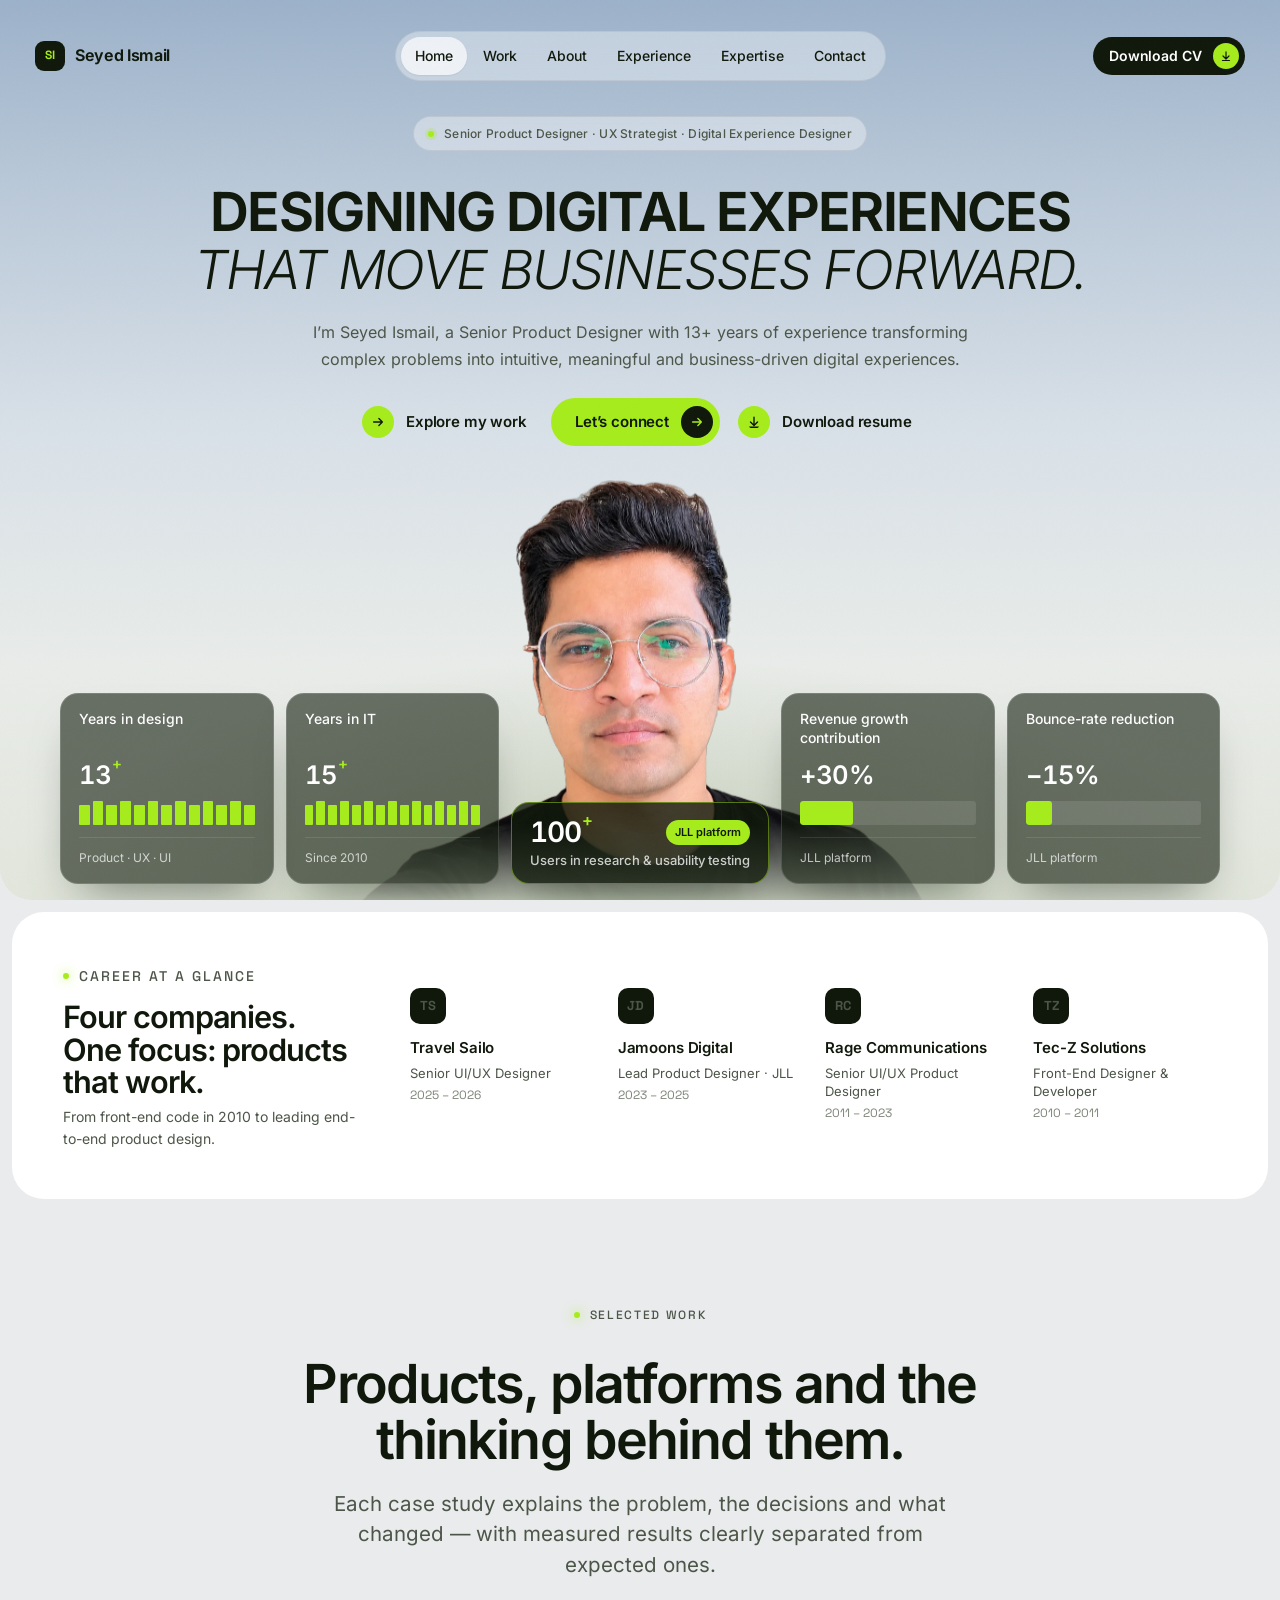
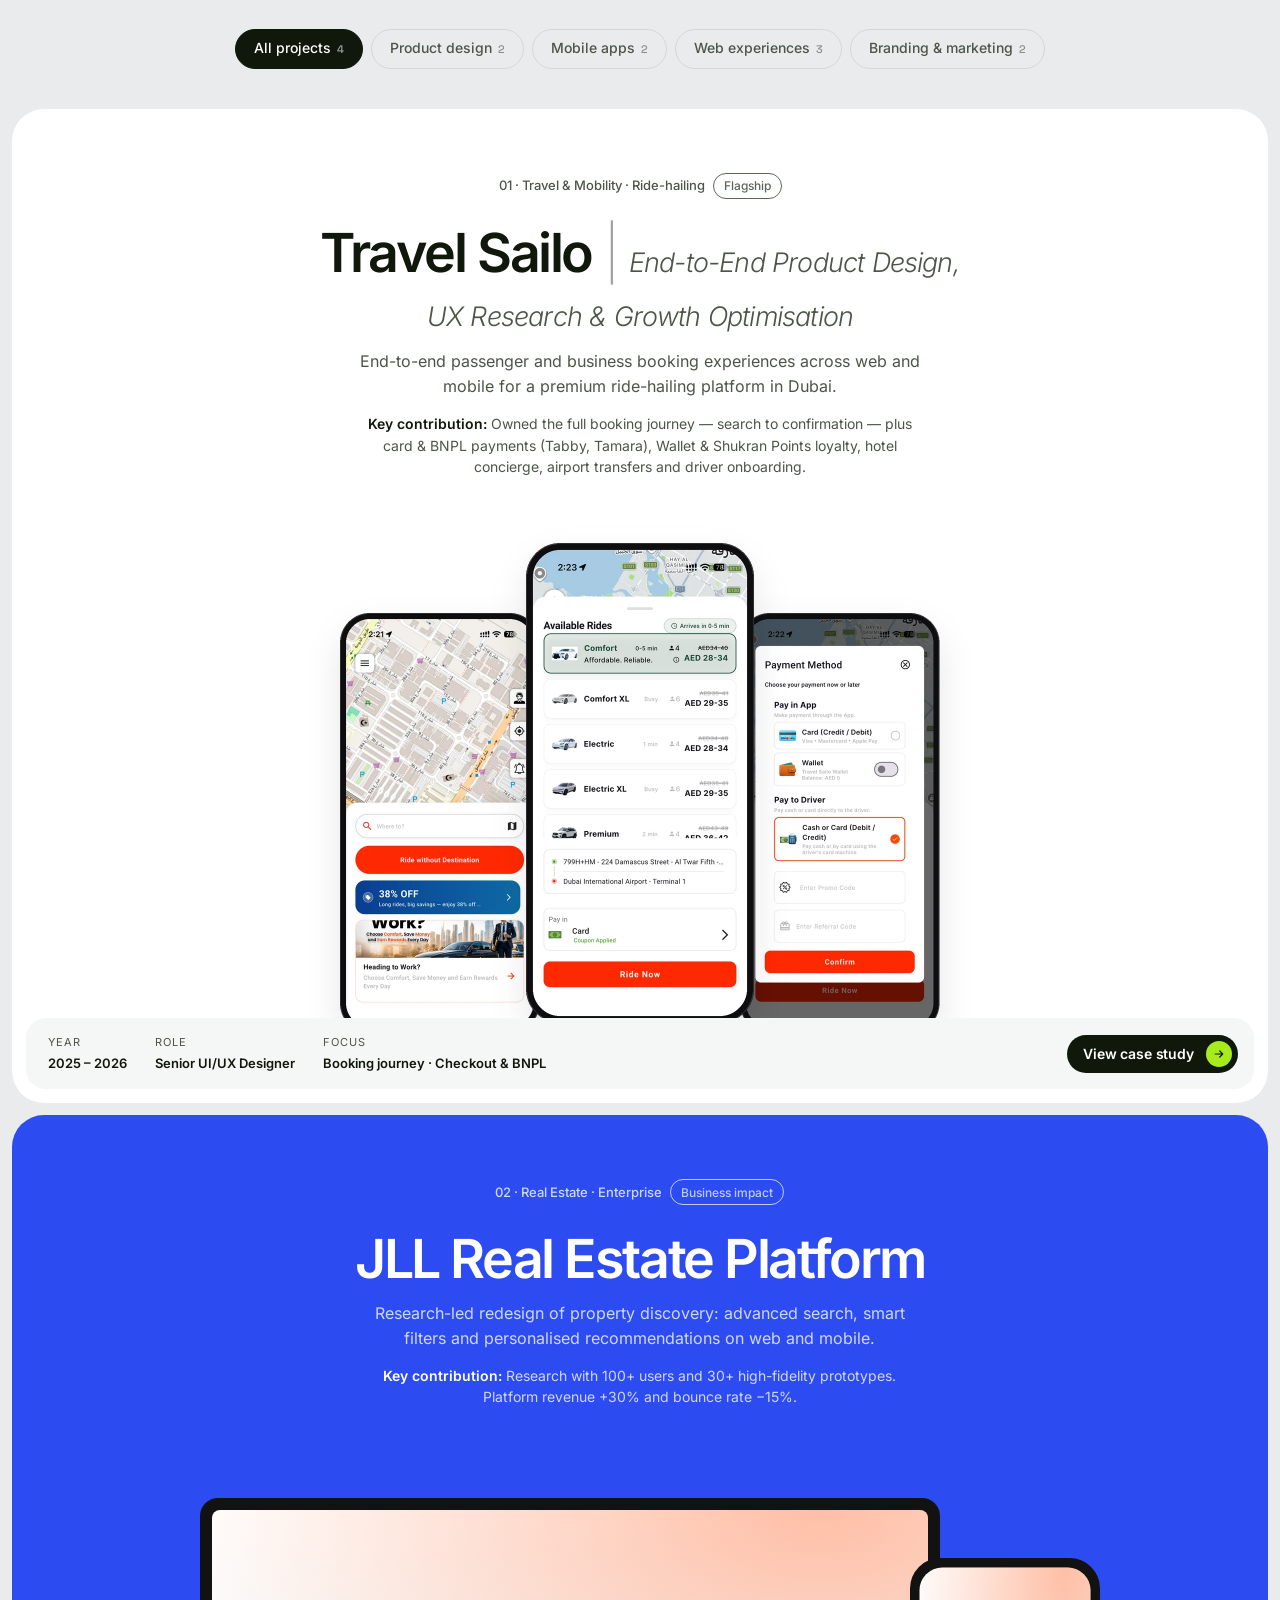
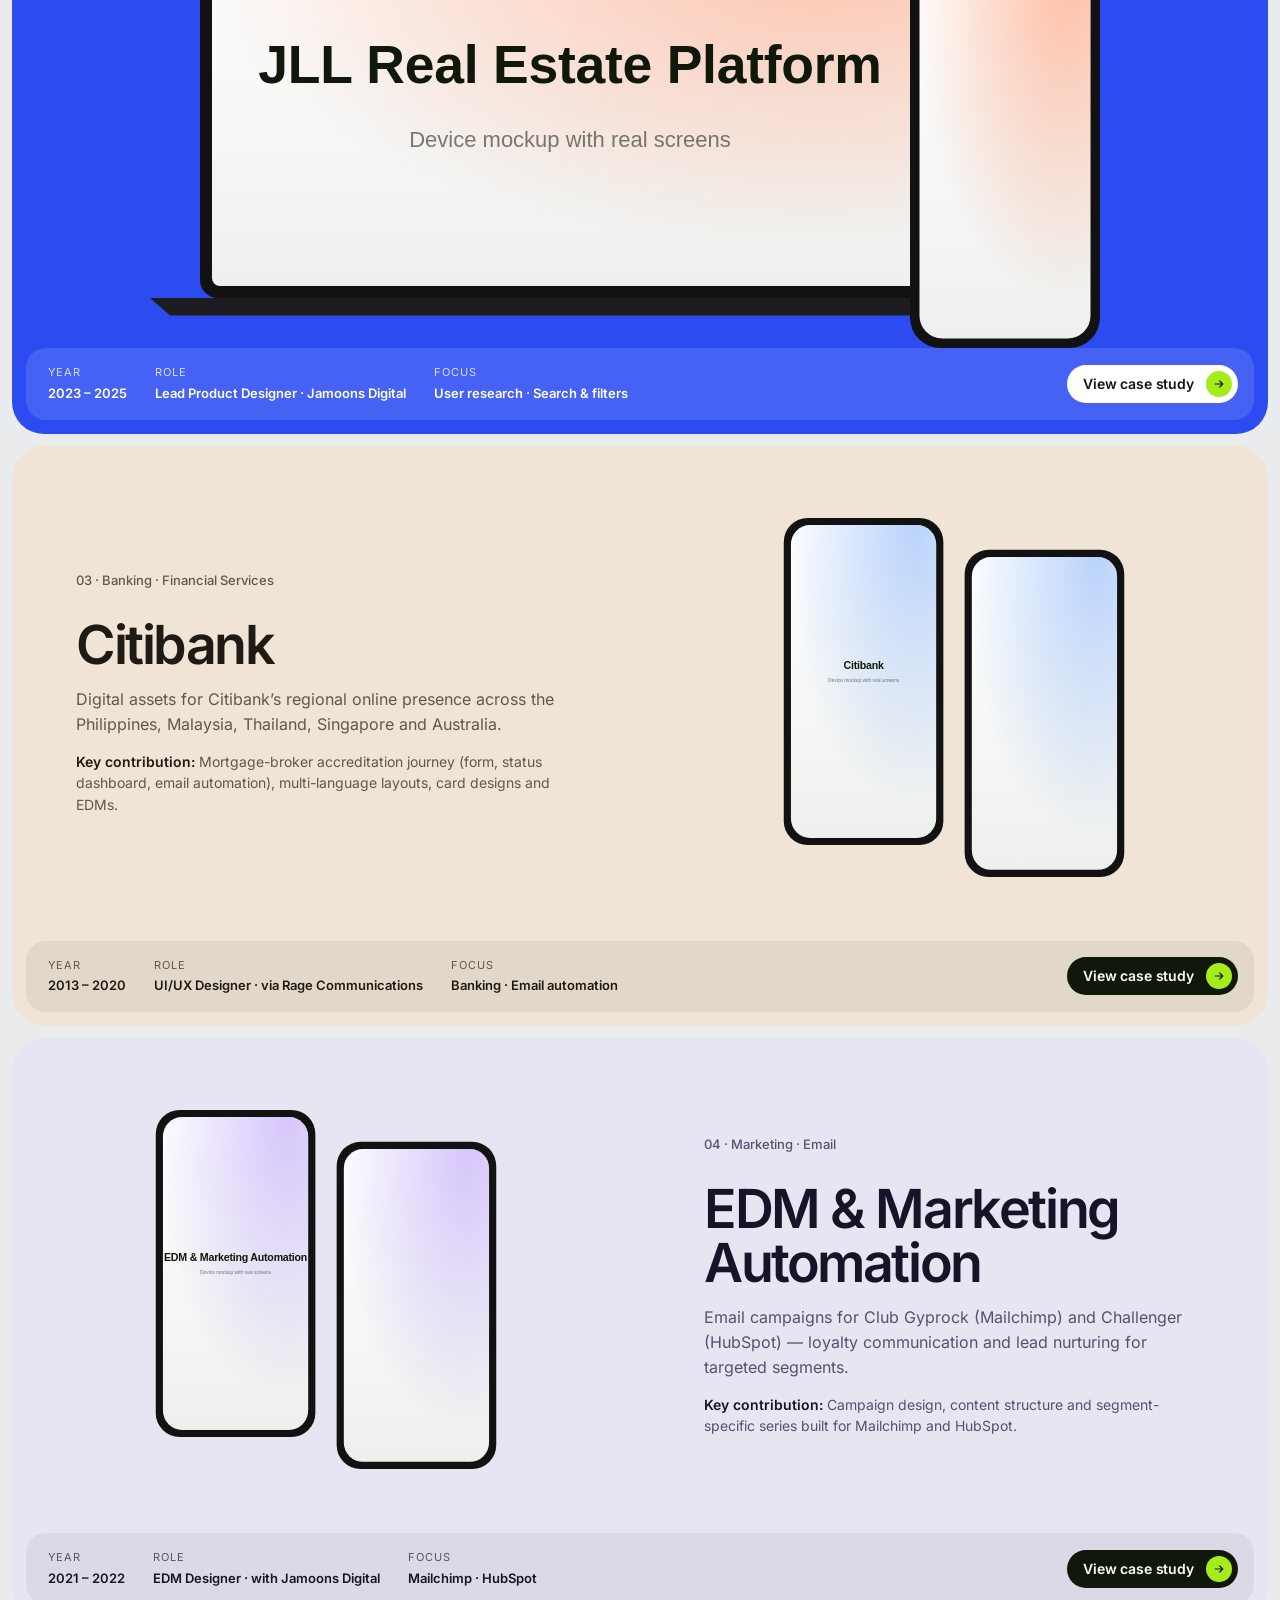
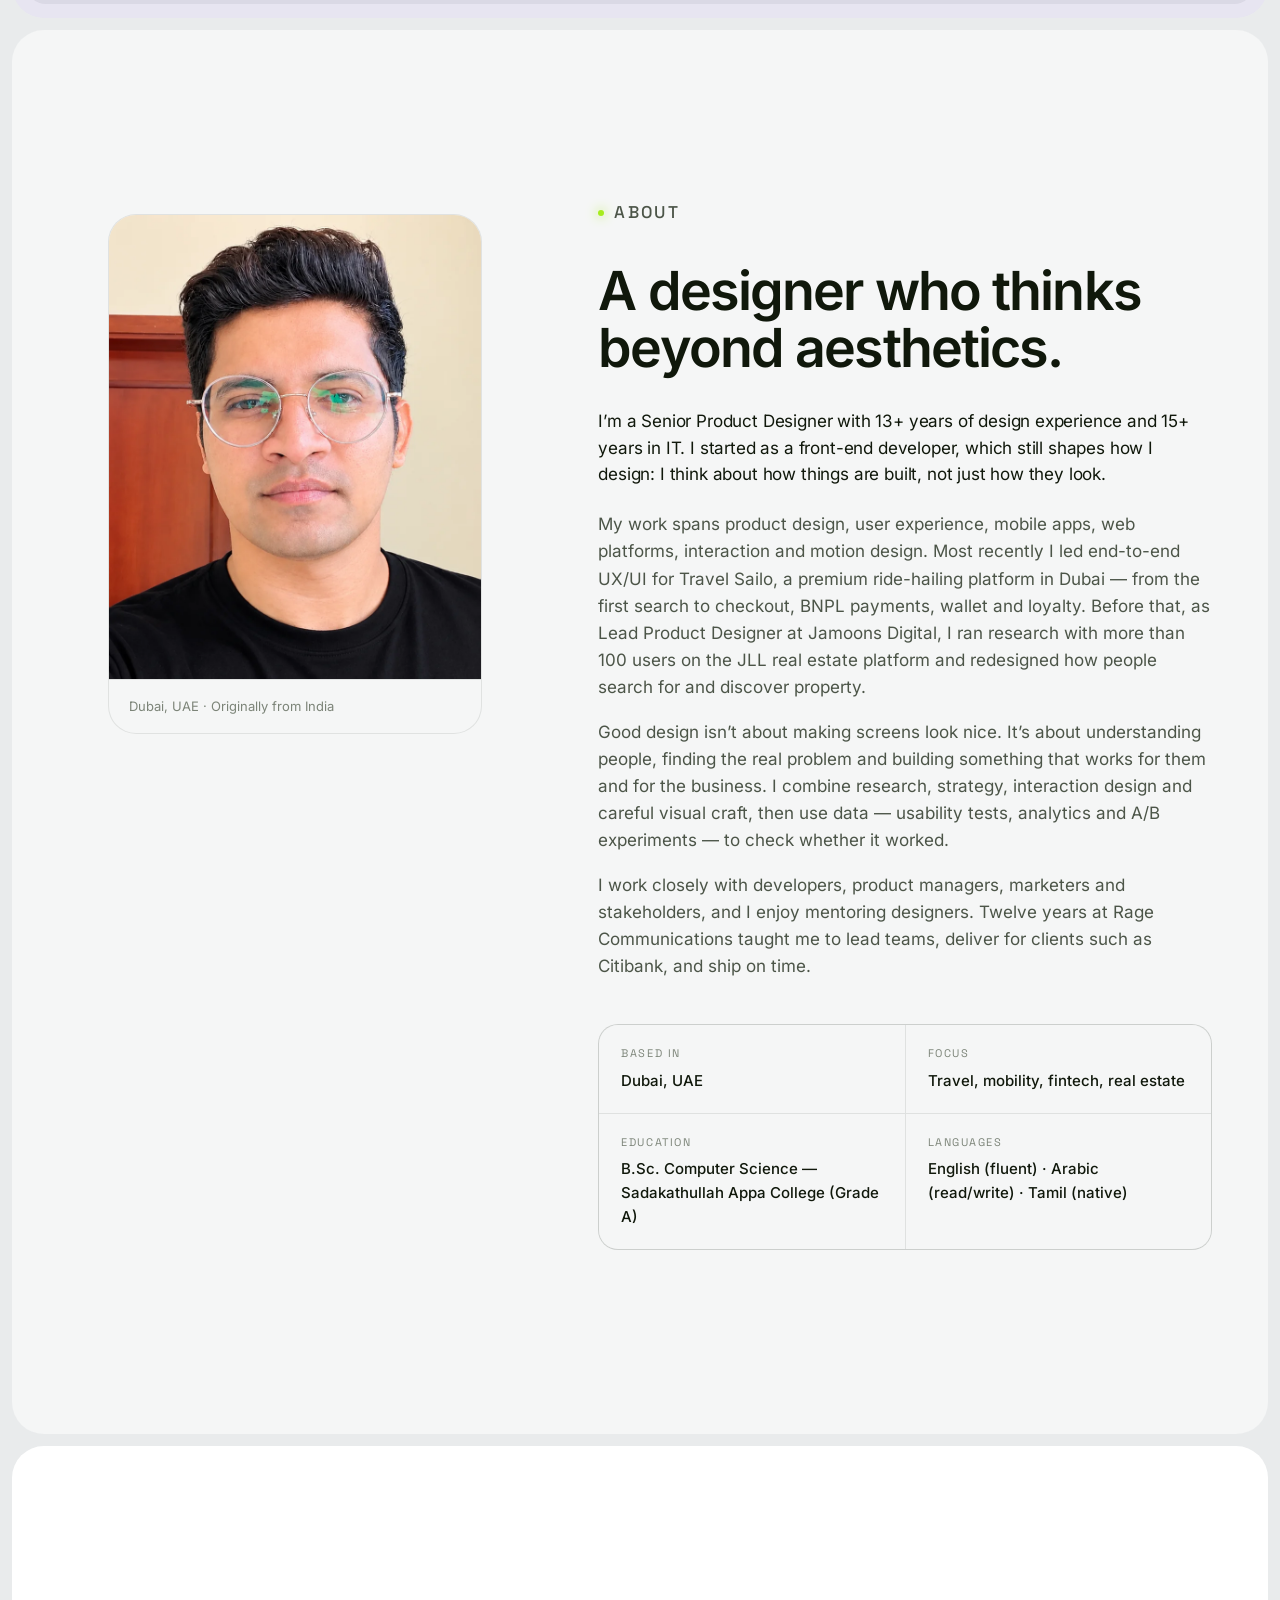
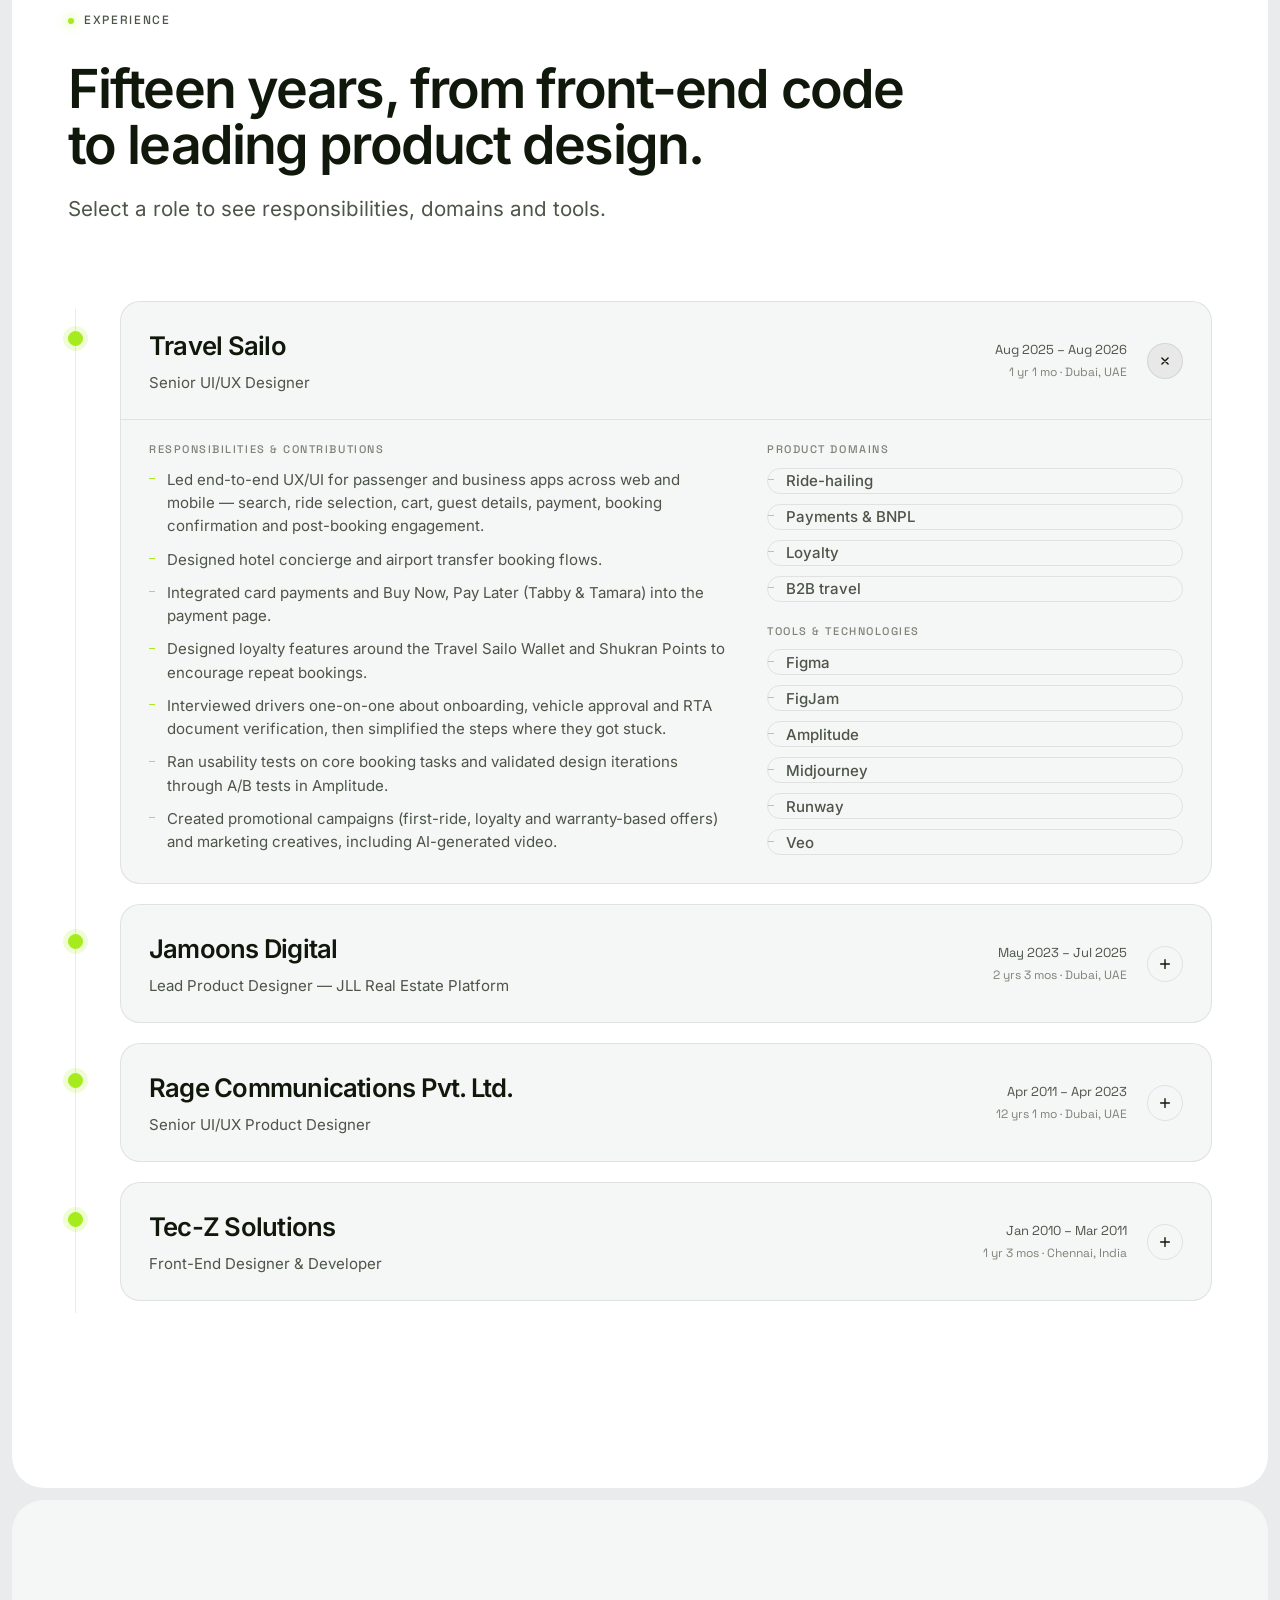
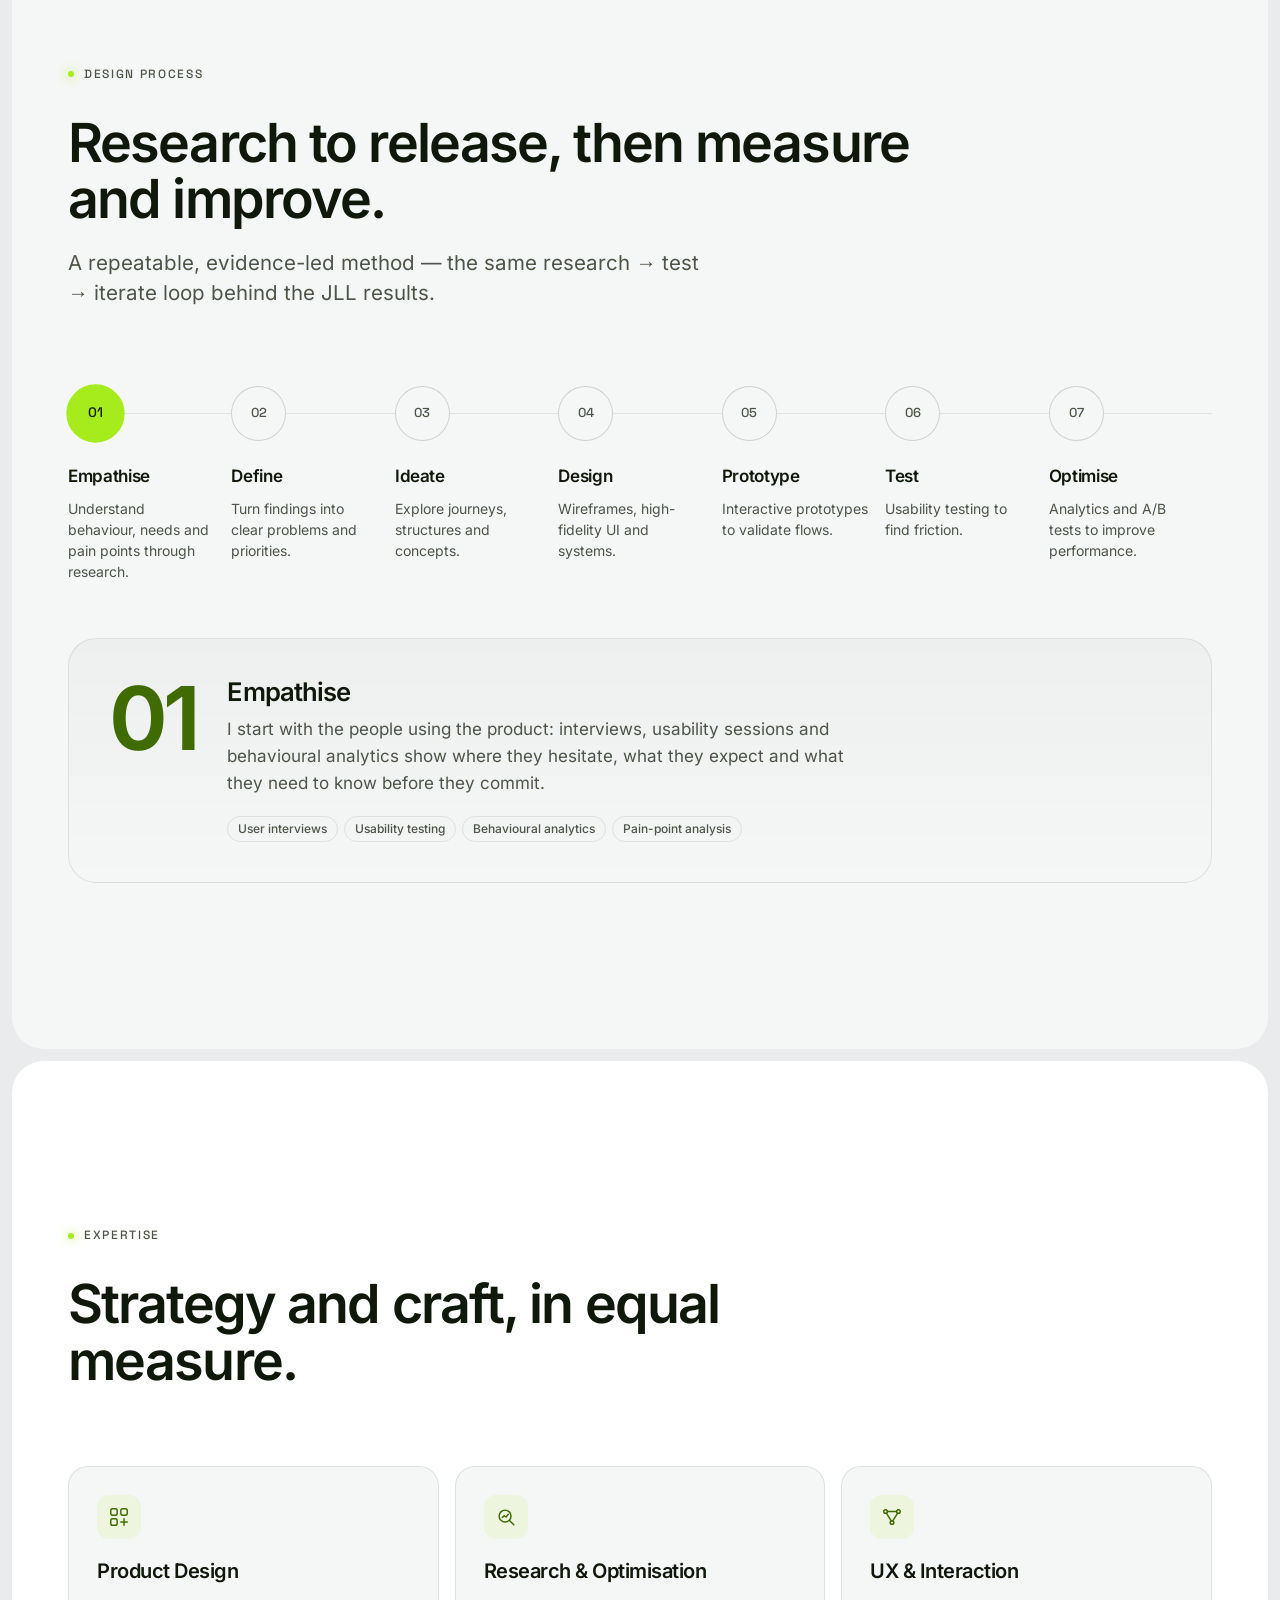
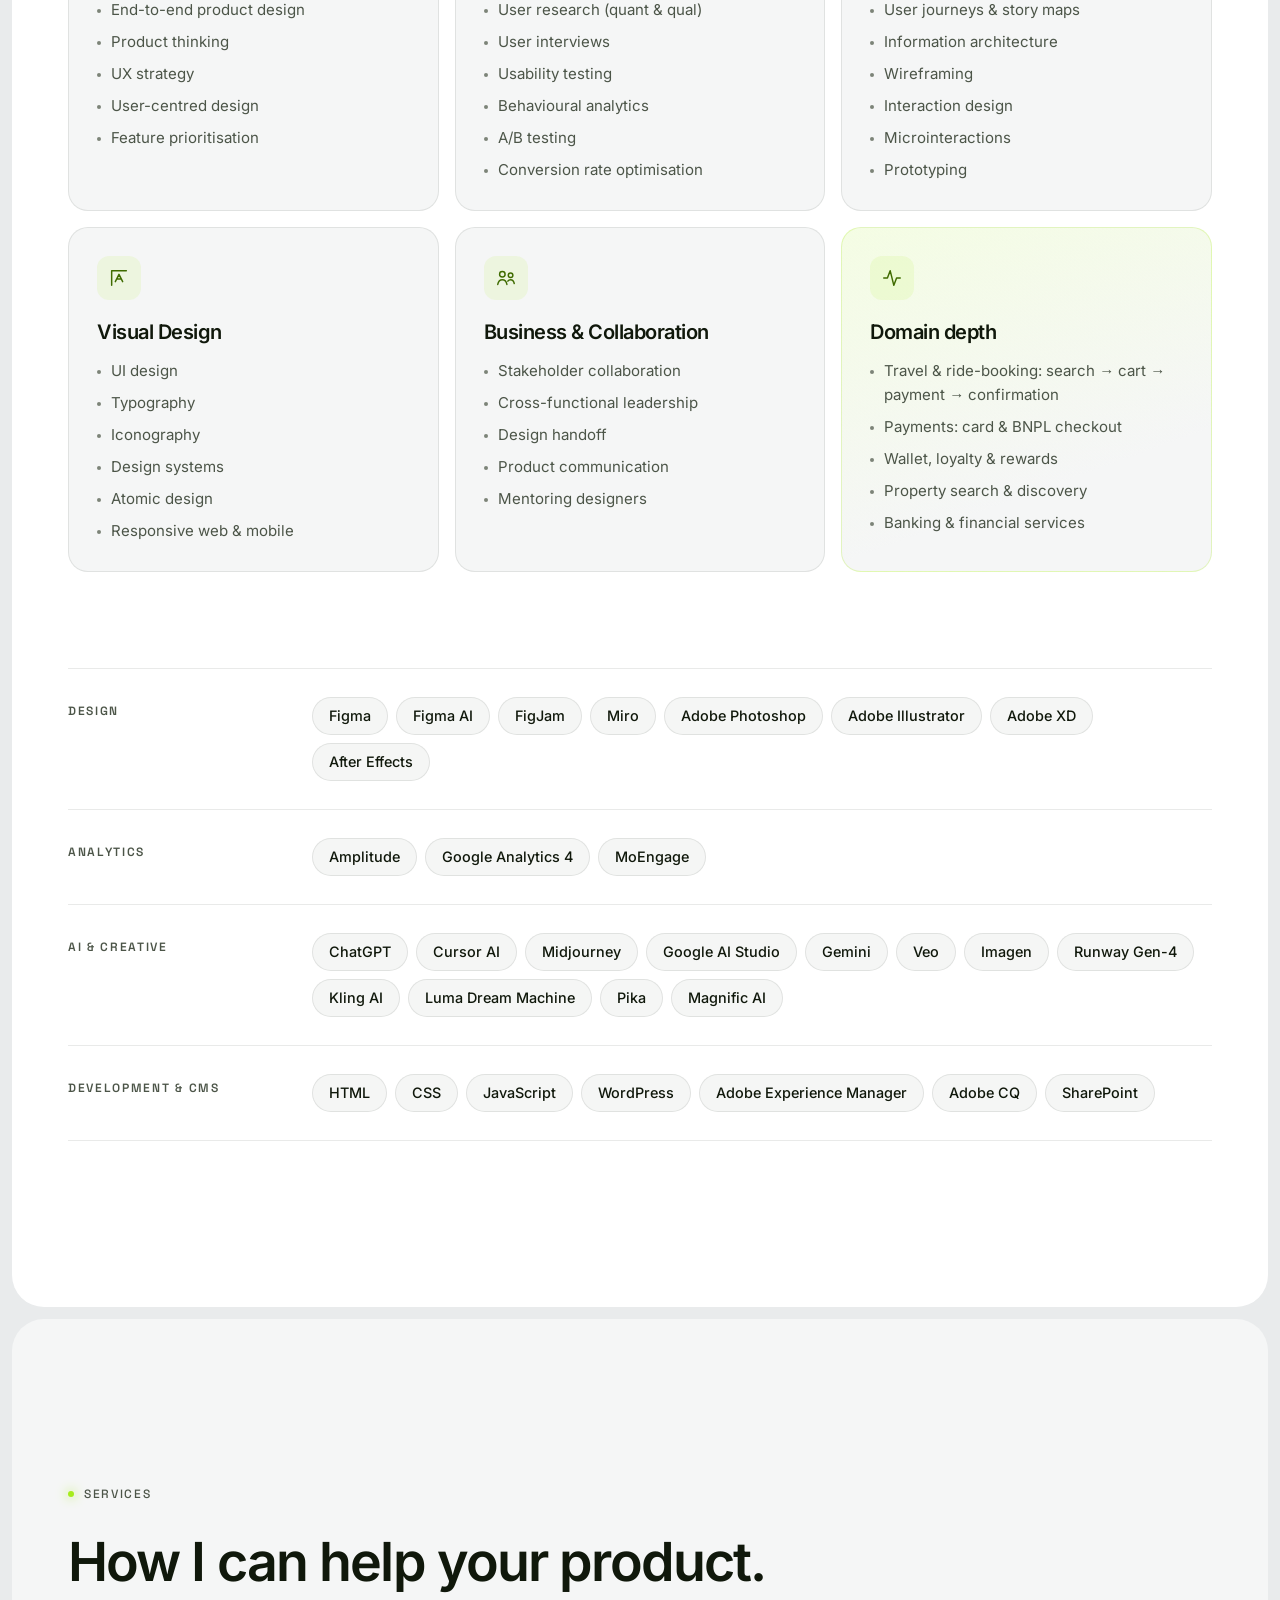
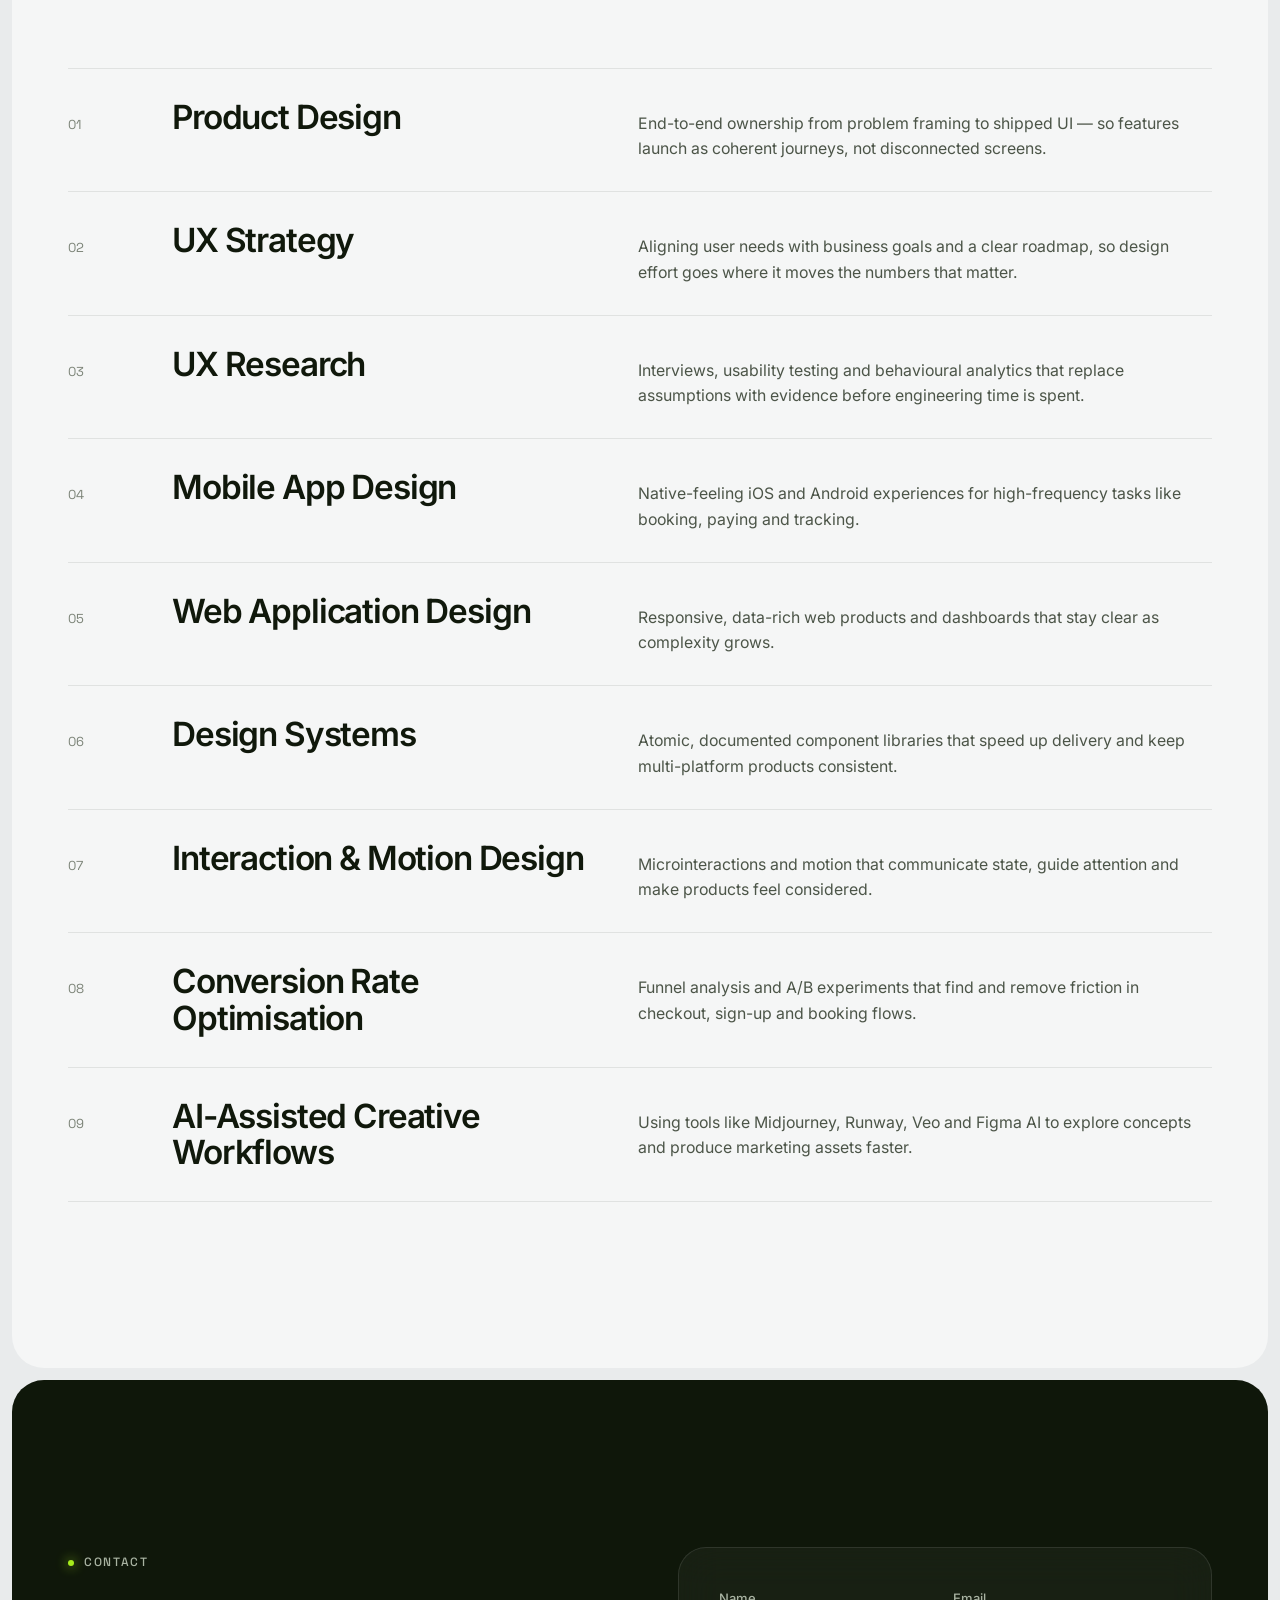
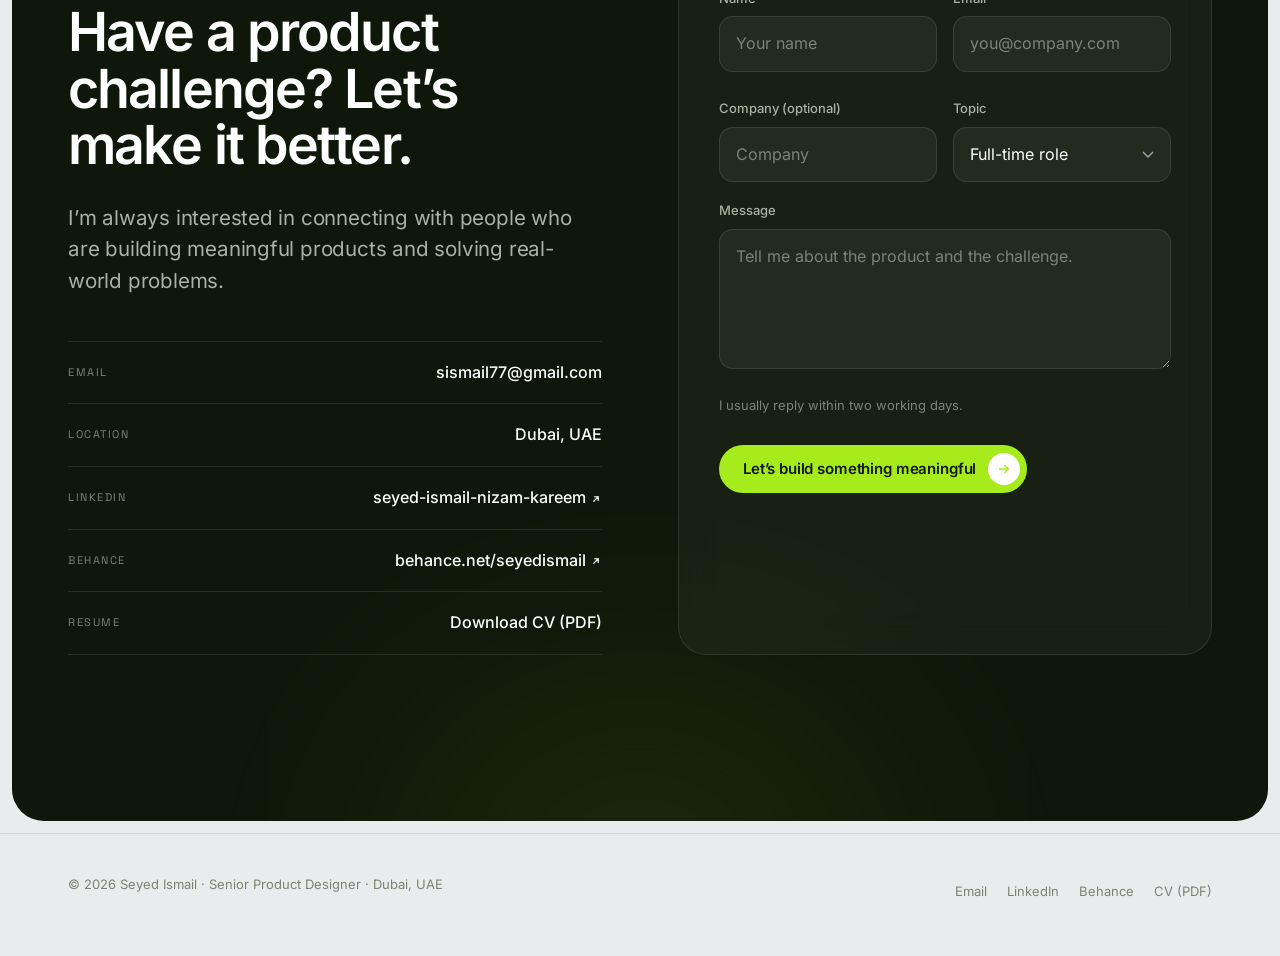
<file: index.html>
<!DOCTYPE html>
<html lang="en" class="no-js" data-theme="sky-light" data-review="on">
<head>
<meta charset="utf-8">
<meta name="viewport" content="width=device-width, initial-scale=1, viewport-fit=cover">
<title>Seyed Ismail — Senior Product Designer in Dubai | UX Strategist</title>
<meta name="description" content="Senior Product Designer and UX Strategist in Dubai with 13+ years of design experience. End-to-end product design for travel, mobility, real estate and fintech — research, UX strategy and high-quality UI.">
<meta name="author" content="Seyed Ismail">
<meta name="theme-color" content="#9cb2ca">
<meta name="color-scheme" content="dark">
<link rel="canonical" href="https://seyed-ismail-portfolio.vercel.app/">
<meta property="og:type" content="website">
<meta property="og:site_name" content="Seyed Ismail — Senior Product Designer">
<meta property="og:title" content="Seyed Ismail — Senior Product Designer in Dubai | UX Strategist">
<meta property="og:description" content="Senior Product Designer and UX Strategist in Dubai with 13+ years of design experience. End-to-end product design for travel, mobility, real estate and fintech — research, UX strategy and high-quality UI.">
<meta property="og:url" content="https://seyed-ismail-portfolio.vercel.app/">
<meta property="og:image" content="https://seyed-ismail-portfolio.vercel.app/assets/images/og-image.png">
<meta property="og:image:width" content="1200">
<meta property="og:image:height" content="630">
<meta name="twitter:card" content="summary_large_image">
<meta name="twitter:title" content="Seyed Ismail — Senior Product Designer in Dubai | UX Strategist">
<meta name="twitter:description" content="Senior Product Designer and UX Strategist in Dubai with 13+ years of design experience. End-to-end product design for travel, mobility, real estate and fintech — research, UX strategy and high-quality UI.">
<meta name="twitter:image" content="https://seyed-ismail-portfolio.vercel.app/assets/images/og-image.png">
<link rel="icon" href="assets/icons/favicon.svg" type="image/svg+xml">
<link rel="icon" href="assets/icons/favicon-32.png" sizes="32x32" type="image/png">
<link rel="apple-touch-icon" href="assets/icons/apple-touch-icon.png">
<link rel="manifest" href="site.webmanifest">
<link rel="preload" href="assets/fonts/inter-var.woff2" as="font" type="font/woff2" crossorigin>
<link rel="stylesheet" href="css/style.css">
<link rel="stylesheet" href="css/themes.css">
<link rel="stylesheet" href="css/animations.css">
<link rel="stylesheet" href="css/responsive.css">
<script type="application/ld+json">{"@context":"https://schema.org","@type":"Person","name":"Seyed Ismail","jobTitle":"Senior Product Designer","description":"Senior Product Designer and UX Strategist in Dubai with 13+ years of design experience across travel, mobility, real estate and financial services.","email":"mailto:sismail77@gmail.com","url":"https://seyed-ismail-portfolio.vercel.app/","address":{"@type":"PostalAddress","addressLocality":"Dubai","addressCountry":"AE"},"alumniOf":{"@type":"CollegeOrUniversity","name":"Sadakathullah Appa College"},"knowsLanguage":["English","Arabic","Tamil"],"sameAs":["https://www.linkedin.com/in/seyed-ismail-nizam-kareem","https://www.behance.net/seyedismail"],"knowsAbout":["Product Design","UX Strategy","User Research","Usability Testing","Design Systems","Conversion Rate Optimisation"]}</script>

<script defer src="js/main.js"></script>
<script defer src="js/animations.js"></script>
<script defer src="js/interactions.js"></script>
</head>
<body>
<div class="loader" aria-hidden="true"><div class="loader__mark"><span class="wordmark__mark">SI</span><span class="loader__bar"><i></i></span></div></div><div class="page-fade" aria-hidden="true"></div>
<div class="grain" aria-hidden="true"></div>

<a class="skip-link" href="#main">Skip to content</a>
<header class="nav" role="banner">
  <nav class="nav__inner" aria-label="Primary">
    <a class="wordmark" href="#home" aria-label="Seyed Ismail — home"><span class="wordmark__mark" aria-hidden="true">SI</span><span>Seyed Ismail</span></a>
    <ul class="nav__links"><li><a href="#home">Home</a></li><li><a href="#work">Work</a></li><li><a href="#about">About</a></li><li><a href="#experience">Experience</a></li><li><a href="#expertise">Expertise</a></li><li><a href="#contact">Contact</a></li></ul>
    <div class="nav__actions">
      <a class="btn btn--sm" href="assets/cv/Seyed_Ismail_Senior_Product_Designer_CV.pdf" download data-magnetic="0.25">Download CV <svg class="down" viewBox="0 0 16 16" fill="none" aria-hidden="true"><path d="M8 2.5v9M4 8l4 4 4-4M3 14h10" stroke="currentColor" stroke-width="1.6" stroke-linecap="round" stroke-linejoin="round"/></svg></a>
      <button class="nav__toggle" type="button" aria-expanded="false" aria-controls="mobile-menu" aria-label="Open menu"><span></span><span></span></button>
    </div>
  </nav>
</header>
<nav aria-label="Section navigation"><ul class="rail"><li><a href="#home"><span class="ico"><svg viewBox="0 0 24 24" fill="none" stroke="currentColor" stroke-width="1.7" stroke-linecap="round" stroke-linejoin="round" aria-hidden="true"><path d="M4 11 12 4l8 7v8a1 1 0 0 1-1 1h-4v-6h-6v6H5a1 1 0 0 1-1-1z"/></svg></span>Home</a></li><li><a href="#work"><span class="ico"><svg viewBox="0 0 24 24" fill="none" stroke="currentColor" stroke-width="1.7" stroke-linecap="round" stroke-linejoin="round" aria-hidden="true"><rect x="3" y="7" width="18" height="13" rx="2"/><path d="M8 7V5a2 2 0 0 1 2-2h4a2 2 0 0 1 2 2v2"/></svg></span>Work</a></li><li><a href="#about"><span class="ico"><svg viewBox="0 0 24 24" fill="none" stroke="currentColor" stroke-width="1.7" stroke-linecap="round" stroke-linejoin="round" aria-hidden="true"><circle cx="12" cy="8" r="4"/><path d="M4 21c1-4 4-6 8-6s7 2 8 6"/></svg></span>About</a></li><li><a href="#experience"><span class="ico"><svg viewBox="0 0 24 24" fill="none" stroke="currentColor" stroke-width="1.7" stroke-linecap="round" stroke-linejoin="round" aria-hidden="true"><path d="M12 7v5l3 2"/><circle cx="12" cy="12" r="9"/></svg></span>Experience</a></li><li><a href="#expertise"><span class="ico"><svg viewBox="0 0 24 24" fill="none" stroke="currentColor" stroke-width="1.7" stroke-linecap="round" stroke-linejoin="round" aria-hidden="true"><path d="m12 3 2.6 5.6 6.1.7-4.5 4.2 1.2 6L12 16.6 6.6 19.5l1.2-6L3.3 9.3l6.1-.7z"/></svg></span>Expertise</a></li><li><a href="#contact"><span class="ico"><svg viewBox="0 0 24 24" fill="none" stroke="currentColor" stroke-width="1.7" stroke-linecap="round" stroke-linejoin="round" aria-hidden="true"><rect x="3" y="5" width="18" height="14" rx="2"/><path d="m3 7 9 6 9-6"/></svg></span>Contact</a></li><li class="rail__cv"><a href="assets/cv/Seyed_Ismail_Senior_Product_Designer_CV.pdf" download><span class="ico"><svg viewBox="0 0 24 24" fill="none" stroke="currentColor" stroke-width="1.7" stroke-linecap="round" stroke-linejoin="round" aria-hidden="true"><path d="M12 3v12M7 10l5 5 5-5M5 21h14"/></svg></span>CV</a></li></ul></nav>
<div class="mobile-menu" id="mobile-menu" aria-hidden="true">
  <ul><li><a class="mobile-menu__link" href="#home"><small>01</small>Home</a></li><li><a class="mobile-menu__link" href="#work"><small>02</small>Work</a></li><li><a class="mobile-menu__link" href="#about"><small>03</small>About</a></li><li><a class="mobile-menu__link" href="#experience"><small>04</small>Experience</a></li><li><a class="mobile-menu__link" href="#expertise"><small>05</small>Expertise</a></li><li><a class="mobile-menu__link" href="#contact"><small>06</small>Contact</a></li></ul>
  <div class="mobile-menu__foot">
    <a class="btn btn--accent" href="assets/cv/Seyed_Ismail_Senior_Product_Designer_CV.pdf" download>Download CV <svg class="down" viewBox="0 0 16 16" fill="none" aria-hidden="true"><path d="M8 2.5v9M4 8l4 4 4-4M3 14h10" stroke="currentColor" stroke-width="1.6" stroke-linecap="round" stroke-linejoin="round"/></svg></a>
    <a class="btn btn--ghost" href="mailto:sismail77@gmail.com">sismail77@gmail.com</a>
  </div>
</div>
<main id="main">

<!-- ============================== HERO ============================== -->
<section class="hero" id="home" aria-labelledby="hero-title">
  <div class="hero__ground" aria-hidden="true"></div>
  <div class="hero__content">
    <p class="hero__descriptor" data-hero-fade>Senior Product Designer · UX Strategist · Digital Experience Designer</p>
    <h1 class="hero__title" id="hero-title"><span class="line"><span>Designing digital experiences</span></span><span class="line line--italic"><span>that move businesses forward.</span></span></h1>
    <p class="hero__sub" data-hero-fade style="--d:.1s">I’m Seyed Ismail, a Senior Product Designer with 13+ years of experience transforming complex problems into intuitive, meaningful and business-driven digital experiences.</p>
    <div class="hero__ctas" data-hero-fade style="--d:.2s">
      <a class="btn btn--text" href="#work"><svg class="arrow" viewBox="0 0 16 16" fill="none" aria-hidden="true"><path d="M3 8h10M9 4l4 4-4 4" stroke="currentColor" stroke-width="1.6" stroke-linecap="round" stroke-linejoin="round"/></svg>Explore my work</a>
      <a class="btn btn--accent" href="#contact" data-magnetic>Let’s connect <svg class="arrow" viewBox="0 0 16 16" fill="none" aria-hidden="true"><path d="M3 8h10M9 4l4 4-4 4" stroke="currentColor" stroke-width="1.6" stroke-linecap="round" stroke-linejoin="round"/></svg></a>
      <a class="btn btn--text" href="assets/cv/Seyed_Ismail_Senior_Product_Designer_CV.pdf" download><svg class="down" viewBox="0 0 16 16" fill="none" aria-hidden="true"><path d="M8 2.5v9M4 8l4 4 4-4M3 14h10" stroke="currentColor" stroke-width="1.6" stroke-linecap="round" stroke-linejoin="round"/></svg>Download resume</a>
    </div>
  </div>
  <figure class="hero__portrait" data-hero-fade style="--d:.3s">
    <img src="assets/images/seyed-ismail-hero.webp" width="1231" height="921" alt="Seyed Ismail, Senior Product Designer" fetchpriority="high" decoding="async" data-parallax="0.04">
  </figure>
  <div class="hero-cards" aria-label="Experience in numbers" data-hero-fade style="--d:.45s">
    <div class="hero-card">
      <p class="hero-card__label">Years in design</p>
      <p class="hero-card__value"><span data-count="13">13</span><sup>+</sup></p>
      <div class="hero-card__ticks" aria-hidden="true"><span></span><span></span><span></span><span></span><span></span><span></span><span></span><span></span><span></span><span></span><span></span><span></span><span></span></div>
      <p class="hero-card__foot"><span>Product · UX · UI</span></p>
    </div>
    <div class="hero-card">
      <p class="hero-card__label">Years in IT</p>
      <p class="hero-card__value"><span data-count="15">15</span><sup>+</sup></p>
      <div class="hero-card__ticks" aria-hidden="true"><span></span><span></span><span></span><span></span><span></span><span></span><span></span><span></span><span></span><span></span><span></span><span></span><span></span><span></span><span></span></div>
      <p class="hero-card__foot"><span>Since 2010</span></p>
    </div>
    <div class="hero-card hero-card--center">
      <p class="hero-card__row"><span class="hero-card__value"><span data-count="100">100</span><sup>+</sup></span><span class="hero-card__chip">JLL platform</span></p>
      <p class="hero-card__label">Users in research &amp; usability testing</p>
    </div>
    <div class="hero-card">
      <p class="hero-card__label">Revenue growth contribution</p>
      <p class="hero-card__value"><span data-count="30" data-prefix="+" data-suffix="%">+30%</span></p>
      <div class="hero-card__bar" aria-hidden="true"><i style="--w:30%"></i></div>
      <p class="hero-card__foot"><span>JLL platform</span></p>
    </div>
    <div class="hero-card">
      <p class="hero-card__label">Bounce-rate reduction</p>
      <p class="hero-card__value"><span data-count="15" data-prefix="−" data-suffix="%">−15%</span></p>
      <div class="hero-card__bar" aria-hidden="true"><i style="--w:15%"></i></div>
      <p class="hero-card__foot"><span>JLL platform</span></p>
    </div>
  </div>
</section>

<!-- ============================== CAREER STRIP ============================== -->
<section class="panel strip" aria-labelledby="strip-title">
  <div class="strip__intro" data-reveal>
    <p class="eyebrow">Career at a glance</p>
    <h2 id="strip-title">Four companies. One focus: products that work.</h2>
    <p>From front-end code in 2010 to leading end-to-end product design.</p>
  </div>
  <ul class="strip__list" data-stagger>
    <li class="strip__item" data-reveal><a href="#experience"><span class="strip__mono" aria-hidden="true">TS</span><strong>Travel Sailo</strong><span>Senior UI/UX Designer</span><small>2025 – 2026</small></a></li>
    <li class="strip__item" data-reveal><a href="#experience"><span class="strip__mono" aria-hidden="true">JD</span><strong>Jamoons Digital</strong><span>Lead Product Designer · JLL</span><small>2023 – 2025</small></a></li>
    <li class="strip__item" data-reveal><a href="#experience"><span class="strip__mono" aria-hidden="true">RC</span><strong>Rage Communications</strong><span>Senior UI/UX Product Designer</span><small>2011 – 2023</small></a></li>
    <li class="strip__item" data-reveal><a href="#experience"><span class="strip__mono" aria-hidden="true">TZ</span><strong>Tec-Z Solutions</strong><span>Front-End Designer &amp; Developer</span><small>2010 – 2011</small></a></li>
  </ul>
</section>

<!-- ============================== WORK ============================== -->
<section class="section panel panel--clear" id="work" aria-labelledby="work-title" style="padding-top:clamp(4rem,8vw,6rem);padding-bottom:0">
  <div class="container" style="max-width:1400px;padding-inline:0">
    <header class="section-head work-head">
      <p class="eyebrow" data-reveal>Selected work</p>
      <h2 id="work-title" data-reveal>Products, platforms and the thinking behind them.</h2>
      <p data-reveal>Each case study explains the problem, the decisions and what changed — with measured results clearly separated from expected ones.</p>
    </header>
    <div class="filters" role="group" aria-label="Filter projects" data-filters data-reveal>
      <button class="filter" type="button" data-filter="all" aria-pressed="true">All projects</button>
      <button class="filter" type="button" data-filter="product" aria-pressed="false">Product design</button>
      <button class="filter" type="button" data-filter="mobile" aria-pressed="false">Mobile apps</button>
      <button class="filter" type="button" data-filter="web" aria-pressed="false">Web experiences</button>
      <button class="filter" type="button" data-filter="branding" aria-pressed="false">Branding & marketing</button>
    </div>
    <p class="visually-hidden" id="filter-status" aria-live="polite"></p>
    <div class="work-grid">
<article class="pcard pcard--wide" data-categories="product mobile web" style="" data-reveal>
  <div class="pcard__text">
    <p class="pcard__kicker"><span>01 · Travel & Mobility · Ride-hailing</span><span class="tag">Flagship</span></p>
    <h3 class="pcard__title">Travel Sailo <span class="title-sep" aria-hidden="true">|</span><span class="visually-hidden"> — </span> <span class="title-sub">End-to-End Product Design, UX Research &amp; Growth Optimisation</span></h3>
    <p class="pcard__desc">End-to-end passenger and business booking experiences across web and mobile for a premium ride-hailing platform in Dubai.</p>
    <p class="pcard__contrib"><strong>Key contribution:</strong> Owned the full booking journey — search to confirmation — plus card & BNPL payments (Tabby, Tamara), Wallet & Shukran Points loyalty, hotel concierge, airport transfers and driver onboarding.</p>
  </div>
  <div class="pcard__media"><img src="assets/projects/travel-sailo/cover.webp" width="2000" height="1000" alt="Travel Sailo — device mockup" loading="lazy" decoding="async"></div>
  <div class="pcard__foot"><ul class="pcard__facts"><li><small>Year</small><span>2025 – 2026</span></li><li><small>Role</small><span>Senior UI/UX Designer</span></li><li><small>Focus</small><span>Booking journey · Checkout & BNPL</span></li></ul><a class="btn btn--sm pcard__cta" href="projects/travel-sailo.html" aria-label="View the Travel Sailo case study">View case study <svg class="arrow" viewBox="0 0 16 16" fill="none" aria-hidden="true"><path d="M3 8h10M9 4l4 4-4 4" stroke="currentColor" stroke-width="1.6" stroke-linecap="round" stroke-linejoin="round"/></svg></a></div>
</article>
<article class="pcard pcard--wide" data-categories="product web mobile" style="--pc-bg:#2c4cf2;--pc-text:#fff;--pc-text-2:rgba(255,255,255,.78);--pc-foot:rgba(255,255,255,.12);--pc-btn-bg:#fff;--pc-btn-fg:#10180b" data-reveal>
  <div class="pcard__text">
    <p class="pcard__kicker"><span>02 · Real Estate · Enterprise</span><span class="tag">Business impact</span></p>
    <h3 class="pcard__title">JLL Real Estate Platform</h3>
    <p class="pcard__desc">Research-led redesign of property discovery: advanced search, smart filters and personalised recommendations on web and mobile.</p>
    <p class="pcard__contrib"><strong>Key contribution:</strong> Research with 100+ users and 30+ high-fidelity prototypes. Platform revenue +30% and bounce rate −15%.</p>
  </div>
  <div class="pcard__media"><img src="assets/projects/jll/cover.svg" width="2000" height="1000" alt="JLL Real Estate Platform — device mockup" loading="lazy" decoding="async"></div>
  <div class="pcard__foot"><ul class="pcard__facts"><li><small>Year</small><span>2023 – 2025</span></li><li><small>Role</small><span>Lead Product Designer · Jamoons Digital</span></li><li><small>Focus</small><span>User research · Search & filters</span></li></ul><a class="btn btn--sm pcard__cta" href="projects/jll.html" aria-label="View the JLL Real Estate Platform case study">View case study <svg class="arrow" viewBox="0 0 16 16" fill="none" aria-hidden="true"><path d="M3 8h10M9 4l4 4-4 4" stroke="currentColor" stroke-width="1.6" stroke-linecap="round" stroke-linejoin="round"/></svg></a></div>
</article>
<article class="pcard pcard--wide pcard--split" data-categories="web branding" style="--pc-bg:#efe4d5;--pc-text:#1f1a14;--pc-text-2:#625849;--pc-foot:rgba(31,26,20,.06)" data-reveal>
  <div class="pcard__text">
    <p class="pcard__kicker"><span>03 · Banking · Financial Services</span></p>
    <h3 class="pcard__title">Citibank</h3>
    <p class="pcard__desc">Digital assets for Citibank’s regional online presence across the Philippines, Malaysia, Thailand, Singapore and Australia.</p>
    <p class="pcard__contrib"><strong>Key contribution:</strong> Mortgage-broker accreditation journey (form, status dashboard, email automation), multi-language layouts, card designs and EDMs.</p>
  </div>
  <div class="pcard__media"><img src="assets/projects/citibank/cover.svg" width="1200" height="900" alt="Citibank — device mockup" loading="lazy" decoding="async"></div>
  <div class="pcard__foot"><ul class="pcard__facts"><li><small>Year</small><span>2013 – 2020</span></li><li><small>Role</small><span>UI/UX Designer · via Rage Communications</span></li><li><small>Focus</small><span>Banking · Email automation</span></li></ul><a class="btn btn--sm pcard__cta" href="projects/citibank.html" aria-label="View the Citibank case study">View case study <svg class="arrow" viewBox="0 0 16 16" fill="none" aria-hidden="true"><path d="M3 8h10M9 4l4 4-4 4" stroke="currentColor" stroke-width="1.6" stroke-linecap="round" stroke-linejoin="round"/></svg></a></div>
</article>
<article class="pcard pcard--wide pcard--split pcard--rev" data-categories="branding" style="--pc-bg:#e7e5f1;--pc-text:#17142a;--pc-text-2:#565170;--pc-foot:rgba(23,20,42,.06)" data-reveal>
  <div class="pcard__text">
    <p class="pcard__kicker"><span>04 · Marketing · Email</span></p>
    <h3 class="pcard__title">EDM & Marketing Automation</h3>
    <p class="pcard__desc">Email campaigns for Club Gyprock (Mailchimp) and Challenger (HubSpot) — loyalty communication and lead nurturing for targeted segments.</p>
    <p class="pcard__contrib"><strong>Key contribution:</strong> Campaign design, content structure and segment-specific series built for Mailchimp and HubSpot.</p>
  </div>
  <div class="pcard__media"><img src="assets/projects/edm-campaigns/cover.svg" width="1200" height="900" alt="EDM & Marketing Automation — device mockup" loading="lazy" decoding="async"></div>
  <div class="pcard__foot"><ul class="pcard__facts"><li><small>Year</small><span>2021 – 2022</span></li><li><small>Role</small><span>EDM Designer · with Jamoons Digital</span></li><li><small>Focus</small><span>Mailchimp · HubSpot</span></li></ul><a class="btn btn--sm pcard__cta" href="projects/edm-campaigns.html" aria-label="View the EDM & Marketing Automation case study">View case study <svg class="arrow" viewBox="0 0 16 16" fill="none" aria-hidden="true"><path d="M3 8h10M9 4l4 4-4 4" stroke="currentColor" stroke-width="1.6" stroke-linecap="round" stroke-linejoin="round"/></svg></a></div>
</article>
    </div>
  </div>
</section>


<!-- ============================== ABOUT ============================== -->
<section class="section panel section--alt" id="about" aria-labelledby="about-title">
  <div class="container about__grid">
    <figure class="portrait" data-reveal="scale"><picture><source srcset="assets/images/seyed-ismail-portrait.webp" type="image/webp"><img src="assets/images/seyed-ismail-portrait.jpg" width="800" height="1000" alt="Portrait of Seyed Ismail" loading="lazy" decoding="async"></picture><figcaption>Dubai, UAE · Originally from India</figcaption></figure>
    <div class="about__body">
      <p class="eyebrow" data-reveal>About</p>
      <h2 id="about-title" data-reveal style="margin-top:20px">A designer who thinks beyond aesthetics.</h2>
      <p class="lead" data-reveal>I’m a Senior Product Designer with 13+ years of design experience and 15+ years in IT. I started as a front-end developer, which still shapes how I design: I think about how things are built, not just how they look.</p>
      <p data-reveal>My work spans product design, user experience, mobile apps, web platforms, interaction and motion design. Most recently I led end-to-end UX/UI for Travel Sailo, a premium ride-hailing platform in Dubai — from the first search to checkout, BNPL payments, wallet and loyalty. Before that, as Lead Product Designer at Jamoons Digital, I ran research with more than 100 users on the JLL real estate platform and redesigned how people search for and discover property.</p>
      <p data-reveal>Good design isn’t about making screens look nice. It’s about understanding people, finding the real problem and building something that works for them and for the business. I combine research, strategy, interaction design and careful visual craft, then use data — usability tests, analytics and A/B experiments — to check whether it worked.</p>
      <p data-reveal>I work closely with developers, product managers, marketers and stakeholders, and I enjoy mentoring designers. Twelve years at Rage Communications taught me to lead teams, deliver for clients such as Citibank, and ship on time.</p>
      <dl class="facts" data-reveal>
        <div class="fact"><dt>Based in</dt><dd>Dubai, UAE</dd></div>
        <div class="fact"><dt>Focus</dt><dd>Travel, mobility, fintech, real estate</dd></div>
        <div class="fact"><dt>Education</dt><dd>B.Sc. Computer Science — Sadakathullah Appa College (Grade A)</dd></div>
        <div class="fact"><dt>Languages</dt><dd>English (fluent) · Arabic (read/write) · Tamil (native)</dd></div>
      </dl>
    </div>
  </div>
</section>

<!-- ============================== EXPERIENCE ============================== -->
<section class="section panel" id="experience" aria-labelledby="exp-title">
  <div class="container">
    <header class="section-head">
      <p class="eyebrow" data-reveal>Experience</p>
      <h2 id="exp-title" data-reveal>Fifteen years, from front-end code to leading product design.</h2>
      <p data-reveal>Select a role to see responsibilities, domains and tools.</p>
    </header>
    <div class="timeline"><span class="timeline__progress" aria-hidden="true"></span><ol class="timeline__list">
<li class="role" data-reveal>
  <div class="role__card">
    <button class="role__head" type="button" aria-expanded="true">
      <span><span class="role__company">Travel Sailo</span><span class="role__title">Senior UI/UX Designer</span></span>
      <span class="role__dates">Aug 2025 – Aug 2026<small>1 yr 1 mo · Dubai, UAE</small></span>
      <span class="role__chev" aria-hidden="true"><svg viewBox="0 0 16 16" fill="none" aria-hidden="true"><path d="M8 3v10M3 8h10" stroke="currentColor" stroke-width="1.6" stroke-linecap="round"/></svg></span>
    </button>
    <div class="role__panel"><div><div class="role__content">
      <div><h4>Responsibilities & contributions</h4><ul><li>Led end-to-end UX/UI for passenger and business apps across web and mobile — search, ride selection, cart, guest details, payment, booking confirmation and post-booking engagement.</li><li>Designed hotel concierge and airport transfer booking flows.</li><li>Integrated card payments and Buy Now, Pay Later (Tabby & Tamara) into the payment page.</li><li>Designed loyalty features around the Travel Sailo Wallet and Shukran Points to encourage repeat bookings.</li><li>Interviewed drivers one-on-one about onboarding, vehicle approval and RTA document verification, then simplified the steps where they got stuck.</li><li>Ran usability tests on core booking tasks and validated design iterations through A/B tests in Amplitude.</li><li>Created promotional campaigns (first-ride, loyalty and warranty-based offers) and marketing creatives, including AI-generated video.</li></ul></div>
      <div class="side"><div><h4>Product domains</h4><ul class="tag-list"><li class="tag">Ride-hailing</li><li class="tag">Payments & BNPL</li><li class="tag">Loyalty</li><li class="tag">B2B travel</li></ul></div>
      <div><h4>Tools & technologies</h4><ul class="tag-list"><li class="tag">Figma</li><li class="tag">FigJam</li><li class="tag">Amplitude</li><li class="tag">Midjourney</li><li class="tag">Runway</li><li class="tag">Veo</li></ul></div></div>
    </div></div></div>
  </div>
</li>
<li class="role" data-reveal>
  <div class="role__card">
    <button class="role__head" type="button" aria-expanded="false">
      <span><span class="role__company">Jamoons Digital</span><span class="role__title">Lead Product Designer — JLL Real Estate Platform</span></span>
      <span class="role__dates">May 2023 – Jul 2025<small>2 yrs 3 mos · Dubai, UAE</small></span>
      <span class="role__chev" aria-hidden="true"><svg viewBox="0 0 16 16" fill="none" aria-hidden="true"><path d="M8 3v10M3 8h10" stroke="currentColor" stroke-width="1.6" stroke-linecap="round"/></svg></span>
    </button>
    <div class="role__panel"><div><div class="role__content">
      <div><h4>Responsibilities & contributions</h4><ul><li>Conducted user research and usability testing with 100+ users, combining quantitative and qualitative methods.</li><li>Redesigned search and discovery with smart filters and advanced search.</li><li>Personalised journeys through recommendations and premium listing visibility.</li><li>Developed 30+ high-fidelity prototypes, user journeys and motion-enhanced interfaces.</li><li>Led cross-functional collaboration with developers, product managers, marketing and stakeholders to streamline design handoff.</li></ul></div>
      <div class="side"><div><h4>Product domains</h4><ul class="tag-list"><li class="tag">Real estate</li><li class="tag">Enterprise platform</li><li class="tag">Search & discovery</li></ul></div>
      <div><h4>Tools & technologies</h4><ul class="tag-list"><li class="tag">Figma</li><li class="tag">Figma Prototyping</li><li class="tag">Miro</li><li class="tag">GA4</li><li class="tag">After Effects</li></ul></div><div class="role__impact"><strong>Business impact (JLL platform):</strong> revenue +30%, bounce rate −15%.</div></div>
    </div></div></div>
  </div>
</li>
<li class="role" data-reveal>
  <div class="role__card">
    <button class="role__head" type="button" aria-expanded="false">
      <span><span class="role__company">Rage Communications Pvt. Ltd.</span><span class="role__title">Senior UI/UX Product Designer</span></span>
      <span class="role__dates">Apr 2011 – Apr 2023<small>12 yrs 1 mo · Dubai, UAE</small></span>
      <span class="role__chev" aria-hidden="true"><svg viewBox="0 0 16 16" fill="none" aria-hidden="true"><path d="M8 3v10M3 8h10" stroke="currentColor" stroke-width="1.6" stroke-linecap="round"/></svg></span>
    </button>
    <div class="role__panel"><div><div class="role__content">
      <div><h4>Responsibilities & contributions</h4><ul><li>Crafted user-friendly interfaces grounded in visual design principles, including typography and colour theory.</li><li>Provided design leadership to designers and cross-functional teams, ensuring seamless implementation and on-time delivery.</li><li>Mentored junior designers through internal design workshops, embedding UX best practice across the organisation.</li><li>Introduced emerging design trends and tools to raise the quality of the user experience.</li><li>Delivered UI/UX work for Citibank across Asia-Pacific markets (2013–2020).</li></ul><p class="review-flag">The resume lists this role as based in Dubai; it ran 2011–2023. Confirm the location (and whether part was in India) before publishing.</p></div>
      <div class="side"><div><h4>Product domains</h4><ul class="tag-list"><li class="tag">Banking & finance</li><li class="tag">Agency / multi-client</li><li class="tag">Email & campaigns</li></ul></div>
      <div><h4>Tools & technologies</h4><ul class="tag-list"><li class="tag">Photoshop</li><li class="tag">Illustrator</li><li class="tag">Adobe XD</li><li class="tag">AEM</li><li class="tag">Adobe CQ</li><li class="tag">SharePoint</li></ul></div></div>
    </div></div></div>
  </div>
</li>
<li class="role" data-reveal>
  <div class="role__card">
    <button class="role__head" type="button" aria-expanded="false">
      <span><span class="role__company">Tec-Z Solutions</span><span class="role__title">Front-End Designer & Developer</span></span>
      <span class="role__dates">Jan 2010 – Mar 2011<small>1 yr 3 mos · Chennai, India</small></span>
      <span class="role__chev" aria-hidden="true"><svg viewBox="0 0 16 16" fill="none" aria-hidden="true"><path d="M8 3v10M3 8h10" stroke="currentColor" stroke-width="1.6" stroke-linecap="round"/></svg></span>
    </button>
    <div class="role__panel"><div><div class="role__content">
      <div><h4>Responsibilities & contributions</h4><ul><li>Designed and built responsive web interfaces in HTML and CSS with cross-browser compatibility.</li><li>Created Photoshop designs and prototypes for visual and brand consistency.</li><li>Added animations and transitions for more engaging interactions.</li><li>Partnered with back-end developers on API integration.</li></ul></div>
      <div class="side"><div><h4>Product domains</h4><ul class="tag-list"><li class="tag">Web development</li><li class="tag">Front-end</li></ul></div>
      <div><h4>Tools & technologies</h4><ul class="tag-list"><li class="tag">HTML</li><li class="tag">CSS</li><li class="tag">JavaScript</li><li class="tag">Photoshop</li></ul></div></div>
    </div></div></div>
  </div>
</li></ol></div>
  </div>
</section>

<!-- ============================== PROCESS ============================== -->
<section class="section panel section--alt" id="process" aria-labelledby="process-title">
  <div class="container">
    <header class="section-head">
      <p class="eyebrow" data-reveal>Design process</p>
      <h2 id="process-title" data-reveal>Research to release, then measure and improve.</h2>
      <p data-reveal>A repeatable, evidence-led method — the same research → test → iterate loop behind the JLL results.</p>
    </header>
    <div class="process" data-process role="list"><span class="process__line" aria-hidden="true"><i></i></span><div class="step" role="listitem" data-num="01" data-title="Empathise" data-detail="I start with the people using the product: interviews, usability sessions and behavioural analytics show where they hesitate, what they expect and what they need to know before they commit." data-tags="User interviews|Usability testing|Behavioural analytics|Pain-point analysis" data-reveal>
  <button class="step__btn" type="button" aria-pressed="false" aria-controls="process-detail"><span class="step__dot">01</span><span class="step__name">Empathise</span><span class="step__text">Understand behaviour, needs and pain points through research.</span></button></div><div class="step" role="listitem" data-num="02" data-title="Define" data-detail="Research only matters once it becomes a decision. I translate findings into problem statements, opportunity areas and a prioritised backlog that product and engineering can agree on." data-tags="Problem framing|Journey mapping|Feature prioritisation" data-reveal>
  <button class="step__btn" type="button" aria-pressed="false" aria-controls="process-detail"><span class="step__dot">02</span><span class="step__name">Define</span><span class="step__text">Turn findings into clear problems and priorities.</span></button></div><div class="step" role="listitem" data-num="03" data-title="Ideate" data-detail="I explore several directions before committing — alternative flows, information architecture and story maps — so the team can compare trade-offs instead of debating a single idea." data-tags="Story mapping|Information architecture|Concept sketches" data-reveal>
  <button class="step__btn" type="button" aria-pressed="false" aria-controls="process-detail"><span class="step__dot">03</span><span class="step__name">Ideate</span><span class="step__text">Explore journeys, structures and concepts.</span></button></div><div class="step" role="listitem" data-num="04" data-title="Design" data-detail="From low-fidelity wireframes to production-ready UI, built on atomic design systems so screens stay consistent, accessible and quick for engineering to implement." data-tags="Wireframing|UI design|Design systems|Accessibility" data-reveal>
  <button class="step__btn" type="button" aria-pressed="false" aria-controls="process-detail"><span class="step__dot">04</span><span class="step__name">Design</span><span class="step__text">Wireframes, high-fidelity UI and systems.</span></button></div><div class="step" role="listitem" data-num="05" data-title="Prototype" data-detail="Clickable, motion-aware prototypes in Figma let stakeholders and users experience a flow before it&#x27;s built — the fastest way to find gaps in logic and content." data-tags="Figma prototyping|Microinteractions|Motion" data-reveal>
  <button class="step__btn" type="button" aria-pressed="false" aria-controls="process-detail"><span class="step__dot">05</span><span class="step__name">Prototype</span><span class="step__text">Interactive prototypes to validate flows.</span></button></div><div class="step" role="listitem" data-num="06" data-title="Test" data-detail="I run moderated usability tests on core tasks, observe where people make errors or drop out, and rank issues by severity and impact on the journey." data-tags="Moderated testing|Severity ranking|Task analysis" data-reveal>
  <button class="step__btn" type="button" aria-pressed="false" aria-controls="process-detail"><span class="step__dot">06</span><span class="step__name">Test</span><span class="step__text">Usability testing to find friction.</span></button></div><div class="step" role="listitem" data-num="07" data-title="Optimise" data-detail="After launch, I measure: A/B experiments and funnel analysis in tools like Amplitude and GA4 show which changes reduce friction and which need another iteration." data-tags="A/B testing|Amplitude|GA4|CRO" data-reveal>
  <button class="step__btn" type="button" aria-pressed="false" aria-controls="process-detail"><span class="step__dot">07</span><span class="step__name">Optimise</span><span class="step__text">Analytics and A/B tests to improve performance.</span></button></div></div>
    <div class="process-detail" id="process-detail" data-process-detail aria-live="polite" data-reveal>
      <span class="process-detail__num" data-pd-num>01</span>
      <div><h3 data-pd-title>Empathise</h3><p data-pd-text></p><ul class="tag-list" data-pd-tags></ul></div>
    </div>
  </div>
</section>

<!-- ============================== EXPERTISE ============================== -->
<section class="section panel" id="expertise" aria-labelledby="expertise-title">
  <div class="container">
    <header class="section-head">
      <p class="eyebrow" data-reveal>Expertise</p>
      <h2 id="expertise-title" data-reveal>Strategy and craft, in equal measure.</h2>
    </header>
    <div class="cap-grid" data-stagger><article class="cap" data-reveal><div class="cap__icon" aria-hidden="true"><svg viewBox="0 0 24 24" fill="none" stroke="currentColor" stroke-width="1.6" stroke-linecap="round" stroke-linejoin="round"><rect x="3" y="3" width="7" height="7" rx="2"/><rect x="14" y="3" width="7" height="7" rx="2"/><rect x="3" y="14" width="7" height="7" rx="2"/><path d="M14 17.5h7M17.5 14v7"/></svg></div><h3>Product Design</h3><ul><li>End-to-end product design</li><li>Product thinking</li><li>UX strategy</li><li>User-centred design</li><li>Feature prioritisation</li></ul></article><article class="cap" data-reveal><div class="cap__icon" aria-hidden="true"><svg viewBox="0 0 24 24" fill="none" stroke="currentColor" stroke-width="1.6" stroke-linecap="round"><circle cx="11" cy="11" r="6.5"/><path d="m16 16 4.5 4.5M8 12.5l2-2 2 1.5 2.5-3"/></svg></div><h3>Research & Optimisation</h3><ul><li>User research (quant & qual)</li><li>User interviews</li><li>Usability testing</li><li>Behavioural analytics</li><li>A/B testing</li><li>Conversion rate optimisation</li></ul></article><article class="cap" data-reveal><div class="cap__icon" aria-hidden="true"><svg viewBox="0 0 24 24" fill="none" stroke="currentColor" stroke-width="1.6" stroke-linecap="round" stroke-linejoin="round"><circle cx="5" cy="6" r="2"/><circle cx="19" cy="6" r="2"/><circle cx="12" cy="18" r="2"/><path d="M7 6h10M6 8l5 8M18 8l-5 8"/></svg></div><h3>UX & Interaction</h3><ul><li>User journeys & story maps</li><li>Information architecture</li><li>Wireframing</li><li>Interaction design</li><li>Microinteractions</li><li>Prototyping</li></ul></article><article class="cap" data-reveal><div class="cap__icon" aria-hidden="true"><svg viewBox="0 0 24 24" fill="none" stroke="currentColor" stroke-width="1.6" stroke-linecap="round" stroke-linejoin="round"><path d="M4 20V4h16"/><path d="M8 16 12 8l4 8M9.5 13h5"/></svg></div><h3>Visual Design</h3><ul><li>UI design</li><li>Typography</li><li>Iconography</li><li>Design systems</li><li>Atomic design</li><li>Responsive web & mobile</li></ul></article><article class="cap" data-reveal><div class="cap__icon" aria-hidden="true"><svg viewBox="0 0 24 24" fill="none" stroke="currentColor" stroke-width="1.6" stroke-linecap="round" stroke-linejoin="round"><circle cx="8" cy="8" r="3"/><circle cx="17" cy="9" r="2.5"/><path d="M3 19c.6-3 2.6-5 5-5s4.4 2 5 5M14 15.5c.6-1 1.7-1.5 3-1.5 2 0 3.4 1.4 4 4"/></svg></div><h3>Business & Collaboration</h3><ul><li>Stakeholder collaboration</li><li>Cross-functional leadership</li><li>Design handoff</li><li>Product communication</li><li>Mentoring designers</li></ul></article><article class="cap" data-reveal style="background:linear-gradient(160deg,rgba(var(--accent-rgb),.12),var(--card) 70%);border-color:rgba(var(--accent-rgb),.25)"><div class="cap__icon" aria-hidden="true"><svg viewBox="0 0 24 24" fill="none" stroke="currentColor" stroke-width="1.6" stroke-linecap="round" stroke-linejoin="round"><path d="M3 12h4l3-8 4 16 3-8h4"/></svg></div><h3>Domain depth</h3><ul><li>Travel & ride-booking: search → cart → payment → confirmation</li><li>Payments: card & BNPL checkout</li><li>Wallet, loyalty & rewards</li><li>Property search & discovery</li><li>Banking & financial services</li></ul></article></div>
    <div class="tools" aria-label="Tools and technologies"><div class="tools__row" data-reveal><h3 class="tools__label">Design</h3><ul class="tools__list"><li class=tool>Figma</li><li class=tool>Figma AI</li><li class=tool>FigJam</li><li class=tool>Miro</li><li class=tool>Adobe Photoshop</li><li class=tool>Adobe Illustrator</li><li class=tool>Adobe XD</li><li class=tool>After Effects</li></ul></div><div class="tools__row" data-reveal><h3 class="tools__label">Analytics</h3><ul class="tools__list"><li class=tool>Amplitude</li><li class=tool>Google Analytics 4</li><li class=tool>MoEngage</li></ul></div><div class="tools__row" data-reveal><h3 class="tools__label">AI & Creative</h3><ul class="tools__list"><li class=tool>ChatGPT</li><li class=tool>Cursor AI</li><li class=tool>Midjourney</li><li class=tool>Google AI Studio</li><li class=tool>Gemini</li><li class=tool>Veo</li><li class=tool>Imagen</li><li class=tool>Runway Gen-4</li><li class=tool>Kling AI</li><li class=tool>Luma Dream Machine</li><li class=tool>Pika</li><li class=tool>Magnific AI</li></ul></div><div class="tools__row" data-reveal><h3 class="tools__label">Development & CMS</h3><ul class="tools__list"><li class=tool>HTML</li><li class=tool>CSS</li><li class=tool>JavaScript</li><li class=tool>WordPress</li><li class=tool>Adobe Experience Manager</li><li class=tool>Adobe CQ</li><li class=tool>SharePoint</li></ul></div></div>
  </div>
</section>

<!-- ============================== SERVICES ============================== -->
<section class="section panel section--alt" id="services" aria-labelledby="services-title">
  <div class="container">
    <header class="section-head">
      <p class="eyebrow" data-reveal>Services</p>
      <h2 id="services-title" data-reveal>How I can help your product.</h2>
    </header>
    <ol class="services"><li class="service" data-reveal><span class="service__num">01</span><h3 class="service__name">Product Design</h3><p class="service__desc">End-to-end ownership from problem framing to shipped UI — so features launch as coherent journeys, not disconnected screens.</p></li><li class="service" data-reveal><span class="service__num">02</span><h3 class="service__name">UX Strategy</h3><p class="service__desc">Aligning user needs with business goals and a clear roadmap, so design effort goes where it moves the numbers that matter.</p></li><li class="service" data-reveal><span class="service__num">03</span><h3 class="service__name">UX Research</h3><p class="service__desc">Interviews, usability testing and behavioural analytics that replace assumptions with evidence before engineering time is spent.</p></li><li class="service" data-reveal><span class="service__num">04</span><h3 class="service__name">Mobile App Design</h3><p class="service__desc">Native-feeling iOS and Android experiences for high-frequency tasks like booking, paying and tracking.</p></li><li class="service" data-reveal><span class="service__num">05</span><h3 class="service__name">Web Application Design</h3><p class="service__desc">Responsive, data-rich web products and dashboards that stay clear as complexity grows.</p></li><li class="service" data-reveal><span class="service__num">06</span><h3 class="service__name">Design Systems</h3><p class="service__desc">Atomic, documented component libraries that speed up delivery and keep multi-platform products consistent.</p></li><li class="service" data-reveal><span class="service__num">07</span><h3 class="service__name">Interaction & Motion Design</h3><p class="service__desc">Microinteractions and motion that communicate state, guide attention and make products feel considered.</p></li><li class="service" data-reveal><span class="service__num">08</span><h3 class="service__name">Conversion Rate Optimisation</h3><p class="service__desc">Funnel analysis and A/B experiments that find and remove friction in checkout, sign-up and booking flows.</p></li><li class="service" data-reveal><span class="service__num">09</span><h3 class="service__name">AI-Assisted Creative Workflows</h3><p class="service__desc">Using tools like Midjourney, Runway, Veo and Figma AI to explore concepts and produce marketing assets faster.</p></li></ol>
  </div>
</section>

<!-- ============================== CONTACT ============================== -->
<section class="section panel contact" id="contact" aria-labelledby="contact-title">
  <div class="ambient" aria-hidden="true"><span class="ambient__glow"></span></div>
  <div class="container contact__grid">
    <div>
      <p class="eyebrow" data-reveal>Contact</p>
      <h2 id="contact-title" data-reveal style="margin-top:20px;font-size:var(--fs-h2)">Have a product challenge? Let’s make it better.</h2>
      <p class="lead" data-reveal>I’m always interested in connecting with people who are building meaningful products and solving real-world problems.</p>
      <ul class="contact__list" data-reveal>
        <li><a href="mailto:sismail77@gmail.com"><span class="k">Email</span><span class="v">sismail77@gmail.com</span></a></li>
        <li><div class="row"><span class="k">Location</span><span class="v">Dubai, UAE</span></div></li>
        <li><a href="https://www.linkedin.com/in/seyed-ismail-nizam-kareem" target="_blank" rel="noopener"><span class="k">LinkedIn</span><span class="v">seyed-ismail-nizam-kareem <svg width="12" height="12" style="display:inline;vertical-align:middle" viewBox="0 0 16 16" fill="none" aria-hidden="true"><path d="M5 11 11 5M6 5h5v5" stroke="currentColor" stroke-width="1.6" stroke-linecap="round" stroke-linejoin="round"/></svg></span></a></li>
        <li><a href="https://www.behance.net/seyedismail" target="_blank" rel="noopener"><span class="k">Behance</span><span class="v">behance.net/seyedismail <svg width="12" height="12" style="display:inline;vertical-align:middle" viewBox="0 0 16 16" fill="none" aria-hidden="true"><path d="M5 11 11 5M6 5h5v5" stroke="currentColor" stroke-width="1.6" stroke-linecap="round" stroke-linejoin="round"/></svg></span></a></li>
        <li><a href="assets/cv/Seyed_Ismail_Senior_Product_Designer_CV.pdf" download><span class="k">Resume</span><span class="v">Download CV (PDF)</span></a></li>
      </ul>
    </div>
    <form class="form" data-contact-form data-provider="formsubmit" data-to="sismail77@gmail.com" data-mailto="sismail77@gmail.com" action="https://formsubmit.co/sismail77@gmail.com" method="POST" novalidate data-reveal>
      <div class="form__row">
        <div class="field"><label for="f-name">Name</label><input id="f-name" name="name" type="text" autocomplete="name" required placeholder="Your name"><span class="field__error" aria-live="polite"></span></div>
        <div class="field"><label for="f-email">Email</label><input id="f-email" name="email" type="email" autocomplete="email" required placeholder="you@company.com"><span class="field__error" aria-live="polite"></span></div>
      </div>
      <div class="form__row">
        <div class="field"><label for="f-company">Company <span class="muted">(optional)</span></label><input id="f-company" name="company" type="text" autocomplete="organization" placeholder="Company"></div>
        <div class="field"><label for="f-topic">Topic</label><select id="f-topic" name="topic"><option>Full-time role</option><option>Contract / freelance</option><option>Collaboration</option><option>Something else</option></select></div>
      </div>
      <div class="field"><label for="f-message">Message</label><textarea id="f-message" name="message" required placeholder="Tell me about the product and the challenge."></textarea><span class="field__error" aria-live="polite"></span></div>
      <div class="hp" aria-hidden="true"><label>Leave empty<input type="text" name="_honey" tabindex="-1" autocomplete="off"></label></div>
      <div class="form__foot">
        <p class="form__note">I usually reply within two working days.</p>
        <button class="btn btn--accent" type="submit" data-magnetic><span>Let’s build something meaningful</span> <svg class="arrow" viewBox="0 0 16 16" fill="none" aria-hidden="true"><path d="M3 8h10M9 4l4 4-4 4" stroke="currentColor" stroke-width="1.6" stroke-linecap="round" stroke-linejoin="round"/></svg></button>
      </div>
      <div class="form__status" role="status" aria-live="polite"></div>
    </form>
  </div>
</section>

</main>

<footer class="footer">
  <div class="container footer__inner">
    <p>© <span data-year>2026</span> Seyed Ismail · Senior Product Designer · Dubai, UAE</p>
    <ul class="footer__links">
      <li><a href="mailto:sismail77@gmail.com">Email</a></li>
      <li><a href="https://www.linkedin.com/in/seyed-ismail-nizam-kareem" target="_blank" rel="noopener">LinkedIn</a></li>
      <li><a href="https://www.behance.net/seyedismail" target="_blank" rel="noopener">Behance</a></li>
      <li><a href="assets/cv/Seyed_Ismail_Senior_Product_Designer_CV.pdf" download>CV (PDF)</a></li>
    </ul>
  </div>
</footer>
</body>
</html>
</file>
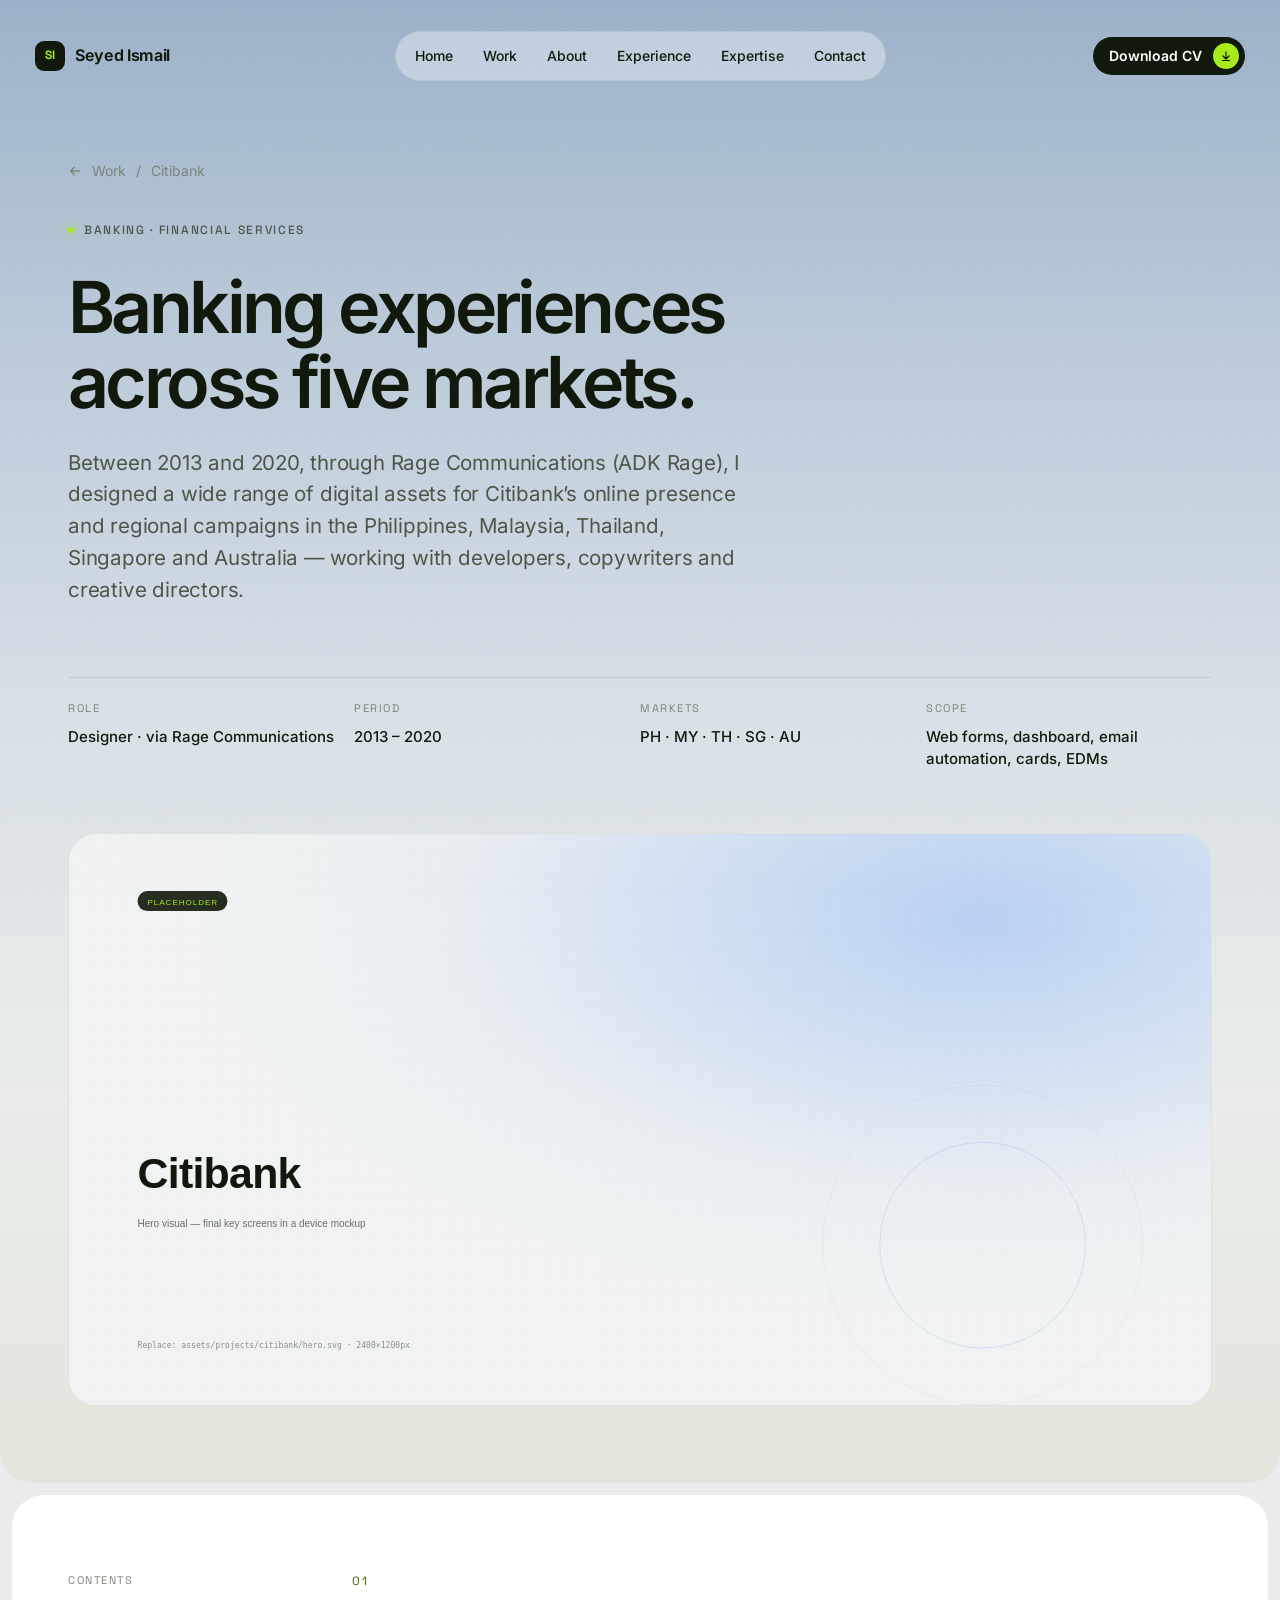
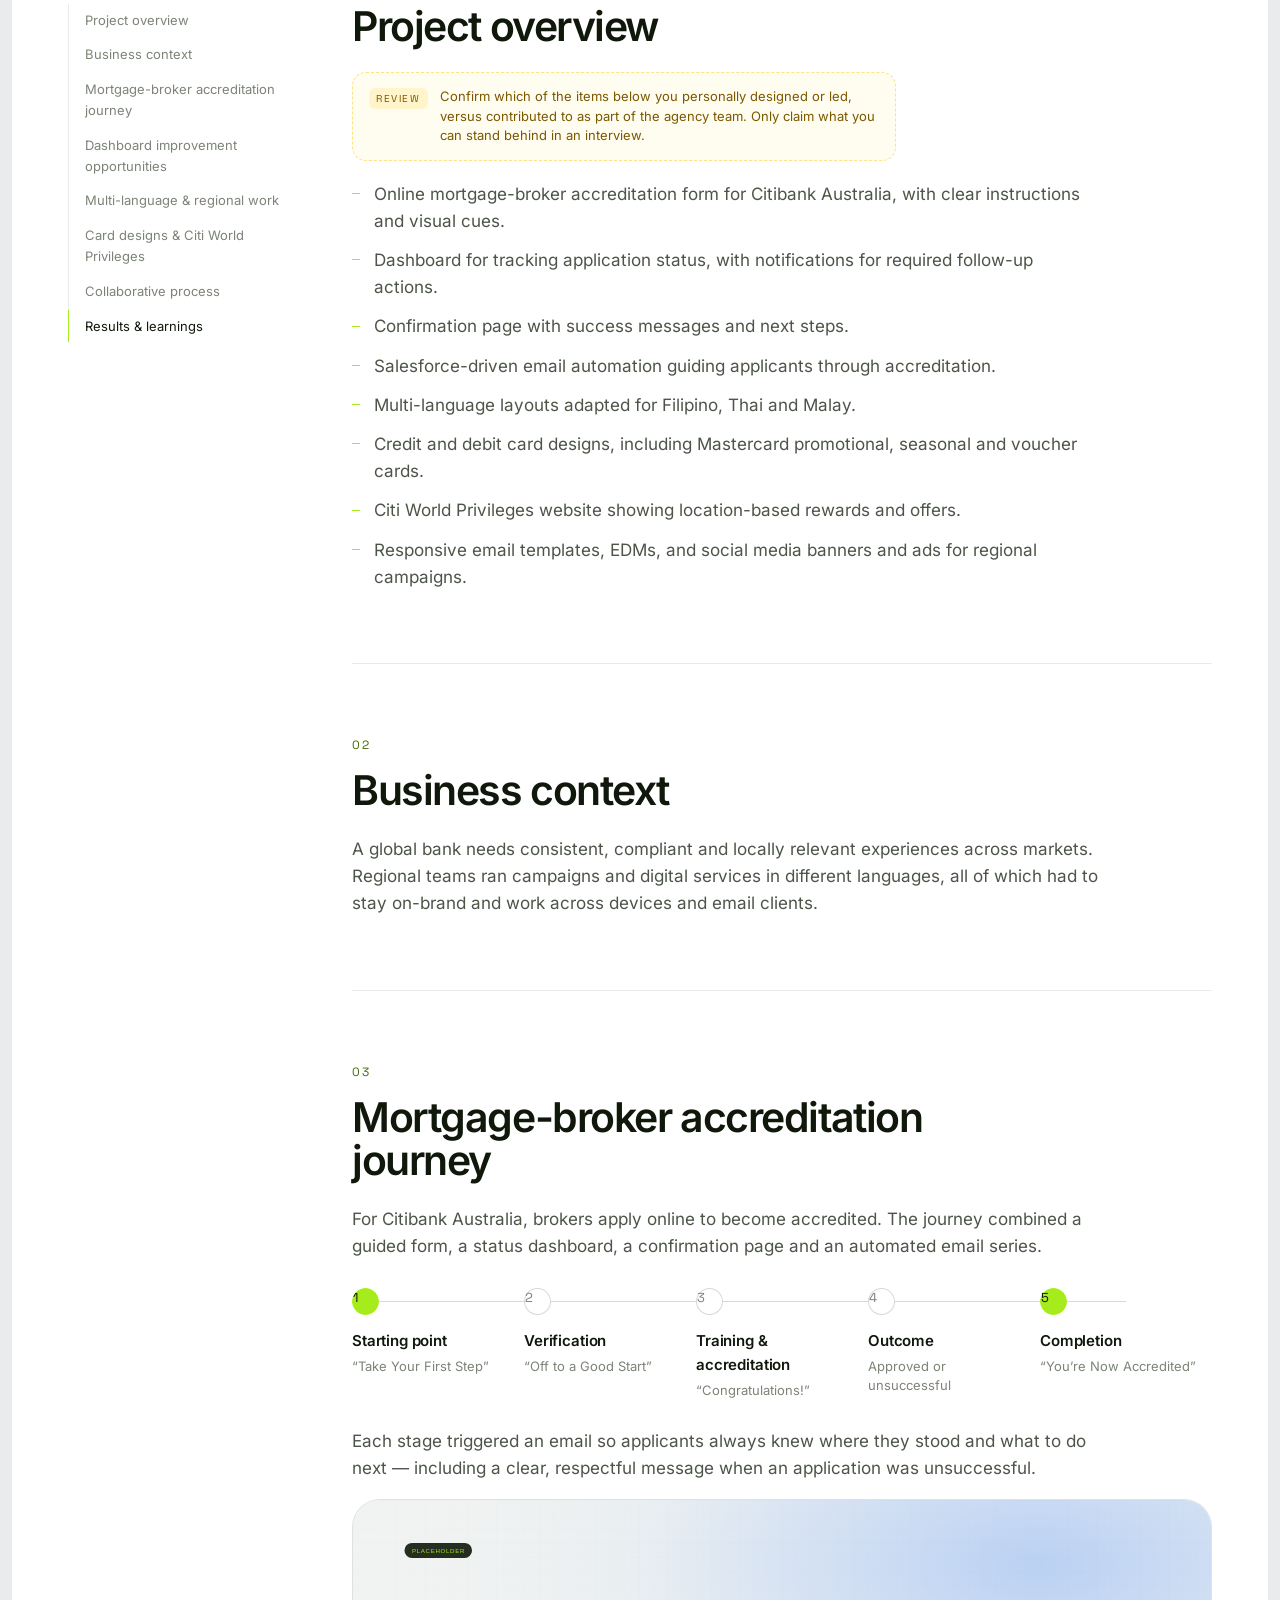
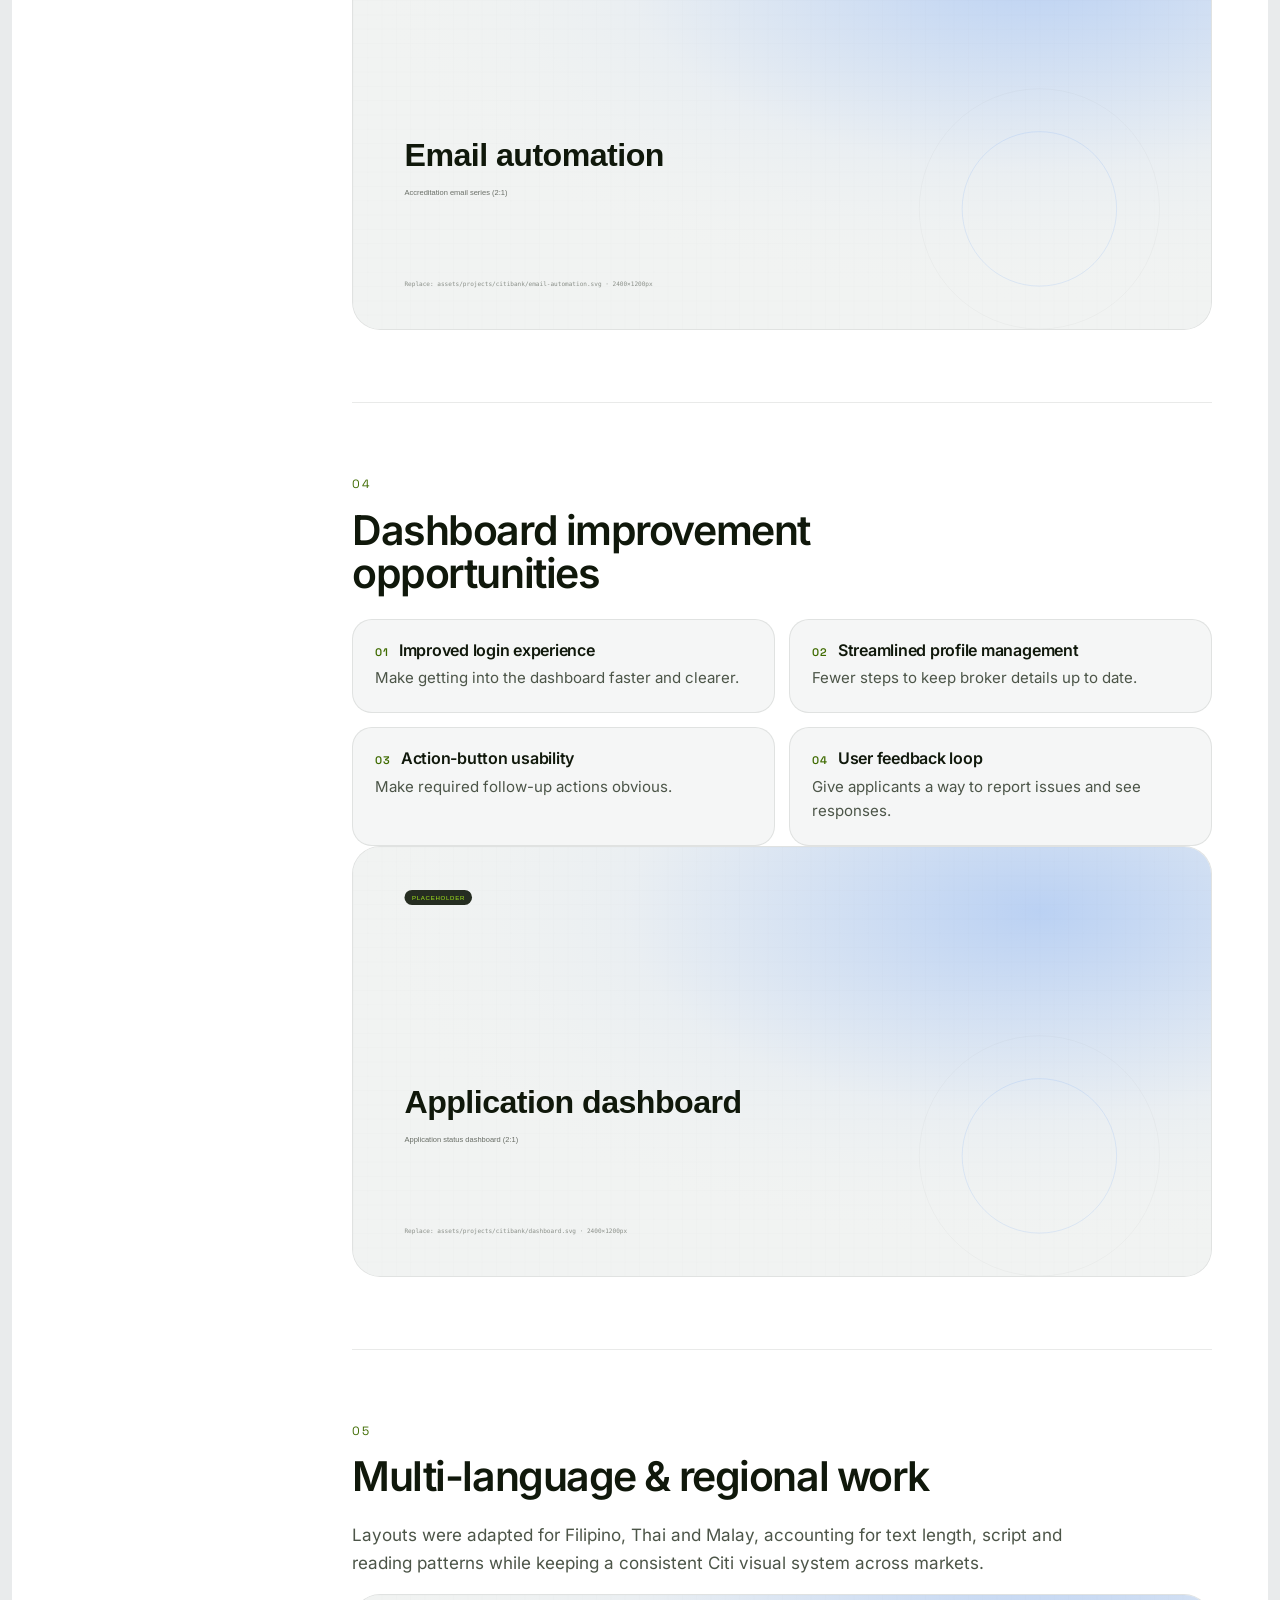
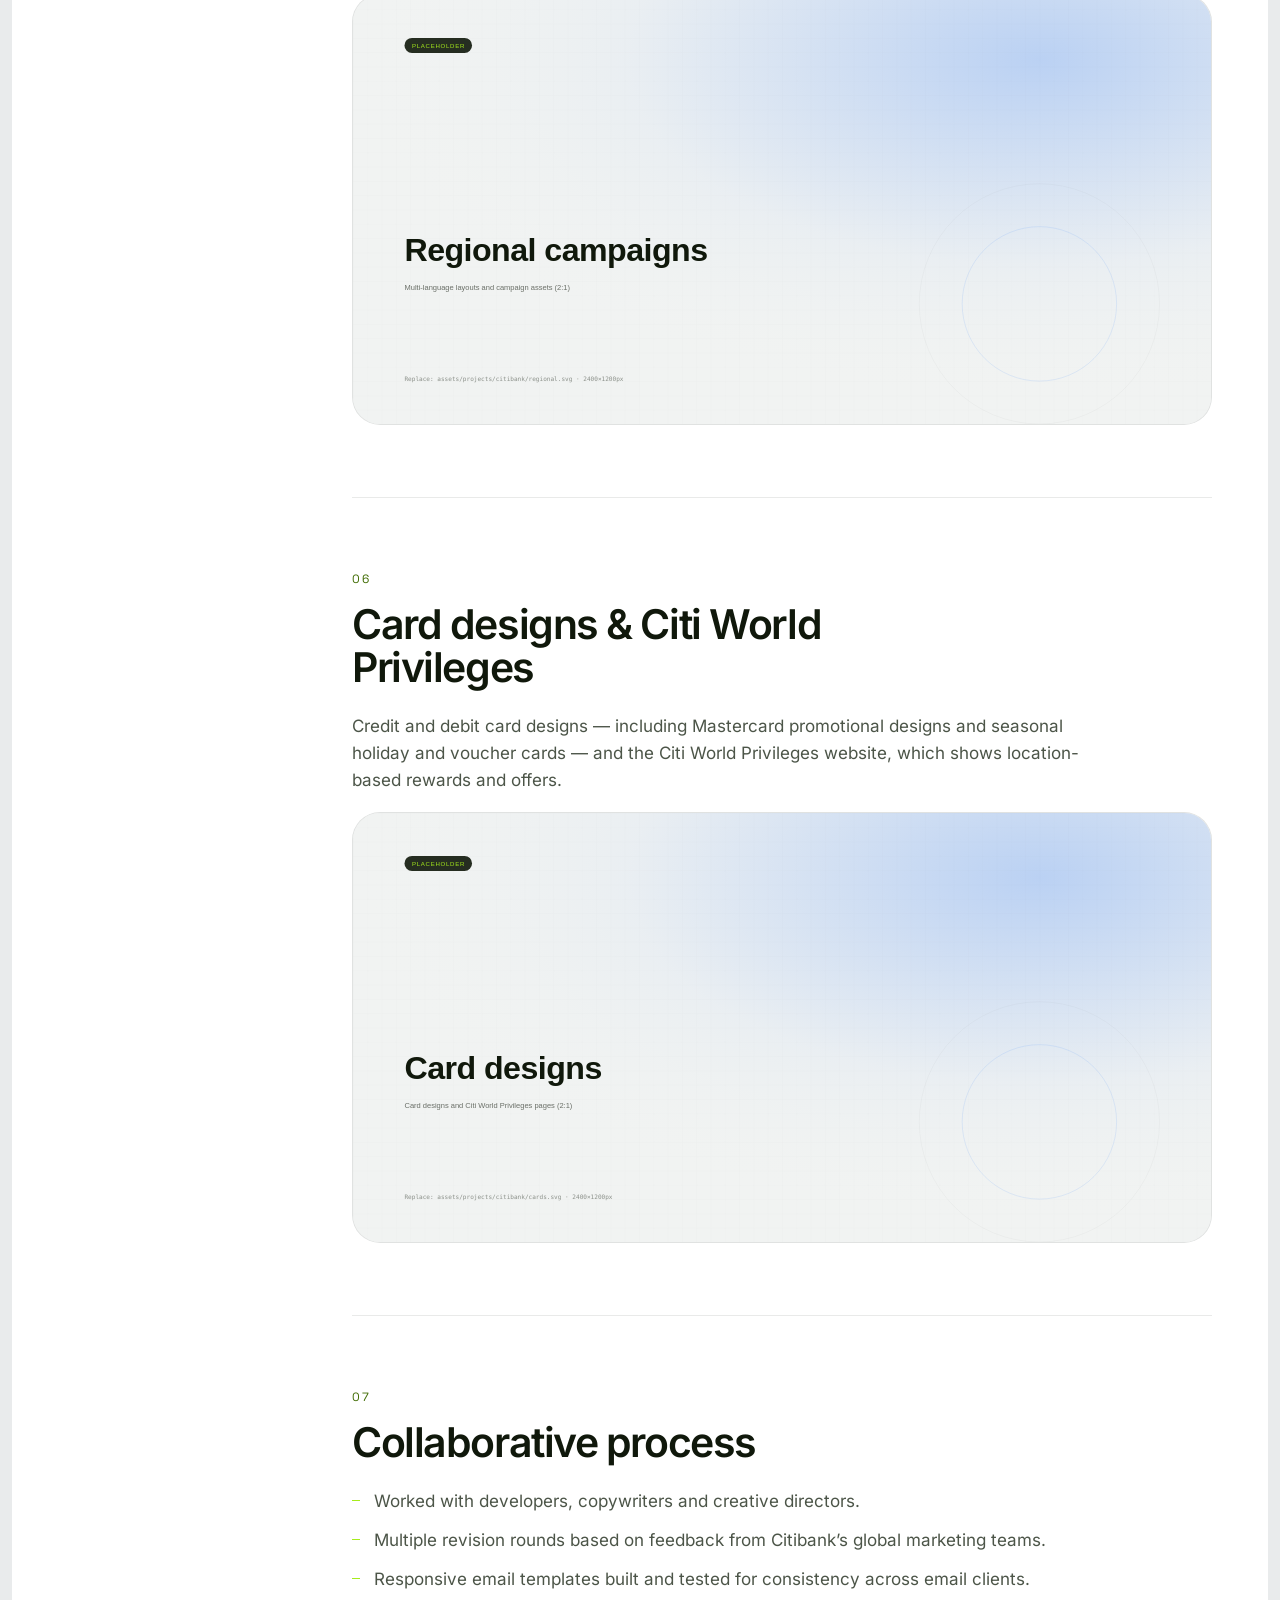
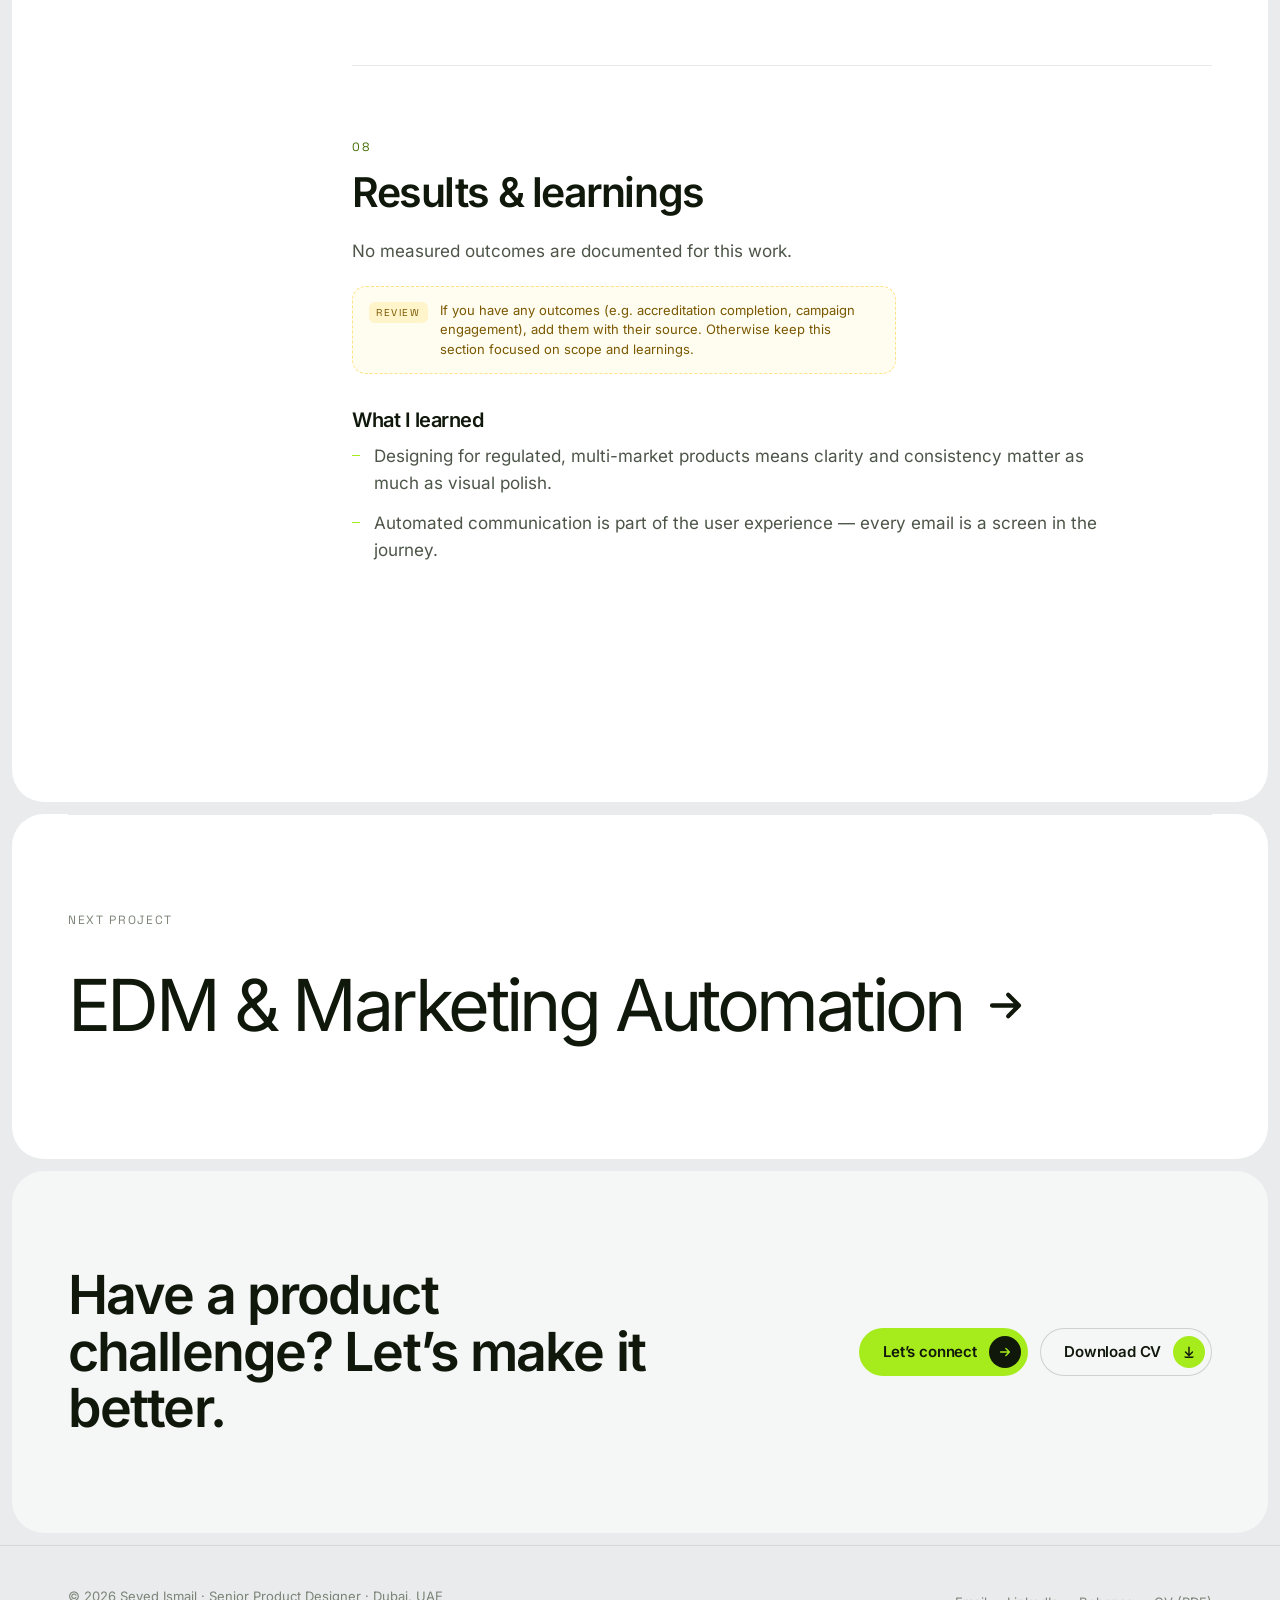
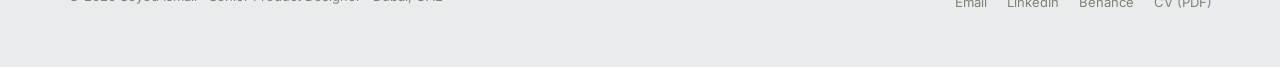
<file: projects/citibank.html>
<!DOCTYPE html>
<html lang="en" class="no-js" data-theme="sky-light" data-review="on">
<head>
<meta charset="utf-8">
<meta name="viewport" content="width=device-width, initial-scale=1, viewport-fit=cover">
<title>Citibank Case Study — Banking UX &amp; Digital Assets | Seyed Ismail</title>
<meta name="description" content="UI/UX design for Citibank across Asia-Pacific (2013–2020) via Rage Communications: mortgage-broker accreditation journey, application dashboard, email automation, multi-language layouts and card designs.">
<meta name="author" content="Seyed Ismail">
<meta name="theme-color" content="#9cb2ca">
<meta name="color-scheme" content="dark">
<link rel="canonical" href="https://seyed-ismail-portfolio.vercel.app/projects/citibank.html">
<meta property="og:type" content="article">
<meta property="og:site_name" content="Seyed Ismail — Senior Product Designer">
<meta property="og:title" content="Citibank Case Study — Banking UX &amp; Digital Assets | Seyed Ismail">
<meta property="og:description" content="UI/UX design for Citibank across Asia-Pacific (2013–2020) via Rage Communications: mortgage-broker accreditation journey, application dashboard, email automation, multi-language layouts and card designs.">
<meta property="og:url" content="https://seyed-ismail-portfolio.vercel.app/projects/citibank.html">
<meta property="og:image" content="https://seyed-ismail-portfolio.vercel.app/assets/images/og-image.png">
<meta property="og:image:width" content="1200">
<meta property="og:image:height" content="630">
<meta name="twitter:card" content="summary_large_image">
<meta name="twitter:title" content="Citibank Case Study — Banking UX &amp; Digital Assets | Seyed Ismail">
<meta name="twitter:description" content="UI/UX design for Citibank across Asia-Pacific (2013–2020) via Rage Communications: mortgage-broker accreditation journey, application dashboard, email automation, multi-language layouts and card designs.">
<meta name="twitter:image" content="https://seyed-ismail-portfolio.vercel.app/assets/images/og-image.png">
<link rel="icon" href="../assets/icons/favicon.svg" type="image/svg+xml">
<link rel="icon" href="../assets/icons/favicon-32.png" sizes="32x32" type="image/png">
<link rel="apple-touch-icon" href="../assets/icons/apple-touch-icon.png">
<link rel="manifest" href="../site.webmanifest">
<link rel="preload" href="../assets/fonts/inter-var.woff2" as="font" type="font/woff2" crossorigin>
<link rel="stylesheet" href="../css/style.css">
<link rel="stylesheet" href="../css/themes.css">
<link rel="stylesheet" href="../css/animations.css">
<link rel="stylesheet" href="../css/responsive.css">

<script defer src="../js/main.js"></script>
<script defer src="../js/animations.js"></script>
<script defer src="../js/interactions.js"></script>
</head>
<body>
<div class="page-fade" aria-hidden="true"></div>
<div class="grain" aria-hidden="true"></div>

<a class="skip-link" href="#main">Skip to content</a>
<header class="nav" role="banner">
  <nav class="nav__inner" aria-label="Primary">
    <a class="wordmark" href="../index.html#home" aria-label="Seyed Ismail — home"><span class="wordmark__mark" aria-hidden="true">SI</span><span>Seyed Ismail</span></a>
    <ul class="nav__links"><li><a href="../index.html#home">Home</a></li><li><a href="../index.html#work">Work</a></li><li><a href="../index.html#about">About</a></li><li><a href="../index.html#experience">Experience</a></li><li><a href="../index.html#expertise">Expertise</a></li><li><a href="../index.html#contact">Contact</a></li></ul>
    <div class="nav__actions">
      <a class="btn btn--sm" href="../assets/cv/Seyed_Ismail_Senior_Product_Designer_CV.pdf" download data-magnetic="0.25">Download CV <svg class="down" viewBox="0 0 16 16" fill="none" aria-hidden="true"><path d="M8 2.5v9M4 8l4 4 4-4M3 14h10" stroke="currentColor" stroke-width="1.6" stroke-linecap="round" stroke-linejoin="round"/></svg></a>
      <button class="nav__toggle" type="button" aria-expanded="false" aria-controls="mobile-menu" aria-label="Open menu"><span></span><span></span></button>
    </div>
  </nav>
</header>

<div class="mobile-menu" id="mobile-menu" aria-hidden="true">
  <ul><li><a class="mobile-menu__link" href="../index.html#home"><small>01</small>Home</a></li><li><a class="mobile-menu__link" href="../index.html#work"><small>02</small>Work</a></li><li><a class="mobile-menu__link" href="../index.html#about"><small>03</small>About</a></li><li><a class="mobile-menu__link" href="../index.html#experience"><small>04</small>Experience</a></li><li><a class="mobile-menu__link" href="../index.html#expertise"><small>05</small>Expertise</a></li><li><a class="mobile-menu__link" href="../index.html#contact"><small>06</small>Contact</a></li></ul>
  <div class="mobile-menu__foot">
    <a class="btn btn--accent" href="../assets/cv/Seyed_Ismail_Senior_Product_Designer_CV.pdf" download>Download CV <svg class="down" viewBox="0 0 16 16" fill="none" aria-hidden="true"><path d="M8 2.5v9M4 8l4 4 4-4M3 14h10" stroke="currentColor" stroke-width="1.6" stroke-linecap="round" stroke-linejoin="round"/></svg></a>
    <a class="btn btn--ghost" href="mailto:sismail77@gmail.com">sismail77@gmail.com</a>
  </div>
</div>
<main id="main">

<span class="cs-progress" aria-hidden="true"></span>
<section class="cs-hero">
  <div class="ambient" aria-hidden="true"><span class="ambient__glow"></span></div>
  <div class="container" style="position:relative;z-index:1">
    <nav class="breadcrumb" aria-label="Breadcrumb"><a href="../index.html#work"><svg viewBox="0 0 16 16" fill="none" aria-hidden="true" width="14" height="14"><path d="M13 8H3M7 4 3 8l4 4" stroke="currentColor" stroke-width="1.6" stroke-linecap="round" stroke-linejoin="round"/></svg></a><a href="../index.html#work">Work</a><span aria-hidden="true">/</span><span aria-current="page">Citibank</span></nav>
    <p class="eyebrow">Banking · Financial Services</p>
    <h1>Banking experiences across five markets.</h1>
    <p class="lead">Between 2013 and 2020, through Rage Communications (ADK Rage), I designed a wide range of digital assets for Citibank’s online presence and regional campaigns in the Philippines, Malaysia, Thailand, Singapore and Australia — working with developers, copywriters and creative directors.</p>
    <dl class="cs-meta"><div><dt>Role</dt><dd>Designer · via Rage Communications</dd></div><div><dt>Period</dt><dd>2013 – 2020</dd></div><div><dt>Markets</dt><dd>PH · MY · TH · SG · AU</dd></div><div><dt>Scope</dt><dd>Web forms, dashboard, email automation, cards, EDMs</dd></div></dl>
    <div class="cs-cover"><figure class="figure"><div class="figure__frame"><img src="../assets/projects/citibank/hero.svg" width="2400" height="1200" alt="Citibank — placeholder for hero visual — final key screens in a device mockup" fetchpriority="high"></div></figure></div>
  </div>
</section>
<div class="section panel" style="padding-top:clamp(3rem,6vw,5rem)">
  <div class="container cs-layout">
    <aside class="cs-toc" aria-label="Case study contents"><p>Contents</p><ol><li><a href="#overview">Project overview</a></li><li><a href="#context">Business context</a></li><li><a href="#accreditation">Mortgage-broker accreditation journey</a></li><li><a href="#dashboard">Dashboard improvement opportunities</a></li><li><a href="#multilanguage">Multi-language & regional work</a></li><li><a href="#cards">Card designs & Citi World Privileges</a></li><li><a href="#collaboration">Collaborative process</a></li><li><a href="#results">Results & learnings</a></li></ol></aside>
    <article class="cs-body"><section class="cs-section" id="overview" aria-labelledby="overview-h"><span class="cs-section__num">01</span><h2 id="overview-h">Project overview</h2><p class="review-flag">Confirm which of the items below you personally designed or led, versus contributed to as part of the agency team. Only claim what you can stand behind in an interview.</p><ul class="cs-list"><li>Online mortgage-broker accreditation form for Citibank Australia, with clear instructions and visual cues.</li><li>Dashboard for tracking application status, with notifications for required follow-up actions.</li><li>Confirmation page with success messages and next steps.</li><li>Salesforce-driven email automation guiding applicants through accreditation.</li><li>Multi-language layouts adapted for Filipino, Thai and Malay.</li><li>Credit and debit card designs, including Mastercard promotional, seasonal and voucher cards.</li><li>Citi World Privileges website showing location-based rewards and offers.</li><li>Responsive email templates, EDMs, and social media banners and ads for regional campaigns.</li></ul></section><section class="cs-section" id="context" aria-labelledby="context-h"><span class="cs-section__num">02</span><h2 id="context-h">Business context</h2><p>A global bank needs consistent, compliant and locally relevant experiences across markets. Regional teams ran campaigns and digital services in different languages, all of which had to stay on-brand and work across devices and email clients.</p></section><section class="cs-section" id="accreditation" aria-labelledby="accreditation-h"><span class="cs-section__num">03</span><h2 id="accreditation-h">Mortgage-broker accreditation journey</h2><p>For Citibank Australia, brokers apply online to become accredited. The journey combined a guided form, a status dashboard, a confirmation page and an automated email series.</p>
   <ol class="journey" style="list-style:none" aria-label="User journey"><li class="journey__step is-focus"><span class="journey__dot">1</span><strong>Starting point</strong><span>“Take Your First Step”</span></li><li class="journey__step"><span class="journey__dot">2</span><strong>Verification</strong><span>“Off to a Good Start”</span></li><li class="journey__step"><span class="journey__dot">3</span><strong>Training & accreditation</strong><span>“Congratulations!”</span></li><li class="journey__step"><span class="journey__dot">4</span><strong>Outcome</strong><span>Approved or unsuccessful</span></li><li class="journey__step is-focus"><span class="journey__dot">5</span><strong>Completion</strong><span>“You’re Now Accredited”</span></li></ol>
   <p style="margin-top:20px">Each stage triggered an email so applicants always knew where they stood and what to do next — including a clear, respectful message when an application was unsuccessful.</p>
   <figure class="figure"><div class="figure__frame" data-reveal-img><img src="../assets/projects/citibank/email-automation.svg" width="2400" height="1200" alt="Email automation — placeholder for accreditation email series (2:1)" loading="lazy" decoding="async"></div></figure></section><section class="cs-section" id="dashboard" aria-labelledby="dashboard-h"><span class="cs-section__num">04</span><h2 id="dashboard-h">Dashboard improvement opportunities</h2><div class="card-grid"><div class="mini-card"><h4><span class="n">01</span>Improved login experience</h4><p>Make getting into the dashboard faster and clearer.</p></div><div class="mini-card"><h4><span class="n">02</span>Streamlined profile management</h4><p>Fewer steps to keep broker details up to date.</p></div><div class="mini-card"><h4><span class="n">03</span>Action-button usability</h4><p>Make required follow-up actions obvious.</p></div><div class="mini-card"><h4><span class="n">04</span>User feedback loop</h4><p>Give applicants a way to report issues and see responses.</p></div></div><figure class="figure"><div class="figure__frame" data-reveal-img><img src="../assets/projects/citibank/dashboard.svg" width="2400" height="1200" alt="Application dashboard — placeholder for application status dashboard (2:1)" loading="lazy" decoding="async"></div></figure></section><section class="cs-section" id="multilanguage" aria-labelledby="multilanguage-h"><span class="cs-section__num">05</span><h2 id="multilanguage-h">Multi-language & regional work</h2><p>Layouts were adapted for Filipino, Thai and Malay, accounting for text length, script and reading patterns while keeping a consistent Citi visual system across markets.</p><figure class="figure"><div class="figure__frame" data-reveal-img><img src="../assets/projects/citibank/regional.svg" width="2400" height="1200" alt="Regional campaigns — placeholder for multi-language layouts and campaign assets (2:1)" loading="lazy" decoding="async"></div></figure></section><section class="cs-section" id="cards" aria-labelledby="cards-h"><span class="cs-section__num">06</span><h2 id="cards-h">Card designs & Citi World Privileges</h2><p>Credit and debit card designs — including Mastercard promotional designs and seasonal holiday and voucher cards — and the Citi World Privileges website, which shows location-based rewards and offers.</p><figure class="figure"><div class="figure__frame" data-reveal-img><img src="../assets/projects/citibank/cards.svg" width="2400" height="1200" alt="Card designs — placeholder for card designs and citi world privileges pages (2:1)" loading="lazy" decoding="async"></div></figure></section><section class="cs-section" id="collaboration" aria-labelledby="collaboration-h"><span class="cs-section__num">07</span><h2 id="collaboration-h">Collaborative process</h2><ul class="cs-list"><li>Worked with developers, copywriters and creative directors.</li><li>Multiple revision rounds based on feedback from Citibank’s global marketing teams.</li><li>Responsive email templates built and tested for consistency across email clients.</li></ul></section><section class="cs-section" id="results" aria-labelledby="results-h"><span class="cs-section__num">08</span><h2 id="results-h">Results & learnings</h2><p>No measured outcomes are documented for this work.</p><p class="review-flag">If you have any outcomes (e.g. accreditation completion, campaign engagement), add them with their source. Otherwise keep this section focused on scope and learnings.</p><h3>What I learned</h3><ul class="cs-list"><li>Designing for regulated, multi-market products means clarity and consistency matter as much as visual polish.</li><li>Automated communication is part of the user experience — every email is a screen in the journey.</li></ul></section></article>
  </div>
</div>
<div class="panel"><div class="container"><a class="next-project" href="edm-campaigns.html"><span class="next-project__label">Next project</span><span class="next-project__title">EDM & Marketing Automation <svg class="arrow" viewBox="0 0 16 16" fill="none" aria-hidden="true"><path d="M3 8h10M9 4l4 4-4 4" stroke="currentColor" stroke-width="1.6" stroke-linecap="round" stroke-linejoin="round"/></svg></span></a></div></div>
<section class="section panel section--alt section--tight"><div class="container" style="display:flex;flex-wrap:wrap;gap:24px;align-items:center;justify-content:space-between">
  <h2 style="font-size:var(--fs-h2);max-width:18ch">Have a product challenge? Let’s make it better.</h2>
  <div style="display:flex;gap:12px;flex-wrap:wrap"><a class="btn btn--accent" href="../index.html#contact" data-magnetic>Let’s connect <svg class="arrow" viewBox="0 0 16 16" fill="none" aria-hidden="true"><path d="M3 8h10M9 4l4 4-4 4" stroke="currentColor" stroke-width="1.6" stroke-linecap="round" stroke-linejoin="round"/></svg></a><a class="btn btn--ghost" href="../assets/cv/Seyed_Ismail_Senior_Product_Designer_CV.pdf" download>Download CV <svg class="down" viewBox="0 0 16 16" fill="none" aria-hidden="true"><path d="M8 2.5v9M4 8l4 4 4-4M3 14h10" stroke="currentColor" stroke-width="1.6" stroke-linecap="round" stroke-linejoin="round"/></svg></a></div>
</div></section>
</main>

<footer class="footer">
  <div class="container footer__inner">
    <p>© <span data-year>2026</span> Seyed Ismail · Senior Product Designer · Dubai, UAE</p>
    <ul class="footer__links">
      <li><a href="mailto:sismail77@gmail.com">Email</a></li>
      <li><a href="https://www.linkedin.com/in/seyed-ismail-nizam-kareem" target="_blank" rel="noopener">LinkedIn</a></li>
      <li><a href="https://www.behance.net/seyedismail" target="_blank" rel="noopener">Behance</a></li>
      <li><a href="../assets/cv/Seyed_Ismail_Senior_Product_Designer_CV.pdf" download>CV (PDF)</a></li>
    </ul>
  </div>
</footer>
</body>
</html>
</file>
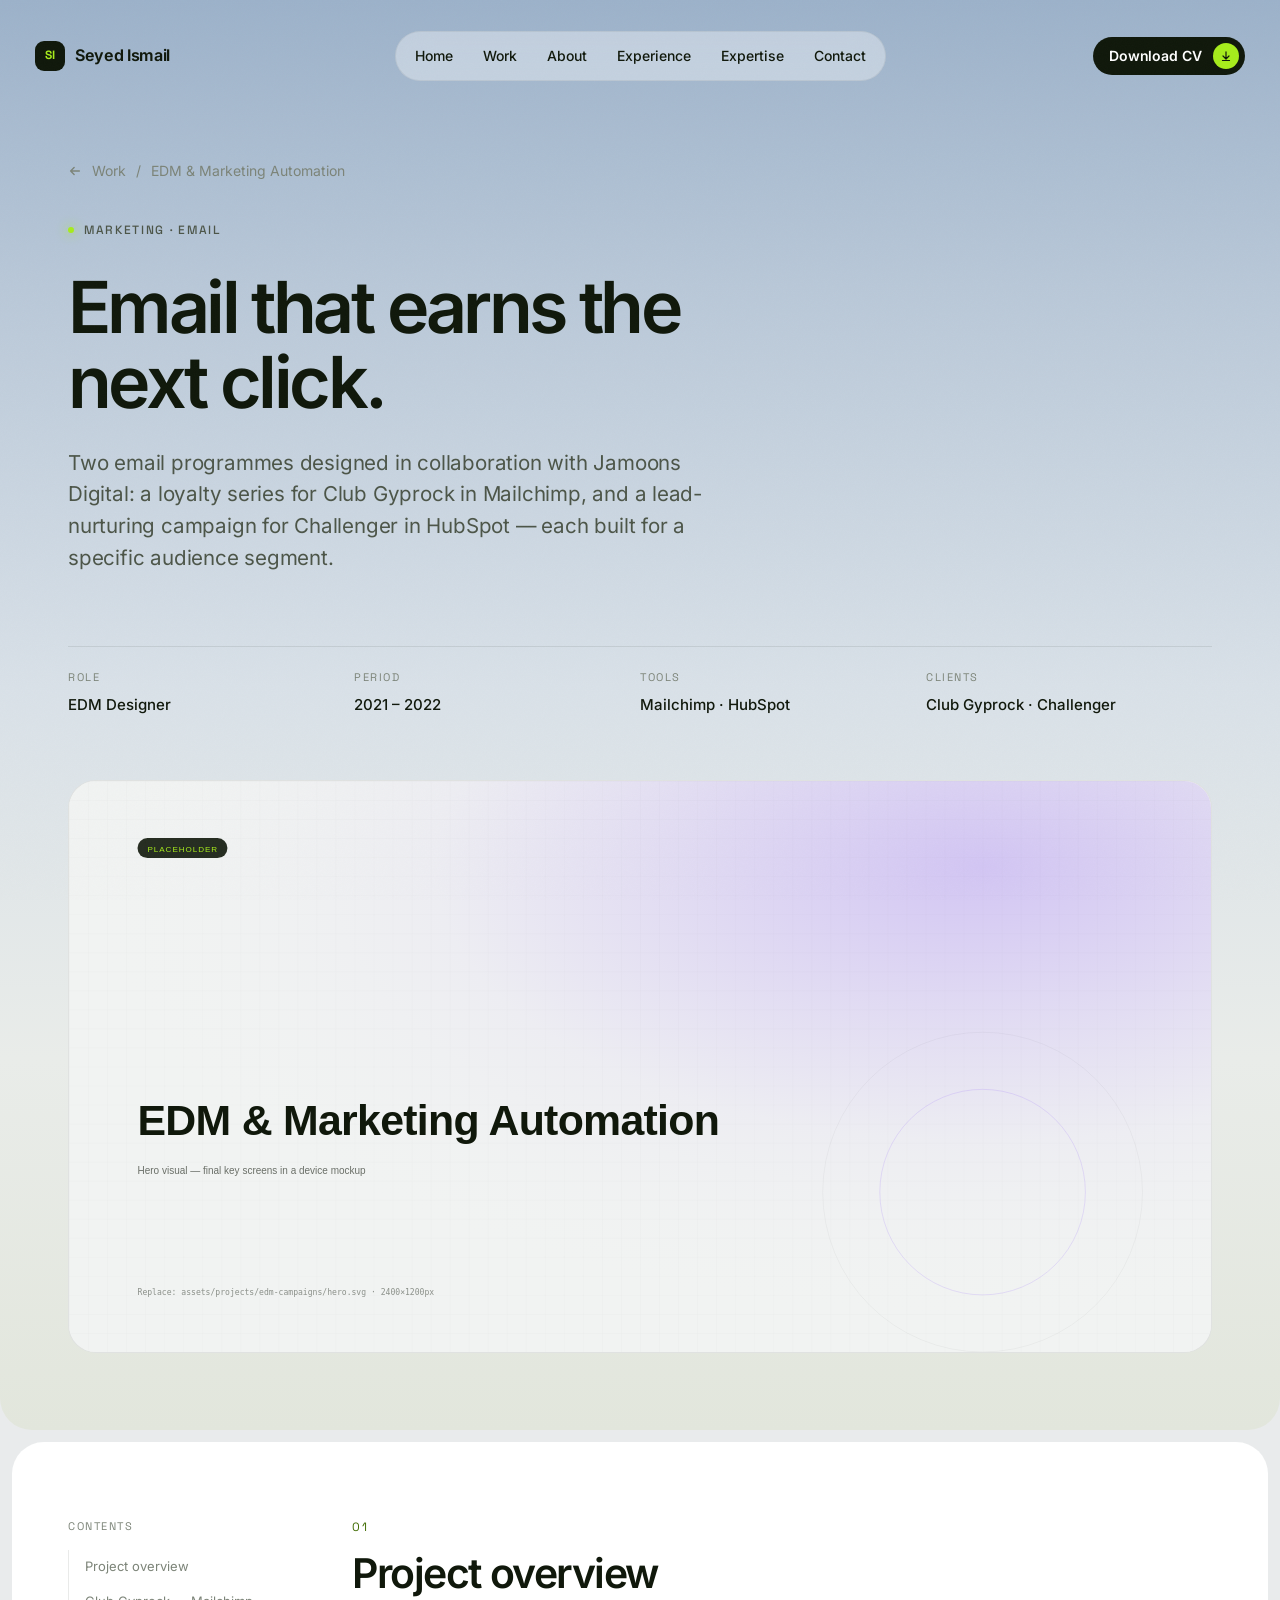
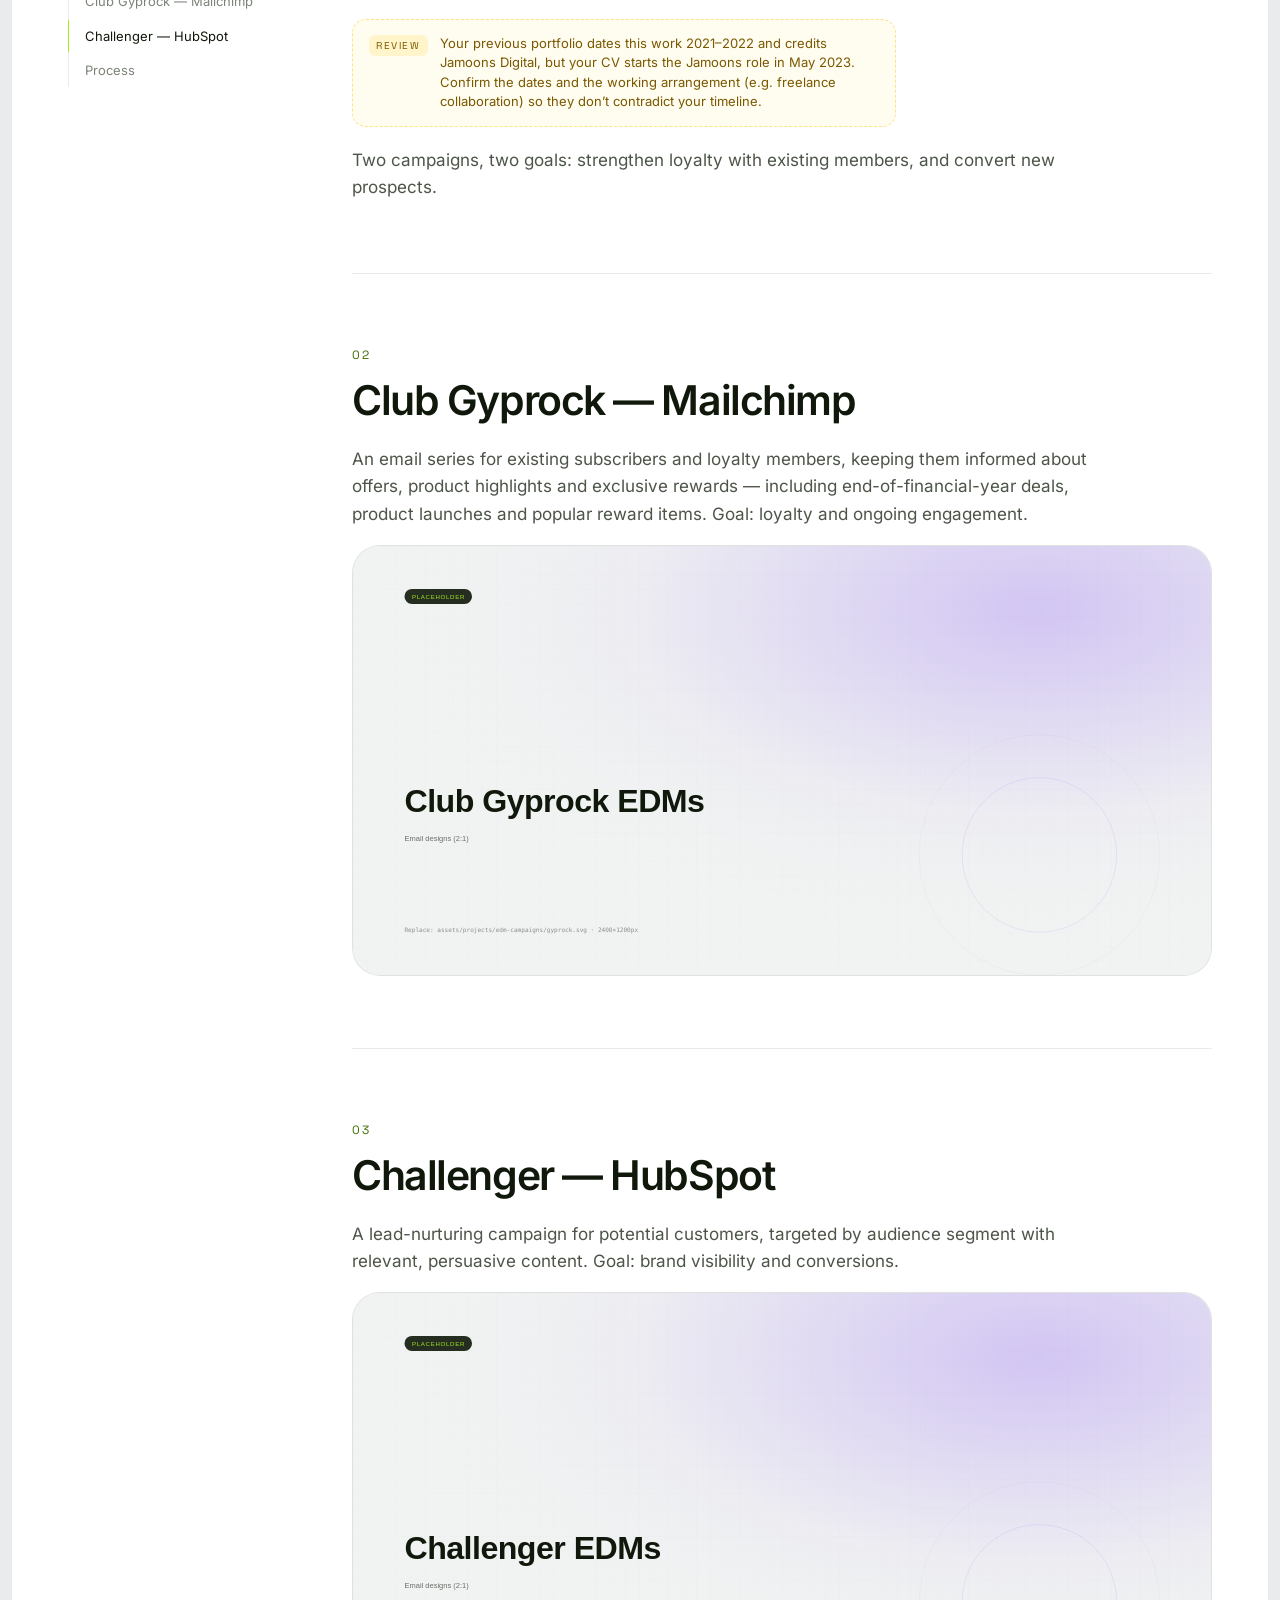
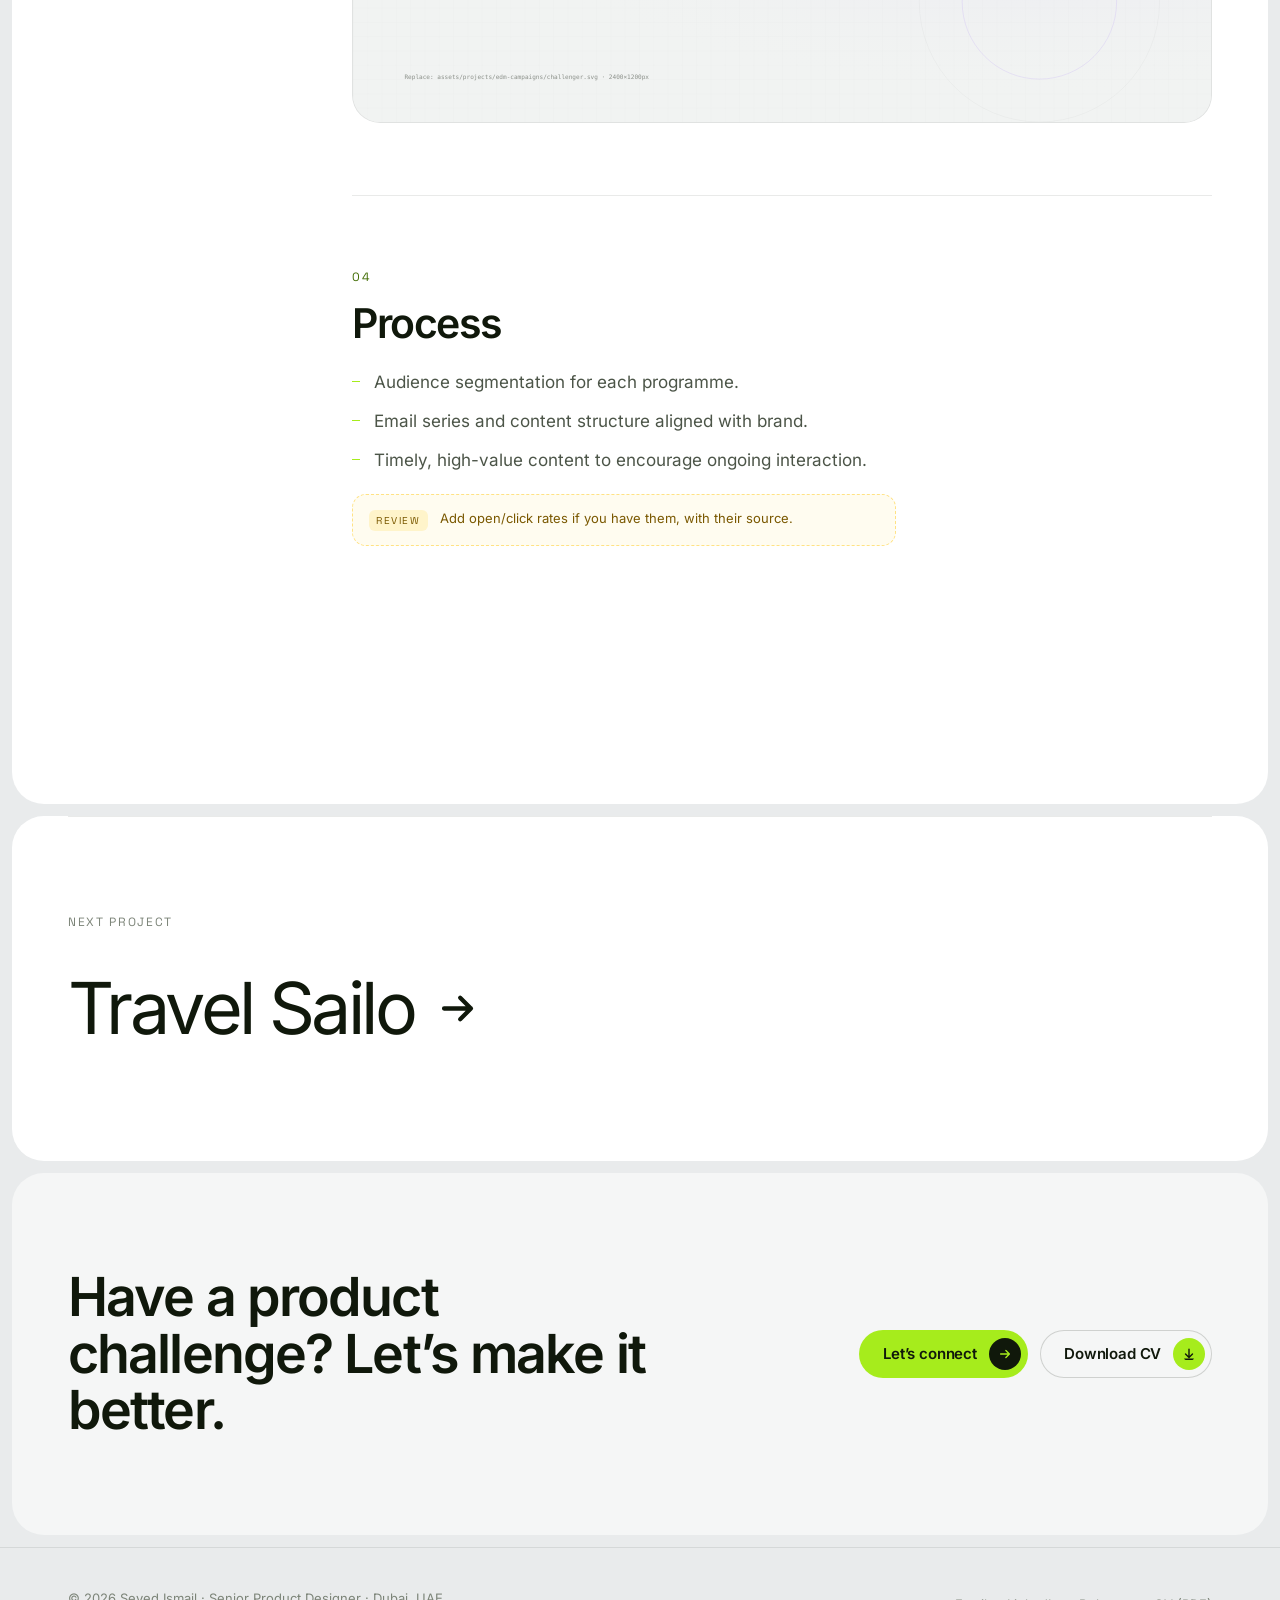
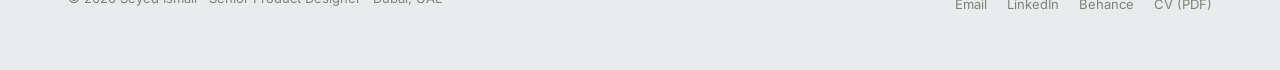
<file: projects/edm-campaigns.html>
<!DOCTYPE html>
<html lang="en" class="no-js" data-theme="sky-light" data-review="on">
<head>
<meta charset="utf-8">
<meta name="viewport" content="width=device-width, initial-scale=1, viewport-fit=cover">
<title>EDM &amp; Marketing Automation — Email Campaign Design | Seyed Ismail</title>
<meta name="description" content="Email campaign design for Club Gyprock (Mailchimp) and Challenger (HubSpot): loyalty communication and lead nurturing for targeted audience segments.">
<meta name="author" content="Seyed Ismail">
<meta name="theme-color" content="#9cb2ca">
<meta name="color-scheme" content="dark">
<link rel="canonical" href="https://seyed-ismail-portfolio.vercel.app/projects/edm-campaigns.html">
<meta property="og:type" content="article">
<meta property="og:site_name" content="Seyed Ismail — Senior Product Designer">
<meta property="og:title" content="EDM &amp; Marketing Automation — Email Campaign Design | Seyed Ismail">
<meta property="og:description" content="Email campaign design for Club Gyprock (Mailchimp) and Challenger (HubSpot): loyalty communication and lead nurturing for targeted audience segments.">
<meta property="og:url" content="https://seyed-ismail-portfolio.vercel.app/projects/edm-campaigns.html">
<meta property="og:image" content="https://seyed-ismail-portfolio.vercel.app/assets/images/og-image.png">
<meta property="og:image:width" content="1200">
<meta property="og:image:height" content="630">
<meta name="twitter:card" content="summary_large_image">
<meta name="twitter:title" content="EDM &amp; Marketing Automation — Email Campaign Design | Seyed Ismail">
<meta name="twitter:description" content="Email campaign design for Club Gyprock (Mailchimp) and Challenger (HubSpot): loyalty communication and lead nurturing for targeted audience segments.">
<meta name="twitter:image" content="https://seyed-ismail-portfolio.vercel.app/assets/images/og-image.png">
<link rel="icon" href="../assets/icons/favicon.svg" type="image/svg+xml">
<link rel="icon" href="../assets/icons/favicon-32.png" sizes="32x32" type="image/png">
<link rel="apple-touch-icon" href="../assets/icons/apple-touch-icon.png">
<link rel="manifest" href="../site.webmanifest">
<link rel="preload" href="../assets/fonts/inter-var.woff2" as="font" type="font/woff2" crossorigin>
<link rel="stylesheet" href="../css/style.css">
<link rel="stylesheet" href="../css/themes.css">
<link rel="stylesheet" href="../css/animations.css">
<link rel="stylesheet" href="../css/responsive.css">

<script defer src="../js/main.js"></script>
<script defer src="../js/animations.js"></script>
<script defer src="../js/interactions.js"></script>
</head>
<body>
<div class="page-fade" aria-hidden="true"></div>
<div class="grain" aria-hidden="true"></div>

<a class="skip-link" href="#main">Skip to content</a>
<header class="nav" role="banner">
  <nav class="nav__inner" aria-label="Primary">
    <a class="wordmark" href="../index.html#home" aria-label="Seyed Ismail — home"><span class="wordmark__mark" aria-hidden="true">SI</span><span>Seyed Ismail</span></a>
    <ul class="nav__links"><li><a href="../index.html#home">Home</a></li><li><a href="../index.html#work">Work</a></li><li><a href="../index.html#about">About</a></li><li><a href="../index.html#experience">Experience</a></li><li><a href="../index.html#expertise">Expertise</a></li><li><a href="../index.html#contact">Contact</a></li></ul>
    <div class="nav__actions">
      <a class="btn btn--sm" href="../assets/cv/Seyed_Ismail_Senior_Product_Designer_CV.pdf" download data-magnetic="0.25">Download CV <svg class="down" viewBox="0 0 16 16" fill="none" aria-hidden="true"><path d="M8 2.5v9M4 8l4 4 4-4M3 14h10" stroke="currentColor" stroke-width="1.6" stroke-linecap="round" stroke-linejoin="round"/></svg></a>
      <button class="nav__toggle" type="button" aria-expanded="false" aria-controls="mobile-menu" aria-label="Open menu"><span></span><span></span></button>
    </div>
  </nav>
</header>

<div class="mobile-menu" id="mobile-menu" aria-hidden="true">
  <ul><li><a class="mobile-menu__link" href="../index.html#home"><small>01</small>Home</a></li><li><a class="mobile-menu__link" href="../index.html#work"><small>02</small>Work</a></li><li><a class="mobile-menu__link" href="../index.html#about"><small>03</small>About</a></li><li><a class="mobile-menu__link" href="../index.html#experience"><small>04</small>Experience</a></li><li><a class="mobile-menu__link" href="../index.html#expertise"><small>05</small>Expertise</a></li><li><a class="mobile-menu__link" href="../index.html#contact"><small>06</small>Contact</a></li></ul>
  <div class="mobile-menu__foot">
    <a class="btn btn--accent" href="../assets/cv/Seyed_Ismail_Senior_Product_Designer_CV.pdf" download>Download CV <svg class="down" viewBox="0 0 16 16" fill="none" aria-hidden="true"><path d="M8 2.5v9M4 8l4 4 4-4M3 14h10" stroke="currentColor" stroke-width="1.6" stroke-linecap="round" stroke-linejoin="round"/></svg></a>
    <a class="btn btn--ghost" href="mailto:sismail77@gmail.com">sismail77@gmail.com</a>
  </div>
</div>
<main id="main">

<span class="cs-progress" aria-hidden="true"></span>
<section class="cs-hero">
  <div class="ambient" aria-hidden="true"><span class="ambient__glow"></span></div>
  <div class="container" style="position:relative;z-index:1">
    <nav class="breadcrumb" aria-label="Breadcrumb"><a href="../index.html#work"><svg viewBox="0 0 16 16" fill="none" aria-hidden="true" width="14" height="14"><path d="M13 8H3M7 4 3 8l4 4" stroke="currentColor" stroke-width="1.6" stroke-linecap="round" stroke-linejoin="round"/></svg></a><a href="../index.html#work">Work</a><span aria-hidden="true">/</span><span aria-current="page">EDM & Marketing Automation</span></nav>
    <p class="eyebrow">Marketing · Email</p>
    <h1>Email that earns the next click.</h1>
    <p class="lead">Two email programmes designed in collaboration with Jamoons Digital: a loyalty series for Club Gyprock in Mailchimp, and a lead-nurturing campaign for Challenger in HubSpot — each built for a specific audience segment.</p>
    <dl class="cs-meta"><div><dt>Role</dt><dd>EDM Designer</dd></div><div><dt>Period</dt><dd>2021 – 2022</dd></div><div><dt>Tools</dt><dd>Mailchimp · HubSpot</dd></div><div><dt>Clients</dt><dd>Club Gyprock · Challenger</dd></div></dl>
    <div class="cs-cover"><figure class="figure"><div class="figure__frame"><img src="../assets/projects/edm-campaigns/hero.svg" width="2400" height="1200" alt="EDM &amp; Marketing Automation — placeholder for hero visual — final key screens in a device mockup" fetchpriority="high"></div></figure></div>
  </div>
</section>
<div class="section panel" style="padding-top:clamp(3rem,6vw,5rem)">
  <div class="container cs-layout">
    <aside class="cs-toc" aria-label="Case study contents"><p>Contents</p><ol><li><a href="#overview">Project overview</a></li><li><a href="#gyprock">Club Gyprock — Mailchimp</a></li><li><a href="#challenger">Challenger — HubSpot</a></li><li><a href="#process">Process</a></li></ol></aside>
    <article class="cs-body"><section class="cs-section" id="overview" aria-labelledby="overview-h"><span class="cs-section__num">01</span><h2 id="overview-h">Project overview</h2><p class="review-flag">Your previous portfolio dates this work 2021–2022 and credits Jamoons Digital, but your CV starts the Jamoons role in May 2023. Confirm the dates and the working arrangement (e.g. freelance collaboration) so they don’t contradict your timeline.</p><p>Two campaigns, two goals: strengthen loyalty with existing members, and convert new prospects.</p></section><section class="cs-section" id="gyprock" aria-labelledby="gyprock-h"><span class="cs-section__num">02</span><h2 id="gyprock-h">Club Gyprock — Mailchimp</h2><p>An email series for existing subscribers and loyalty members, keeping them informed about offers, product highlights and exclusive rewards — including end-of-financial-year deals, product launches and popular reward items. Goal: loyalty and ongoing engagement.</p><figure class="figure"><div class="figure__frame" data-reveal-img><img src="../assets/projects/edm-campaigns/gyprock.svg" width="2400" height="1200" alt="Club Gyprock EDMs — placeholder for email designs (2:1)" loading="lazy" decoding="async"></div></figure></section><section class="cs-section" id="challenger" aria-labelledby="challenger-h"><span class="cs-section__num">03</span><h2 id="challenger-h">Challenger — HubSpot</h2><p>A lead-nurturing campaign for potential customers, targeted by audience segment with relevant, persuasive content. Goal: brand visibility and conversions.</p><figure class="figure"><div class="figure__frame" data-reveal-img><img src="../assets/projects/edm-campaigns/challenger.svg" width="2400" height="1200" alt="Challenger EDMs — placeholder for email designs (2:1)" loading="lazy" decoding="async"></div></figure></section><section class="cs-section" id="process" aria-labelledby="process-h"><span class="cs-section__num">04</span><h2 id="process-h">Process</h2><ul class="cs-list"><li>Audience segmentation for each programme.</li><li>Email series and content structure aligned with brand.</li><li>Timely, high-value content to encourage ongoing interaction.</li></ul><p class="review-flag">Add open/click rates if you have them, with their source.</p></section></article>
  </div>
</div>
<div class="panel"><div class="container"><a class="next-project" href="travel-sailo.html"><span class="next-project__label">Next project</span><span class="next-project__title">Travel Sailo <svg class="arrow" viewBox="0 0 16 16" fill="none" aria-hidden="true"><path d="M3 8h10M9 4l4 4-4 4" stroke="currentColor" stroke-width="1.6" stroke-linecap="round" stroke-linejoin="round"/></svg></span></a></div></div>
<section class="section panel section--alt section--tight"><div class="container" style="display:flex;flex-wrap:wrap;gap:24px;align-items:center;justify-content:space-between">
  <h2 style="font-size:var(--fs-h2);max-width:18ch">Have a product challenge? Let’s make it better.</h2>
  <div style="display:flex;gap:12px;flex-wrap:wrap"><a class="btn btn--accent" href="../index.html#contact" data-magnetic>Let’s connect <svg class="arrow" viewBox="0 0 16 16" fill="none" aria-hidden="true"><path d="M3 8h10M9 4l4 4-4 4" stroke="currentColor" stroke-width="1.6" stroke-linecap="round" stroke-linejoin="round"/></svg></a><a class="btn btn--ghost" href="../assets/cv/Seyed_Ismail_Senior_Product_Designer_CV.pdf" download>Download CV <svg class="down" viewBox="0 0 16 16" fill="none" aria-hidden="true"><path d="M8 2.5v9M4 8l4 4 4-4M3 14h10" stroke="currentColor" stroke-width="1.6" stroke-linecap="round" stroke-linejoin="round"/></svg></a></div>
</div></section>
</main>

<footer class="footer">
  <div class="container footer__inner">
    <p>© <span data-year>2026</span> Seyed Ismail · Senior Product Designer · Dubai, UAE</p>
    <ul class="footer__links">
      <li><a href="mailto:sismail77@gmail.com">Email</a></li>
      <li><a href="https://www.linkedin.com/in/seyed-ismail-nizam-kareem" target="_blank" rel="noopener">LinkedIn</a></li>
      <li><a href="https://www.behance.net/seyedismail" target="_blank" rel="noopener">Behance</a></li>
      <li><a href="../assets/cv/Seyed_Ismail_Senior_Product_Designer_CV.pdf" download>CV (PDF)</a></li>
    </ul>
  </div>
</footer>
</body>
</html>
</file>
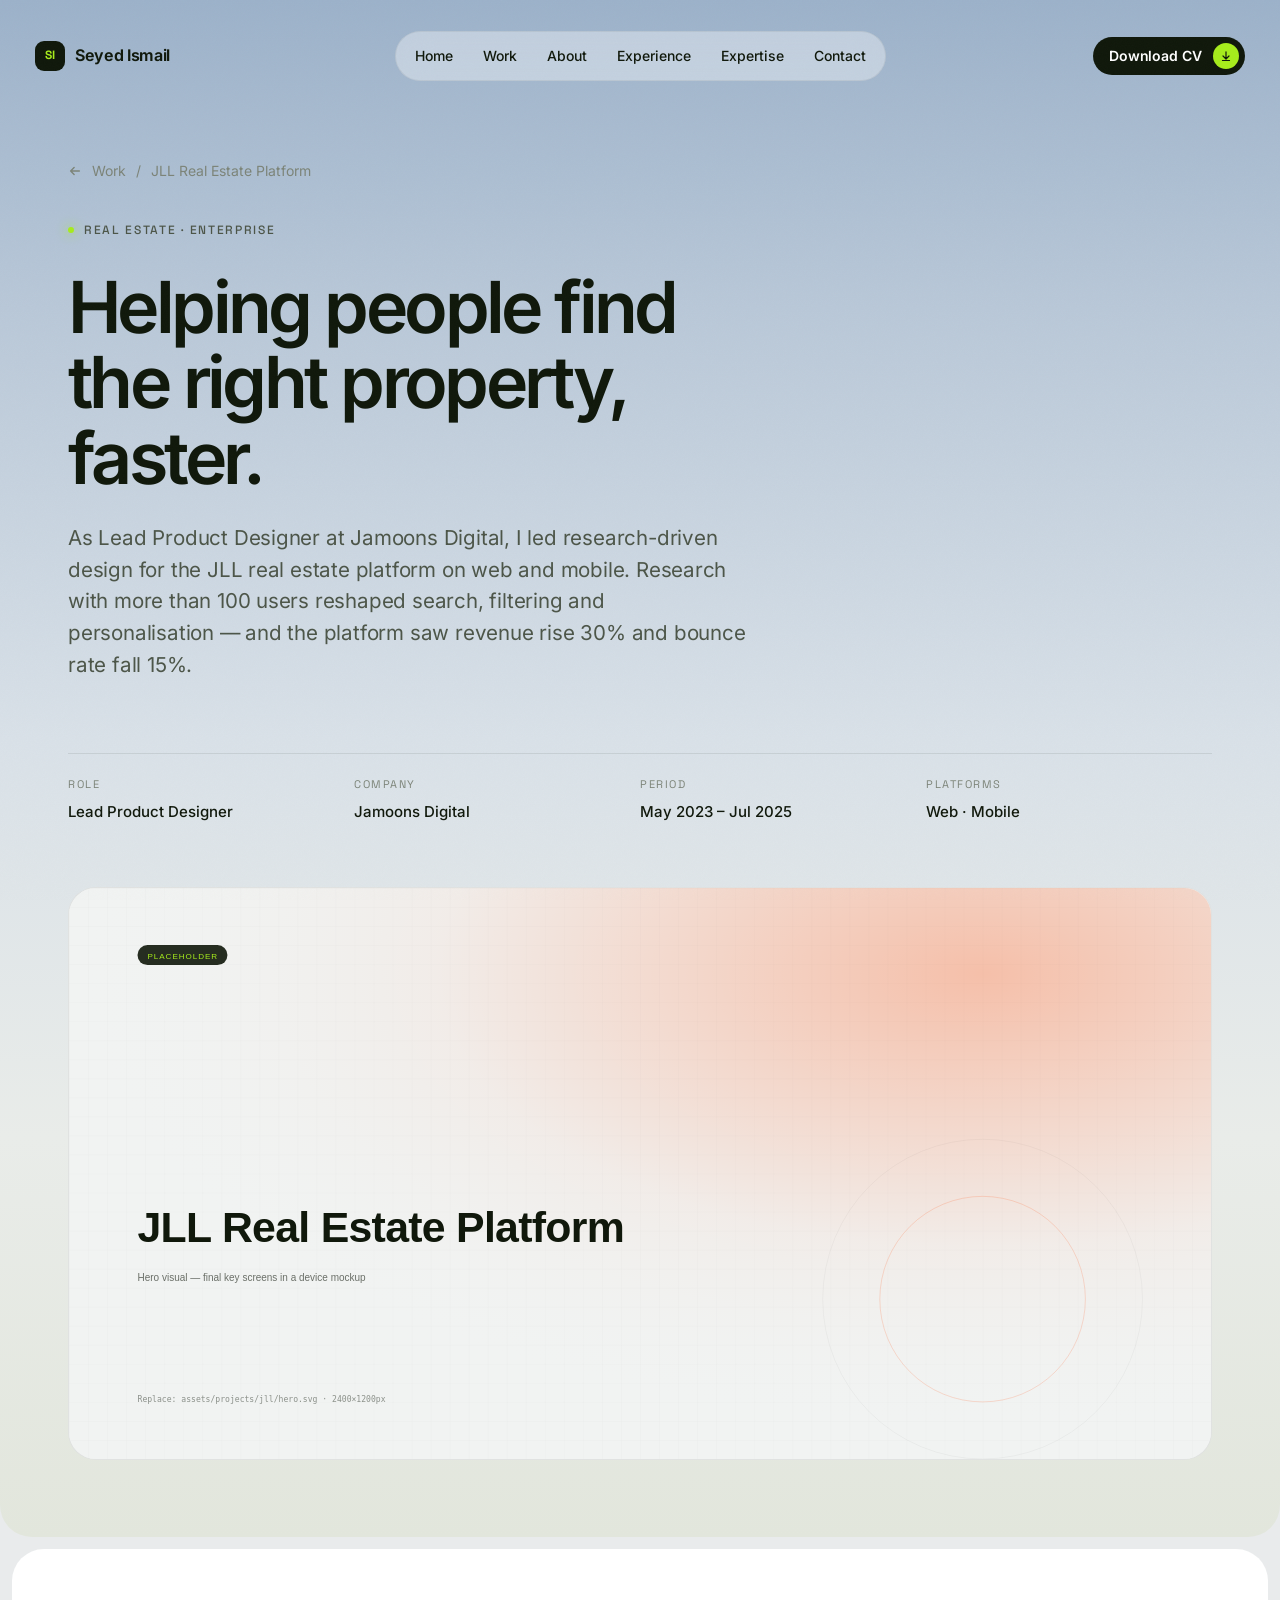
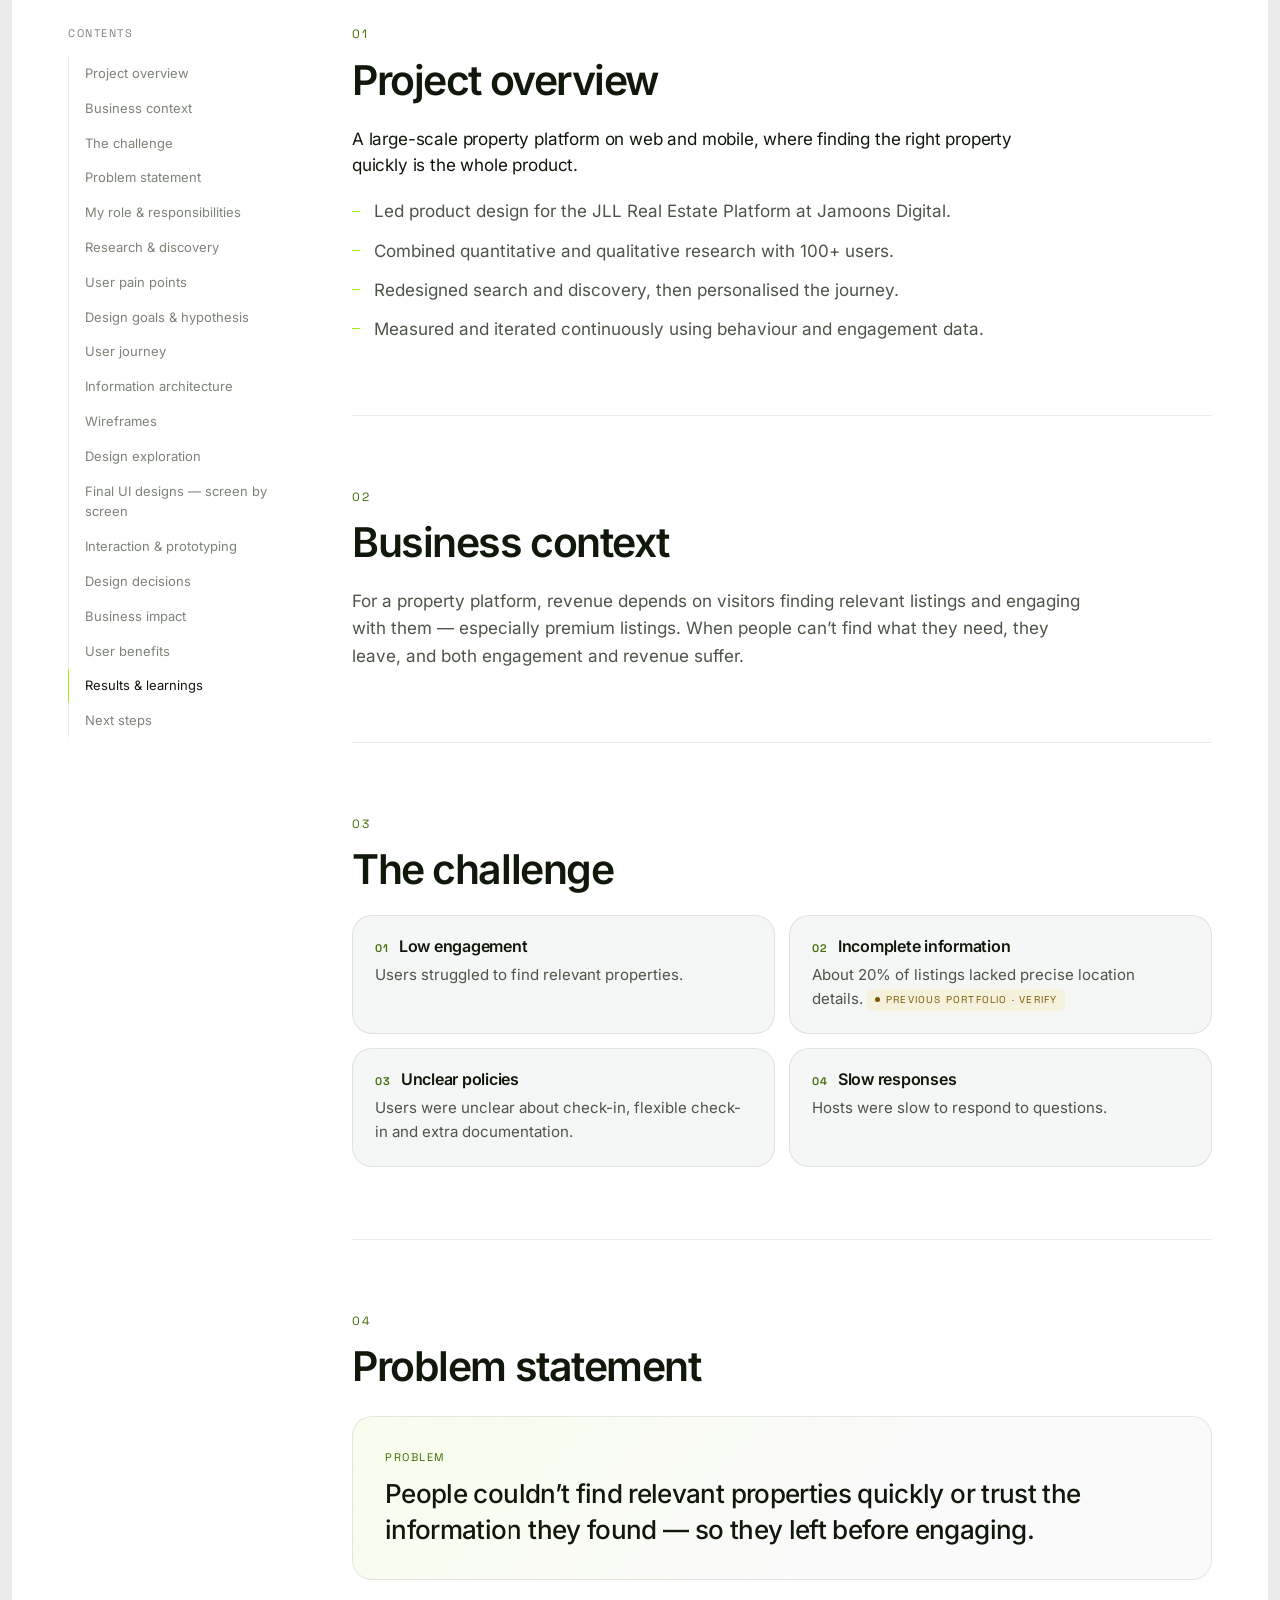
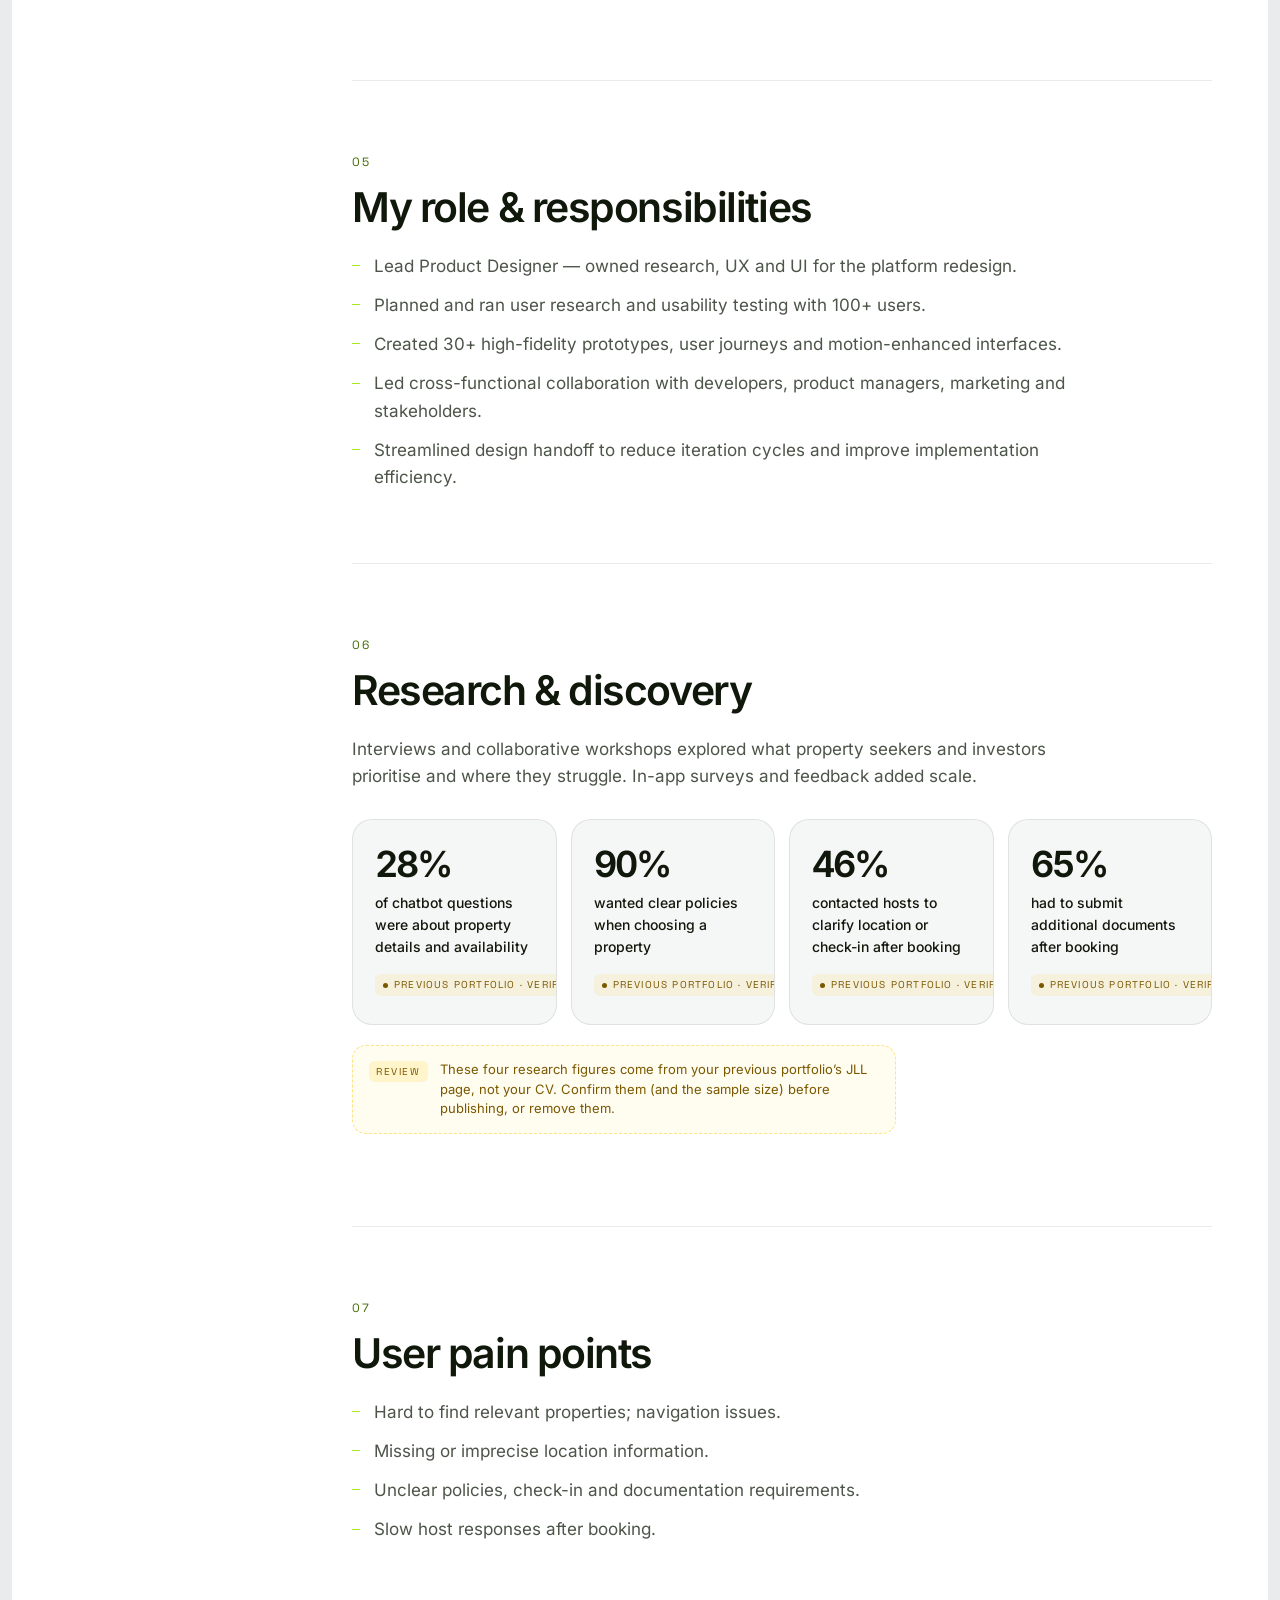
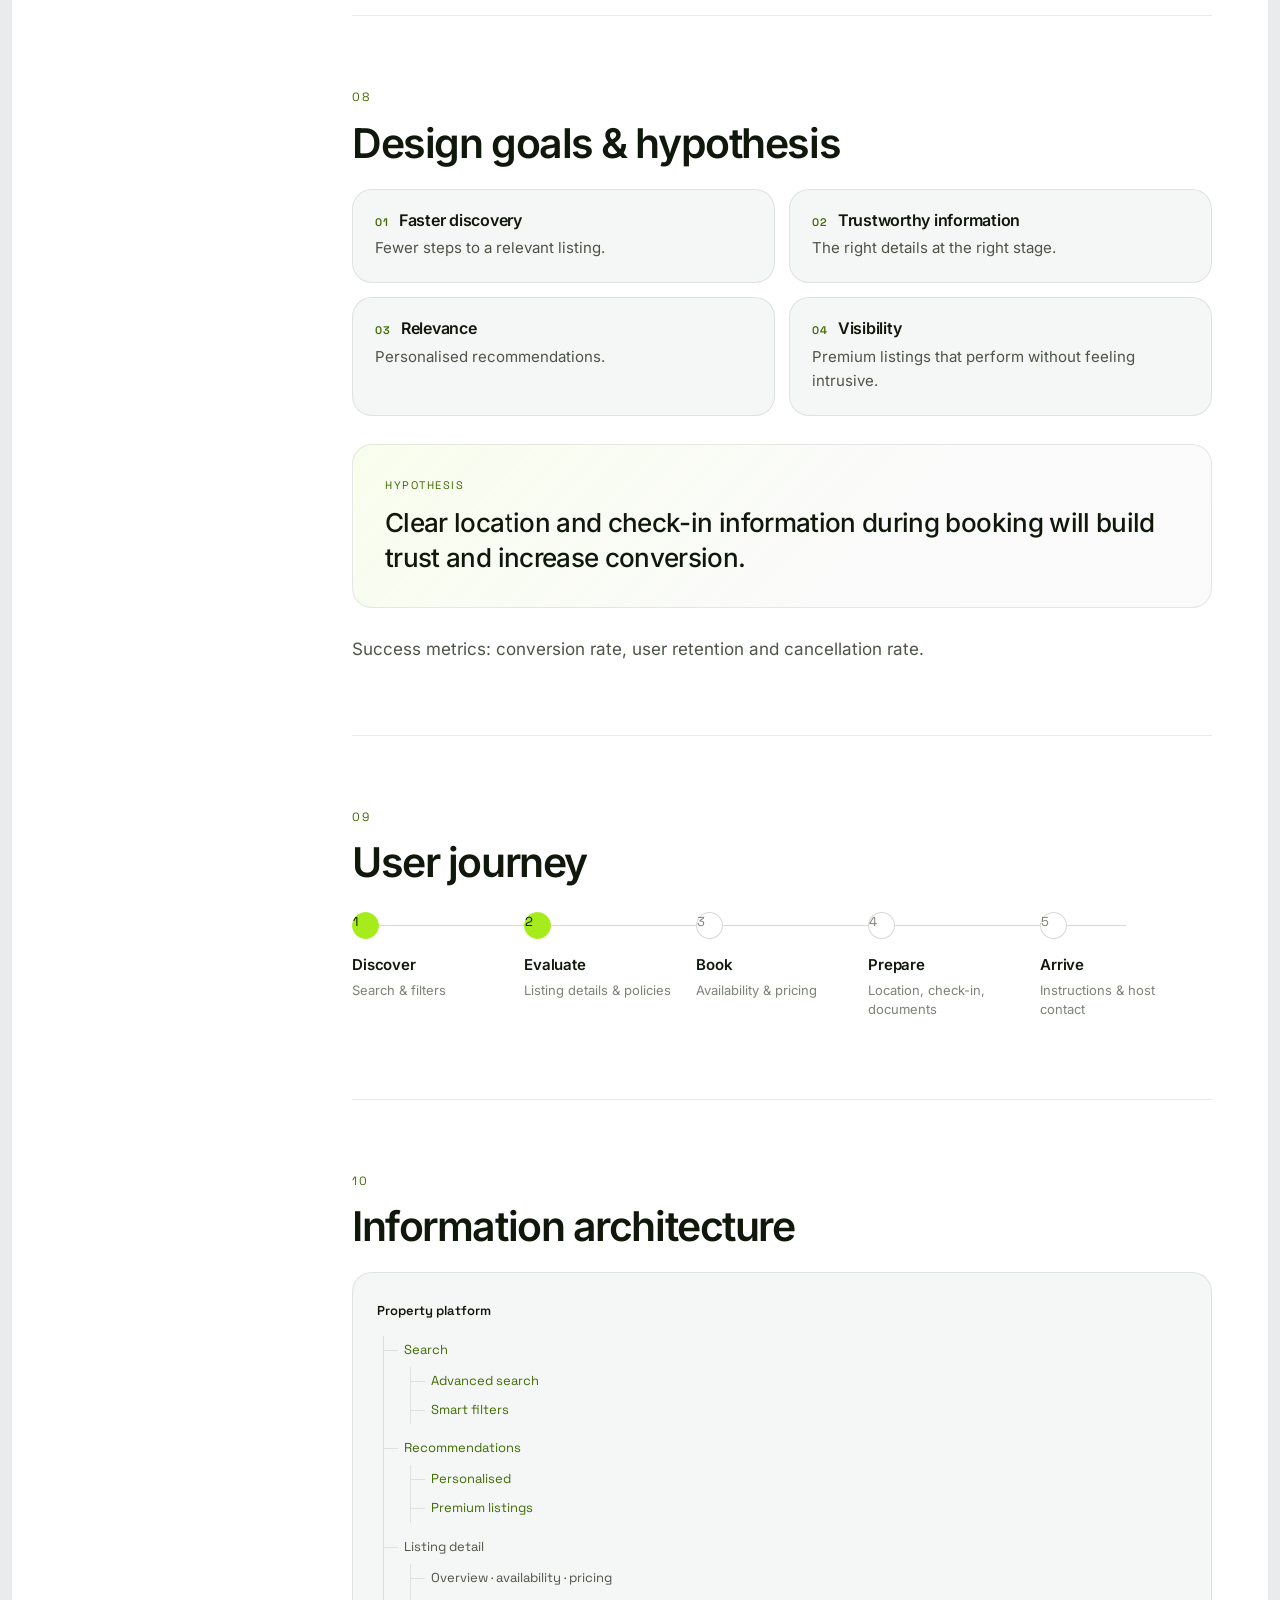
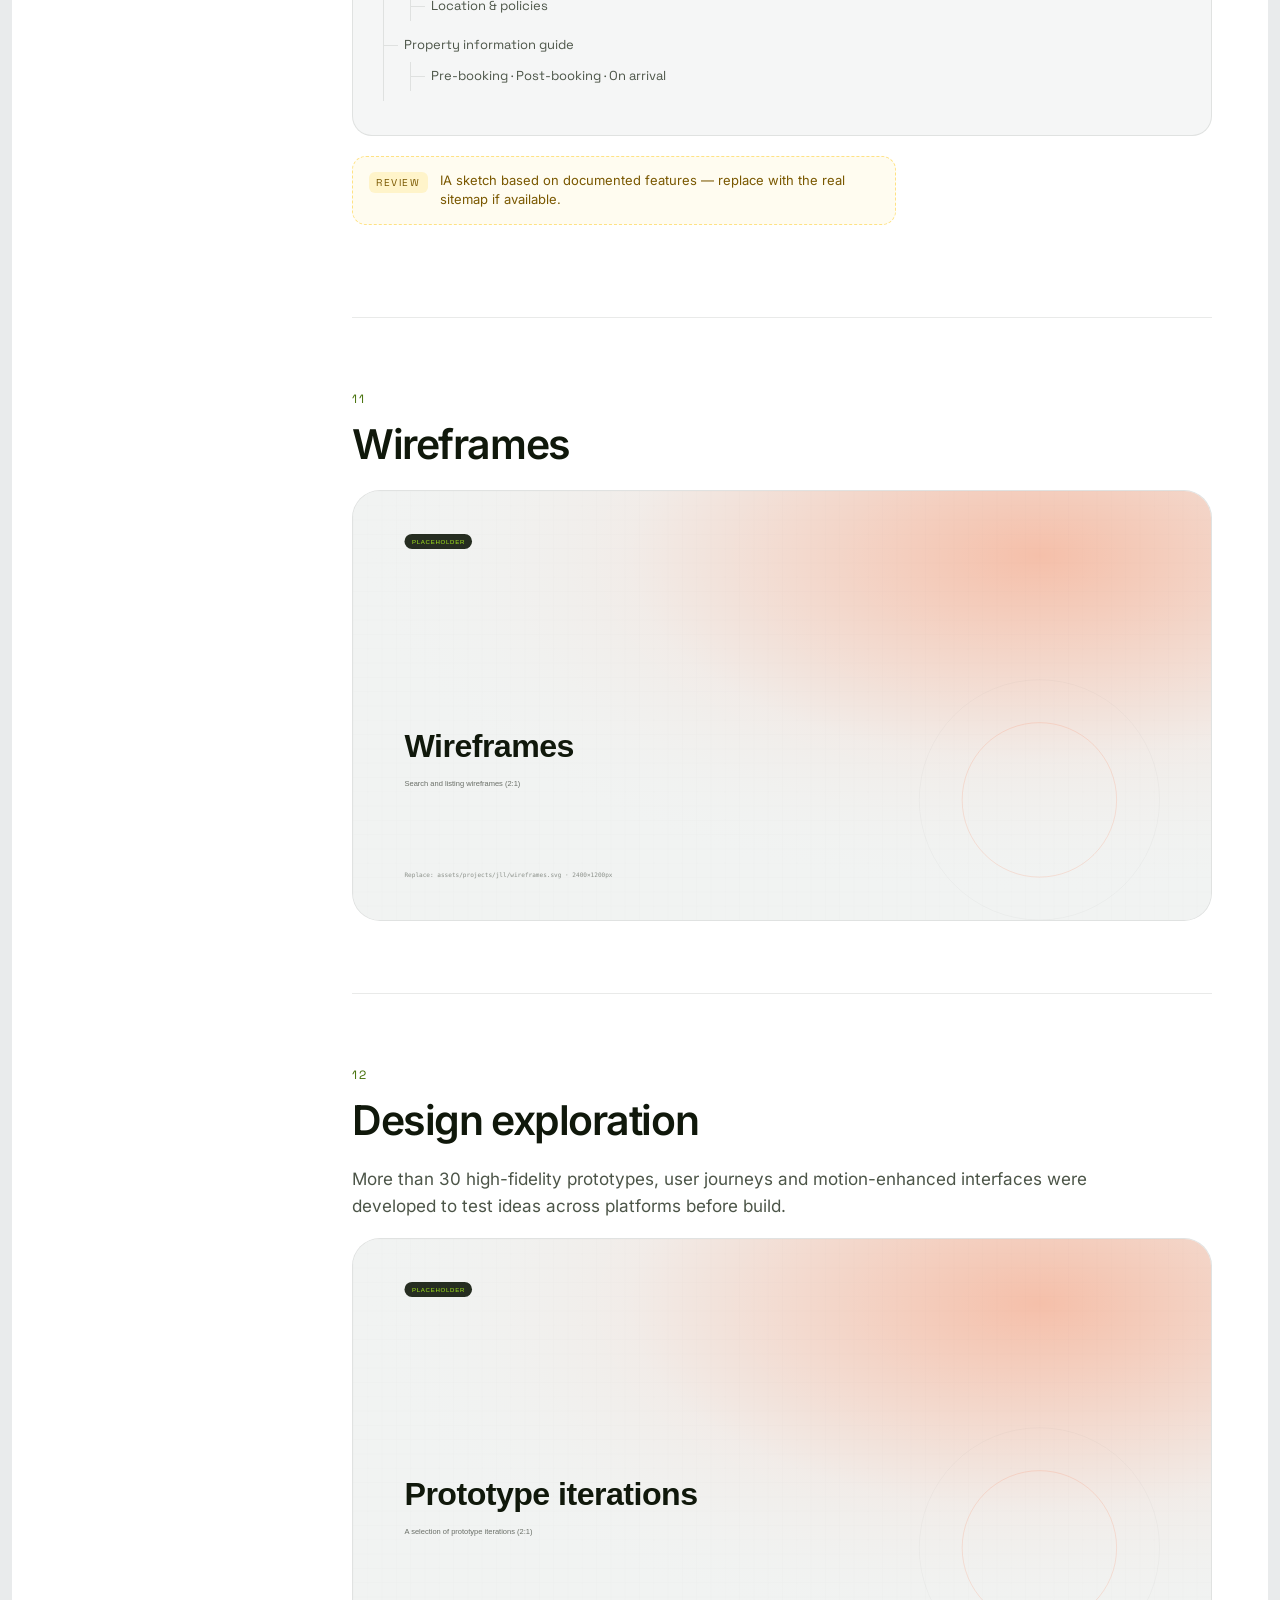
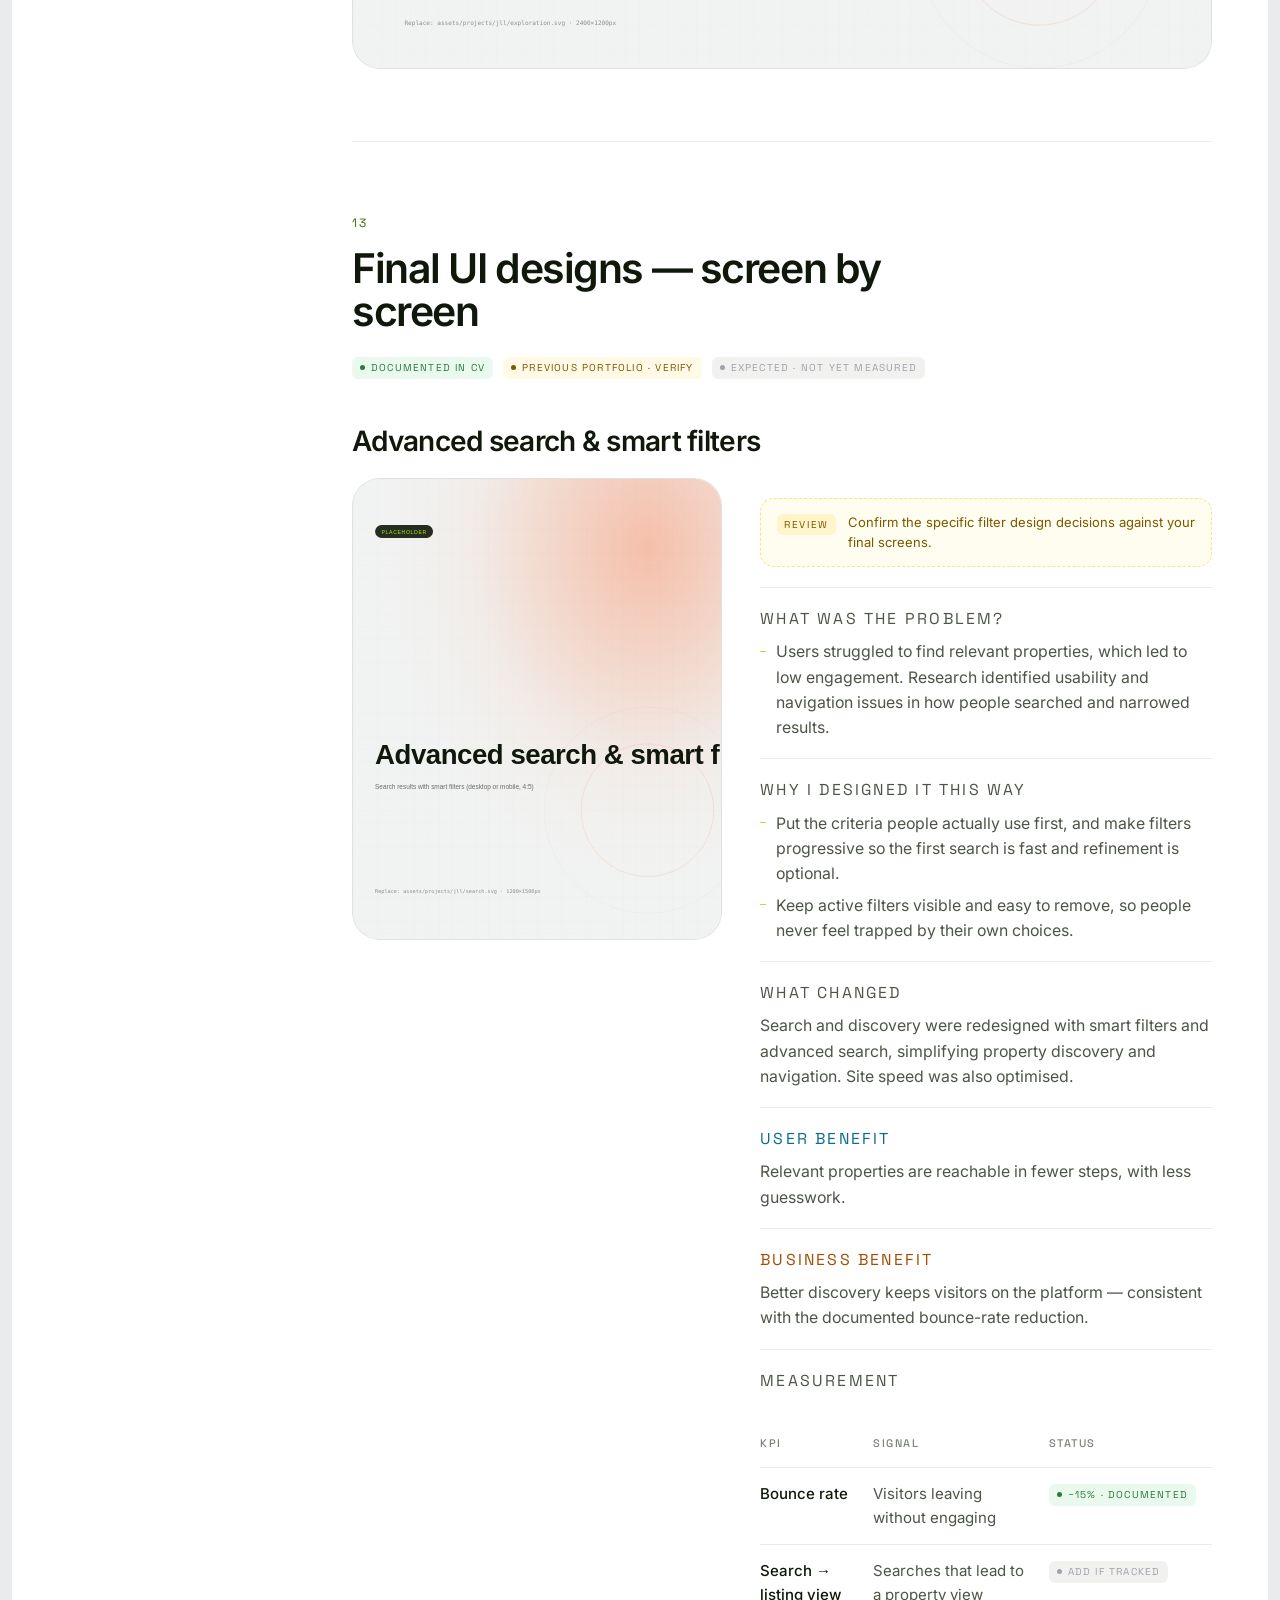
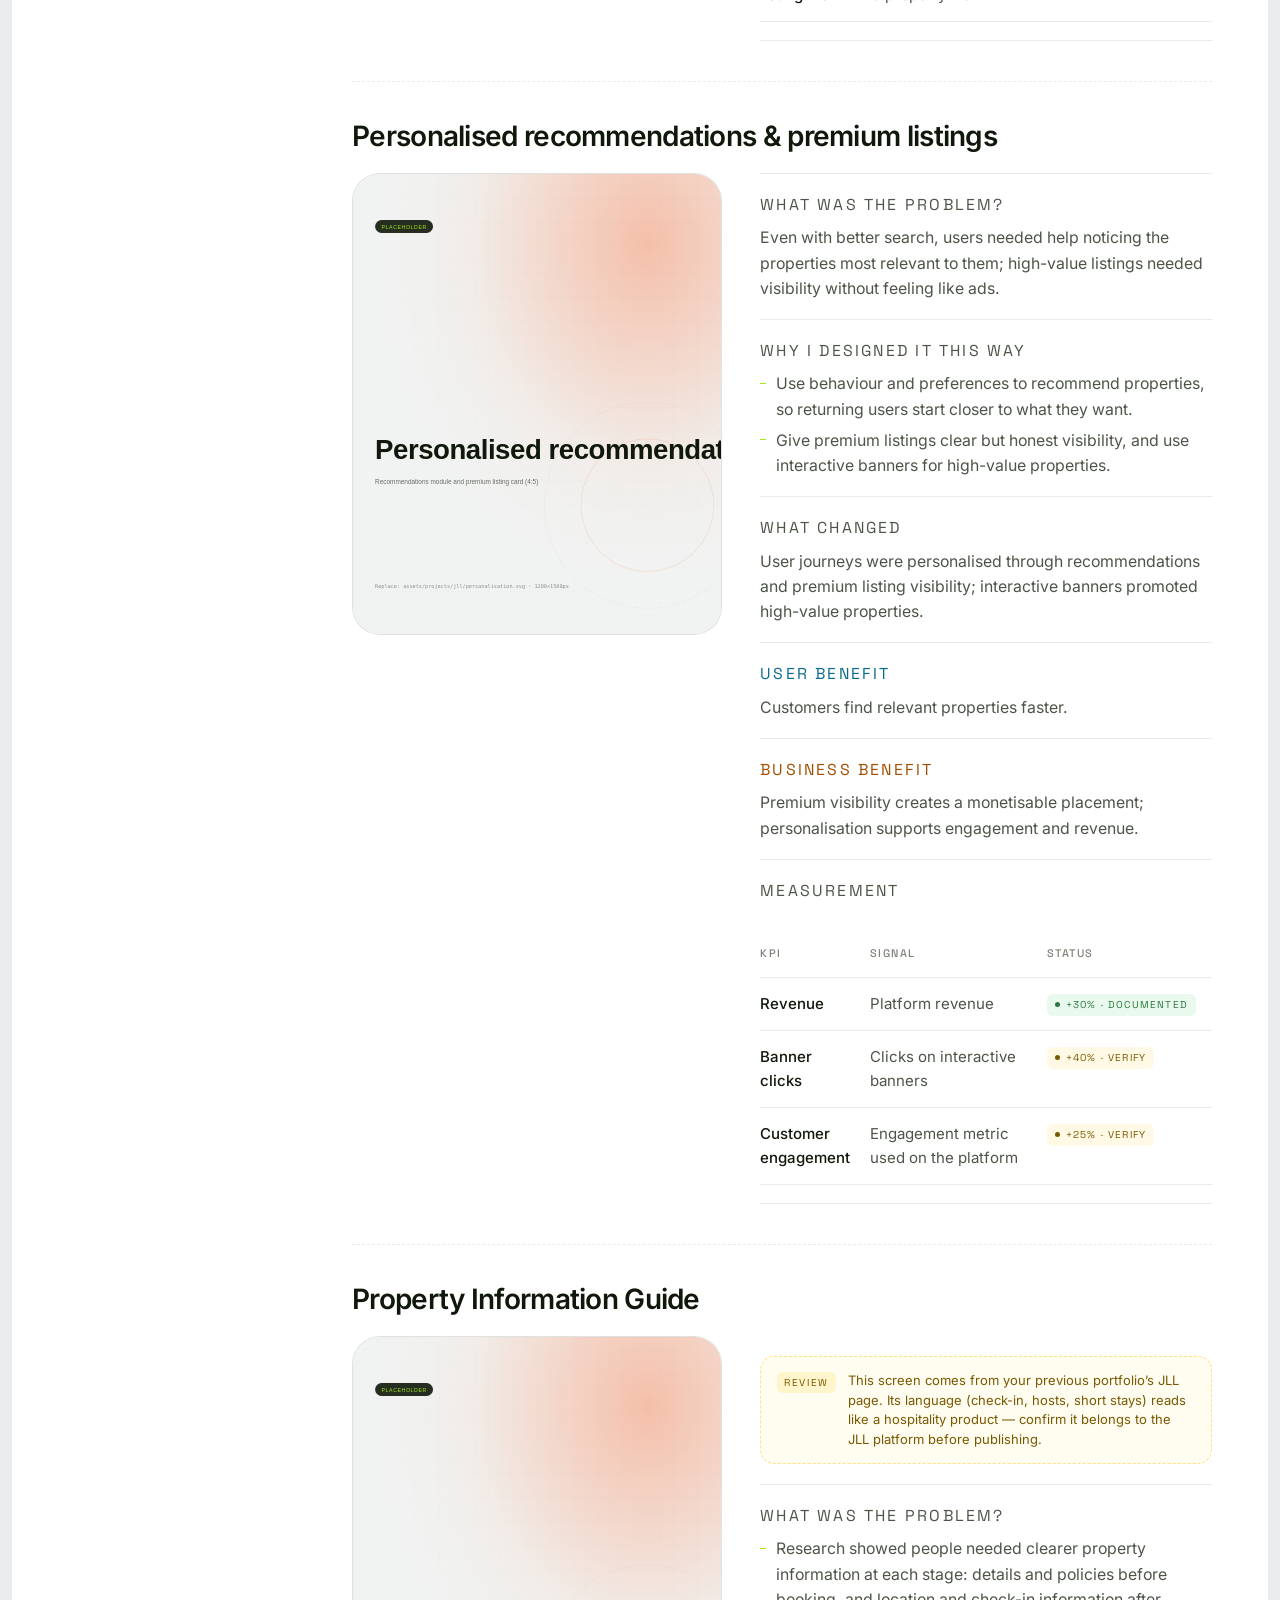
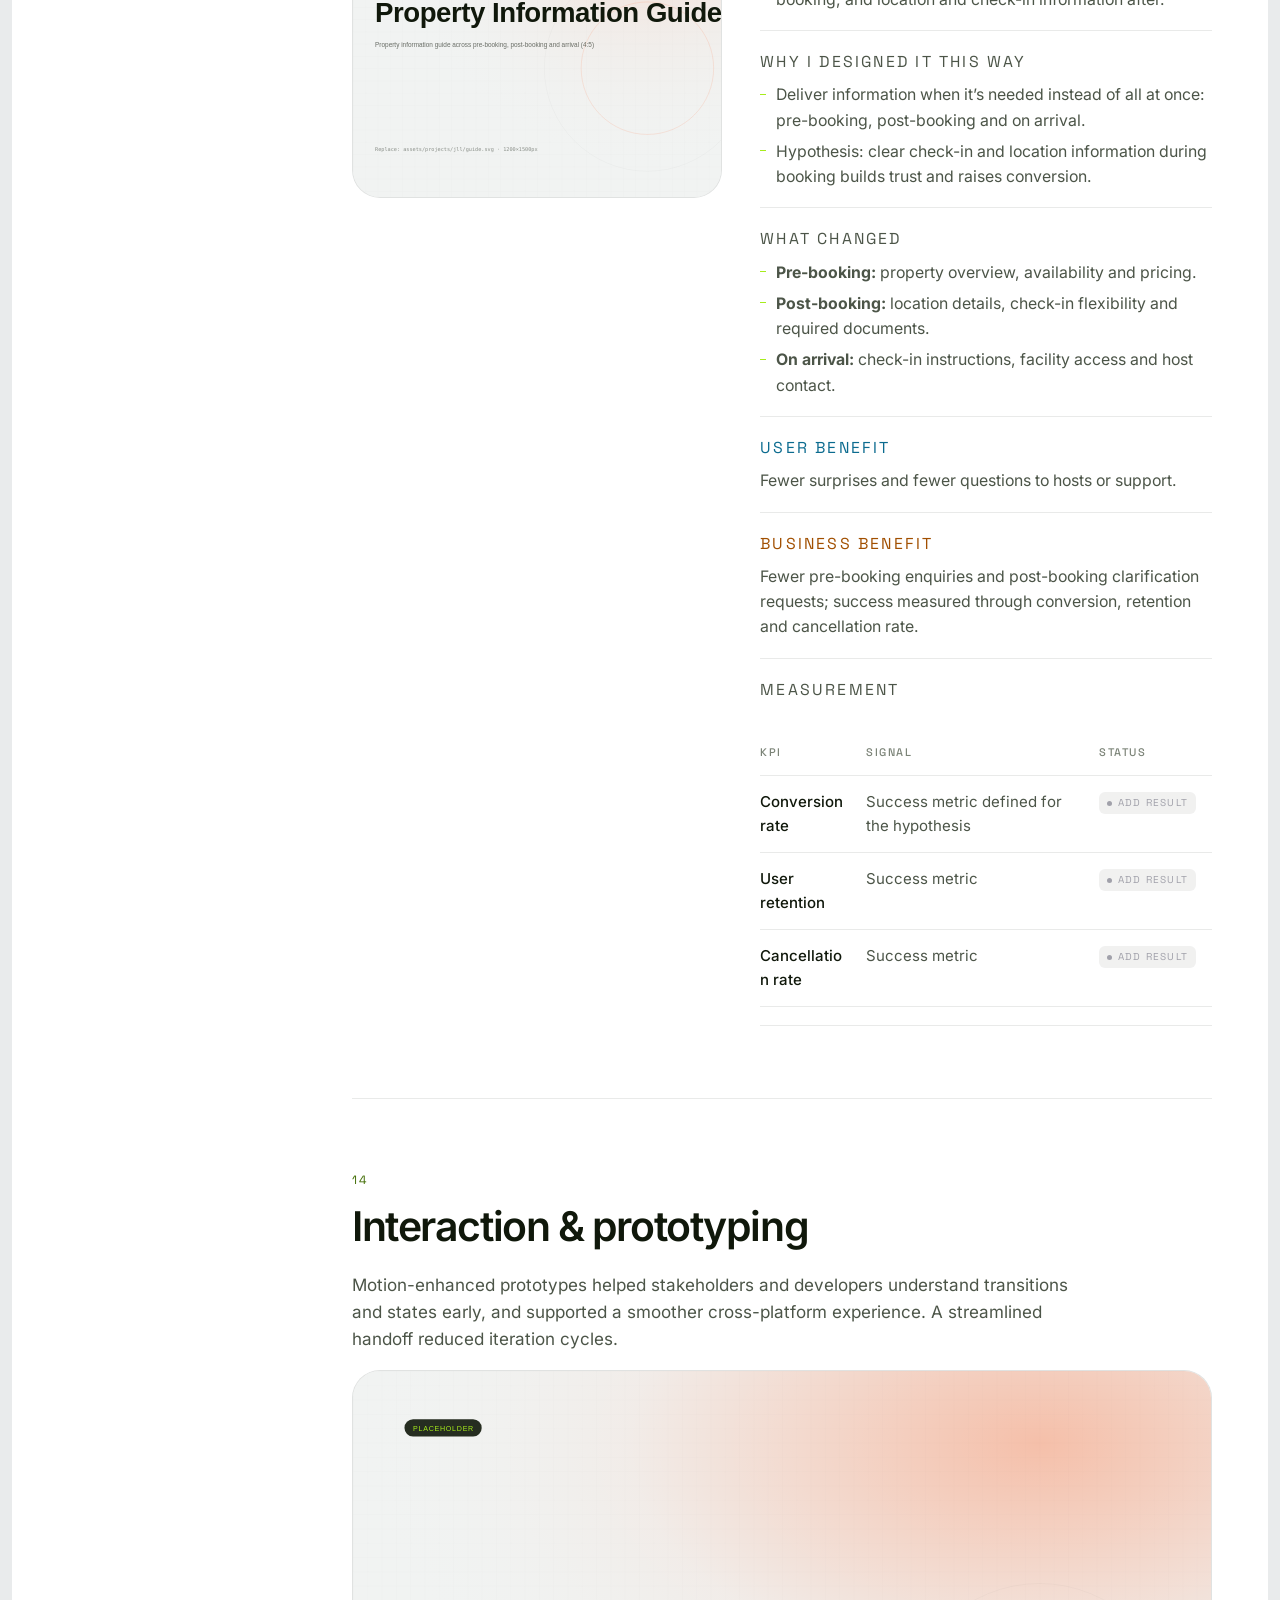
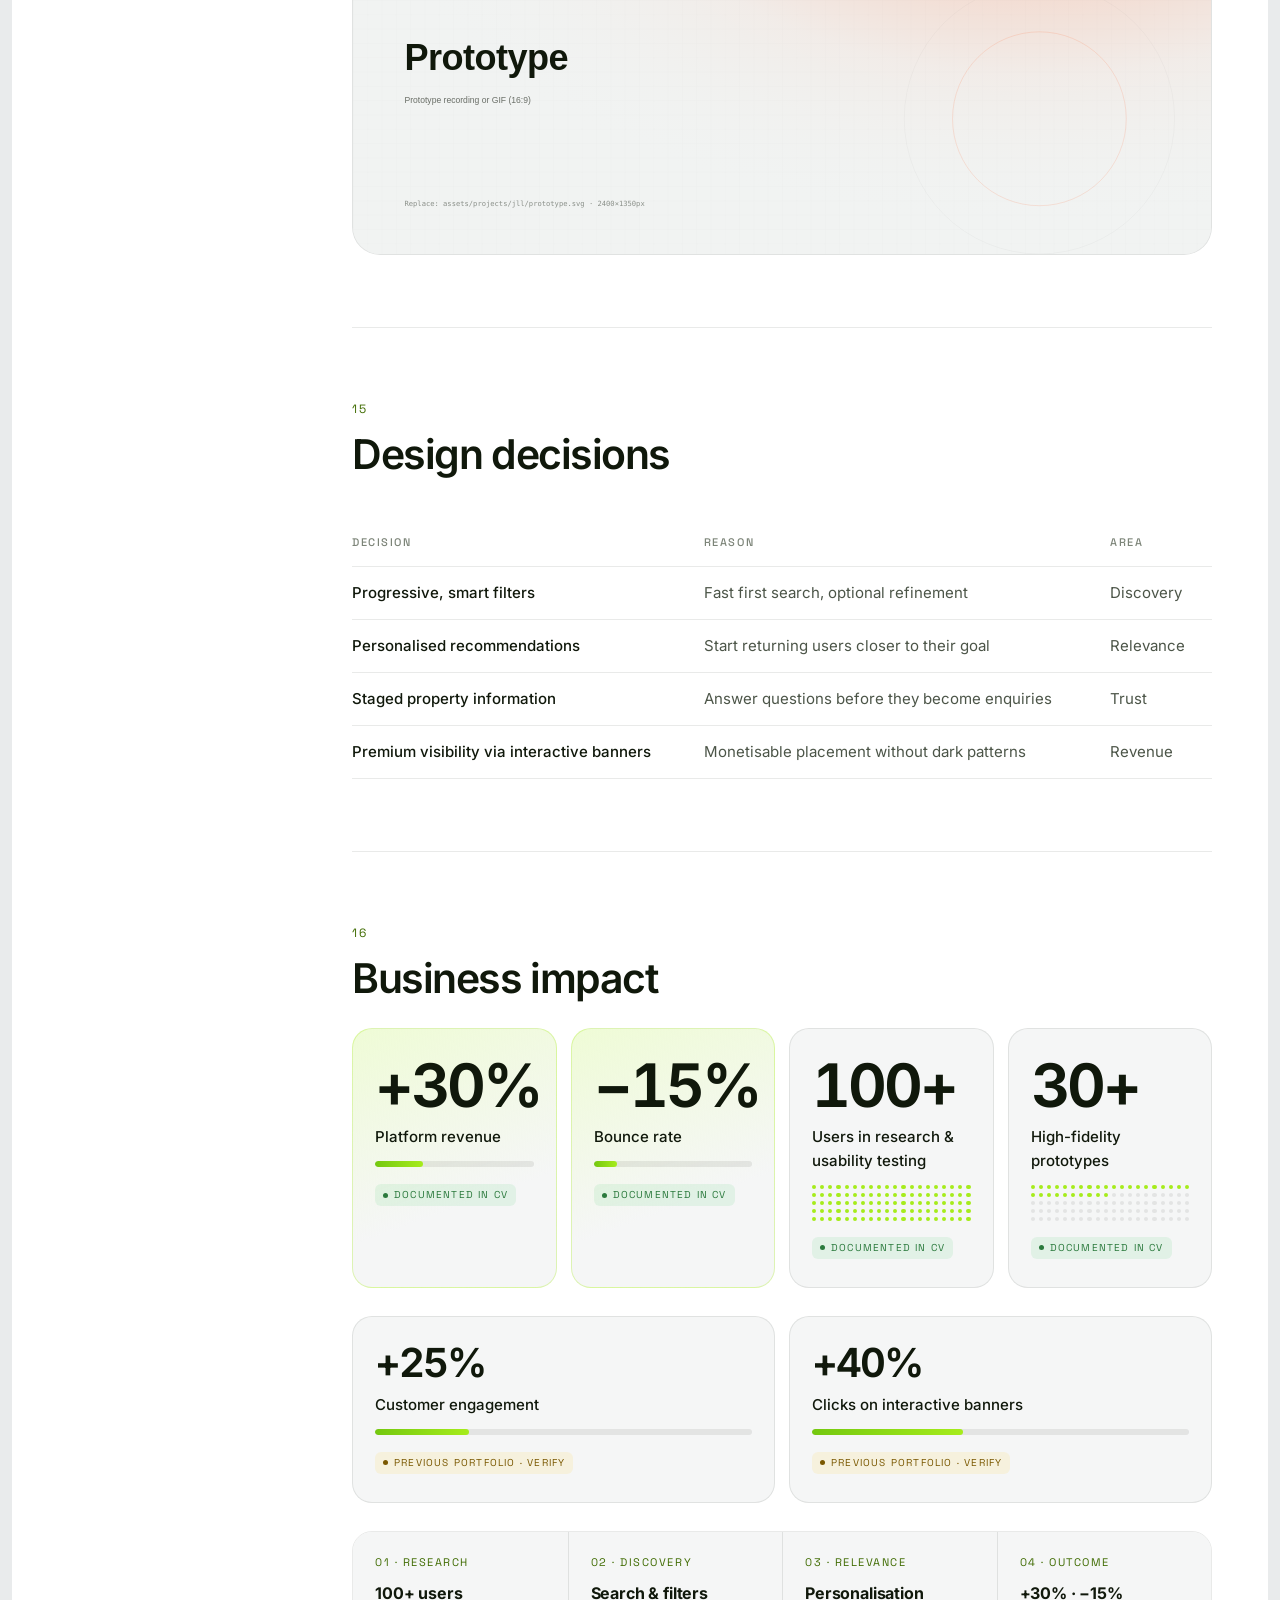
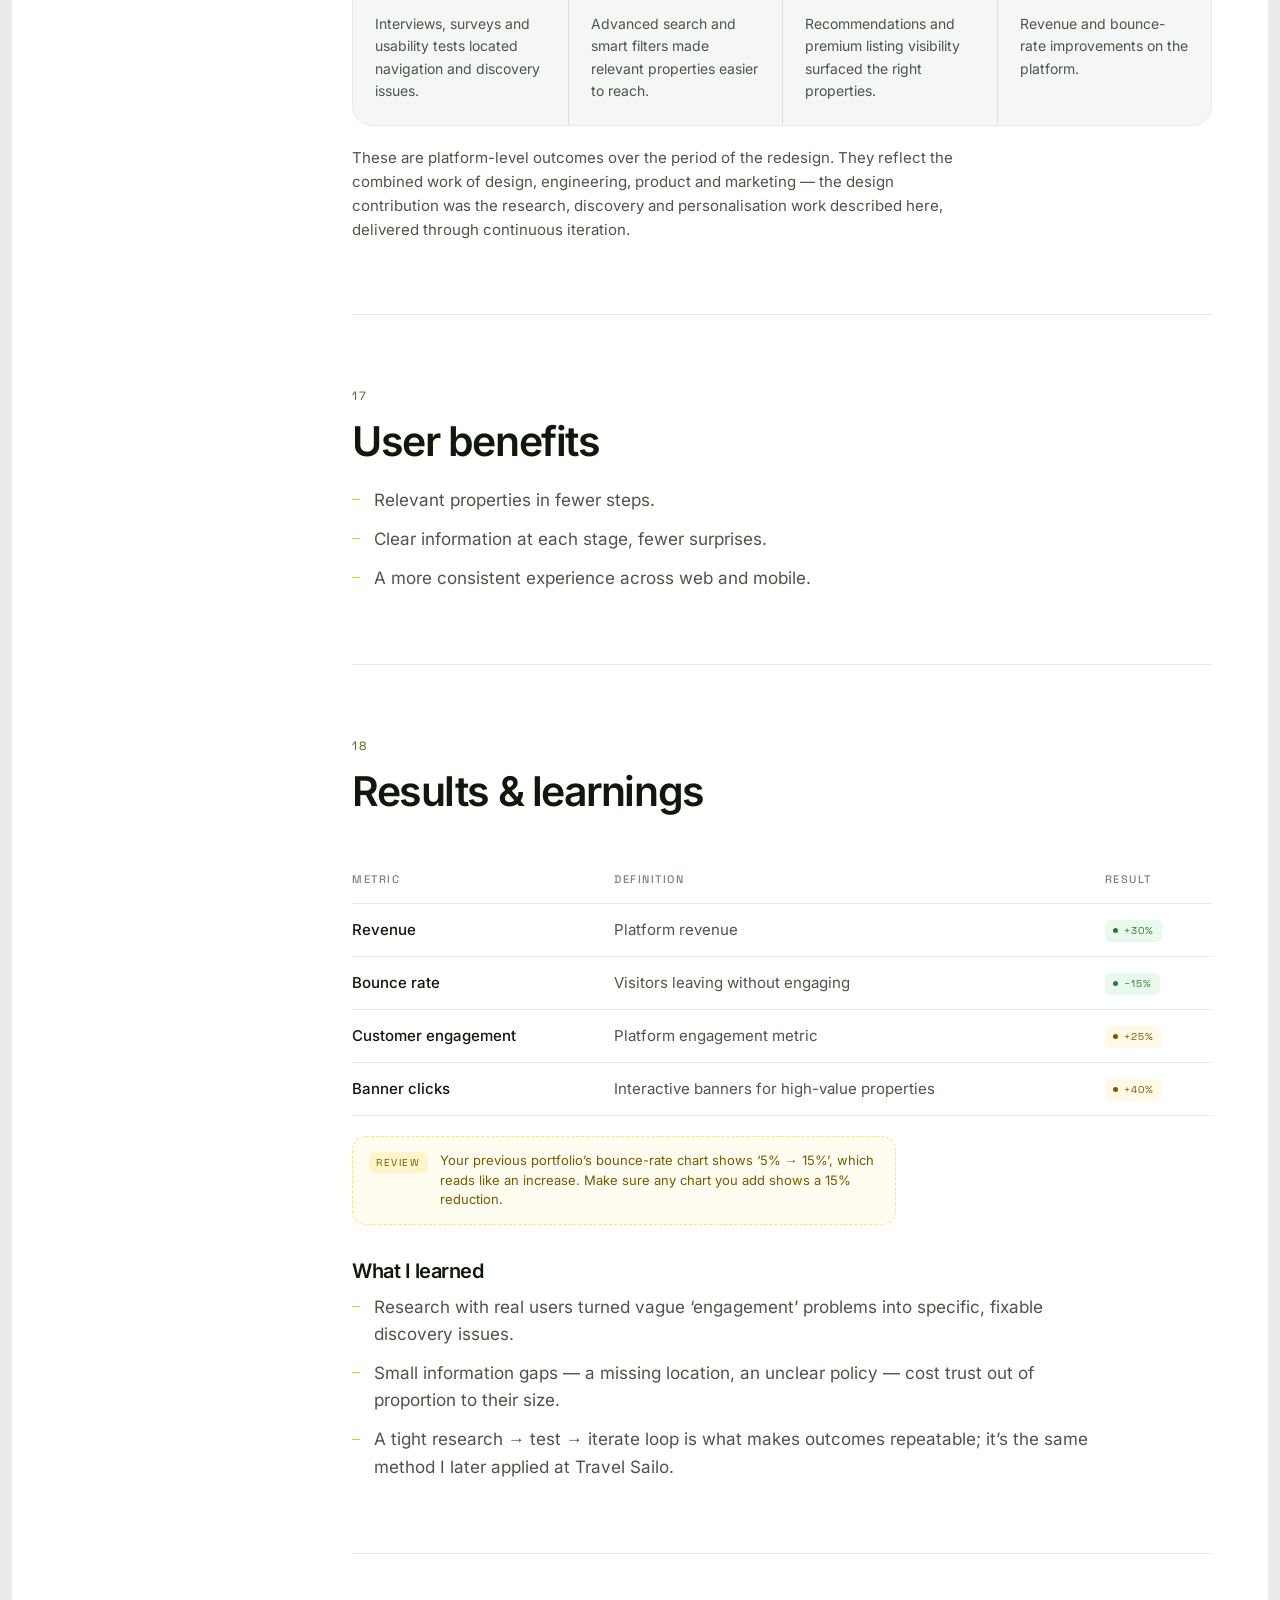
<file: projects/jll.html>
<!DOCTYPE html>
<html lang="en" class="no-js" data-theme="sky-light" data-review="on">
<head>
<meta charset="utf-8">
<meta name="viewport" content="width=device-width, initial-scale=1, viewport-fit=cover">
<title>JLL Real Estate Platform Case Study — +30% Revenue | Seyed Ismail</title>
<meta name="description" content="Research-led product design for the JLL real estate platform: user research with 100+ users, advanced search, smart filters and personalisation. Revenue +30%, bounce rate −15%.">
<meta name="author" content="Seyed Ismail">
<meta name="theme-color" content="#9cb2ca">
<meta name="color-scheme" content="dark">
<link rel="canonical" href="https://seyed-ismail-portfolio.vercel.app/projects/jll.html">
<meta property="og:type" content="article">
<meta property="og:site_name" content="Seyed Ismail — Senior Product Designer">
<meta property="og:title" content="JLL Real Estate Platform Case Study — +30% Revenue | Seyed Ismail">
<meta property="og:description" content="Research-led product design for the JLL real estate platform: user research with 100+ users, advanced search, smart filters and personalisation. Revenue +30%, bounce rate −15%.">
<meta property="og:url" content="https://seyed-ismail-portfolio.vercel.app/projects/jll.html">
<meta property="og:image" content="https://seyed-ismail-portfolio.vercel.app/assets/images/og-image.png">
<meta property="og:image:width" content="1200">
<meta property="og:image:height" content="630">
<meta name="twitter:card" content="summary_large_image">
<meta name="twitter:title" content="JLL Real Estate Platform Case Study — +30% Revenue | Seyed Ismail">
<meta name="twitter:description" content="Research-led product design for the JLL real estate platform: user research with 100+ users, advanced search, smart filters and personalisation. Revenue +30%, bounce rate −15%.">
<meta name="twitter:image" content="https://seyed-ismail-portfolio.vercel.app/assets/images/og-image.png">
<link rel="icon" href="../assets/icons/favicon.svg" type="image/svg+xml">
<link rel="icon" href="../assets/icons/favicon-32.png" sizes="32x32" type="image/png">
<link rel="apple-touch-icon" href="../assets/icons/apple-touch-icon.png">
<link rel="manifest" href="../site.webmanifest">
<link rel="preload" href="../assets/fonts/inter-var.woff2" as="font" type="font/woff2" crossorigin>
<link rel="stylesheet" href="../css/style.css">
<link rel="stylesheet" href="../css/themes.css">
<link rel="stylesheet" href="../css/animations.css">
<link rel="stylesheet" href="../css/responsive.css">

<script defer src="../js/main.js"></script>
<script defer src="../js/animations.js"></script>
<script defer src="../js/interactions.js"></script>
</head>
<body>
<div class="page-fade" aria-hidden="true"></div>
<div class="grain" aria-hidden="true"></div>

<a class="skip-link" href="#main">Skip to content</a>
<header class="nav" role="banner">
  <nav class="nav__inner" aria-label="Primary">
    <a class="wordmark" href="../index.html#home" aria-label="Seyed Ismail — home"><span class="wordmark__mark" aria-hidden="true">SI</span><span>Seyed Ismail</span></a>
    <ul class="nav__links"><li><a href="../index.html#home">Home</a></li><li><a href="../index.html#work">Work</a></li><li><a href="../index.html#about">About</a></li><li><a href="../index.html#experience">Experience</a></li><li><a href="../index.html#expertise">Expertise</a></li><li><a href="../index.html#contact">Contact</a></li></ul>
    <div class="nav__actions">
      <a class="btn btn--sm" href="../assets/cv/Seyed_Ismail_Senior_Product_Designer_CV.pdf" download data-magnetic="0.25">Download CV <svg class="down" viewBox="0 0 16 16" fill="none" aria-hidden="true"><path d="M8 2.5v9M4 8l4 4 4-4M3 14h10" stroke="currentColor" stroke-width="1.6" stroke-linecap="round" stroke-linejoin="round"/></svg></a>
      <button class="nav__toggle" type="button" aria-expanded="false" aria-controls="mobile-menu" aria-label="Open menu"><span></span><span></span></button>
    </div>
  </nav>
</header>

<div class="mobile-menu" id="mobile-menu" aria-hidden="true">
  <ul><li><a class="mobile-menu__link" href="../index.html#home"><small>01</small>Home</a></li><li><a class="mobile-menu__link" href="../index.html#work"><small>02</small>Work</a></li><li><a class="mobile-menu__link" href="../index.html#about"><small>03</small>About</a></li><li><a class="mobile-menu__link" href="../index.html#experience"><small>04</small>Experience</a></li><li><a class="mobile-menu__link" href="../index.html#expertise"><small>05</small>Expertise</a></li><li><a class="mobile-menu__link" href="../index.html#contact"><small>06</small>Contact</a></li></ul>
  <div class="mobile-menu__foot">
    <a class="btn btn--accent" href="../assets/cv/Seyed_Ismail_Senior_Product_Designer_CV.pdf" download>Download CV <svg class="down" viewBox="0 0 16 16" fill="none" aria-hidden="true"><path d="M8 2.5v9M4 8l4 4 4-4M3 14h10" stroke="currentColor" stroke-width="1.6" stroke-linecap="round" stroke-linejoin="round"/></svg></a>
    <a class="btn btn--ghost" href="mailto:sismail77@gmail.com">sismail77@gmail.com</a>
  </div>
</div>
<main id="main">

<span class="cs-progress" aria-hidden="true"></span>
<section class="cs-hero">
  <div class="ambient" aria-hidden="true"><span class="ambient__glow"></span></div>
  <div class="container" style="position:relative;z-index:1">
    <nav class="breadcrumb" aria-label="Breadcrumb"><a href="../index.html#work"><svg viewBox="0 0 16 16" fill="none" aria-hidden="true" width="14" height="14"><path d="M13 8H3M7 4 3 8l4 4" stroke="currentColor" stroke-width="1.6" stroke-linecap="round" stroke-linejoin="round"/></svg></a><a href="../index.html#work">Work</a><span aria-hidden="true">/</span><span aria-current="page">JLL Real Estate Platform</span></nav>
    <p class="eyebrow">Real Estate · Enterprise</p>
    <h1>Helping people find the right property, faster.</h1>
    <p class="lead">As Lead Product Designer at Jamoons Digital, I led research-driven design for the JLL real estate platform on web and mobile. Research with more than 100 users reshaped search, filtering and personalisation — and the platform saw revenue rise 30% and bounce rate fall 15%.</p>
    <dl class="cs-meta"><div><dt>Role</dt><dd>Lead Product Designer</dd></div><div><dt>Company</dt><dd>Jamoons Digital</dd></div><div><dt>Period</dt><dd>May 2023 – Jul 2025</dd></div><div><dt>Platforms</dt><dd>Web · Mobile</dd></div></dl>
    <div class="cs-cover"><figure class="figure"><div class="figure__frame"><img src="../assets/projects/jll/hero.svg" width="2400" height="1200" alt="JLL Real Estate Platform — placeholder for hero visual — final key screens in a device mockup" fetchpriority="high"></div></figure></div>
  </div>
</section>
<div class="section panel" style="padding-top:clamp(3rem,6vw,5rem)">
  <div class="container cs-layout">
    <aside class="cs-toc" aria-label="Case study contents"><p>Contents</p><ol><li><a href="#overview">Project overview</a></li><li><a href="#context">Business context</a></li><li><a href="#challenge">The challenge</a></li><li><a href="#problem">Problem statement</a></li><li><a href="#role">My role & responsibilities</a></li><li><a href="#research">Research & discovery</a></li><li><a href="#pain-points">User pain points</a></li><li><a href="#goals">Design goals & hypothesis</a></li><li><a href="#journey">User journey</a></li><li><a href="#ia">Information architecture</a></li><li><a href="#wireframes">Wireframes</a></li><li><a href="#exploration">Design exploration</a></li><li><a href="#final-ui">Final UI designs — screen by screen</a></li><li><a href="#prototyping">Interaction & prototyping</a></li><li><a href="#decisions">Design decisions</a></li><li><a href="#impact">Business impact</a></li><li><a href="#user">User benefits</a></li><li><a href="#results">Results & learnings</a></li><li><a href="#next">Next steps</a></li></ol></aside>
    <article class="cs-body"><section class="cs-section" id="overview" aria-labelledby="overview-h"><span class="cs-section__num">01</span><h2 id="overview-h">Project overview</h2><p class="lead">A large-scale property platform on web and mobile, where finding the right property quickly is the whole product.</p>
 <ul class="cs-list"><li>Led product design for the JLL Real Estate Platform at Jamoons Digital.</li><li>Combined quantitative and qualitative research with 100+ users.</li><li>Redesigned search and discovery, then personalised the journey.</li><li>Measured and iterated continuously using behaviour and engagement data.</li></ul></section><section class="cs-section" id="context" aria-labelledby="context-h"><span class="cs-section__num">02</span><h2 id="context-h">Business context</h2><p>For a property platform, revenue depends on visitors finding relevant listings and engaging with them — especially premium listings. When people can’t find what they need, they leave, and both engagement and revenue suffer.</p></section><section class="cs-section" id="challenge" aria-labelledby="challenge-h"><span class="cs-section__num">03</span><h2 id="challenge-h">The challenge</h2><div class="card-grid"><div class="mini-card"><h4><span class="n">01</span>Low engagement</h4><p>Users struggled to find relevant properties.</p></div><div class="mini-card"><h4><span class="n">02</span>Incomplete information</h4><p>About 20% of listings lacked precise location details. <span class="src src--verify">Previous portfolio · verify</span></p></div><div class="mini-card"><h4><span class="n">03</span>Unclear policies</h4><p>Users were unclear about check-in, flexible check-in and extra documentation.</p></div><div class="mini-card"><h4><span class="n">04</span>Slow responses</h4><p>Hosts were slow to respond to questions.</p></div></div></section><section class="cs-section" id="problem" aria-labelledby="problem-h"><span class="cs-section__num">04</span><h2 id="problem-h">Problem statement</h2><div class="callout"><span class="callout__label">Problem</span><p>People couldn’t find relevant properties quickly or trust the information they found — so they left before engaging.</p></div></section><section class="cs-section" id="role" aria-labelledby="role-h"><span class="cs-section__num">05</span><h2 id="role-h">My role & responsibilities</h2><ul class="cs-list"><li>Lead Product Designer — owned research, UX and UI for the platform redesign.</li><li>Planned and ran user research and usability testing with 100+ users.</li><li>Created 30+ high-fidelity prototypes, user journeys and motion-enhanced interfaces.</li><li>Led cross-functional collaboration with developers, product managers, marketing and stakeholders.</li><li>Streamlined design handoff to reduce iteration cycles and improve implementation efficiency.</li></ul></section><section class="cs-section" id="research" aria-labelledby="research-h"><span class="cs-section__num">06</span><h2 id="research-h">Research & discovery</h2><p>Interviews and collaborative workshops explored what property seekers and investors prioritise and where they struggle. In-app surveys and feedback added scale.</p>
 <div class="impact" style="grid-template-columns:repeat(4,1fr)">
  <div class="impact__card"><p class="impact__value" style="font-size:2.25rem">28%</p><p class="impact__label" style="font-size:.875rem">of chatbot questions were about property details and availability</p><span class="src src--verify">Previous portfolio · verify</span></div>
  <div class="impact__card"><p class="impact__value" style="font-size:2.25rem">90%</p><p class="impact__label" style="font-size:.875rem">wanted clear policies when choosing a property</p><span class="src src--verify">Previous portfolio · verify</span></div>
  <div class="impact__card"><p class="impact__value" style="font-size:2.25rem">46%</p><p class="impact__label" style="font-size:.875rem">contacted hosts to clarify location or check-in after booking</p><span class="src src--verify">Previous portfolio · verify</span></div>
  <div class="impact__card"><p class="impact__value" style="font-size:2.25rem">65%</p><p class="impact__label" style="font-size:.875rem">had to submit additional documents after booking</p><span class="src src--verify">Previous portfolio · verify</span></div>
 </div>
 <p class="review-flag">These four research figures come from your previous portfolio’s JLL page, not your CV. Confirm them (and the sample size) before publishing, or remove them.</p></section><section class="cs-section" id="pain-points" aria-labelledby="pain-points-h"><span class="cs-section__num">07</span><h2 id="pain-points-h">User pain points</h2><ul class="cs-list"><li>Hard to find relevant properties; navigation issues.</li><li>Missing or imprecise location information.</li><li>Unclear policies, check-in and documentation requirements.</li><li>Slow host responses after booking.</li></ul></section><section class="cs-section" id="goals" aria-labelledby="goals-h"><span class="cs-section__num">08</span><h2 id="goals-h">Design goals & hypothesis</h2><div class="card-grid"><div class="mini-card"><h4><span class="n">01</span>Faster discovery</h4><p>Fewer steps to a relevant listing.</p></div><div class="mini-card"><h4><span class="n">02</span>Trustworthy information</h4><p>The right details at the right stage.</p></div><div class="mini-card"><h4><span class="n">03</span>Relevance</h4><p>Personalised recommendations.</p></div><div class="mini-card"><h4><span class="n">04</span>Visibility</h4><p>Premium listings that perform without feeling intrusive.</p></div></div><div class="callout"><span class="callout__label">Hypothesis</span><p>Clear location and check-in information during booking will build trust and increase conversion.</p></div><p>Success metrics: conversion rate, user retention and cancellation rate.</p></section><section class="cs-section" id="journey" aria-labelledby="journey-h"><span class="cs-section__num">09</span><h2 id="journey-h">User journey</h2><ol class="journey" style="list-style:none" aria-label="User journey"><li class="journey__step is-focus"><span class="journey__dot">1</span><strong>Discover</strong><span>Search & filters</span></li><li class="journey__step is-focus"><span class="journey__dot">2</span><strong>Evaluate</strong><span>Listing details & policies</span></li><li class="journey__step"><span class="journey__dot">3</span><strong>Book</strong><span>Availability & pricing</span></li><li class="journey__step"><span class="journey__dot">4</span><strong>Prepare</strong><span>Location, check-in, documents</span></li><li class="journey__step"><span class="journey__dot">5</span><strong>Arrive</strong><span>Instructions & host contact</span></li></ol></section><section class="cs-section" id="ia" aria-labelledby="ia-h"><span class="cs-section__num">10</span><h2 id="ia-h">Information architecture</h2><div class="ia"><ul><li class="root">Property platform</li><li><ul><li class="hl">Search<ul><li>Advanced search</li><li>Smart filters</li></ul></li><li class="hl">Recommendations<ul><li>Personalised</li><li>Premium listings</li></ul></li><li>Listing detail<ul><li>Overview · availability · pricing</li><li>Location & policies</li></ul></li><li>Property information guide<ul><li>Pre-booking · Post-booking · On arrival</li></ul></li></ul></li></ul></div><p class="review-flag">IA sketch based on documented features — replace with the real sitemap if available.</p></section><section class="cs-section" id="wireframes" aria-labelledby="wireframes-h"><span class="cs-section__num">11</span><h2 id="wireframes-h">Wireframes</h2><figure class="figure"><div class="figure__frame" data-reveal-img><img src="../assets/projects/jll/wireframes.svg" width="2400" height="1200" alt="Wireframes — placeholder for search and listing wireframes (2:1)" loading="lazy" decoding="async"></div></figure></section><section class="cs-section" id="exploration" aria-labelledby="exploration-h"><span class="cs-section__num">12</span><h2 id="exploration-h">Design exploration</h2><p>More than 30 high-fidelity prototypes, user journeys and motion-enhanced interfaces were developed to test ideas across platforms before build.</p><figure class="figure"><div class="figure__frame" data-reveal-img><img src="../assets/projects/jll/exploration.svg" width="2400" height="1200" alt="Prototype iterations — placeholder for a selection of prototype iterations (2:1)" loading="lazy" decoding="async"></div></figure></section><section class="cs-section" id="final-ui" aria-labelledby="final-ui-h"><span class="cs-section__num">13</span><h2 id="final-ui-h">Final UI designs — screen by screen</h2><p style="display:flex;gap:10px;flex-wrap:wrap"><span class="src src--verified">Documented in CV</span> <span class="src src--verify">Previous portfolio · verify</span> <span class="src src--expected">Expected · not yet measured</span></p>
<div class="screen" id="screen-search">
  <div class="screen__head"><h3>Advanced search & smart filters</h3></div>
  <div class="screen__grid">
    <div class="screen__visual"><figure class="figure"><div class="figure__frame" data-reveal-img><img src="../assets/projects/jll/search.svg" width="1200" height="1500" alt="Advanced search &amp; smart filters — placeholder for search results with smart filters (desktop or mobile, 4:5)" loading="lazy" decoding="async"></div></figure></div>
    <div>
      <p class="review-flag">Confirm the specific filter design decisions against your final screens.</p>
      <div class="qa">
        <div class="qa__item"><p class="qa__q">What was the problem?</p><ul><li>Users struggled to find relevant properties, which led to low engagement. Research identified usability and navigation issues in how people searched and narrowed results.</li></ul></div>
        <div class="qa__item"><p class="qa__q">Why I designed it this way</p><ul><li>Put the criteria people actually use first, and make filters progressive so the first search is fast and refinement is optional.</li><li>Keep active filters visible and easy to remove, so people never feel trapped by their own choices.</li></ul></div>
        <div class="qa__item"><p class="qa__q">What changed</p><p>Search and discovery were redesigned with smart filters and advanced search, simplifying property discovery and navigation. Site speed was also optimised.</p></div>
        <div class="qa__item qa__item--user"><p class="qa__q">User benefit</p><p>Relevant properties are reachable in fewer steps, with less guesswork.</p></div>
        <div class="qa__item qa__item--biz"><p class="qa__q">Business benefit</p><p>Better discovery keeps visitors on the platform — consistent with the documented bounce-rate reduction.</p></div>
        <div class="qa__item"><p class="qa__q">Measurement</p><div class="table-wrap"><table class="kpi"><thead><tr><th>KPI</th><th>Signal</th><th>Status</th></tr></thead><tbody><tr><td>Bounce rate</td><td>Visitors leaving without engaging</td><td><span class="src src--verified">−15% · documented</span></td></tr><tr><td>Search → listing view</td><td>Searches that lead to a property view</td><td><span class="src src--expected">Add if tracked</span></td></tr></tbody></table></div></div>
      </div>
    </div>
  </div>
</div>
<div class="screen" id="screen-personalisation">
  <div class="screen__head"><h3>Personalised recommendations & premium listings</h3></div>
  <div class="screen__grid">
    <div class="screen__visual"><figure class="figure"><div class="figure__frame" data-reveal-img><img src="../assets/projects/jll/personalisation.svg" width="1200" height="1500" alt="Personalised recommendations &amp; premium listings — placeholder for recommendations module and premium listing card (4:5)" loading="lazy" decoding="async"></div></figure></div>
    <div>
      
      <div class="qa">
        <div class="qa__item"><p class="qa__q">What was the problem?</p><p>Even with better search, users needed help noticing the properties most relevant to them; high-value listings needed visibility without feeling like ads.</p></div>
        <div class="qa__item"><p class="qa__q">Why I designed it this way</p><ul><li>Use behaviour and preferences to recommend properties, so returning users start closer to what they want.</li><li>Give premium listings clear but honest visibility, and use interactive banners for high-value properties.</li></ul></div>
        <div class="qa__item"><p class="qa__q">What changed</p><p>User journeys were personalised through recommendations and premium listing visibility; interactive banners promoted high-value properties.</p></div>
        <div class="qa__item qa__item--user"><p class="qa__q">User benefit</p><p>Customers find relevant properties faster.</p></div>
        <div class="qa__item qa__item--biz"><p class="qa__q">Business benefit</p><p>Premium visibility creates a monetisable placement; personalisation supports engagement and revenue.</p></div>
        <div class="qa__item"><p class="qa__q">Measurement</p><div class="table-wrap"><table class="kpi"><thead><tr><th>KPI</th><th>Signal</th><th>Status</th></tr></thead><tbody><tr><td>Revenue</td><td>Platform revenue</td><td><span class="src src--verified">+30% · documented</span></td></tr><tr><td>Banner clicks</td><td>Clicks on interactive banners</td><td><span class="src src--verify">+40% · verify</span></td></tr><tr><td>Customer engagement</td><td>Engagement metric used on the platform</td><td><span class="src src--verify">+25% · verify</span></td></tr></tbody></table></div></div>
      </div>
    </div>
  </div>
</div>
<div class="screen" id="screen-guide">
  <div class="screen__head"><h3>Property Information Guide</h3></div>
  <div class="screen__grid">
    <div class="screen__visual"><figure class="figure"><div class="figure__frame" data-reveal-img><img src="../assets/projects/jll/guide.svg" width="1200" height="1500" alt="Property Information Guide — placeholder for property information guide across pre-booking, post-booking and arrival (4:5)" loading="lazy" decoding="async"></div></figure></div>
    <div>
      <p class="review-flag">This screen comes from your previous portfolio’s JLL page. Its language (check-in, hosts, short stays) reads like a hospitality product — confirm it belongs to the JLL platform before publishing.</p>
      <div class="qa">
        <div class="qa__item"><p class="qa__q">What was the problem?</p><ul><li>Research showed people needed clearer property information at each stage: details and policies before booking, and location and check-in information after.</li></ul></div>
        <div class="qa__item"><p class="qa__q">Why I designed it this way</p><ul><li>Deliver information when it’s needed instead of all at once: pre-booking, post-booking and on arrival.</li><li>Hypothesis: clear check-in and location information during booking builds trust and raises conversion.</li></ul></div>
        <div class="qa__item"><p class="qa__q">What changed</p><ul><li><strong>Pre-booking:</strong> property overview, availability and pricing.</li><li><strong>Post-booking:</strong> location details, check-in flexibility and required documents.</li><li><strong>On arrival:</strong> check-in instructions, facility access and host contact.</li></ul></div>
        <div class="qa__item qa__item--user"><p class="qa__q">User benefit</p><p>Fewer surprises and fewer questions to hosts or support.</p></div>
        <div class="qa__item qa__item--biz"><p class="qa__q">Business benefit</p><p>Fewer pre-booking enquiries and post-booking clarification requests; success measured through conversion, retention and cancellation rate.</p></div>
        <div class="qa__item"><p class="qa__q">Measurement</p><div class="table-wrap"><table class="kpi"><thead><tr><th>KPI</th><th>Signal</th><th>Status</th></tr></thead><tbody><tr><td>Conversion rate</td><td>Success metric defined for the hypothesis</td><td><span class="src src--expected">Add result</span></td></tr><tr><td>User retention</td><td>Success metric</td><td><span class="src src--expected">Add result</span></td></tr><tr><td>Cancellation rate</td><td>Success metric</td><td><span class="src src--expected">Add result</span></td></tr></tbody></table></div></div>
      </div>
    </div>
  </div>
</div></section><section class="cs-section" id="prototyping" aria-labelledby="prototyping-h"><span class="cs-section__num">14</span><h2 id="prototyping-h">Interaction & prototyping</h2><p>Motion-enhanced prototypes helped stakeholders and developers understand transitions and states early, and supported a smoother cross-platform experience. A streamlined handoff reduced iteration cycles.</p><figure class="figure"><div class="figure__frame" data-reveal-img><img src="../assets/projects/jll/prototype.svg" width="2400" height="1350" alt="Prototype — placeholder for prototype recording or gif (16:9)" loading="lazy" decoding="async"></div></figure></section><section class="cs-section" id="decisions" aria-labelledby="decisions-h"><span class="cs-section__num">15</span><h2 id="decisions-h">Design decisions</h2><div class="table-wrap"><table class="kpi"><thead><tr><th>Decision</th><th>Reason</th><th>Area</th></tr></thead><tbody><tr><td>Progressive, smart filters</td><td>Fast first search, optional refinement</td><td>Discovery</td></tr><tr><td>Personalised recommendations</td><td>Start returning users closer to their goal</td><td>Relevance</td></tr><tr><td>Staged property information</td><td>Answer questions before they become enquiries</td><td>Trust</td></tr><tr><td>Premium visibility via interactive banners</td><td>Monetisable placement without dark patterns</td><td>Revenue</td></tr></tbody></table></div></section><section class="cs-section" id="impact" aria-labelledby="impact-h"><span class="cs-section__num">16</span><h2 id="impact-h">Business impact</h2>
<div class="impact" data-inview>
  <div class="impact__card impact__card--hero"><p class="impact__value">+30%</p><p class="impact__label">Platform revenue</p><div class="impact__bar"><i style="--w:30%"></i></div><span class="src src--verified">Documented in CV</span></div>
  <div class="impact__card impact__card--hero"><p class="impact__value">−15%</p><p class="impact__label">Bounce rate</p><div class="impact__bar"><i style="--w:15%"></i></div><span class="src src--verified">Documented in CV</span></div>
  <div class="impact__card"><p class="impact__value">100+</p><p class="impact__label">Users in research & usability testing</p><div aria-hidden="true" style="display:grid;grid-template-columns:repeat(20,1fr);gap:4px;margin-top:6px"><span style="aspect-ratio:1;border-radius:50%;background:var(--accent)"></span><span style="aspect-ratio:1;border-radius:50%;background:var(--accent)"></span><span style="aspect-ratio:1;border-radius:50%;background:var(--accent)"></span><span style="aspect-ratio:1;border-radius:50%;background:var(--accent)"></span><span style="aspect-ratio:1;border-radius:50%;background:var(--accent)"></span><span style="aspect-ratio:1;border-radius:50%;background:var(--accent)"></span><span style="aspect-ratio:1;border-radius:50%;background:var(--accent)"></span><span style="aspect-ratio:1;border-radius:50%;background:var(--accent)"></span><span style="aspect-ratio:1;border-radius:50%;background:var(--accent)"></span><span style="aspect-ratio:1;border-radius:50%;background:var(--accent)"></span><span style="aspect-ratio:1;border-radius:50%;background:var(--accent)"></span><span style="aspect-ratio:1;border-radius:50%;background:var(--accent)"></span><span style="aspect-ratio:1;border-radius:50%;background:var(--accent)"></span><span style="aspect-ratio:1;border-radius:50%;background:var(--accent)"></span><span style="aspect-ratio:1;border-radius:50%;background:var(--accent)"></span><span style="aspect-ratio:1;border-radius:50%;background:var(--accent)"></span><span style="aspect-ratio:1;border-radius:50%;background:var(--accent)"></span><span style="aspect-ratio:1;border-radius:50%;background:var(--accent)"></span><span style="aspect-ratio:1;border-radius:50%;background:var(--accent)"></span><span style="aspect-ratio:1;border-radius:50%;background:var(--accent)"></span><span style="aspect-ratio:1;border-radius:50%;background:var(--accent)"></span><span style="aspect-ratio:1;border-radius:50%;background:var(--accent)"></span><span style="aspect-ratio:1;border-radius:50%;background:var(--accent)"></span><span style="aspect-ratio:1;border-radius:50%;background:var(--accent)"></span><span style="aspect-ratio:1;border-radius:50%;background:var(--accent)"></span><span style="aspect-ratio:1;border-radius:50%;background:var(--accent)"></span><span style="aspect-ratio:1;border-radius:50%;background:var(--accent)"></span><span style="aspect-ratio:1;border-radius:50%;background:var(--accent)"></span><span style="aspect-ratio:1;border-radius:50%;background:var(--accent)"></span><span style="aspect-ratio:1;border-radius:50%;background:var(--accent)"></span><span style="aspect-ratio:1;border-radius:50%;background:var(--accent)"></span><span style="aspect-ratio:1;border-radius:50%;background:var(--accent)"></span><span style="aspect-ratio:1;border-radius:50%;background:var(--accent)"></span><span style="aspect-ratio:1;border-radius:50%;background:var(--accent)"></span><span style="aspect-ratio:1;border-radius:50%;background:var(--accent)"></span><span style="aspect-ratio:1;border-radius:50%;background:var(--accent)"></span><span style="aspect-ratio:1;border-radius:50%;background:var(--accent)"></span><span style="aspect-ratio:1;border-radius:50%;background:var(--accent)"></span><span style="aspect-ratio:1;border-radius:50%;background:var(--accent)"></span><span style="aspect-ratio:1;border-radius:50%;background:var(--accent)"></span><span style="aspect-ratio:1;border-radius:50%;background:var(--accent)"></span><span style="aspect-ratio:1;border-radius:50%;background:var(--accent)"></span><span style="aspect-ratio:1;border-radius:50%;background:var(--accent)"></span><span style="aspect-ratio:1;border-radius:50%;background:var(--accent)"></span><span style="aspect-ratio:1;border-radius:50%;background:var(--accent)"></span><span style="aspect-ratio:1;border-radius:50%;background:var(--accent)"></span><span style="aspect-ratio:1;border-radius:50%;background:var(--accent)"></span><span style="aspect-ratio:1;border-radius:50%;background:var(--accent)"></span><span style="aspect-ratio:1;border-radius:50%;background:var(--accent)"></span><span style="aspect-ratio:1;border-radius:50%;background:var(--accent)"></span><span style="aspect-ratio:1;border-radius:50%;background:var(--accent)"></span><span style="aspect-ratio:1;border-radius:50%;background:var(--accent)"></span><span style="aspect-ratio:1;border-radius:50%;background:var(--accent)"></span><span style="aspect-ratio:1;border-radius:50%;background:var(--accent)"></span><span style="aspect-ratio:1;border-radius:50%;background:var(--accent)"></span><span style="aspect-ratio:1;border-radius:50%;background:var(--accent)"></span><span style="aspect-ratio:1;border-radius:50%;background:var(--accent)"></span><span style="aspect-ratio:1;border-radius:50%;background:var(--accent)"></span><span style="aspect-ratio:1;border-radius:50%;background:var(--accent)"></span><span style="aspect-ratio:1;border-radius:50%;background:var(--accent)"></span><span style="aspect-ratio:1;border-radius:50%;background:var(--accent)"></span><span style="aspect-ratio:1;border-radius:50%;background:var(--accent)"></span><span style="aspect-ratio:1;border-radius:50%;background:var(--accent)"></span><span style="aspect-ratio:1;border-radius:50%;background:var(--accent)"></span><span style="aspect-ratio:1;border-radius:50%;background:var(--accent)"></span><span style="aspect-ratio:1;border-radius:50%;background:var(--accent)"></span><span style="aspect-ratio:1;border-radius:50%;background:var(--accent)"></span><span style="aspect-ratio:1;border-radius:50%;background:var(--accent)"></span><span style="aspect-ratio:1;border-radius:50%;background:var(--accent)"></span><span style="aspect-ratio:1;border-radius:50%;background:var(--accent)"></span><span style="aspect-ratio:1;border-radius:50%;background:var(--accent)"></span><span style="aspect-ratio:1;border-radius:50%;background:var(--accent)"></span><span style="aspect-ratio:1;border-radius:50%;background:var(--accent)"></span><span style="aspect-ratio:1;border-radius:50%;background:var(--accent)"></span><span style="aspect-ratio:1;border-radius:50%;background:var(--accent)"></span><span style="aspect-ratio:1;border-radius:50%;background:var(--accent)"></span><span style="aspect-ratio:1;border-radius:50%;background:var(--accent)"></span><span style="aspect-ratio:1;border-radius:50%;background:var(--accent)"></span><span style="aspect-ratio:1;border-radius:50%;background:var(--accent)"></span><span style="aspect-ratio:1;border-radius:50%;background:var(--accent)"></span><span style="aspect-ratio:1;border-radius:50%;background:var(--accent)"></span><span style="aspect-ratio:1;border-radius:50%;background:var(--accent)"></span><span style="aspect-ratio:1;border-radius:50%;background:var(--accent)"></span><span style="aspect-ratio:1;border-radius:50%;background:var(--accent)"></span><span style="aspect-ratio:1;border-radius:50%;background:var(--accent)"></span><span style="aspect-ratio:1;border-radius:50%;background:var(--accent)"></span><span style="aspect-ratio:1;border-radius:50%;background:var(--accent)"></span><span style="aspect-ratio:1;border-radius:50%;background:var(--accent)"></span><span style="aspect-ratio:1;border-radius:50%;background:var(--accent)"></span><span style="aspect-ratio:1;border-radius:50%;background:var(--accent)"></span><span style="aspect-ratio:1;border-radius:50%;background:var(--accent)"></span><span style="aspect-ratio:1;border-radius:50%;background:var(--accent)"></span><span style="aspect-ratio:1;border-radius:50%;background:var(--accent)"></span><span style="aspect-ratio:1;border-radius:50%;background:var(--accent)"></span><span style="aspect-ratio:1;border-radius:50%;background:var(--accent)"></span><span style="aspect-ratio:1;border-radius:50%;background:var(--accent)"></span><span style="aspect-ratio:1;border-radius:50%;background:var(--accent)"></span><span style="aspect-ratio:1;border-radius:50%;background:var(--accent)"></span><span style="aspect-ratio:1;border-radius:50%;background:var(--accent)"></span><span style="aspect-ratio:1;border-radius:50%;background:var(--accent)"></span></div><p style="margin-top:12px"><span class="src src--verified">Documented in CV</span></p></div>
  <div class="impact__card"><p class="impact__value">30+</p><p class="impact__label">High-fidelity prototypes</p><div aria-hidden="true" style="display:grid;grid-template-columns:repeat(20,1fr);gap:4px;margin-top:6px"><span style="aspect-ratio:1;border-radius:50%;background:var(--accent)"></span><span style="aspect-ratio:1;border-radius:50%;background:var(--accent)"></span><span style="aspect-ratio:1;border-radius:50%;background:var(--accent)"></span><span style="aspect-ratio:1;border-radius:50%;background:var(--accent)"></span><span style="aspect-ratio:1;border-radius:50%;background:var(--accent)"></span><span style="aspect-ratio:1;border-radius:50%;background:var(--accent)"></span><span style="aspect-ratio:1;border-radius:50%;background:var(--accent)"></span><span style="aspect-ratio:1;border-radius:50%;background:var(--accent)"></span><span style="aspect-ratio:1;border-radius:50%;background:var(--accent)"></span><span style="aspect-ratio:1;border-radius:50%;background:var(--accent)"></span><span style="aspect-ratio:1;border-radius:50%;background:var(--accent)"></span><span style="aspect-ratio:1;border-radius:50%;background:var(--accent)"></span><span style="aspect-ratio:1;border-radius:50%;background:var(--accent)"></span><span style="aspect-ratio:1;border-radius:50%;background:var(--accent)"></span><span style="aspect-ratio:1;border-radius:50%;background:var(--accent)"></span><span style="aspect-ratio:1;border-radius:50%;background:var(--accent)"></span><span style="aspect-ratio:1;border-radius:50%;background:var(--accent)"></span><span style="aspect-ratio:1;border-radius:50%;background:var(--accent)"></span><span style="aspect-ratio:1;border-radius:50%;background:var(--accent)"></span><span style="aspect-ratio:1;border-radius:50%;background:var(--accent)"></span><span style="aspect-ratio:1;border-radius:50%;background:var(--accent)"></span><span style="aspect-ratio:1;border-radius:50%;background:var(--accent)"></span><span style="aspect-ratio:1;border-radius:50%;background:var(--accent)"></span><span style="aspect-ratio:1;border-radius:50%;background:var(--accent)"></span><span style="aspect-ratio:1;border-radius:50%;background:var(--accent)"></span><span style="aspect-ratio:1;border-radius:50%;background:var(--accent)"></span><span style="aspect-ratio:1;border-radius:50%;background:var(--accent)"></span><span style="aspect-ratio:1;border-radius:50%;background:var(--accent)"></span><span style="aspect-ratio:1;border-radius:50%;background:var(--accent)"></span><span style="aspect-ratio:1;border-radius:50%;background:var(--accent)"></span><span style="aspect-ratio:1;border-radius:50%;background:rgba(var(--fg-rgb),.08)"></span><span style="aspect-ratio:1;border-radius:50%;background:rgba(var(--fg-rgb),.08)"></span><span style="aspect-ratio:1;border-radius:50%;background:rgba(var(--fg-rgb),.08)"></span><span style="aspect-ratio:1;border-radius:50%;background:rgba(var(--fg-rgb),.08)"></span><span style="aspect-ratio:1;border-radius:50%;background:rgba(var(--fg-rgb),.08)"></span><span style="aspect-ratio:1;border-radius:50%;background:rgba(var(--fg-rgb),.08)"></span><span style="aspect-ratio:1;border-radius:50%;background:rgba(var(--fg-rgb),.08)"></span><span style="aspect-ratio:1;border-radius:50%;background:rgba(var(--fg-rgb),.08)"></span><span style="aspect-ratio:1;border-radius:50%;background:rgba(var(--fg-rgb),.08)"></span><span style="aspect-ratio:1;border-radius:50%;background:rgba(var(--fg-rgb),.08)"></span><span style="aspect-ratio:1;border-radius:50%;background:rgba(var(--fg-rgb),.08)"></span><span style="aspect-ratio:1;border-radius:50%;background:rgba(var(--fg-rgb),.08)"></span><span style="aspect-ratio:1;border-radius:50%;background:rgba(var(--fg-rgb),.08)"></span><span style="aspect-ratio:1;border-radius:50%;background:rgba(var(--fg-rgb),.08)"></span><span style="aspect-ratio:1;border-radius:50%;background:rgba(var(--fg-rgb),.08)"></span><span style="aspect-ratio:1;border-radius:50%;background:rgba(var(--fg-rgb),.08)"></span><span style="aspect-ratio:1;border-radius:50%;background:rgba(var(--fg-rgb),.08)"></span><span style="aspect-ratio:1;border-radius:50%;background:rgba(var(--fg-rgb),.08)"></span><span style="aspect-ratio:1;border-radius:50%;background:rgba(var(--fg-rgb),.08)"></span><span style="aspect-ratio:1;border-radius:50%;background:rgba(var(--fg-rgb),.08)"></span><span style="aspect-ratio:1;border-radius:50%;background:rgba(var(--fg-rgb),.08)"></span><span style="aspect-ratio:1;border-radius:50%;background:rgba(var(--fg-rgb),.08)"></span><span style="aspect-ratio:1;border-radius:50%;background:rgba(var(--fg-rgb),.08)"></span><span style="aspect-ratio:1;border-radius:50%;background:rgba(var(--fg-rgb),.08)"></span><span style="aspect-ratio:1;border-radius:50%;background:rgba(var(--fg-rgb),.08)"></span><span style="aspect-ratio:1;border-radius:50%;background:rgba(var(--fg-rgb),.08)"></span><span style="aspect-ratio:1;border-radius:50%;background:rgba(var(--fg-rgb),.08)"></span><span style="aspect-ratio:1;border-radius:50%;background:rgba(var(--fg-rgb),.08)"></span><span style="aspect-ratio:1;border-radius:50%;background:rgba(var(--fg-rgb),.08)"></span><span style="aspect-ratio:1;border-radius:50%;background:rgba(var(--fg-rgb),.08)"></span><span style="aspect-ratio:1;border-radius:50%;background:rgba(var(--fg-rgb),.08)"></span><span style="aspect-ratio:1;border-radius:50%;background:rgba(var(--fg-rgb),.08)"></span><span style="aspect-ratio:1;border-radius:50%;background:rgba(var(--fg-rgb),.08)"></span><span style="aspect-ratio:1;border-radius:50%;background:rgba(var(--fg-rgb),.08)"></span><span style="aspect-ratio:1;border-radius:50%;background:rgba(var(--fg-rgb),.08)"></span><span style="aspect-ratio:1;border-radius:50%;background:rgba(var(--fg-rgb),.08)"></span><span style="aspect-ratio:1;border-radius:50%;background:rgba(var(--fg-rgb),.08)"></span><span style="aspect-ratio:1;border-radius:50%;background:rgba(var(--fg-rgb),.08)"></span><span style="aspect-ratio:1;border-radius:50%;background:rgba(var(--fg-rgb),.08)"></span><span style="aspect-ratio:1;border-radius:50%;background:rgba(var(--fg-rgb),.08)"></span><span style="aspect-ratio:1;border-radius:50%;background:rgba(var(--fg-rgb),.08)"></span><span style="aspect-ratio:1;border-radius:50%;background:rgba(var(--fg-rgb),.08)"></span><span style="aspect-ratio:1;border-radius:50%;background:rgba(var(--fg-rgb),.08)"></span><span style="aspect-ratio:1;border-radius:50%;background:rgba(var(--fg-rgb),.08)"></span><span style="aspect-ratio:1;border-radius:50%;background:rgba(var(--fg-rgb),.08)"></span><span style="aspect-ratio:1;border-radius:50%;background:rgba(var(--fg-rgb),.08)"></span><span style="aspect-ratio:1;border-radius:50%;background:rgba(var(--fg-rgb),.08)"></span><span style="aspect-ratio:1;border-radius:50%;background:rgba(var(--fg-rgb),.08)"></span><span style="aspect-ratio:1;border-radius:50%;background:rgba(var(--fg-rgb),.08)"></span><span style="aspect-ratio:1;border-radius:50%;background:rgba(var(--fg-rgb),.08)"></span><span style="aspect-ratio:1;border-radius:50%;background:rgba(var(--fg-rgb),.08)"></span><span style="aspect-ratio:1;border-radius:50%;background:rgba(var(--fg-rgb),.08)"></span><span style="aspect-ratio:1;border-radius:50%;background:rgba(var(--fg-rgb),.08)"></span><span style="aspect-ratio:1;border-radius:50%;background:rgba(var(--fg-rgb),.08)"></span><span style="aspect-ratio:1;border-radius:50%;background:rgba(var(--fg-rgb),.08)"></span><span style="aspect-ratio:1;border-radius:50%;background:rgba(var(--fg-rgb),.08)"></span><span style="aspect-ratio:1;border-radius:50%;background:rgba(var(--fg-rgb),.08)"></span><span style="aspect-ratio:1;border-radius:50%;background:rgba(var(--fg-rgb),.08)"></span><span style="aspect-ratio:1;border-radius:50%;background:rgba(var(--fg-rgb),.08)"></span><span style="aspect-ratio:1;border-radius:50%;background:rgba(var(--fg-rgb),.08)"></span><span style="aspect-ratio:1;border-radius:50%;background:rgba(var(--fg-rgb),.08)"></span><span style="aspect-ratio:1;border-radius:50%;background:rgba(var(--fg-rgb),.08)"></span><span style="aspect-ratio:1;border-radius:50%;background:rgba(var(--fg-rgb),.08)"></span><span style="aspect-ratio:1;border-radius:50%;background:rgba(var(--fg-rgb),.08)"></span><span style="aspect-ratio:1;border-radius:50%;background:rgba(var(--fg-rgb),.08)"></span><span style="aspect-ratio:1;border-radius:50%;background:rgba(var(--fg-rgb),.08)"></span><span style="aspect-ratio:1;border-radius:50%;background:rgba(var(--fg-rgb),.08)"></span><span style="aspect-ratio:1;border-radius:50%;background:rgba(var(--fg-rgb),.08)"></span><span style="aspect-ratio:1;border-radius:50%;background:rgba(var(--fg-rgb),.08)"></span><span style="aspect-ratio:1;border-radius:50%;background:rgba(var(--fg-rgb),.08)"></span></div><p style="margin-top:12px"><span class="src src--verified">Documented in CV</span></p></div>
</div>
<div class="impact" data-inview style="grid-template-columns:repeat(2,1fr)">
  <div class="impact__card"><p class="impact__value" style="font-size:2.5rem">+25%</p><p class="impact__label">Customer engagement</p><div class="impact__bar"><i style="--w:25%"></i></div><span class="src src--verify">Previous portfolio · verify</span></div>
  <div class="impact__card"><p class="impact__value" style="font-size:2.5rem">+40%</p><p class="impact__label">Clicks on interactive banners</p><div class="impact__bar"><i style="--w:40%"></i></div><span class="src src--verify">Previous portfolio · verify</span></div>
</div>
<div class="chain" aria-label="How the work connects to outcomes">
  <div class="chain__step"><span class="n">01 · RESEARCH</span><strong>100+ users</strong><p>Interviews, surveys and usability tests located navigation and discovery issues.</p></div>
  <div class="chain__step"><span class="n">02 · DISCOVERY</span><strong>Search & filters</strong><p>Advanced search and smart filters made relevant properties easier to reach.</p></div>
  <div class="chain__step"><span class="n">03 · RELEVANCE</span><strong>Personalisation</strong><p>Recommendations and premium listing visibility surfaced the right properties.</p></div>
  <div class="chain__step"><span class="n">04 · OUTCOME</span><strong>+30% · −15%</strong><p>Revenue and bounce-rate improvements on the platform.</p></div>
</div>
<p style="margin-top:20px;font-size:.9375rem">These are platform-level outcomes over the period of the redesign. They reflect the combined work of design, engineering, product and marketing — the design contribution was the research, discovery and personalisation work described here, delivered through continuous iteration.</p></section><section class="cs-section" id="user" aria-labelledby="user-h"><span class="cs-section__num">17</span><h2 id="user-h">User benefits</h2><ul class="cs-list"><li>Relevant properties in fewer steps.</li><li>Clear information at each stage, fewer surprises.</li><li>A more consistent experience across web and mobile.</li></ul></section><section class="cs-section" id="results" aria-labelledby="results-h"><span class="cs-section__num">18</span><h2 id="results-h">Results & learnings</h2><div class="table-wrap"><table class="kpi"><thead><tr><th>Metric</th><th>Definition</th><th>Result</th></tr></thead><tbody><tr><td>Revenue</td><td>Platform revenue</td><td><span class="src src--verified">+30%</span></td></tr><tr><td>Bounce rate</td><td>Visitors leaving without engaging</td><td><span class="src src--verified">−15%</span></td></tr><tr><td>Customer engagement</td><td>Platform engagement metric</td><td><span class="src src--verify">+25%</span></td></tr><tr><td>Banner clicks</td><td>Interactive banners for high-value properties</td><td><span class="src src--verify">+40%</span></td></tr></tbody></table></div>
 <p class="review-flag">Your previous portfolio’s bounce-rate chart shows ‘5% → 15%’, which reads like an increase. Make sure any chart you add shows a 15% reduction.</p>
 <h3>What I learned</h3><ul class="cs-list"><li>Research with real users turned vague ‘engagement’ problems into specific, fixable discovery issues.</li><li>Small information gaps — a missing location, an unclear policy — cost trust out of proportion to their size.</li><li>A tight research → test → iterate loop is what makes outcomes repeatable; it’s the same method I later applied at Travel Sailo.</li></ul></section><section class="cs-section" id="next" aria-labelledby="next-h"><span class="cs-section__num">19</span><h2 id="next-h">Next steps</h2><ul class="cs-list"><li>Continue testing the property information guide against conversion, retention and cancellation rate.</li><li>Extend personalisation using engagement data.</li><li>Keep improving location data quality for listings.</li></ul><p class="review-flag">Your previous JLL page had a ‘Next Steps for Improvement’ section — paste those points here.</p></section></article>
  </div>
</div>
<div class="panel"><div class="container"><a class="next-project" href="citibank.html"><span class="next-project__label">Next project</span><span class="next-project__title">Citibank <svg class="arrow" viewBox="0 0 16 16" fill="none" aria-hidden="true"><path d="M3 8h10M9 4l4 4-4 4" stroke="currentColor" stroke-width="1.6" stroke-linecap="round" stroke-linejoin="round"/></svg></span></a></div></div>
<section class="section panel section--alt section--tight"><div class="container" style="display:flex;flex-wrap:wrap;gap:24px;align-items:center;justify-content:space-between">
  <h2 style="font-size:var(--fs-h2);max-width:18ch">Have a product challenge? Let’s make it better.</h2>
  <div style="display:flex;gap:12px;flex-wrap:wrap"><a class="btn btn--accent" href="../index.html#contact" data-magnetic>Let’s connect <svg class="arrow" viewBox="0 0 16 16" fill="none" aria-hidden="true"><path d="M3 8h10M9 4l4 4-4 4" stroke="currentColor" stroke-width="1.6" stroke-linecap="round" stroke-linejoin="round"/></svg></a><a class="btn btn--ghost" href="../assets/cv/Seyed_Ismail_Senior_Product_Designer_CV.pdf" download>Download CV <svg class="down" viewBox="0 0 16 16" fill="none" aria-hidden="true"><path d="M8 2.5v9M4 8l4 4 4-4M3 14h10" stroke="currentColor" stroke-width="1.6" stroke-linecap="round" stroke-linejoin="round"/></svg></a></div>
</div></section>
</main>

<footer class="footer">
  <div class="container footer__inner">
    <p>© <span data-year>2026</span> Seyed Ismail · Senior Product Designer · Dubai, UAE</p>
    <ul class="footer__links">
      <li><a href="mailto:sismail77@gmail.com">Email</a></li>
      <li><a href="https://www.linkedin.com/in/seyed-ismail-nizam-kareem" target="_blank" rel="noopener">LinkedIn</a></li>
      <li><a href="https://www.behance.net/seyedismail" target="_blank" rel="noopener">Behance</a></li>
      <li><a href="../assets/cv/Seyed_Ismail_Senior_Product_Designer_CV.pdf" download>CV (PDF)</a></li>
    </ul>
  </div>
</footer>
</body>
</html>
</file>
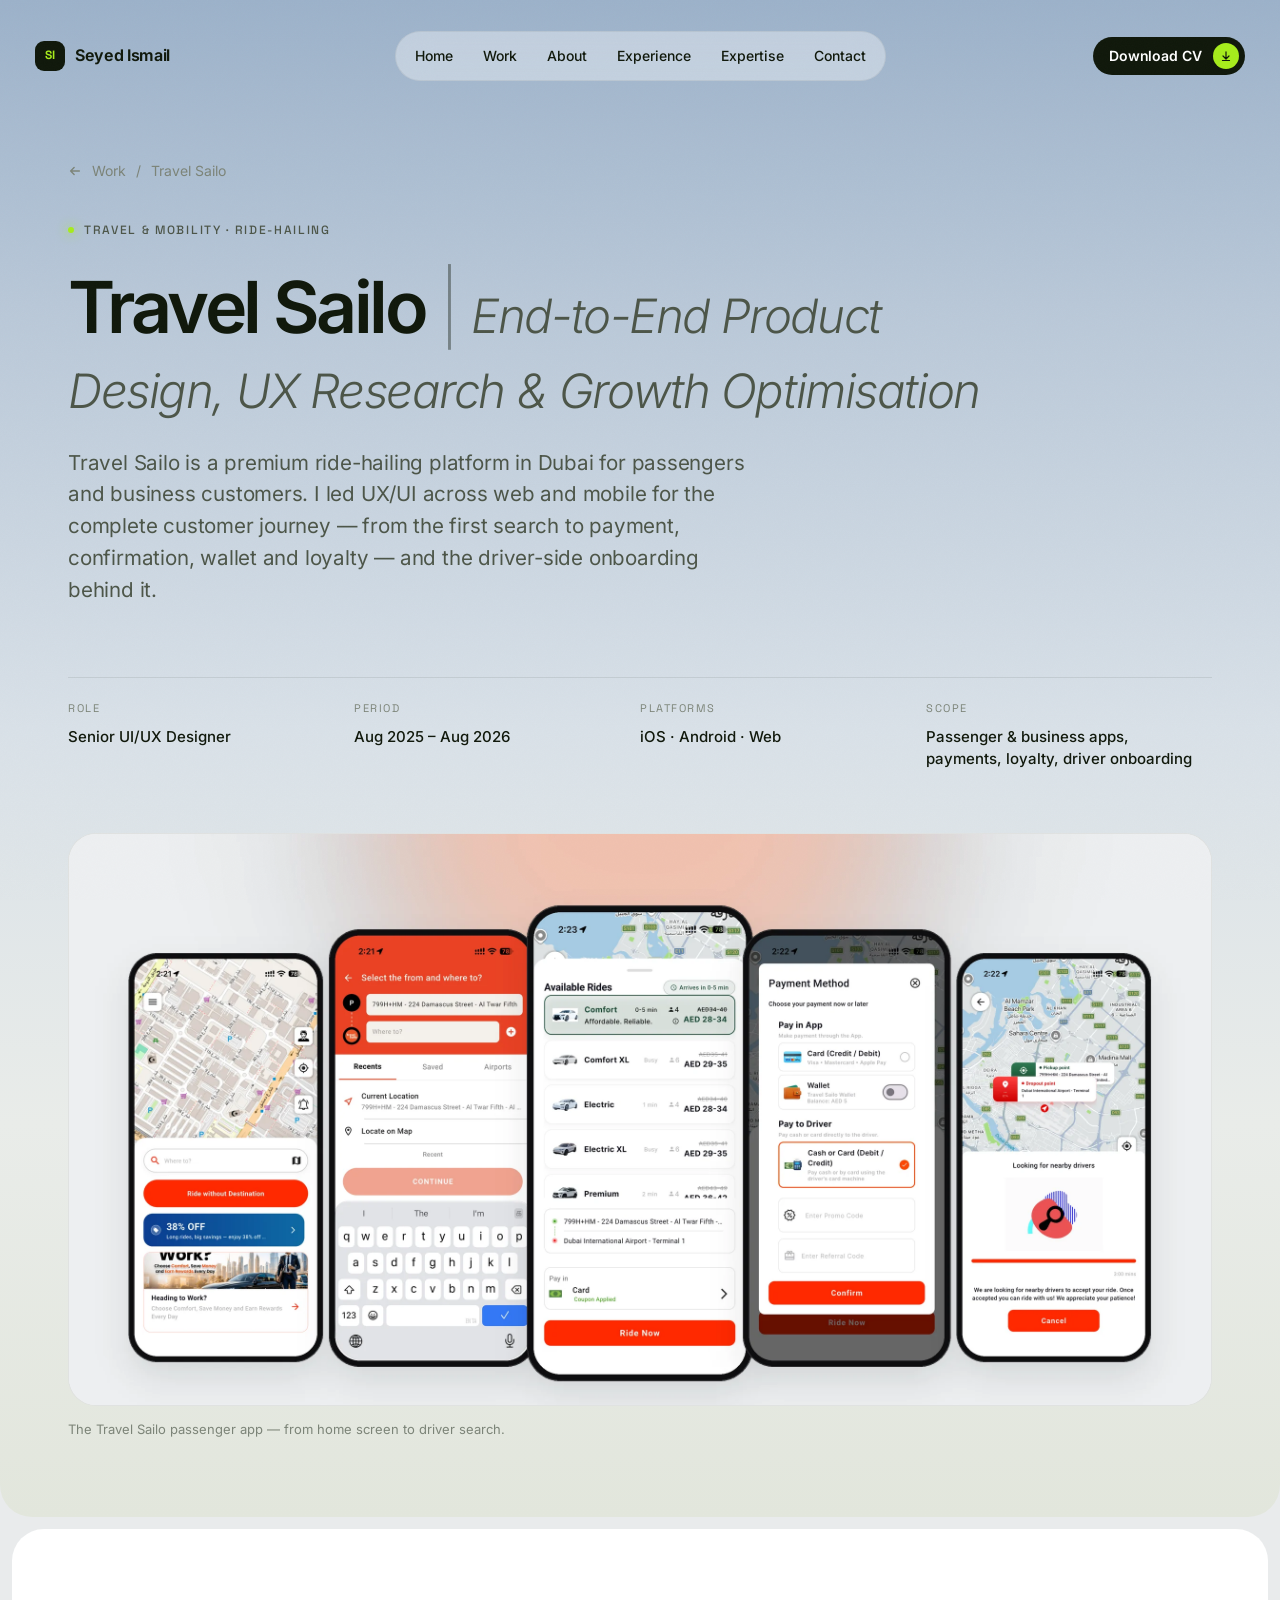
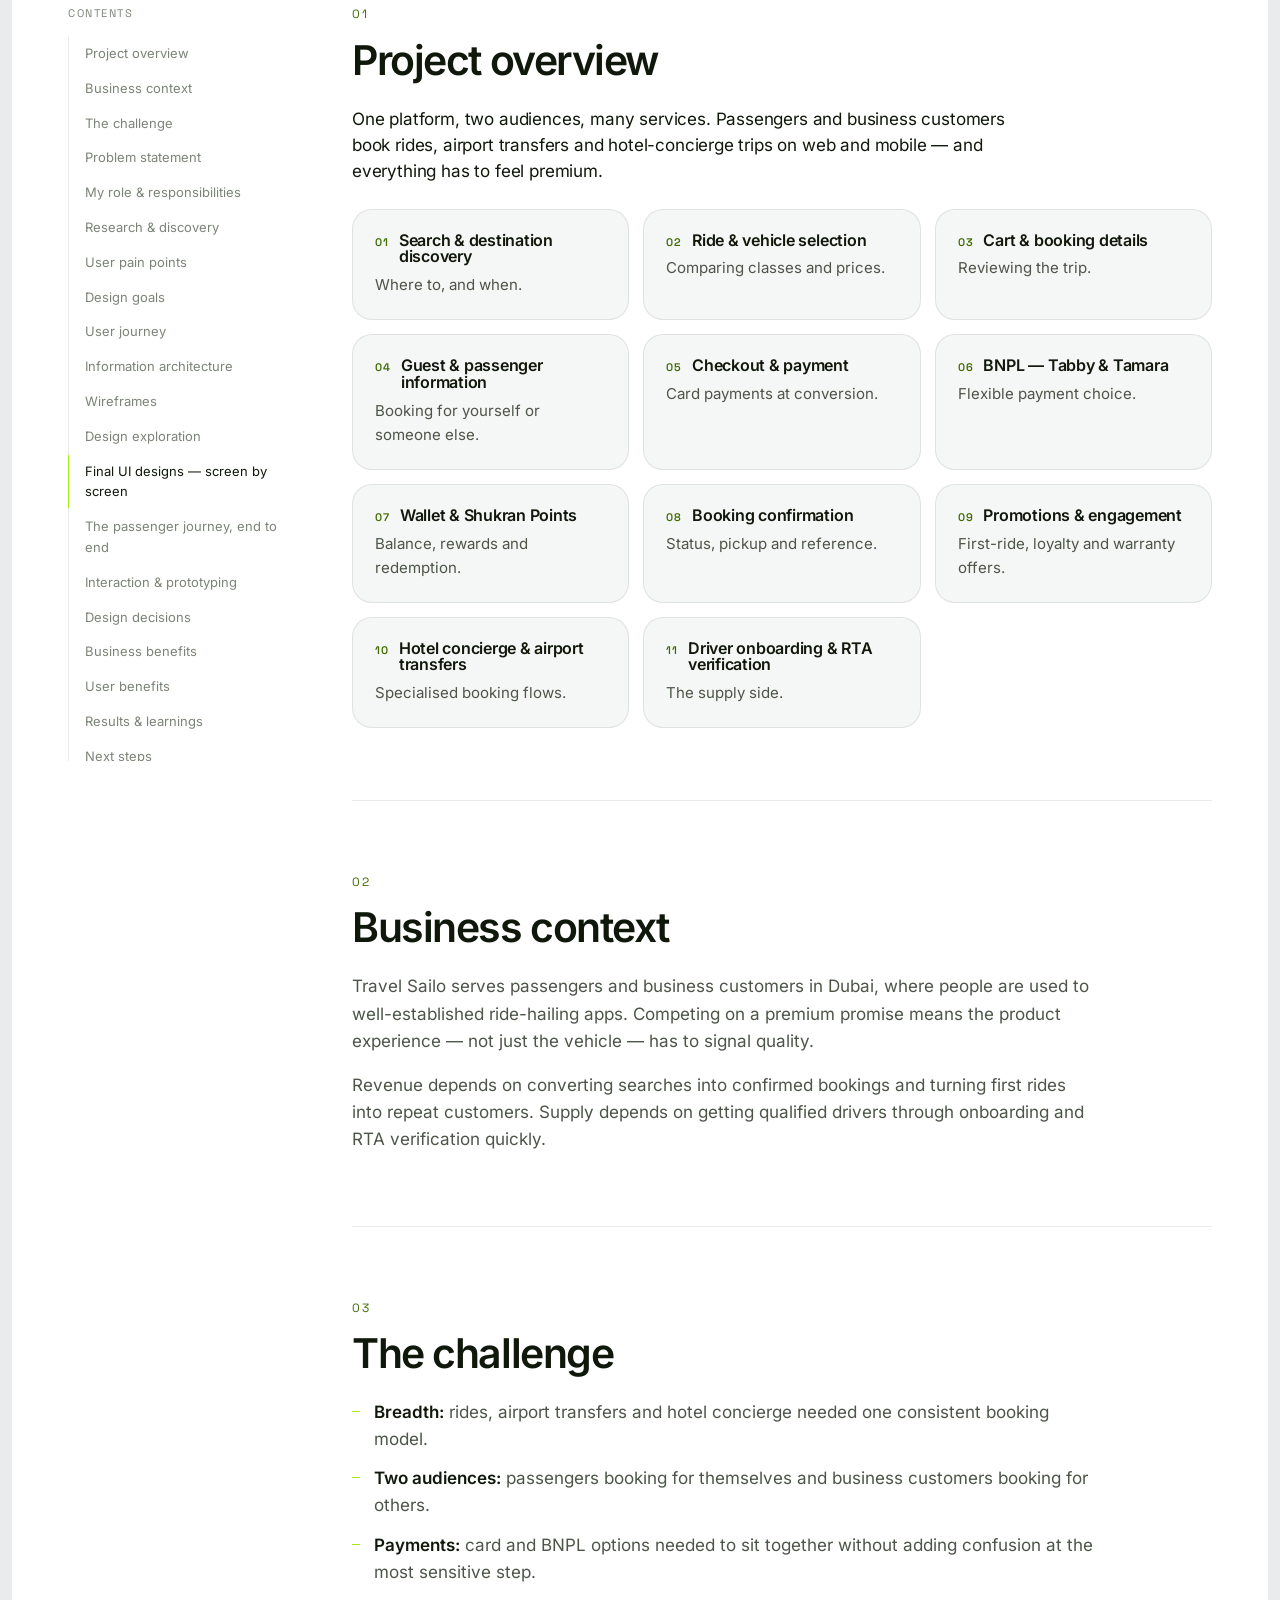
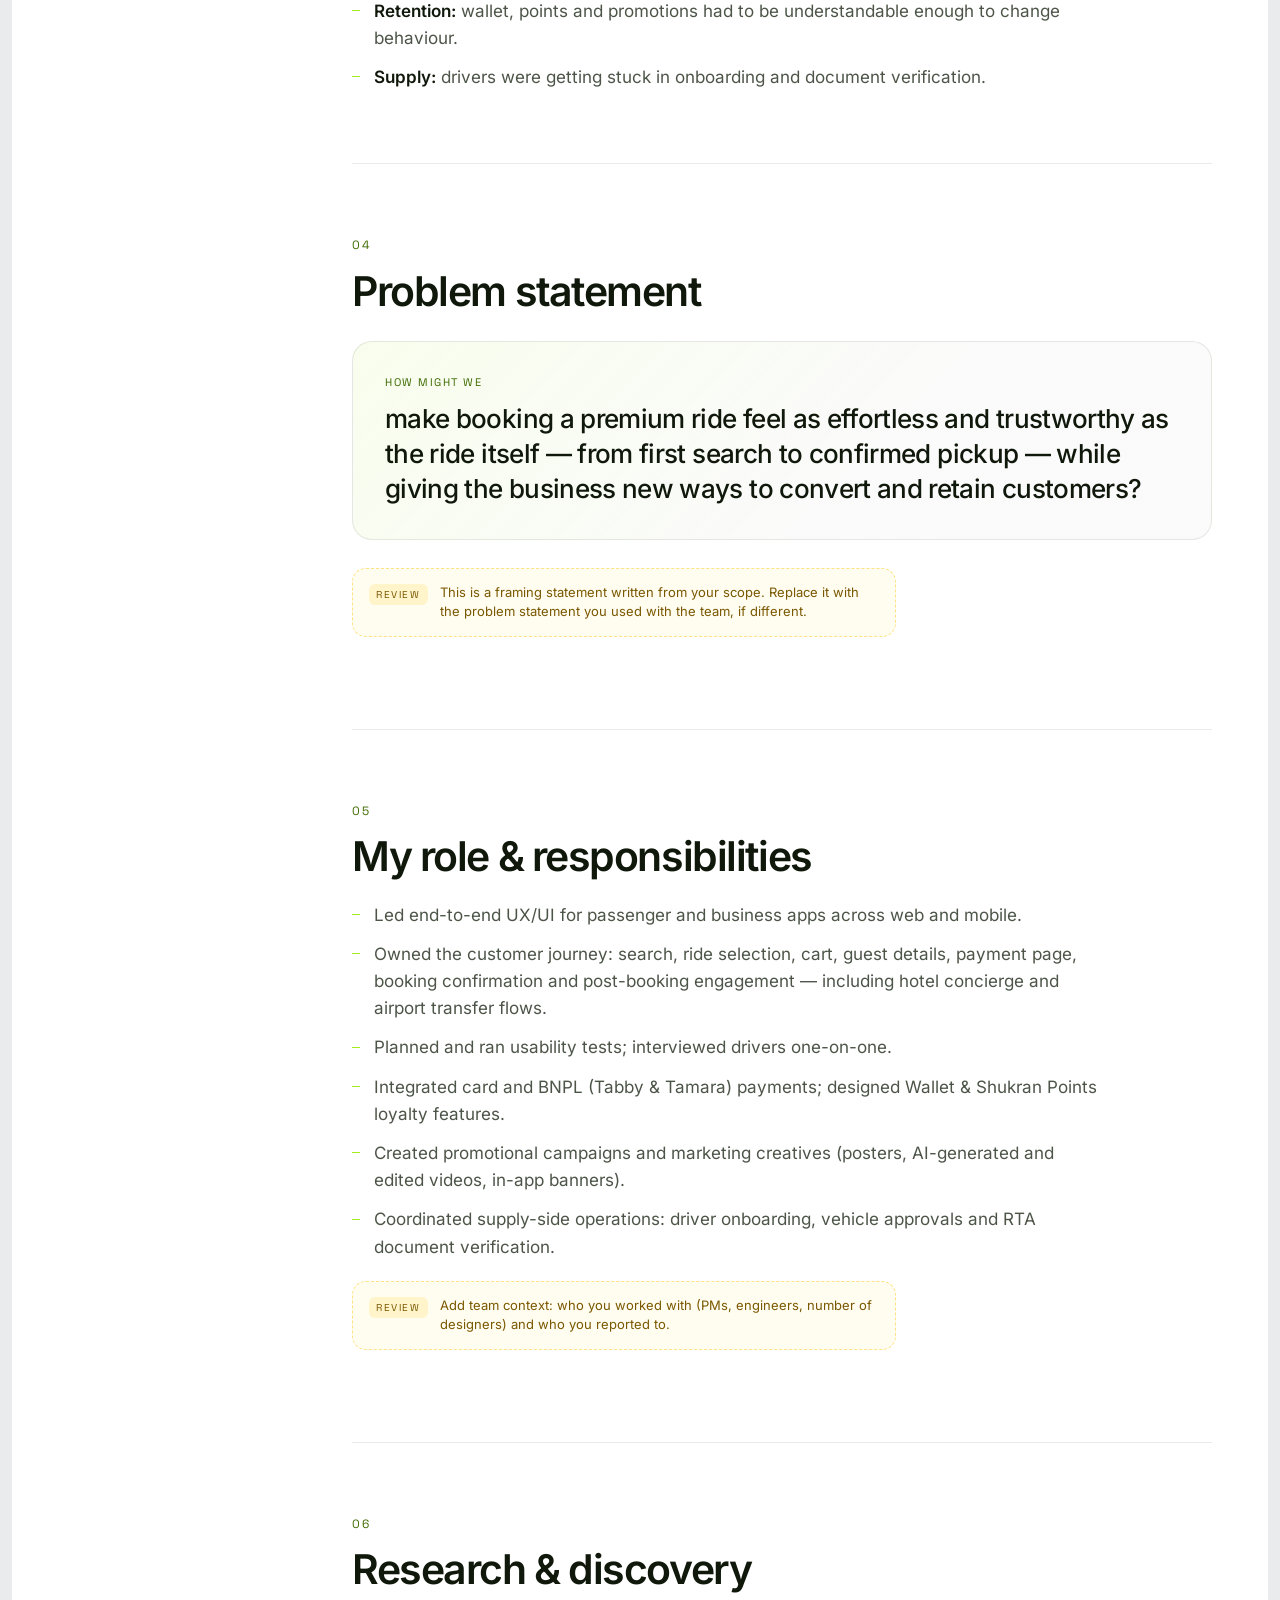
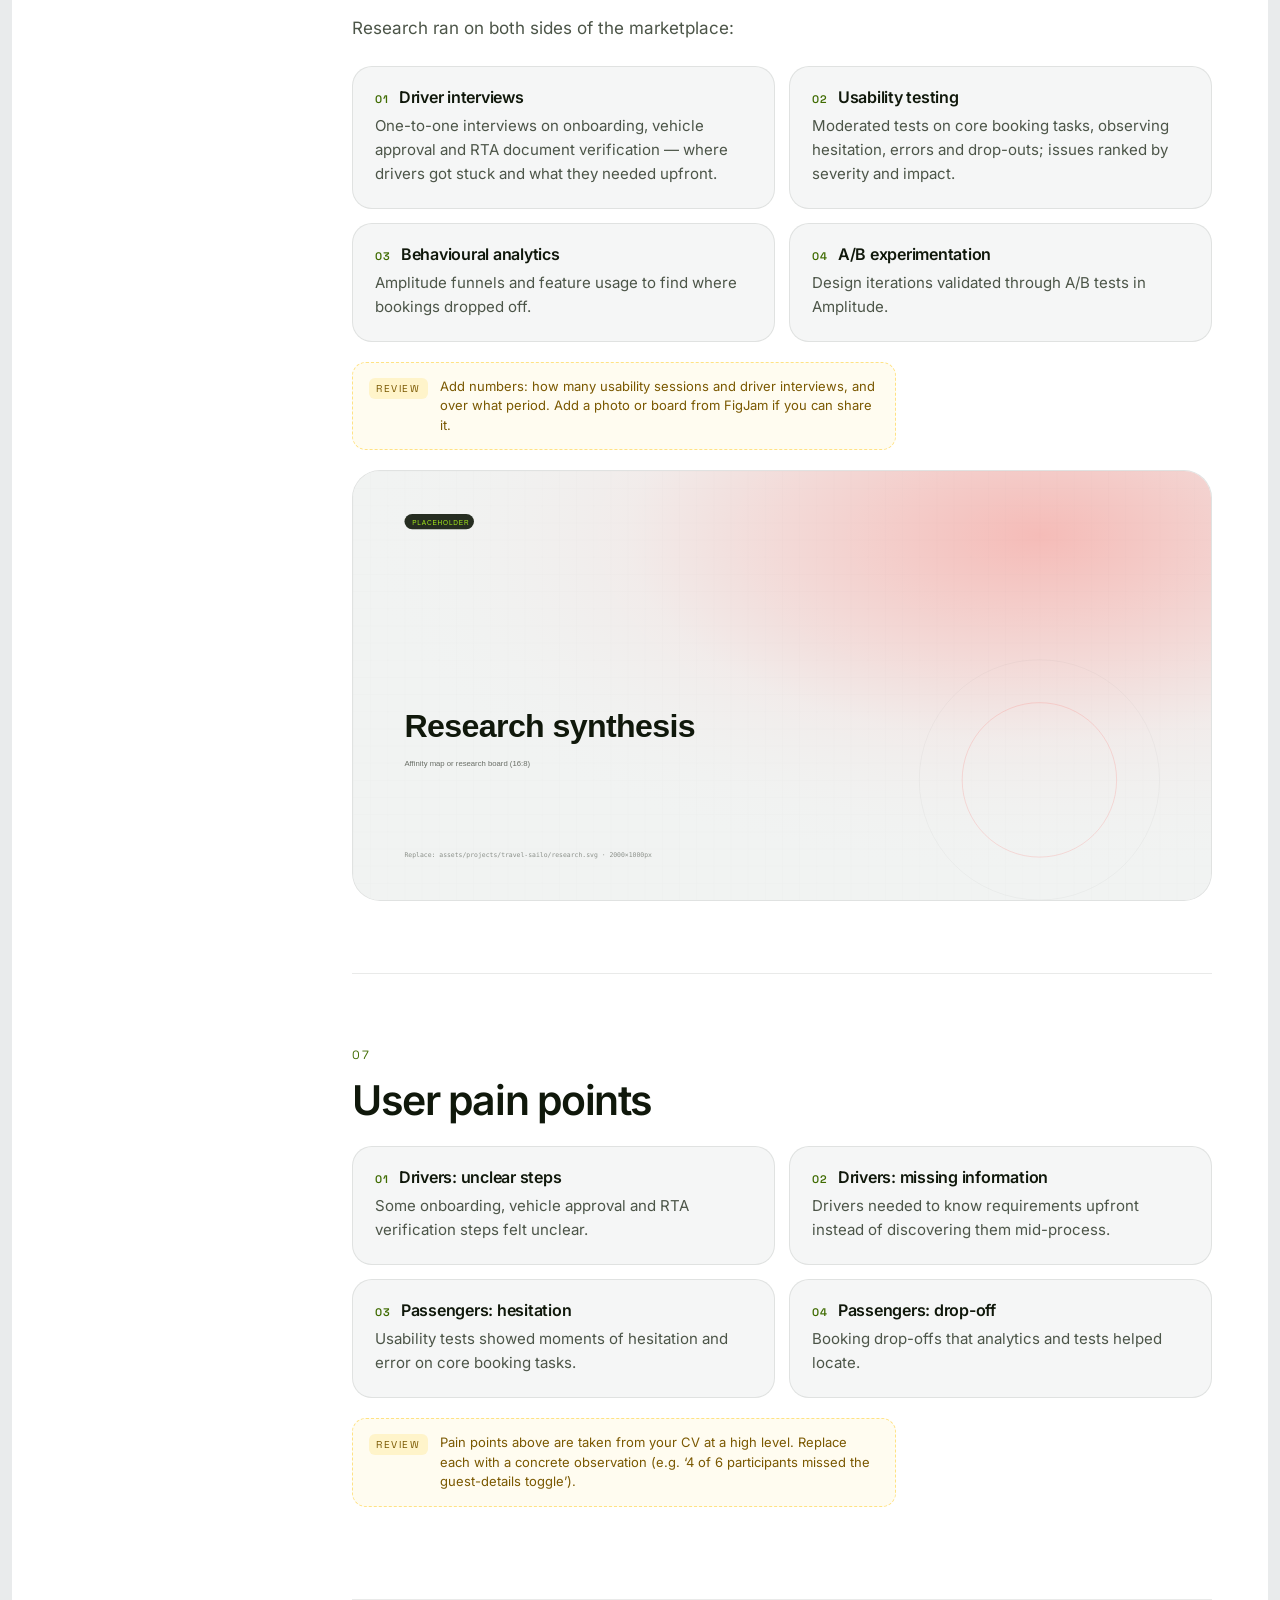
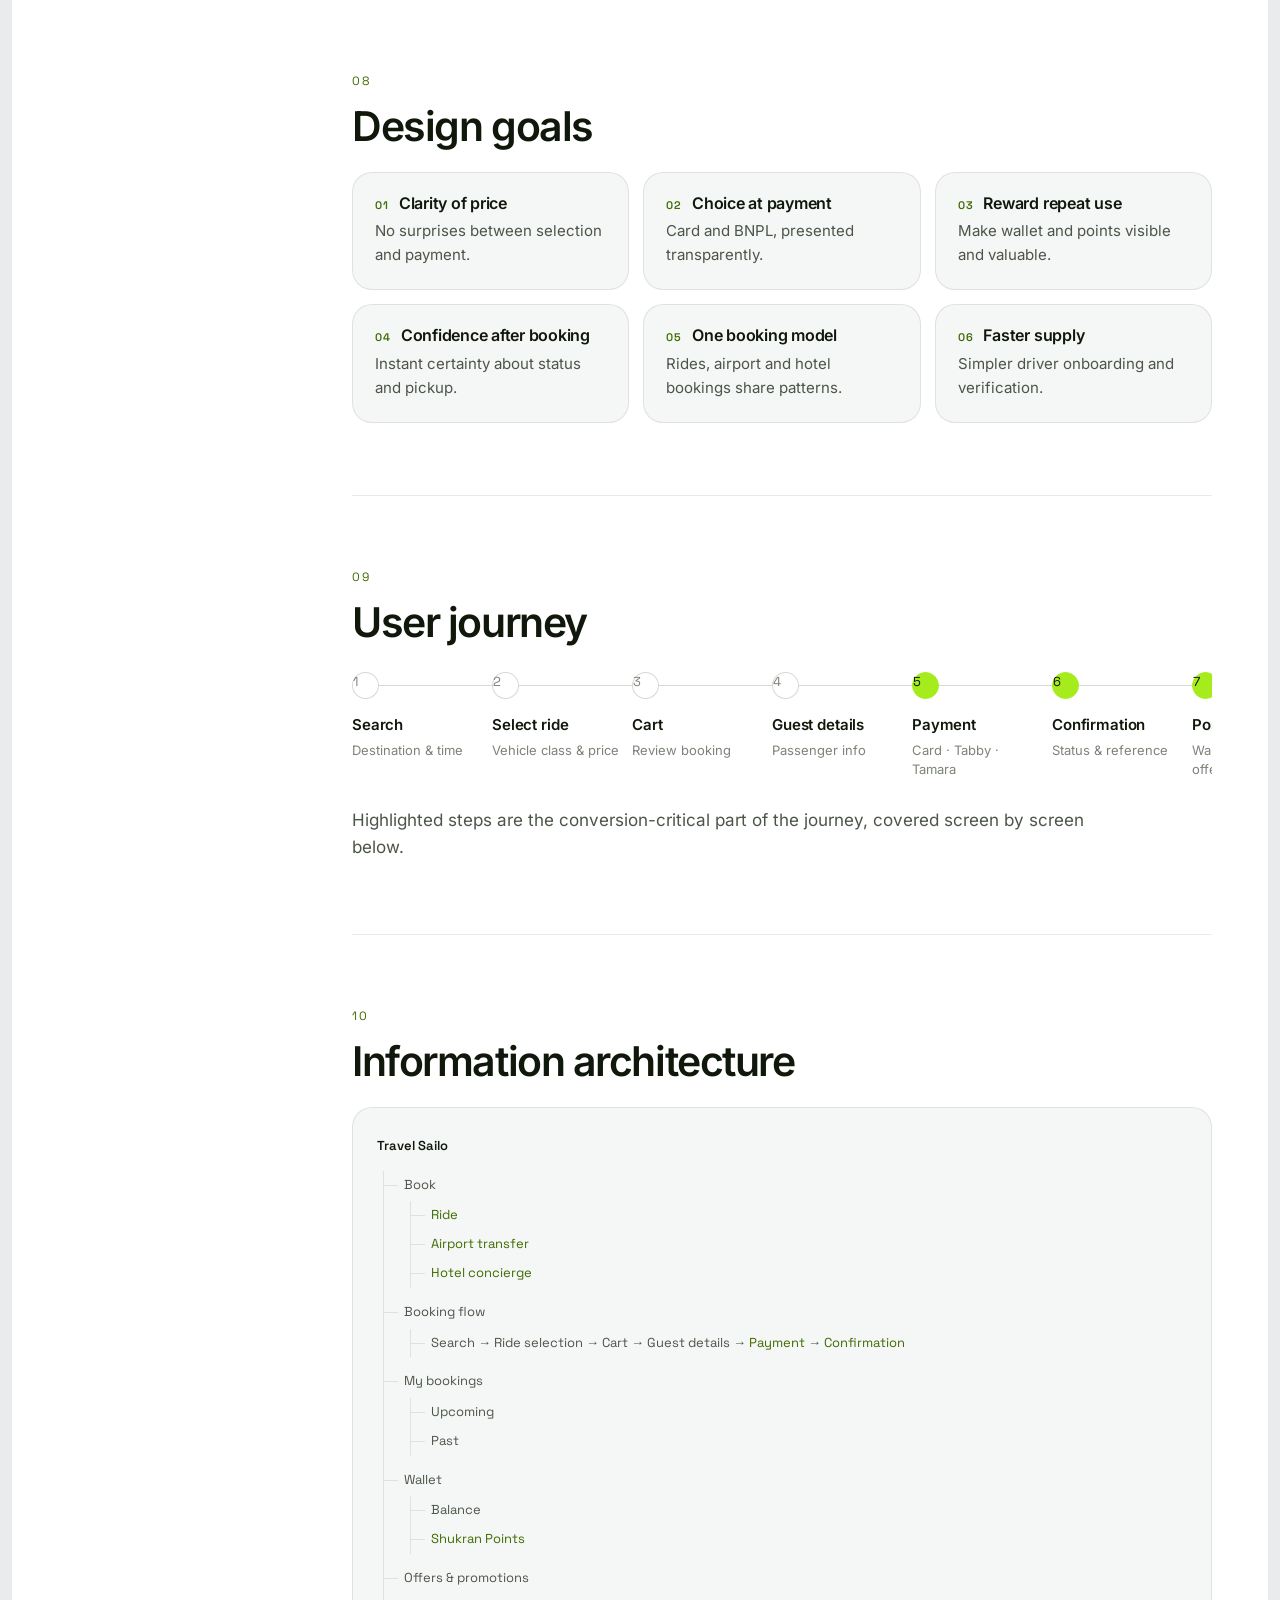
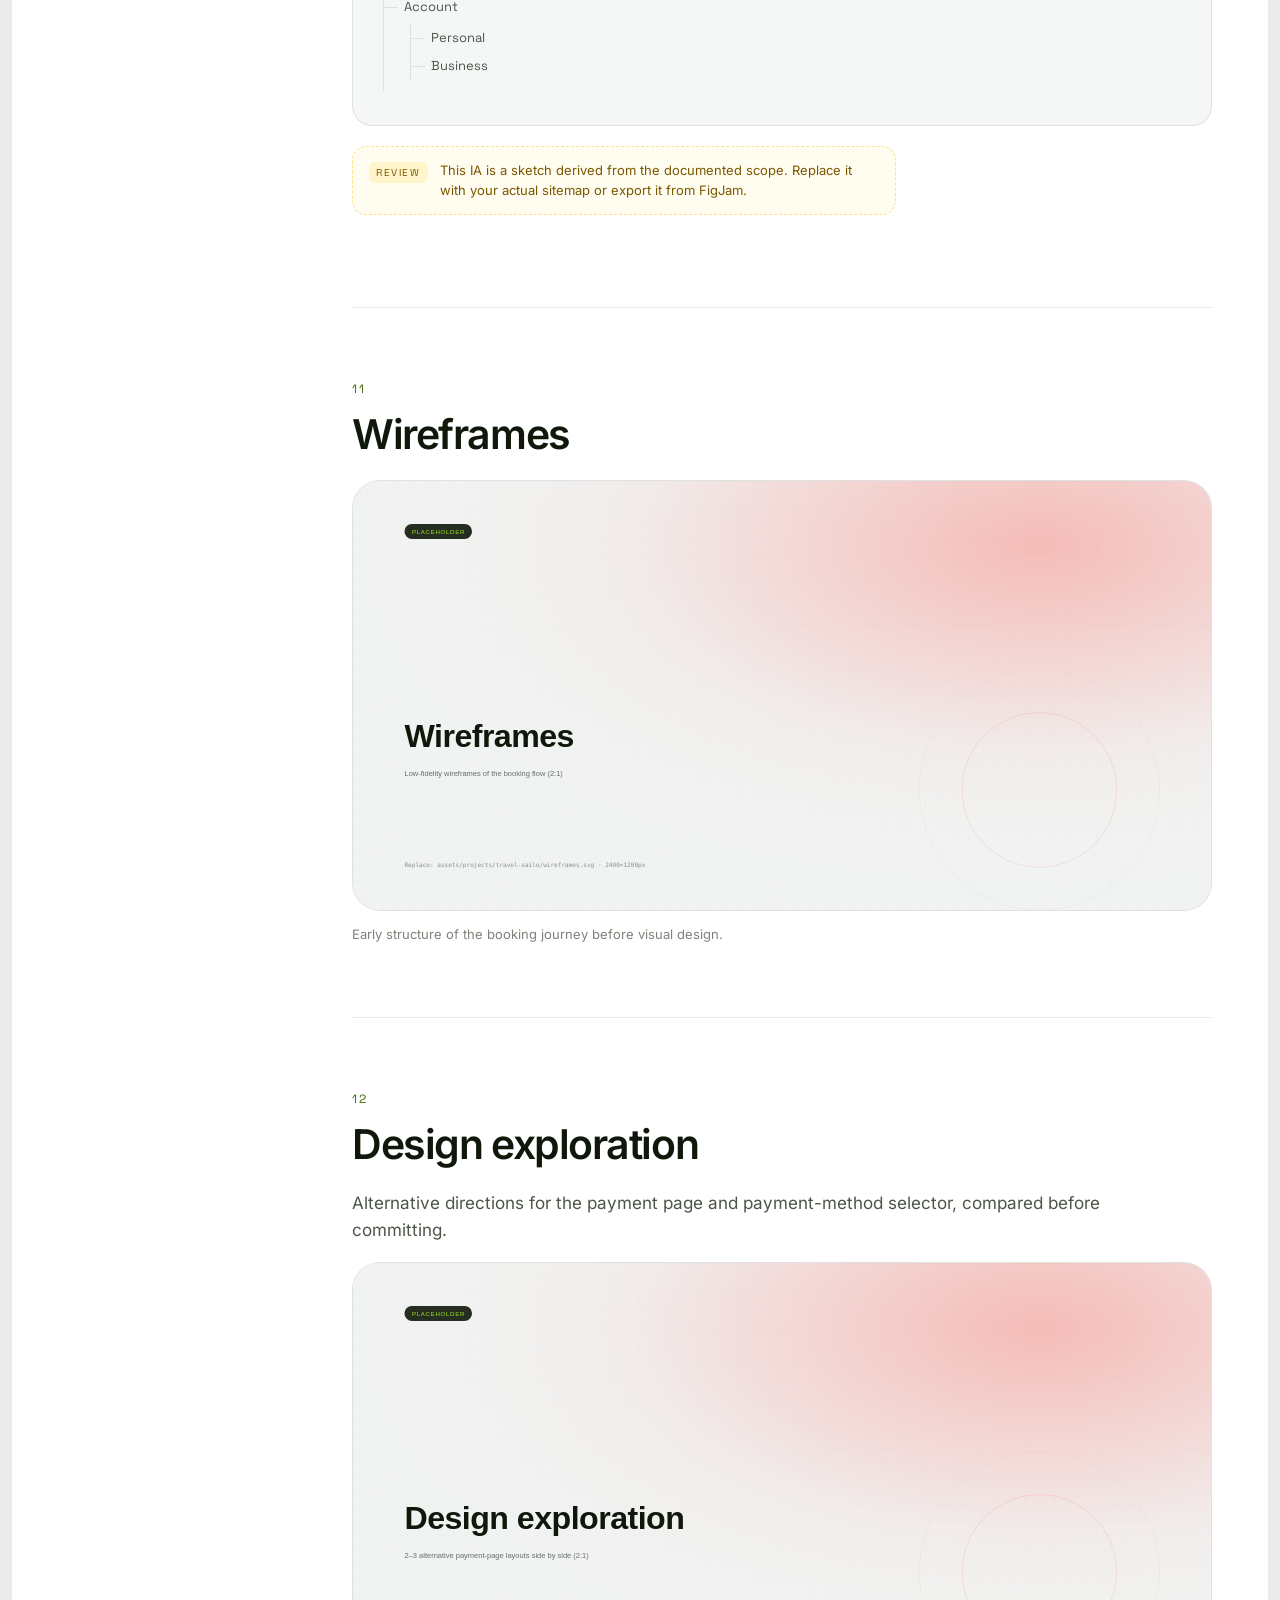
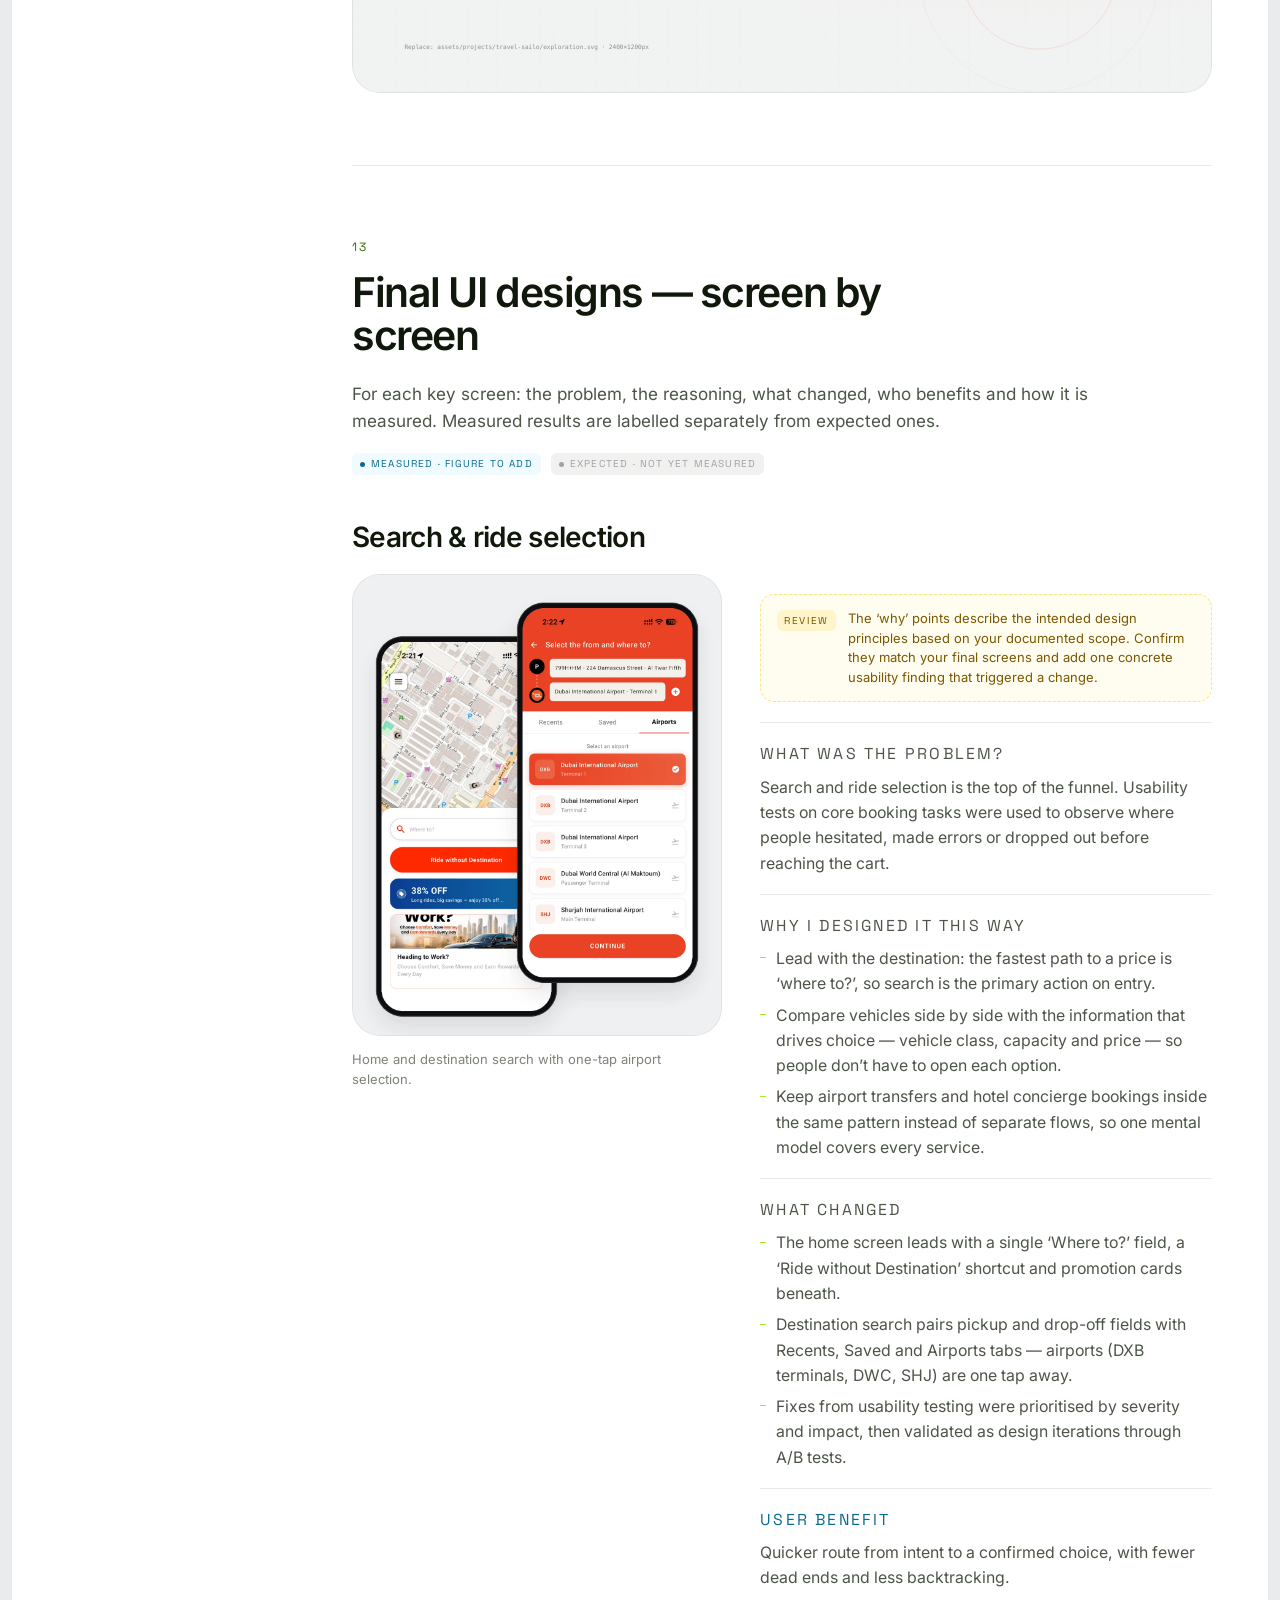
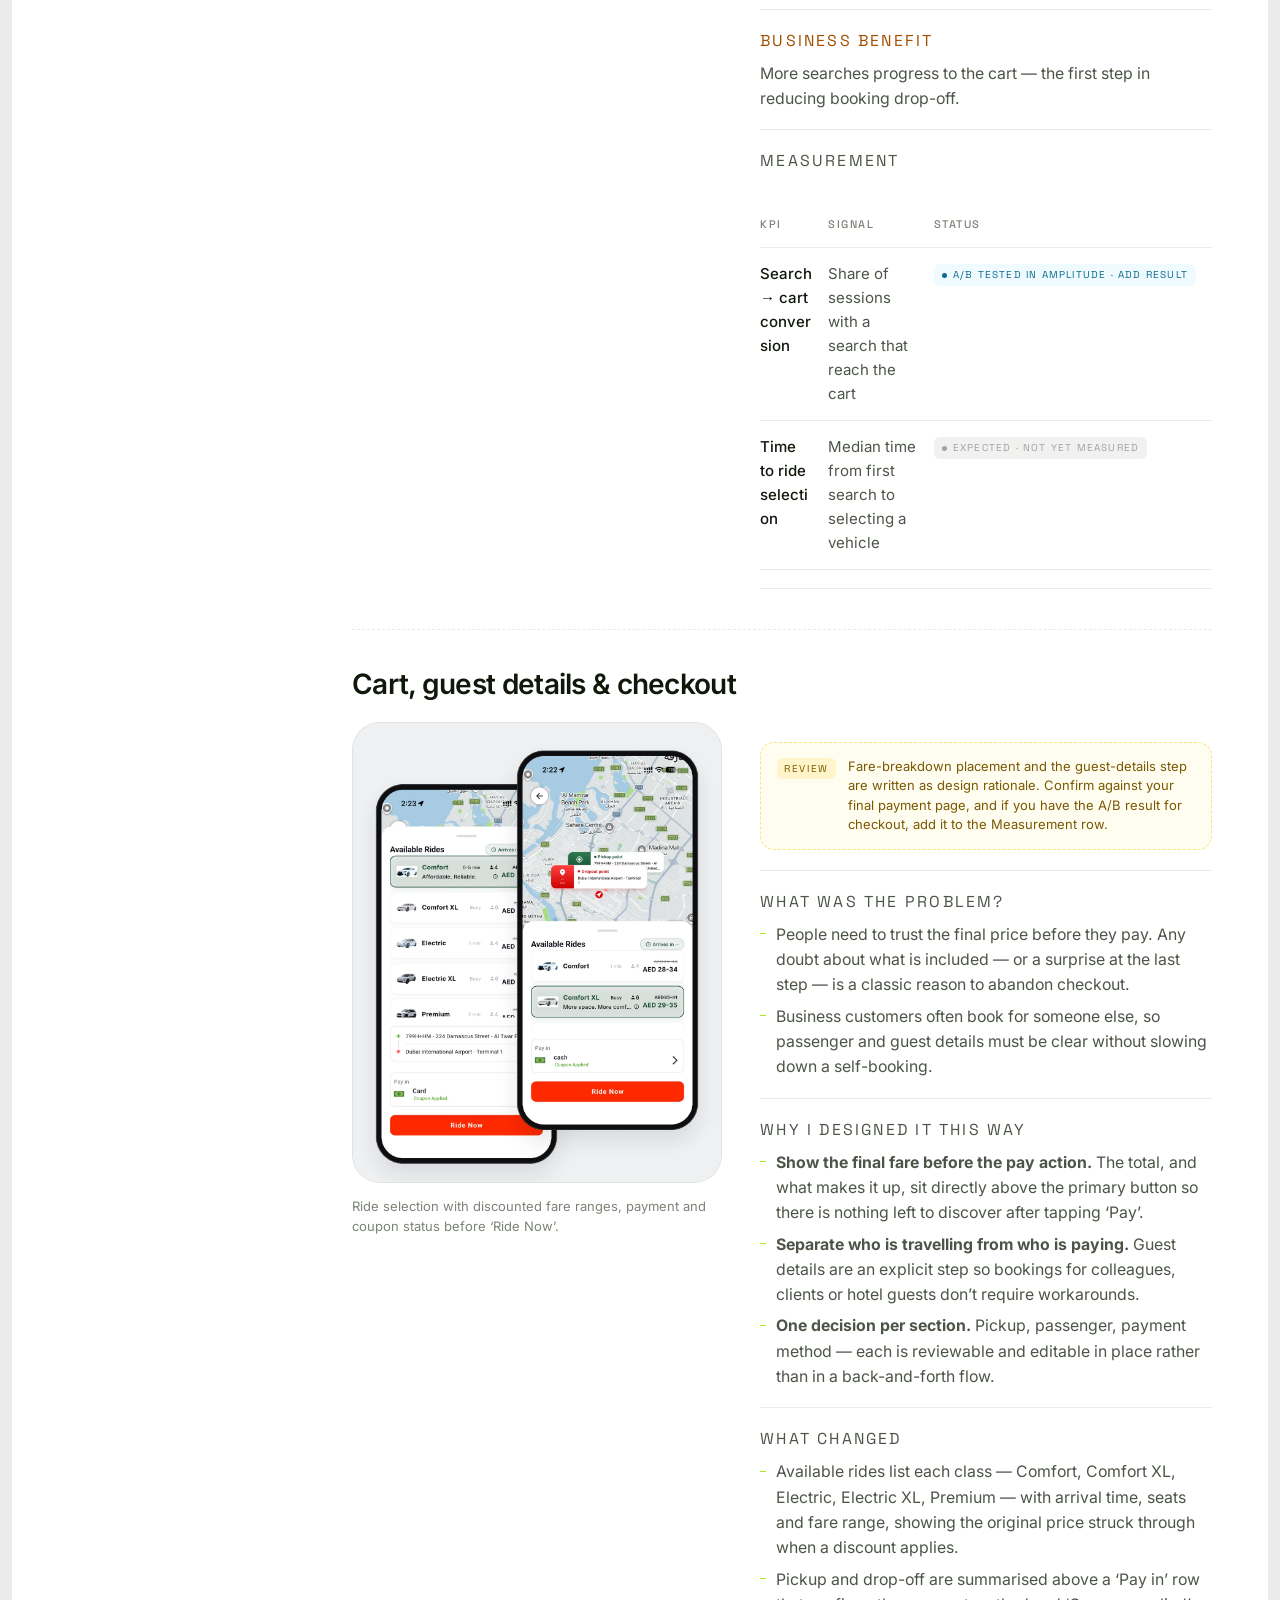
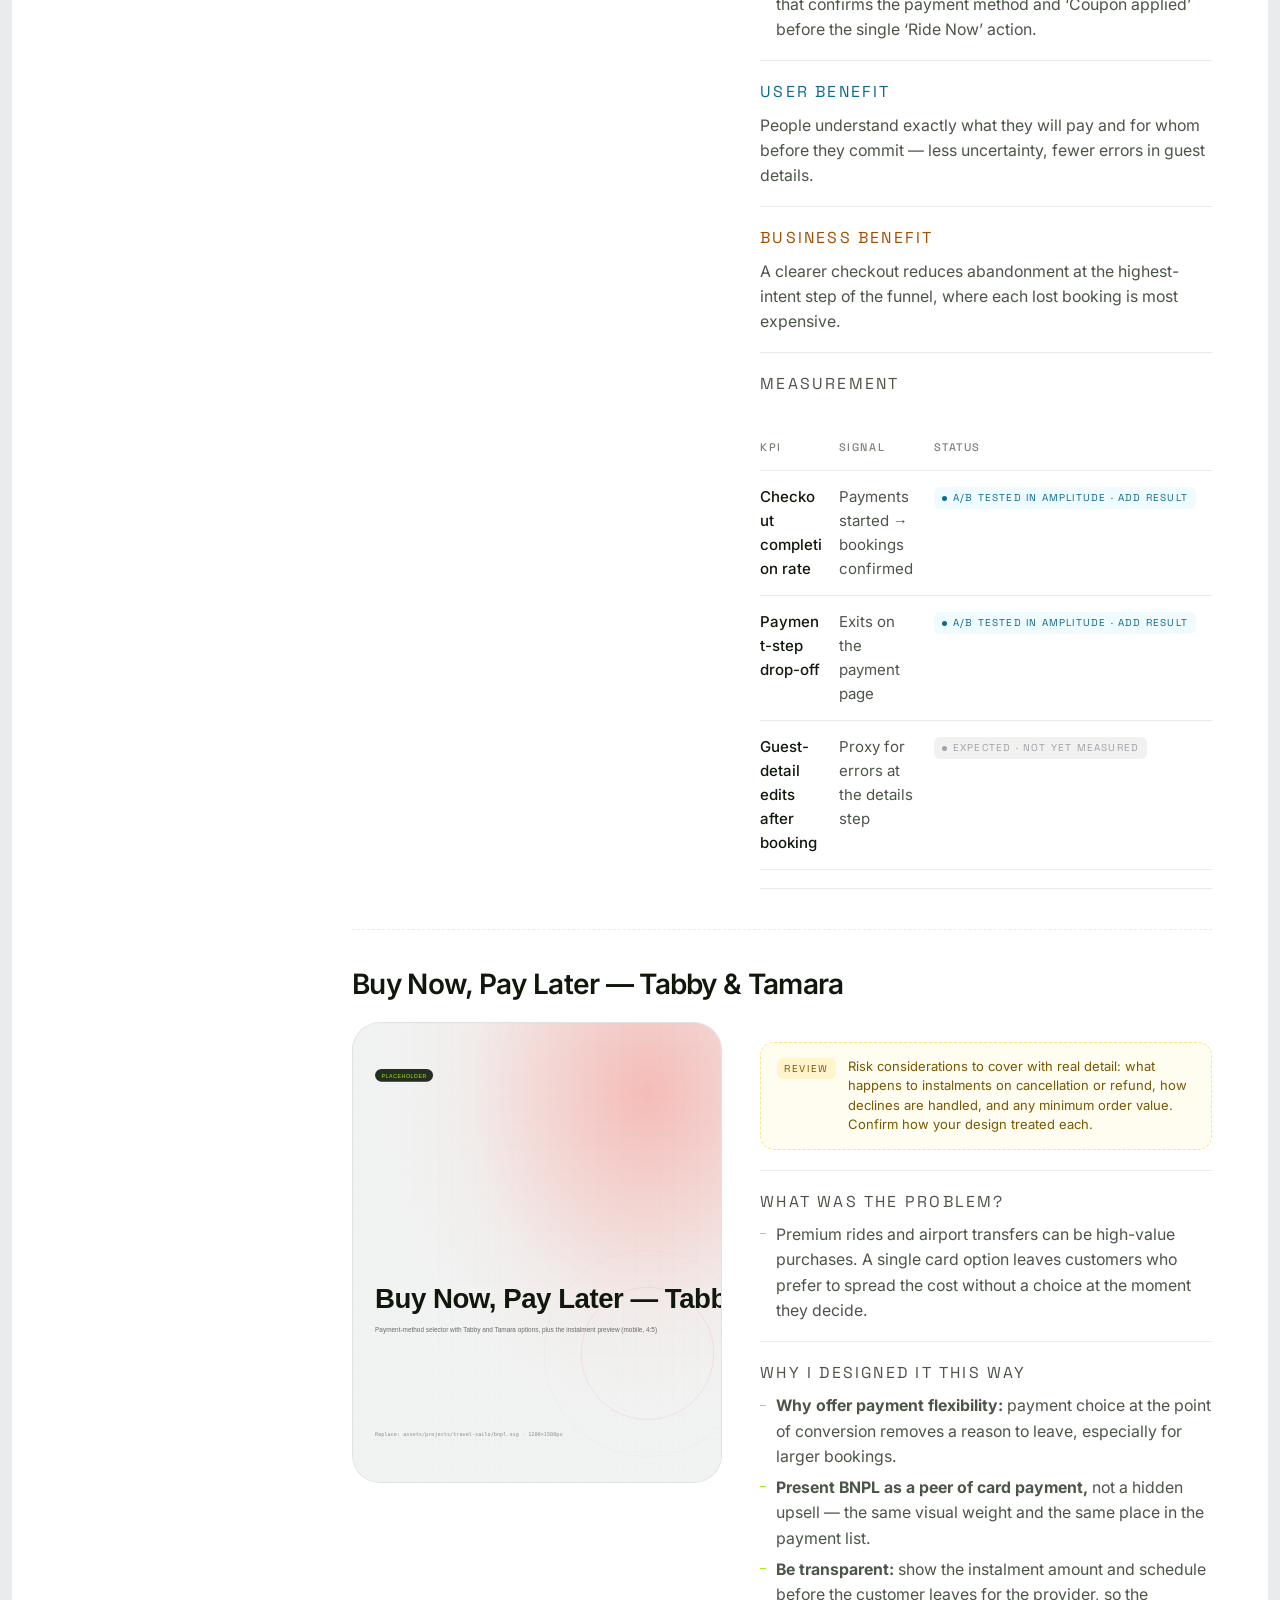
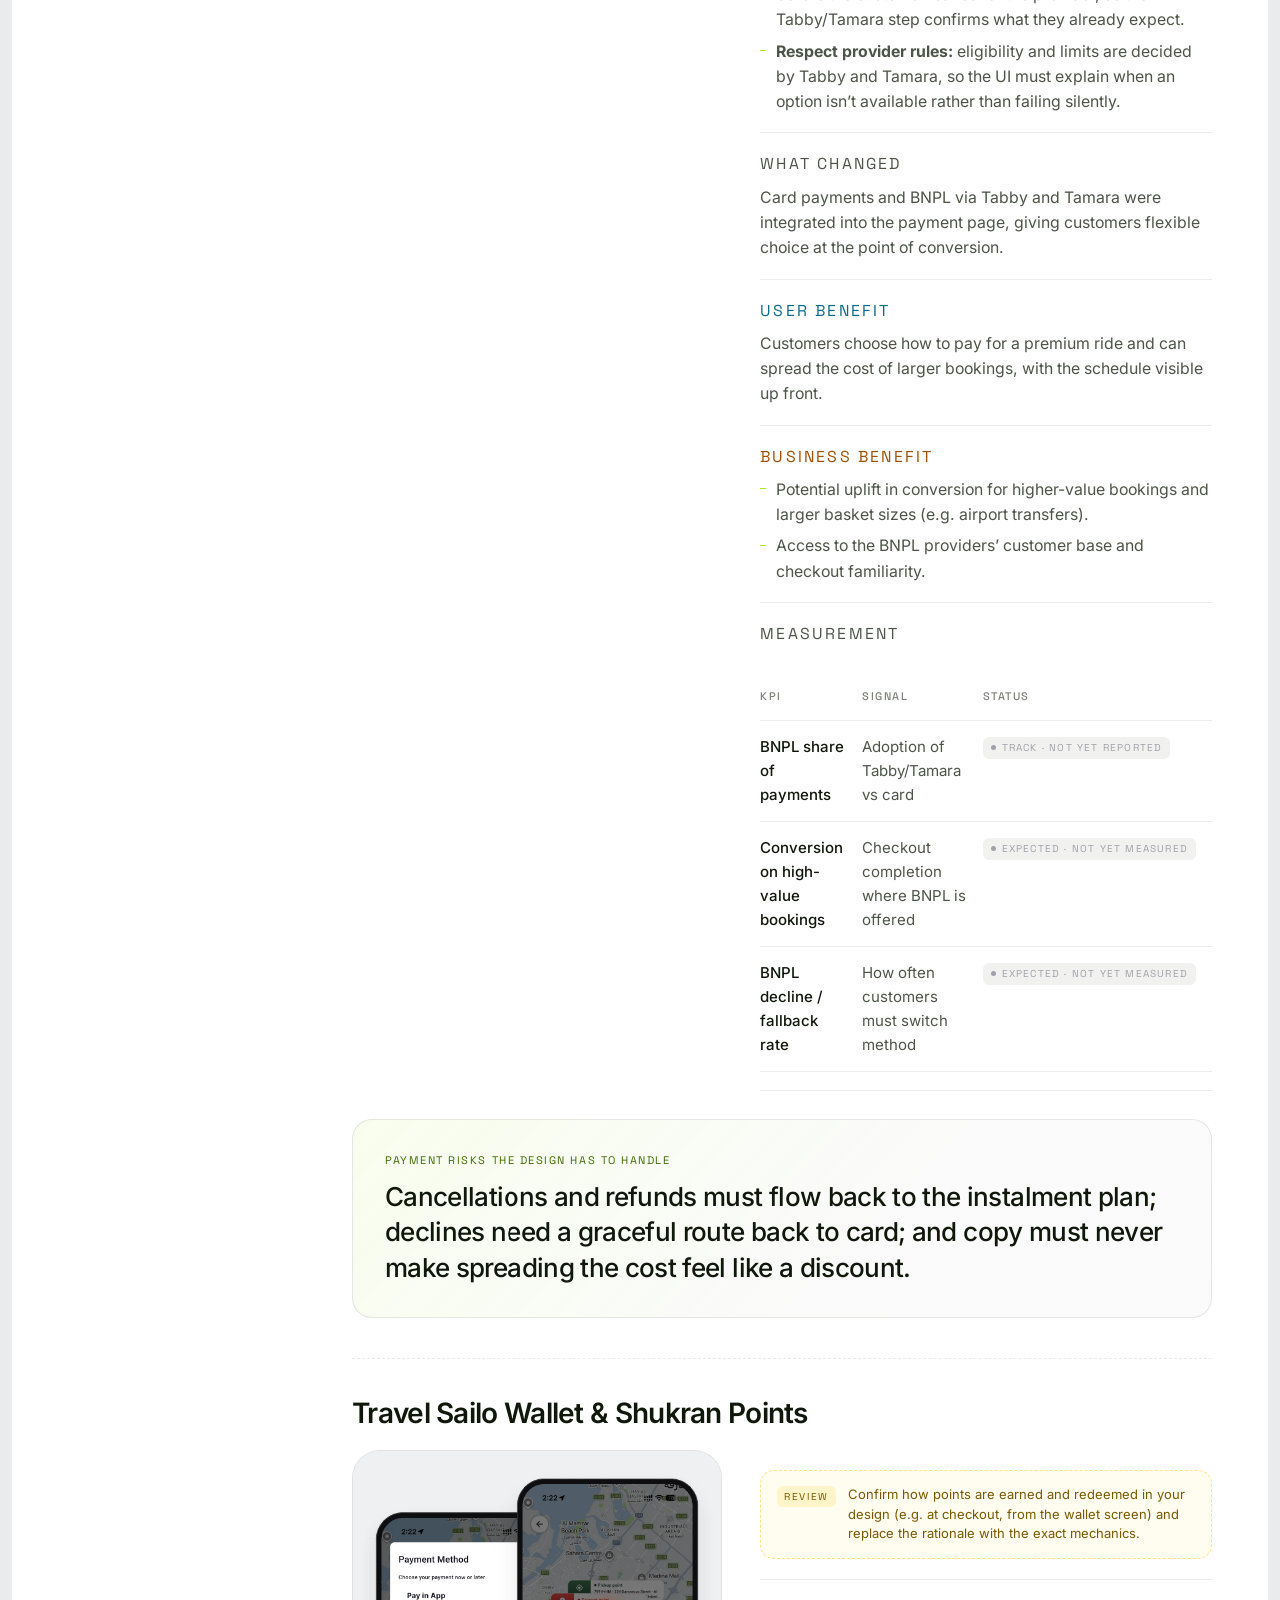
<file: projects/travel-sailo.html>
<!DOCTYPE html>
<html lang="en" class="no-js" data-theme="sky-light" data-review="on">
<head>
<meta charset="utf-8">
<meta name="viewport" content="width=device-width, initial-scale=1, viewport-fit=cover">
<title>Travel Sailo | End-to-End Product Design, UX Research &amp; Growth Optimisation — Seyed Ismail</title>
<meta name="description" content="How Seyed Ismail led end-to-end UX/UI for Travel Sailo, a premium ride-hailing platform in Dubai: booking journey, checkout, BNPL with Tabby &amp; Tamara, Wallet &amp; Shukran Points loyalty and driver onboarding.">
<meta name="author" content="Seyed Ismail">
<meta name="theme-color" content="#9cb2ca">
<meta name="color-scheme" content="dark">
<link rel="canonical" href="https://seyed-ismail-portfolio.vercel.app/projects/travel-sailo.html">
<meta property="og:type" content="article">
<meta property="og:site_name" content="Seyed Ismail — Senior Product Designer">
<meta property="og:title" content="Travel Sailo | End-to-End Product Design, UX Research &amp; Growth Optimisation — Seyed Ismail">
<meta property="og:description" content="How Seyed Ismail led end-to-end UX/UI for Travel Sailo, a premium ride-hailing platform in Dubai: booking journey, checkout, BNPL with Tabby &amp; Tamara, Wallet &amp; Shukran Points loyalty and driver onboarding.">
<meta property="og:url" content="https://seyed-ismail-portfolio.vercel.app/projects/travel-sailo.html">
<meta property="og:image" content="https://seyed-ismail-portfolio.vercel.app/assets/images/og-image.png">
<meta property="og:image:width" content="1200">
<meta property="og:image:height" content="630">
<meta name="twitter:card" content="summary_large_image">
<meta name="twitter:title" content="Travel Sailo | End-to-End Product Design, UX Research &amp; Growth Optimisation — Seyed Ismail">
<meta name="twitter:description" content="How Seyed Ismail led end-to-end UX/UI for Travel Sailo, a premium ride-hailing platform in Dubai: booking journey, checkout, BNPL with Tabby &amp; Tamara, Wallet &amp; Shukran Points loyalty and driver onboarding.">
<meta name="twitter:image" content="https://seyed-ismail-portfolio.vercel.app/assets/images/og-image.png">
<link rel="icon" href="../assets/icons/favicon.svg" type="image/svg+xml">
<link rel="icon" href="../assets/icons/favicon-32.png" sizes="32x32" type="image/png">
<link rel="apple-touch-icon" href="../assets/icons/apple-touch-icon.png">
<link rel="manifest" href="../site.webmanifest">
<link rel="preload" href="../assets/fonts/inter-var.woff2" as="font" type="font/woff2" crossorigin>
<link rel="stylesheet" href="../css/style.css">
<link rel="stylesheet" href="../css/themes.css">
<link rel="stylesheet" href="../css/animations.css">
<link rel="stylesheet" href="../css/responsive.css">

<script defer src="../js/main.js"></script>
<script defer src="../js/animations.js"></script>
<script defer src="../js/interactions.js"></script>
</head>
<body>
<div class="page-fade" aria-hidden="true"></div>
<div class="grain" aria-hidden="true"></div>

<a class="skip-link" href="#main">Skip to content</a>
<header class="nav" role="banner">
  <nav class="nav__inner" aria-label="Primary">
    <a class="wordmark" href="../index.html#home" aria-label="Seyed Ismail — home"><span class="wordmark__mark" aria-hidden="true">SI</span><span>Seyed Ismail</span></a>
    <ul class="nav__links"><li><a href="../index.html#home">Home</a></li><li><a href="../index.html#work">Work</a></li><li><a href="../index.html#about">About</a></li><li><a href="../index.html#experience">Experience</a></li><li><a href="../index.html#expertise">Expertise</a></li><li><a href="../index.html#contact">Contact</a></li></ul>
    <div class="nav__actions">
      <a class="btn btn--sm" href="../assets/cv/Seyed_Ismail_Senior_Product_Designer_CV.pdf" download data-magnetic="0.25">Download CV <svg class="down" viewBox="0 0 16 16" fill="none" aria-hidden="true"><path d="M8 2.5v9M4 8l4 4 4-4M3 14h10" stroke="currentColor" stroke-width="1.6" stroke-linecap="round" stroke-linejoin="round"/></svg></a>
      <button class="nav__toggle" type="button" aria-expanded="false" aria-controls="mobile-menu" aria-label="Open menu"><span></span><span></span></button>
    </div>
  </nav>
</header>

<div class="mobile-menu" id="mobile-menu" aria-hidden="true">
  <ul><li><a class="mobile-menu__link" href="../index.html#home"><small>01</small>Home</a></li><li><a class="mobile-menu__link" href="../index.html#work"><small>02</small>Work</a></li><li><a class="mobile-menu__link" href="../index.html#about"><small>03</small>About</a></li><li><a class="mobile-menu__link" href="../index.html#experience"><small>04</small>Experience</a></li><li><a class="mobile-menu__link" href="../index.html#expertise"><small>05</small>Expertise</a></li><li><a class="mobile-menu__link" href="../index.html#contact"><small>06</small>Contact</a></li></ul>
  <div class="mobile-menu__foot">
    <a class="btn btn--accent" href="../assets/cv/Seyed_Ismail_Senior_Product_Designer_CV.pdf" download>Download CV <svg class="down" viewBox="0 0 16 16" fill="none" aria-hidden="true"><path d="M8 2.5v9M4 8l4 4 4-4M3 14h10" stroke="currentColor" stroke-width="1.6" stroke-linecap="round" stroke-linejoin="round"/></svg></a>
    <a class="btn btn--ghost" href="mailto:sismail77@gmail.com">sismail77@gmail.com</a>
  </div>
</div>
<main id="main">

<span class="cs-progress" aria-hidden="true"></span>
<section class="cs-hero">
  <div class="ambient" aria-hidden="true"><span class="ambient__glow"></span></div>
  <div class="container" style="position:relative;z-index:1">
    <nav class="breadcrumb" aria-label="Breadcrumb"><a href="../index.html#work"><svg viewBox="0 0 16 16" fill="none" aria-hidden="true" width="14" height="14"><path d="M13 8H3M7 4 3 8l4 4" stroke="currentColor" stroke-width="1.6" stroke-linecap="round" stroke-linejoin="round"/></svg></a><a href="../index.html#work">Work</a><span aria-hidden="true">/</span><span aria-current="page">Travel Sailo</span></nav>
    <p class="eyebrow">Travel & Mobility · Ride-hailing</p>
    <h1>Travel Sailo <span class="title-sep" aria-hidden="true">|</span><span class="visually-hidden"> — </span> <span class="title-sub">End-to-End Product Design, UX Research &amp; Growth Optimisation</span></h1>
    <p class="lead">Travel Sailo is a premium ride-hailing platform in Dubai for passengers and business customers. I led UX/UI across web and mobile for the complete customer journey — from the first search to payment, confirmation, wallet and loyalty — and the driver-side onboarding behind it.</p>
    <dl class="cs-meta"><div><dt>Role</dt><dd>Senior UI/UX Designer</dd></div><div><dt>Period</dt><dd>Aug 2025 – Aug 2026</dd></div><div><dt>Platforms</dt><dd>iOS · Android · Web</dd></div><div><dt>Scope</dt><dd>Passenger & business apps, payments, loyalty, driver onboarding</dd></div></dl>
    <div class="cs-cover"><figure class="figure"><div class="figure__frame"><img src="../assets/projects/travel-sailo/hero.webp" width="2400" height="1200" alt="Travel Sailo passenger app: home, destination search, ride options, payment method and driver search" fetchpriority="high"></div><figcaption>The Travel Sailo passenger app — from home screen to driver search.</figcaption></figure></div>
  </div>
</section>
<div class="section panel" style="padding-top:clamp(3rem,6vw,5rem)">
  <div class="container cs-layout">
    <aside class="cs-toc" aria-label="Case study contents"><p>Contents</p><ol><li><a href="#overview">Project overview</a></li><li><a href="#context">Business context</a></li><li><a href="#challenge">The challenge</a></li><li><a href="#problem">Problem statement</a></li><li><a href="#role">My role & responsibilities</a></li><li><a href="#research">Research & discovery</a></li><li><a href="#pain-points">User pain points</a></li><li><a href="#goals">Design goals</a></li><li><a href="#journey">User journey</a></li><li><a href="#ia">Information architecture</a></li><li><a href="#wireframes">Wireframes</a></li><li><a href="#exploration">Design exploration</a></li><li><a href="#final-ui">Final UI designs — screen by screen</a></li><li><a href="#live-product">The passenger journey, end to end</a></li><li><a href="#prototyping">Interaction & prototyping</a></li><li><a href="#decisions">Design decisions</a></li><li><a href="#business">Business benefits</a></li><li><a href="#user">User benefits</a></li><li><a href="#results">Results & learnings</a></li><li><a href="#next">Next steps</a></li></ol></aside>
    <article class="cs-body"><section class="cs-section" id="overview" aria-labelledby="overview-h"><span class="cs-section__num">01</span><h2 id="overview-h">Project overview</h2><p class="lead">One platform, two audiences, many services. Passengers and business customers book rides, airport transfers and hotel-concierge trips on web and mobile — and everything has to feel premium.</p>
 <div class="card-grid card-grid--3"><div class="mini-card"><h4><span class="n">01</span>Search & destination discovery</h4><p>Where to, and when.</p></div><div class="mini-card"><h4><span class="n">02</span>Ride & vehicle selection</h4><p>Comparing classes and prices.</p></div><div class="mini-card"><h4><span class="n">03</span>Cart & booking details</h4><p>Reviewing the trip.</p></div><div class="mini-card"><h4><span class="n">04</span>Guest & passenger information</h4><p>Booking for yourself or someone else.</p></div><div class="mini-card"><h4><span class="n">05</span>Checkout & payment</h4><p>Card payments at conversion.</p></div><div class="mini-card"><h4><span class="n">06</span>BNPL — Tabby & Tamara</h4><p>Flexible payment choice.</p></div><div class="mini-card"><h4><span class="n">07</span>Wallet & Shukran Points</h4><p>Balance, rewards and redemption.</p></div><div class="mini-card"><h4><span class="n">08</span>Booking confirmation</h4><p>Status, pickup and reference.</p></div><div class="mini-card"><h4><span class="n">09</span>Promotions & engagement</h4><p>First-ride, loyalty and warranty offers.</p></div><div class="mini-card"><h4><span class="n">10</span>Hotel concierge & airport transfers</h4><p>Specialised booking flows.</p></div><div class="mini-card"><h4><span class="n">11</span>Driver onboarding & RTA verification</h4><p>The supply side.</p></div></div></section><section class="cs-section" id="context" aria-labelledby="context-h"><span class="cs-section__num">02</span><h2 id="context-h">Business context</h2><p>Travel Sailo serves passengers and business customers in Dubai, where people are used to well-established ride-hailing apps. Competing on a premium promise means the product experience — not just the vehicle — has to signal quality.</p>
 <p>Revenue depends on converting searches into confirmed bookings and turning first rides into repeat customers. Supply depends on getting qualified drivers through onboarding and RTA verification quickly.</p></section><section class="cs-section" id="challenge" aria-labelledby="challenge-h"><span class="cs-section__num">03</span><h2 id="challenge-h">The challenge</h2><ul class="cs-list"><li><strong>Breadth:</strong> rides, airport transfers and hotel concierge needed one consistent booking model.</li><li><strong>Two audiences:</strong> passengers booking for themselves and business customers booking for others.</li><li><strong>Payments:</strong> card and BNPL options needed to sit together without adding confusion at the most sensitive step.</li><li><strong>Retention:</strong> wallet, points and promotions had to be understandable enough to change behaviour.</li><li><strong>Supply:</strong> drivers were getting stuck in onboarding and document verification.</li></ul></section><section class="cs-section" id="problem" aria-labelledby="problem-h"><span class="cs-section__num">04</span><h2 id="problem-h">Problem statement</h2><div class="callout"><span class="callout__label">How might we</span><p>make booking a premium ride feel as effortless and trustworthy as the ride itself — from first search to confirmed pickup — while giving the business new ways to convert and retain customers?</p></div><p class="review-flag">This is a framing statement written from your scope. Replace it with the problem statement you used with the team, if different.</p></section><section class="cs-section" id="role" aria-labelledby="role-h"><span class="cs-section__num">05</span><h2 id="role-h">My role & responsibilities</h2><ul class="cs-list"><li>Led end-to-end UX/UI for passenger and business apps across web and mobile.</li><li>Owned the customer journey: search, ride selection, cart, guest details, payment page, booking confirmation and post-booking engagement — including hotel concierge and airport transfer flows.</li><li>Planned and ran usability tests; interviewed drivers one-on-one.</li><li>Integrated card and BNPL (Tabby & Tamara) payments; designed Wallet & Shukran Points loyalty features.</li><li>Created promotional campaigns and marketing creatives (posters, AI-generated and edited videos, in-app banners).</li><li>Coordinated supply-side operations: driver onboarding, vehicle approvals and RTA document verification.</li></ul><p class="review-flag">Add team context: who you worked with (PMs, engineers, number of designers) and who you reported to.</p></section><section class="cs-section" id="research" aria-labelledby="research-h"><span class="cs-section__num">06</span><h2 id="research-h">Research & discovery</h2><p>Research ran on both sides of the marketplace:</p>
 <div class="card-grid"><div class="mini-card"><h4><span class="n">01</span>Driver interviews</h4><p>One-to-one interviews on onboarding, vehicle approval and RTA document verification — where drivers got stuck and what they needed upfront.</p></div><div class="mini-card"><h4><span class="n">02</span>Usability testing</h4><p>Moderated tests on core booking tasks, observing hesitation, errors and drop-outs; issues ranked by severity and impact.</p></div><div class="mini-card"><h4><span class="n">03</span>Behavioural analytics</h4><p>Amplitude funnels and feature usage to find where bookings dropped off.</p></div><div class="mini-card"><h4><span class="n">04</span>A/B experimentation</h4><p>Design iterations validated through A/B tests in Amplitude.</p></div></div>
 <p class="review-flag">Add numbers: how many usability sessions and driver interviews, and over what period. Add a photo or board from FigJam if you can share it.</p>
 <figure class="figure"><div class="figure__frame" data-reveal-img><img src="../assets/projects/travel-sailo/research.svg" width="2000" height="1000" alt="Research synthesis — placeholder for affinity map or research board (16:8)" loading="lazy" decoding="async"></div></figure></section><section class="cs-section" id="pain-points" aria-labelledby="pain-points-h"><span class="cs-section__num">07</span><h2 id="pain-points-h">User pain points</h2><div class="card-grid"><div class="mini-card"><h4><span class="n">01</span>Drivers: unclear steps</h4><p>Some onboarding, vehicle approval and RTA verification steps felt unclear.</p></div><div class="mini-card"><h4><span class="n">02</span>Drivers: missing information</h4><p>Drivers needed to know requirements upfront instead of discovering them mid-process.</p></div><div class="mini-card"><h4><span class="n">03</span>Passengers: hesitation</h4><p>Usability tests showed moments of hesitation and error on core booking tasks.</p></div><div class="mini-card"><h4><span class="n">04</span>Passengers: drop-off</h4><p>Booking drop-offs that analytics and tests helped locate.</p></div></div><p class="review-flag">Pain points above are taken from your CV at a high level. Replace each with a concrete observation (e.g. ‘4 of 6 participants missed the guest-details toggle’).</p></section><section class="cs-section" id="goals" aria-labelledby="goals-h"><span class="cs-section__num">08</span><h2 id="goals-h">Design goals</h2><div class="card-grid card-grid--3"><div class="mini-card"><h4><span class="n">01</span>Clarity of price</h4><p>No surprises between selection and payment.</p></div><div class="mini-card"><h4><span class="n">02</span>Choice at payment</h4><p>Card and BNPL, presented transparently.</p></div><div class="mini-card"><h4><span class="n">03</span>Reward repeat use</h4><p>Make wallet and points visible and valuable.</p></div><div class="mini-card"><h4><span class="n">04</span>Confidence after booking</h4><p>Instant certainty about status and pickup.</p></div><div class="mini-card"><h4><span class="n">05</span>One booking model</h4><p>Rides, airport and hotel bookings share patterns.</p></div><div class="mini-card"><h4><span class="n">06</span>Faster supply</h4><p>Simpler driver onboarding and verification.</p></div></div></section><section class="cs-section" id="journey" aria-labelledby="journey-h"><span class="cs-section__num">09</span><h2 id="journey-h">User journey</h2><ol class="journey" style="list-style:none" aria-label="User journey"><li class="journey__step"><span class="journey__dot">1</span><strong>Search</strong><span>Destination & time</span></li><li class="journey__step"><span class="journey__dot">2</span><strong>Select ride</strong><span>Vehicle class & price</span></li><li class="journey__step"><span class="journey__dot">3</span><strong>Cart</strong><span>Review booking</span></li><li class="journey__step"><span class="journey__dot">4</span><strong>Guest details</strong><span>Passenger info</span></li><li class="journey__step is-focus"><span class="journey__dot">5</span><strong>Payment</strong><span>Card · Tabby · Tamara</span></li><li class="journey__step is-focus"><span class="journey__dot">6</span><strong>Confirmation</strong><span>Status & reference</span></li><li class="journey__step is-focus"><span class="journey__dot">7</span><strong>Post-booking</strong><span>Wallet · points · offers</span></li></ol><p style="margin-top:20px">Highlighted steps are the conversion-critical part of the journey, covered screen by screen below.</p></section><section class="cs-section" id="ia" aria-labelledby="ia-h"><span class="cs-section__num">10</span><h2 id="ia-h">Information architecture</h2><div class="ia"><ul><li class="root">Travel Sailo</li><li><ul>
   <li>Book<ul><li class="hl">Ride</li><li class="hl">Airport transfer</li><li class="hl">Hotel concierge</li></ul></li>
   <li>Booking flow<ul><li>Search → Ride selection → Cart → Guest details → <span class="hl">Payment</span> → <span class="hl">Confirmation</span></li></ul></li>
   <li>My bookings<ul><li>Upcoming</li><li>Past</li></ul></li>
   <li>Wallet<ul><li>Balance</li><li class="hl">Shukran Points</li></ul></li>
   <li>Offers & promotions</li><li>Account<ul><li>Personal</li><li>Business</li></ul></li></ul></li></ul></div><p class="review-flag">This IA is a sketch derived from the documented scope. Replace it with your actual sitemap or export it from FigJam.</p></section><section class="cs-section" id="wireframes" aria-labelledby="wireframes-h"><span class="cs-section__num">11</span><h2 id="wireframes-h">Wireframes</h2><figure class="figure"><div class="figure__frame" data-reveal-img><img src="../assets/projects/travel-sailo/wireframes.svg" width="2400" height="1200" alt="Wireframes — placeholder for low-fidelity wireframes of the booking flow (2:1)" loading="lazy" decoding="async"></div><figcaption>Early structure of the booking journey before visual design.</figcaption></figure></section><section class="cs-section" id="exploration" aria-labelledby="exploration-h"><span class="cs-section__num">12</span><h2 id="exploration-h">Design exploration</h2><p>Alternative directions for the payment page and payment-method selector, compared before committing.</p><figure class="figure"><div class="figure__frame" data-reveal-img><img src="../assets/projects/travel-sailo/exploration.svg" width="2400" height="1200" alt="Design exploration — placeholder for 2–3 alternative payment-page layouts side by side (2:1)" loading="lazy" decoding="async"></div></figure></section><section class="cs-section" id="final-ui" aria-labelledby="final-ui-h"><span class="cs-section__num">13</span><h2 id="final-ui-h">Final UI designs — screen by screen</h2><p>For each key screen: the problem, the reasoning, what changed, who benefits and how it is measured. Measured results are labelled separately from expected ones.</p><p style="display:flex;gap:10px;flex-wrap:wrap;margin:18px 0 0"><span class="src src--measured">Measured · figure to add</span> <span class="src src--expected">Expected · not yet measured</span></p>
<div class="screen" id="screen-search">
  <div class="screen__head"><h3>Search & ride selection</h3></div>
  <div class="screen__grid">
    <div class="screen__visual"><figure class="figure"><div class="figure__frame" data-reveal-img><img src="../assets/projects/travel-sailo/search.webp" width="1200" height="1500" alt="Travel Sailo home screen with Where to search and the destination screen with the Airports tab" loading="lazy" decoding="async"></div><figcaption>Home and destination search with one-tap airport selection.</figcaption></figure></div>
    <div>
      <p class="review-flag">The ‘why’ points describe the intended design principles based on your documented scope. Confirm they match your final screens and add one concrete usability finding that triggered a change.</p>
      <div class="qa">
        <div class="qa__item"><p class="qa__q">What was the problem?</p><p>Search and ride selection is the top of the funnel. Usability tests on core booking tasks were used to observe where people hesitated, made errors or dropped out before reaching the cart.</p></div>
        <div class="qa__item"><p class="qa__q">Why I designed it this way</p><ul><li>Lead with the destination: the fastest path to a price is ‘where to?’, so search is the primary action on entry.</li><li>Compare vehicles side by side with the information that drives choice — vehicle class, capacity and price — so people don’t have to open each option.</li><li>Keep airport transfers and hotel concierge bookings inside the same pattern instead of separate flows, so one mental model covers every service.</li></ul></div>
        <div class="qa__item"><p class="qa__q">What changed</p><ul><li>The home screen leads with a single ‘Where to?’ field, a ‘Ride without Destination’ shortcut and promotion cards beneath.</li><li>Destination search pairs pickup and drop-off fields with Recents, Saved and Airports tabs — airports (DXB terminals, DWC, SHJ) are one tap away.</li><li>Fixes from usability testing were prioritised by severity and impact, then validated as design iterations through A/B tests.</li></ul></div>
        <div class="qa__item qa__item--user"><p class="qa__q">User benefit</p><p>Quicker route from intent to a confirmed choice, with fewer dead ends and less backtracking.</p></div>
        <div class="qa__item qa__item--biz"><p class="qa__q">Business benefit</p><p>More searches progress to the cart — the first step in reducing booking drop-off.</p></div>
        <div class="qa__item"><p class="qa__q">Measurement</p><div class="table-wrap"><table class="kpi"><thead><tr><th>KPI</th><th>Signal</th><th>Status</th></tr></thead><tbody><tr><td>Search → cart conversion</td><td>Share of sessions with a search that reach the cart</td><td><span class="src src--measured">A/B tested in Amplitude · add result</span></td></tr><tr><td>Time to ride selection</td><td>Median time from first search to selecting a vehicle</td><td><span class="src src--expected">Expected · not yet measured</span></td></tr></tbody></table></div></div>
      </div>
    </div>
  </div>
</div>
<div class="screen" id="screen-checkout">
  <div class="screen__head"><h3>Cart, guest details & checkout</h3></div>
  <div class="screen__grid">
    <div class="screen__visual"><figure class="figure"><div class="figure__frame" data-reveal-img><img src="../assets/projects/travel-sailo/checkout.webp" width="1200" height="1500" alt="Travel Sailo available rides list with fare ranges, discounts, payment row and Ride Now button" loading="lazy" decoding="async"></div><figcaption>Ride selection with discounted fare ranges, payment and coupon status before ‘Ride Now’.</figcaption></figure></div>
    <div>
      <p class="review-flag">Fare-breakdown placement and the guest-details step are written as design rationale. Confirm against your final payment page, and if you have the A/B result for checkout, add it to the Measurement row.</p>
      <div class="qa">
        <div class="qa__item"><p class="qa__q">What was the problem?</p><ul><li>People need to trust the final price before they pay. Any doubt about what is included — or a surprise at the last step — is a classic reason to abandon checkout.</li><li>Business customers often book for someone else, so passenger and guest details must be clear without slowing down a self-booking.</li></ul></div>
        <div class="qa__item"><p class="qa__q">Why I designed it this way</p><ul><li><strong>Show the final fare before the pay action.</strong> The total, and what makes it up, sit directly above the primary button so there is nothing left to discover after tapping ‘Pay’.</li><li><strong>Separate who is travelling from who is paying.</strong> Guest details are an explicit step so bookings for colleagues, clients or hotel guests don’t require workarounds.</li><li><strong>One decision per section.</strong> Pickup, passenger, payment method — each is reviewable and editable in place rather than in a back-and-forth flow.</li></ul></div>
        <div class="qa__item"><p class="qa__q">What changed</p><ul><li>Available rides list each class — Comfort, Comfort XL, Electric, Electric XL, Premium — with arrival time, seats and fare range, showing the original price struck through when a discount applies.</li><li>Pickup and drop-off are summarised above a ‘Pay in’ row that confirms the payment method and ‘Coupon applied’ before the single ‘Ride Now’ action.</li></ul></div>
        <div class="qa__item qa__item--user"><p class="qa__q">User benefit</p><p>People understand exactly what they will pay and for whom before they commit — less uncertainty, fewer errors in guest details.</p></div>
        <div class="qa__item qa__item--biz"><p class="qa__q">Business benefit</p><p>A clearer checkout reduces abandonment at the highest-intent step of the funnel, where each lost booking is most expensive.</p></div>
        <div class="qa__item"><p class="qa__q">Measurement</p><div class="table-wrap"><table class="kpi"><thead><tr><th>KPI</th><th>Signal</th><th>Status</th></tr></thead><tbody><tr><td>Checkout completion rate</td><td>Payments started → bookings confirmed</td><td><span class="src src--measured">A/B tested in Amplitude · add result</span></td></tr><tr><td>Payment-step drop-off</td><td>Exits on the payment page</td><td><span class="src src--measured">A/B tested in Amplitude · add result</span></td></tr><tr><td>Guest-detail edits after booking</td><td>Proxy for errors at the details step</td><td><span class="src src--expected">Expected · not yet measured</span></td></tr></tbody></table></div></div>
      </div>
    </div>
  </div>
</div>
<div class="screen" id="screen-bnpl">
  <div class="screen__head"><h3>Buy Now, Pay Later — Tabby & Tamara</h3></div>
  <div class="screen__grid">
    <div class="screen__visual"><figure class="figure"><div class="figure__frame" data-reveal-img><img src="../assets/projects/travel-sailo/bnpl.svg" width="1200" height="1500" alt="Buy Now, Pay Later — Tabby &amp; Tamara — placeholder for payment-method selector with tabby and tamara options, plus the instalment preview (mobile, 4:5)" loading="lazy" decoding="async"></div></figure></div>
    <div>
      <p class="review-flag">Risk considerations to cover with real detail: what happens to instalments on cancellation or refund, how declines are handled, and any minimum order value. Confirm how your design treated each.</p>
      <div class="qa">
        <div class="qa__item"><p class="qa__q">What was the problem?</p><ul><li>Premium rides and airport transfers can be high-value purchases. A single card option leaves customers who prefer to spread the cost without a choice at the moment they decide.</li></ul></div>
        <div class="qa__item"><p class="qa__q">Why I designed it this way</p><ul><li><strong>Why offer payment flexibility:</strong> payment choice at the point of conversion removes a reason to leave, especially for larger bookings.</li><li><strong>Present BNPL as a peer of card payment,</strong> not a hidden upsell — the same visual weight and the same place in the payment list.</li><li><strong>Be transparent:</strong> show the instalment amount and schedule before the customer leaves for the provider, so the Tabby/Tamara step confirms what they already expect.</li><li><strong>Respect provider rules:</strong> eligibility and limits are decided by Tabby and Tamara, so the UI must explain when an option isn’t available rather than failing silently.</li></ul></div>
        <div class="qa__item"><p class="qa__q">What changed</p><p>Card payments and BNPL via Tabby and Tamara were integrated into the payment page, giving customers flexible choice at the point of conversion.</p></div>
        <div class="qa__item qa__item--user"><p class="qa__q">User benefit</p><p>Customers choose how to pay for a premium ride and can spread the cost of larger bookings, with the schedule visible up front.</p></div>
        <div class="qa__item qa__item--biz"><p class="qa__q">Business benefit</p><ul><li>Potential uplift in conversion for higher-value bookings and larger basket sizes (e.g. airport transfers).</li><li>Access to the BNPL providers’ customer base and checkout familiarity.</li></ul></div>
        <div class="qa__item"><p class="qa__q">Measurement</p><div class="table-wrap"><table class="kpi"><thead><tr><th>KPI</th><th>Signal</th><th>Status</th></tr></thead><tbody><tr><td>BNPL share of payments</td><td>Adoption of Tabby/Tamara vs card</td><td><span class="src src--expected">Track · not yet reported</span></td></tr><tr><td>Conversion on high-value bookings</td><td>Checkout completion where BNPL is offered</td><td><span class="src src--expected">Expected · not yet measured</span></td></tr><tr><td>BNPL decline / fallback rate</td><td>How often customers must switch method</td><td><span class="src src--expected">Expected · not yet measured</span></td></tr></tbody></table></div></div>
      </div>
    </div>
  </div>
</div><div class="callout"><span class="callout__label">Payment risks the design has to handle</span><p>Cancellations and refunds must flow back to the instalment plan; declines need a graceful route back to card; and copy must never make spreading the cost feel like a discount.</p></div>
<div class="screen" id="screen-wallet">
  <div class="screen__head"><h3>Travel Sailo Wallet & Shukran Points</h3></div>
  <div class="screen__grid">
    <div class="screen__visual"><figure class="figure"><div class="figure__frame" data-reveal-img><img src="../assets/projects/travel-sailo/wallet.webp" width="1200" height="1500" alt="Travel Sailo payment method sheet with card, wallet balance and pay-to-driver options, and a discount-applied confirmation" loading="lazy" decoding="async"></div><figcaption>Payment method with wallet balance, and the discount-applied confirmation.</figcaption></figure></div>
    <div>
      <p class="review-flag">Confirm how points are earned and redeemed in your design (e.g. at checkout, from the wallet screen) and replace the rationale with the exact mechanics.</p>
      <div class="qa">
        <div class="qa__item"><p class="qa__q">What was the problem?</p><ul><li>Ride-hailing is a habit market: customers switch apps easily, so each ride is an opportunity to earn the next one. Rewards only work when people can see what they have and what it’s worth.</li></ul></div>
        <div class="qa__item"><p class="qa__q">Why I designed it this way</p><ul><li><strong>Balance first:</strong> wallet balance and points are visible where payment decisions happen, not buried in a profile menu.</li><li><strong>Link rides to rewards:</strong> each completed ride visibly contributes to Shukran Points, making the reward loop tangible.</li><li><strong>Plain-language redemption:</strong> communicate what points are worth in money terms and where they can be applied at checkout.</li></ul></div>
        <div class="qa__item"><p class="qa__q">What changed</p><ul><li>The payment sheet separates ‘Pay in App’ (card with Visa, Mastercard and Apple Pay, plus the Travel Sailo Wallet showing its balance) from ‘Pay to Driver’ (cash or card machine).</li><li>Promo and referral codes sit in the same sheet, and an applied discount is confirmed with a celebratory message.</li><li>Loyalty features were designed around the Wallet and Shukran Points, linking rides to rewards.</li></ul></div>
        <div class="qa__item qa__item--user"><p class="qa__q">User benefit</p><p>Customers understand their balance, earn on every ride and can see when a reward makes the next trip cheaper.</p></div>
        <div class="qa__item qa__item--biz"><p class="qa__q">Business benefit</p><ul><li>Encourages repeat bookings and retention.</li><li>Gives marketing a reward mechanic for targeted promotions (first-ride, loyalty, warranty-based).</li></ul></div>
        <div class="qa__item"><p class="qa__q">Measurement</p><div class="table-wrap"><table class="kpi"><thead><tr><th>KPI</th><th>Signal</th><th>Status</th></tr></thead><tbody><tr><td>Repeat-booking rate</td><td>Customers booking again within 30 days</td><td><span class="src src--expected">Expected · not yet measured</span></td></tr><tr><td>Points redemption rate</td><td>Points earned vs redeemed</td><td><span class="src src--expected">Expected · not yet measured</span></td></tr><tr><td>Promo-driven first rides</td><td>First bookings using a first-ride offer</td><td><span class="src src--expected">Expected · not yet measured</span></td></tr></tbody></table></div></div>
      </div>
    </div>
  </div>
</div>
<div class="screen" id="screen-confirmation">
  <div class="screen__head"><h3>Booking status & confirmation</h3></div>
  <div class="screen__grid">
    <div class="screen__visual"><figure class="figure"><div class="figure__frame" data-reveal-img><img src="../assets/projects/travel-sailo/confirmation.webp" width="1200" height="1500" alt="Travel Sailo looking for nearby drivers screen with progress bar, time remaining and Cancel button" loading="lazy" decoding="async"></div><figcaption>Driver search status with progress, time remaining and cancel.</figcaption></figure></div>
    <div>
      <p class="review-flag">Confirm the hierarchy against your final confirmation screen.</p>
      <div class="qa">
        <div class="qa__item"><p class="qa__q">What was the problem?</p><ul><li>After paying, customers need instant certainty: is it booked, when and where is the pickup, and how do I find this again? If the answer isn’t obvious, they contact support.</li></ul></div>
        <div class="qa__item"><p class="qa__q">Why I designed it this way</p><ul><li><strong>Status first:</strong> a clear confirmed state is the first thing seen.</li><li><strong>Prioritise what’s needed next:</strong> pickup time and location, vehicle class and passenger come before secondary details.</li><li><strong>A reference people can quote:</strong> the booking reference is easy to find and share — important for business bookings made on behalf of others.</li><li><strong>Post-booking engagement:</strong> confirmation is also where relevant offers and loyalty progress can appear, without competing with the essentials.</li></ul></div>
        <div class="qa__item"><p class="qa__q">What changed</p><ul><li>After ‘Ride Now’, a status sheet keeps pickup and drop-off pinned on the map and shows driver search as a progress bar with time remaining, with a plain-language explanation and a clear Cancel action.</li><li>Booking confirmation was redesigned as part of the end-to-end journey, together with improved in-app communication for bookings.</li></ul></div>
        <div class="qa__item qa__item--user"><p class="qa__q">User benefit</p><p>Immediate clarity on what was booked and what happens next, with less need to call or message support.</p></div>
        <div class="qa__item qa__item--biz"><p class="qa__q">Business benefit</p><ul><li>Fewer ‘where is my booking?’ support enquiries.</li><li>A natural moment for engagement — loyalty progress and next-ride offers.</li></ul></div>
        <div class="qa__item"><p class="qa__q">Measurement</p><div class="table-wrap"><table class="kpi"><thead><tr><th>KPI</th><th>Signal</th><th>Status</th></tr></thead><tbody><tr><td>Support contacts per booking</td><td>Booking-status enquiries</td><td><span class="src src--expected">Expected · not yet measured</span></td></tr><tr><td>Confirmation-screen engagement</td><td>Taps on reference, share, offers</td><td><span class="src src--expected">Expected · not yet measured</span></td></tr></tbody></table></div></div>
      </div>
    </div>
  </div>
</div>
<div class="screen" id="screen-driver">
  <div class="screen__head"><h3>Driver onboarding & RTA verification</h3></div>
  <div class="screen__grid">
    <div class="screen__visual"><figure class="figure"><div class="figure__frame" data-reveal-img><img src="../assets/projects/travel-sailo/driver.svg" width="1200" height="1500" alt="Driver onboarding &amp; RTA verification — placeholder for driver onboarding document checklist and status screen (mobile, 4:5)" loading="lazy" decoding="async"></div></figure></div>
    <div>
      <p class="review-flag">Add how many drivers you interviewed and one or two specific findings — those make this section credible.</p>
      <div class="qa">
        <div class="qa__item"><p class="qa__q">What was the problem?</p><p>In one-to-one interviews, drivers explained where onboarding, vehicle approval and RTA document verification got stuck — which steps felt unclear and what information they needed upfront.</p></div>
        <div class="qa__item"><p class="qa__q">Why I designed it this way</p><ul><li><strong>Tell drivers what they need before they start</strong> — the full document list upfront, so they don’t discover requirements mid-flow.</li><li><strong>Make status visible:</strong> each step shows whether it’s pending, approved or needs action.</li><li><strong>Simplify the steps</strong> drivers identified as unclear, using their language rather than internal terms.</li></ul></div>
        <div class="qa__item"><p class="qa__q">What changed</p><p>The steps drivers struggled with were simplified based on interview findings; supply-side operations (driver onboarding, vehicle approvals, RTA document verification) were coordinated alongside the design work.</p></div>
        <div class="qa__item qa__item--user"><p class="qa__q">User benefit</p><p>A clearer, more predictable path to start driving, with fewer rejected or resubmitted documents.</p></div>
        <div class="qa__item qa__item--biz"><p class="qa__q">Business benefit</p><p>Faster supply onboarding and less operations time spent chasing missing or incorrect documents.</p></div>
        <div class="qa__item"><p class="qa__q">Measurement</p><div class="table-wrap"><table class="kpi"><thead><tr><th>KPI</th><th>Signal</th><th>Status</th></tr></thead><tbody><tr><td>Onboarding completion rate</td><td>Applicants who reach approval</td><td><span class="src src--expected">Expected · not yet measured</span></td></tr><tr><td>Document resubmission rate</td><td>Rejected RTA documents per applicant</td><td><span class="src src--expected">Expected · not yet measured</span></td></tr><tr><td>Time to approval</td><td>Sign-up → approved driver</td><td><span class="src src--expected">Expected · not yet measured</span></td></tr></tbody></table></div></div>
      </div>
    </div>
  </div>
</div></section><section class="cs-section" id="live-product" aria-labelledby="live-product-h"><span class="cs-section__num">14</span><h2 id="live-product-h">The passenger journey, end to end</h2><p class="lead">Nine screens from the live passenger app, from launch to driver matching. Scroll sideways to follow a booking to Dubai International Airport.</p>
 <ol class="jstrip" aria-label="Travel Sailo passenger journey"><li class="jstrip__item"><img src="../assets/projects/travel-sailo/journey-01-splash.webp" width="440" height="924" alt="Travel Sailo launch screen: Branded splash" loading="lazy" decoding="async"><span class="jstrip__n">01</span><strong>Launch</strong><span>Branded splash</span></li><li class="jstrip__item"><img src="../assets/projects/travel-sailo/journey-02-home.webp" width="440" height="924" alt="Travel Sailo home screen: ‘Where to?’, offers and promotions" loading="lazy" decoding="async"><span class="jstrip__n">02</span><strong>Home</strong><span>‘Where to?’, offers and promotions</span></li><li class="jstrip__item"><img src="../assets/projects/travel-sailo/journey-03-where-to.webp" width="440" height="924" alt="Travel Sailo destination screen: Pickup, drop-off and recents" loading="lazy" decoding="async"><span class="jstrip__n">03</span><strong>Destination</strong><span>Pickup, drop-off and recents</span></li><li class="jstrip__item"><img src="../assets/projects/travel-sailo/journey-04-airports.webp" width="440" height="924" alt="Travel Sailo airports screen: One-tap terminals" loading="lazy" decoding="async"><span class="jstrip__n">04</span><strong>Airports</strong><span>One-tap terminals</span></li><li class="jstrip__item"><img src="../assets/projects/travel-sailo/journey-05-ride-selection.webp" width="440" height="924" alt="Travel Sailo ride options screen: Classes, ETA, seats and fares" loading="lazy" decoding="async"><span class="jstrip__n">05</span><strong>Ride options</strong><span>Classes, ETA, seats and fares</span></li><li class="jstrip__item"><img src="../assets/projects/travel-sailo/journey-06-promo-applied.webp" width="440" height="924" alt="Travel Sailo promotion screen: Discount applied" loading="lazy" decoding="async"><span class="jstrip__n">06</span><strong>Promotion</strong><span>Discount applied</span></li><li class="jstrip__item"><img src="../assets/projects/travel-sailo/journey-07-payment-method.webp" width="440" height="924" alt="Travel Sailo payment screen: Pay in app or to driver" loading="lazy" decoding="async"><span class="jstrip__n">07</span><strong>Payment</strong><span>Pay in app or to driver</span></li><li class="jstrip__item"><img src="../assets/projects/travel-sailo/journey-09-rides-list.webp" width="440" height="924" alt="Travel Sailo review screen: Route, payment and coupon" loading="lazy" decoding="async"><span class="jstrip__n">08</span><strong>Review</strong><span>Route, payment and coupon</span></li><li class="jstrip__item"><img src="../assets/projects/travel-sailo/journey-08-finding-driver.webp" width="440" height="924" alt="Travel Sailo matching screen: Searching for a driver" loading="lazy" decoding="async"><span class="jstrip__n">09</span><strong>Matching</strong><span>Searching for a driver</span></li></ol></section><section class="cs-section" id="prototyping" aria-labelledby="prototyping-h"><span class="cs-section__num">15</span><h2 id="prototyping-h">Interaction & prototyping</h2><p>Figma prototypes were used to test booking tasks with users and to align engineering on transitions, loading and error states — especially around payment, where feedback must be immediate and unambiguous.</p><figure class="figure"><div class="figure__frame" data-reveal-img><img src="../assets/projects/travel-sailo/prototype.svg" width="2400" height="1350" alt="Prototype — placeholder for prototype recording or gif of the payment flow (16:9) — or embed a figma prototype link" loading="lazy" decoding="async"></div></figure></section><section class="cs-section" id="decisions" aria-labelledby="decisions-h"><span class="cs-section__num">16</span><h2 id="decisions-h">Design decisions</h2><div class="table-wrap"><table class="kpi"><thead><tr><th>Decision</th><th>Reason</th><th>Area</th></tr></thead><tbody><tr><td>Final fare above the pay action</td><td>Removes the last-step surprise that causes abandonment</td><td>Checkout</td></tr><tr><td>BNPL as a peer of card payment</td><td>Choice without pressure; consistent with trust</td><td>Payment</td></tr><tr><td>Wallet & points visible at payment</td><td>Rewards matter most where money is spent</td><td>Loyalty</td></tr><tr><td>Status-first confirmation</td><td>Certainty reduces support contacts</td><td>Post-booking</td></tr><tr><td>Requirements upfront for drivers</td><td>Directly from driver interviews</td><td>Supply</td></tr></tbody></table></div></section><section class="cs-section" id="business" aria-labelledby="business-h"><span class="cs-section__num">17</span><h2 id="business-h">Business benefits</h2><ul class="cs-list"><li>Lower friction at the highest-intent step of the funnel (checkout).</li><li>Payment flexibility for higher-value bookings through Tabby and Tamara.</li><li>A loyalty mechanic that links rides to rewards and supports retention campaigns.</li><li>Fewer booking-status support enquiries through a clearer confirmation.</li><li>Faster, less manual driver onboarding.</li></ul><p style="margin-top:16px"><span class="src src--expected">Expected benefits — not measured results</span></p></section><section class="cs-section" id="user" aria-labelledby="user-h"><span class="cs-section__num">18</span><h2 id="user-h">User benefits</h2><ul class="cs-list"><li>Know the price and what’s included before paying.</li><li>Pay the way that suits them, including in instalments.</li><li>See and use rewards from every ride.</li><li>Instant certainty about the booking and pickup.</li><li>Drivers: a clearer path to approval.</li></ul></section><section class="cs-section" id="results" aria-labelledby="results-h"><span class="cs-section__num">19</span><h2 id="results-h">Results & learnings</h2><p>Design iterations were measured through A/B tests in Amplitude to reduce friction and booking drop-offs and improve conversion.</p>
 <div class="table-wrap"><table class="kpi"><thead><tr><th>KPI</th><th>Why it matters</th><th>Status</th></tr></thead><tbody><tr><td>Booking drop-off</td><td>Funnel exits from search to confirmation</td><td><span class="src src--measured">A/B tested in Amplitude · add result</span></td></tr><tr><td>Checkout conversion</td><td>Payment page → confirmed booking</td><td><span class="src src--measured">A/B tested in Amplitude · add result</span></td></tr><tr><td>Repeat bookings</td><td>Loyalty & wallet impact</td><td><span class="src src--expected">Expected · not yet measured</span></td></tr><tr><td>Support enquiries</td><td>Confirmation clarity</td><td><span class="src src--expected">Expected · not yet measured</span></td></tr></tbody></table></div>
 <p class="review-flag">If you can share any measured figures (even relative ones such as ‘+x% checkout completion in variant B’), add them here and switch the status badge to ‘Documented’. Do not publish numbers you cannot verify.</p>
 <h3>What I learned</h3><ul class="cs-list"><li>Talking to drivers changed the onboarding work more than any analytics view could — the blockers were about missing information, not missing features.</li><li>Payment choice is a trust problem as much as a UI problem: transparency matters more than prominence.</li><li>Rewards only change behaviour when customers can see them at the moment they spend.</li></ul>
 <p class="review-flag">The learnings above are suggestions — rewrite them in your own words based on what you actually learned.</p></section><section class="cs-section" id="next" aria-labelledby="next-h"><span class="cs-section__num">20</span><h2 id="next-h">Next steps</h2><ul class="cs-list"><li>Publish measured A/B results for checkout and payment-method selection.</li><li>Track BNPL adoption and fallback rates to refine how options are presented.</li><li>Measure the effect of wallet and Shukran Points on repeat bookings.</li><li>Extend usability testing to business-customer bookings.</li></ul></section></article>
  </div>
</div>
<div class="panel"><div class="container"><a class="next-project" href="jll.html"><span class="next-project__label">Next project</span><span class="next-project__title">JLL Real Estate Platform <svg class="arrow" viewBox="0 0 16 16" fill="none" aria-hidden="true"><path d="M3 8h10M9 4l4 4-4 4" stroke="currentColor" stroke-width="1.6" stroke-linecap="round" stroke-linejoin="round"/></svg></span></a></div></div>
<section class="section panel section--alt section--tight"><div class="container" style="display:flex;flex-wrap:wrap;gap:24px;align-items:center;justify-content:space-between">
  <h2 style="font-size:var(--fs-h2);max-width:18ch">Have a product challenge? Let’s make it better.</h2>
  <div style="display:flex;gap:12px;flex-wrap:wrap"><a class="btn btn--accent" href="../index.html#contact" data-magnetic>Let’s connect <svg class="arrow" viewBox="0 0 16 16" fill="none" aria-hidden="true"><path d="M3 8h10M9 4l4 4-4 4" stroke="currentColor" stroke-width="1.6" stroke-linecap="round" stroke-linejoin="round"/></svg></a><a class="btn btn--ghost" href="../assets/cv/Seyed_Ismail_Senior_Product_Designer_CV.pdf" download>Download CV <svg class="down" viewBox="0 0 16 16" fill="none" aria-hidden="true"><path d="M8 2.5v9M4 8l4 4 4-4M3 14h10" stroke="currentColor" stroke-width="1.6" stroke-linecap="round" stroke-linejoin="round"/></svg></a></div>
</div></section>
</main>

<footer class="footer">
  <div class="container footer__inner">
    <p>© <span data-year>2026</span> Seyed Ismail · Senior Product Designer · Dubai, UAE</p>
    <ul class="footer__links">
      <li><a href="mailto:sismail77@gmail.com">Email</a></li>
      <li><a href="https://www.linkedin.com/in/seyed-ismail-nizam-kareem" target="_blank" rel="noopener">LinkedIn</a></li>
      <li><a href="https://www.behance.net/seyedismail" target="_blank" rel="noopener">Behance</a></li>
      <li><a href="../assets/cv/Seyed_Ismail_Senior_Product_Designer_CV.pdf" download>CV (PDF)</a></li>
    </ul>
  </div>
</footer>
</body>
</html>
</file>
<file: css/style.css>
/* ==========================================================================
   Seyed Ismail — Portfolio
   style.css — design tokens, base, layout and reusable components
   --------------------------------------------------------------------------
   Edit colours, type and spacing in :root. Everything else inherits.
   ========================================================================== */

/* ---------- Fonts (self-hosted, no third-party requests) ---------- */
@font-face {
  font-family: "Inter";
  src: url("../assets/fonts/inter-var.woff2") format("woff2");
  font-weight: 100 900;
  font-display: swap;
}
@font-face {
  font-family: "Inter";
  src: url("../assets/fonts/inter-var-italic.woff2") format("woff2");
  font-weight: 100 900;
  font-style: italic;
  font-display: swap;
}
@font-face {
  font-family: "Space Grotesk";
  src: url("../assets/fonts/space-grotesk-var.woff2") format("woff2");
  font-weight: 300 700;
  font-display: swap;
}

/* ---------- Tokens ---------- */
:root {
  --bg: #080808;
  --bg-2: #111111;
  --card: #171717;
  --card-2: #1d1d1f;
  --accent: #ff3b30;
  --accent-2: #ff4700;
  --text: #ffffff;
  --text-2: #a1a1aa;
  --text-3: #71717a;
  --accent-rgb: 255, 59, 48;
  --accent-2-rgb: 255, 71, 0;
  --accent-soft: #ff6b61;
  --on-accent: #ffffff;
  --fg-rgb: 255, 255, 255;
  --bg-rgb: 8, 8, 8;
  --surface-rgb: 28, 28, 30;
  --input-bg: rgba(0, 0, 0, 0.35);
  --ok: #34c759; --info: #64d2ff; --warn: #ff9f0a; --review: #f5d76e;
  --page: #000000;
  --accent-ink: var(--accent);
  --nav-pill: rgba(255, 255, 255, 0.06);
  --hero-bg: radial-gradient(120% 80% at 80% 0%, rgba(var(--accent-rgb), 0.22), transparent 60%), var(--bg-2);
  --hero-ground: linear-gradient(180deg, transparent, rgba(var(--bg-rgb), 0.5));
  --radius-panel: 32px;
  --border: rgba(255, 255, 255, 0.10);
  --border-strong: rgba(255, 255, 255, 0.18);
  --glass: rgba(22, 22, 24, 0.62);

  --font-sans: "Inter", -apple-system, BlinkMacSystemFont, "SF Pro Text", "Segoe UI", Roboto, sans-serif;
  --font-display: "Inter", -apple-system, BlinkMacSystemFont, "SF Pro Display", "Segoe UI", sans-serif;
  --font-mono: "Space Grotesk", "Inter", sans-serif;

  --fs-hero: clamp(2.6rem, 5.2vw, 4.75rem);
  --fs-h1: clamp(2.5rem, 5.6vw, 5rem);
  --fs-h2: clamp(2rem, 4.2vw, 3.75rem);
  --fs-h3: clamp(1.375rem, 2vw, 1.75rem);
  --fs-lead: clamp(1.125rem, 1.6vw, 1.375rem);
  --fs-body: 1.0625rem;
  --fs-small: 0.875rem;
  --fs-label: 0.75rem;

  --space-section: clamp(6rem, 13vw, 11rem);
  --gutter: clamp(1.25rem, 4vw, 3rem);
  --max: 1240px;
  --max-text: 720px;

  --radius-s: 12px;
  --radius: 20px;
  --radius-l: 28px;
  --radius-pill: 999px;

  --ease: cubic-bezier(0.22, 1, 0.36, 1);
  --ease-in-out: cubic-bezier(0.65, 0, 0.35, 1);
  --dur: 0.6s;

  --shadow: 0 30px 80px -20px rgba(0, 0, 0, 0.7), 0 0 0 1px var(--border);
  --nav-h: 64px;
}

/* ---------- Reset / base ---------- */
*, *::before, *::after { box-sizing: border-box; }
html {
  -webkit-text-size-adjust: 100%;
  scroll-behavior: smooth;
  scroll-padding-top: calc(var(--nav-h) + 24px);
  background: var(--bg);
}
body {
  margin: 0;
  font-family: var(--font-sans);
  font-size: var(--fs-body);
  line-height: 1.6;
  color: var(--text);
  background: var(--page);
  -webkit-font-smoothing: antialiased;
  -moz-osx-font-smoothing: grayscale;
  text-rendering: optimizeLegibility;
  overflow-x: hidden;
}
img, svg, video { display: block; max-width: 100%; height: auto; }
a { color: inherit; text-decoration: none; }
button, input, textarea, select { font: inherit; color: inherit; }
button { cursor: pointer; background: none; border: 0; padding: 0; }
h1, h2, h3, h4 { margin: 0; font-family: var(--font-display); font-weight: 600; letter-spacing: -0.035em; line-height: 1.05; }
p { margin: 0 0 1em; }
p:last-child { margin-bottom: 0; }
ul, ol { margin: 0; padding: 0; }
::selection { background: var(--accent); color: var(--on-accent); }

:focus-visible {
  outline: 2px solid var(--accent);
  outline-offset: 3px;
  border-radius: 6px;
}

.visually-hidden {
  position: absolute !important; width: 1px; height: 1px; padding: 0; margin: -1px;
  overflow: hidden; clip: rect(0 0 0 0); white-space: nowrap; border: 0;
}
.skip-link {
  position: fixed; top: 12px; left: 12px; z-index: 200;
  padding: 10px 16px; background: var(--text); color: var(--bg);
  border-radius: var(--radius-pill); font-weight: 600; font-size: var(--fs-small);
  transform: translateY(-160%); transition: transform 0.3s var(--ease);
}
.skip-link:focus { transform: translateY(0); }

/* Film grain — very subtle, static (no animation cost) */
.grain {
  position: fixed; inset: 0; z-index: 100; pointer-events: none; opacity: var(--grain, 0.05);
  background-image: url("data:image/svg+xml,%3Csvg xmlns='http://www.w3.org/2000/svg' width='160' height='160'%3E%3Cfilter id='n'%3E%3CfeTurbulence type='fractalNoise' baseFrequency='0.9' numOctaves='3' stitchTiles='stitch'/%3E%3C/filter%3E%3Crect width='100%25' height='100%25' filter='url(%23n)'/%3E%3C/svg%3E");
}

/* ---------- Layout ---------- */
.container { width: 100%; max-width: var(--max); margin-inline: auto; padding-inline: var(--gutter); }
.container--narrow { max-width: calc(var(--max-text) + var(--gutter) * 2); }
.section { padding-block: var(--space-section); position: relative; }
.section--tight { padding-block: clamp(4rem, 8vw, 6rem); }
.section--alt { background: var(--bg-2); }
.divider { height: 1px; background: var(--border); border: 0; margin: 0; }

/* ---------- Typography helpers ---------- */
.eyebrow {
  display: inline-flex; align-items: center; gap: 10px;
  font-family: var(--font-mono); font-size: var(--fs-label); font-weight: 500;
  letter-spacing: 0.14em; text-transform: uppercase; color: var(--text-2);
}
.eyebrow::before {
  content: ""; width: 6px; height: 6px; border-radius: 50%;
  background: var(--accent); box-shadow: 0 0 12px var(--accent);
}
.eyebrow--plain::before { display: none; }
.section-head { display: grid; gap: 20px; margin-bottom: clamp(3rem, 6vw, 5rem); max-width: 860px; }
.section-head h2 { font-size: var(--fs-h2); }
.section-head p { font-size: var(--fs-lead); color: var(--text-2); max-width: 640px; line-height: 1.5; }
.lead { font-size: var(--fs-lead); color: var(--text-2); line-height: 1.55; letter-spacing: -0.01em; }
.muted { color: var(--text-2); }
.text-gradient {
  background: linear-gradient(180deg, var(--text) 30%, rgba(var(--fg-rgb), 0.55));
  -webkit-background-clip: text; background-clip: text; color: transparent;
}
.accent { color: var(--accent-ink); }
.mono { font-family: var(--font-mono); }

/* ---------- Buttons ---------- */
.btn {
  --btn-bg: var(--text); --btn-fg: var(--bg);
  position: relative; display: inline-flex; align-items: center; justify-content: center; gap: 10px;
  min-height: 48px; padding: 0 24px; border-radius: var(--radius-pill);
  background: var(--btn-bg); color: var(--btn-fg);
  font-size: 0.9375rem; font-weight: 600; letter-spacing: -0.01em; white-space: nowrap;
  transition: transform 0.4s var(--ease), background-color 0.3s, color 0.3s, box-shadow 0.4s var(--ease);
  will-change: transform;
}
.btn:hover { box-shadow: 0 10px 30px -10px rgba(var(--fg-rgb), 0.35); }
.btn--accent { --btn-bg: var(--accent); --btn-fg: var(--on-accent); }
.btn--accent:hover { box-shadow: 0 12px 40px -10px rgba(var(--accent-rgb), 0.7); }
.btn--ghost { --btn-bg: transparent; --btn-fg: var(--text); box-shadow: inset 0 0 0 1px var(--border-strong); }
.btn--ghost:hover { --btn-bg: rgba(var(--fg-rgb), 0.06); box-shadow: inset 0 0 0 1px rgba(var(--fg-rgb), 0.35); }
.btn--sm { min-height: 38px; padding: 0 16px; font-size: var(--fs-small); }
.btn svg { width: 16px; height: 16px; flex: none; transition: transform 0.4s var(--ease); }
.btn:hover svg.arrow { transform: translateX(3px); }
.btn:hover svg.down { transform: translateY(2px); }

.link-arrow {
  display: inline-flex; align-items: center; gap: 8px; font-weight: 600; font-size: 0.9375rem;
  color: var(--text); border-bottom: 1px solid transparent; transition: border-color 0.3s, gap 0.4s var(--ease);
}
.link-arrow:hover { gap: 12px; border-color: currentColor; }
.link-arrow svg { width: 14px; height: 14px; }

/* ---------- Navigation ---------- */
.nav {
  position: fixed; top: 24px; left: 50%; z-index: 90;
  width: min(calc(100% - 48px), 1360px); transform: translateX(-50%);
  transition: transform 0.5s var(--ease), top 0.4s var(--ease);
}
.nav__inner {
  display: flex; align-items: center; justify-content: space-between; gap: 16px;
  height: var(--nav-h); padding: 0 10px;
  background: transparent; border: 1px solid transparent; border-radius: var(--radius-pill);
  transition: background-color 0.4s, border-color 0.4s, box-shadow 0.4s;
}
.nav.is-scrolled .nav__inner {
  background: var(--glass); border-color: var(--border);
  backdrop-filter: saturate(180%) blur(22px); -webkit-backdrop-filter: saturate(180%) blur(22px);
  box-shadow: 0 12px 40px -16px rgba(0, 0, 0, 0.35);
}
.nav.is-hidden { transform: translate(-50%, -140%); }
.wordmark {
  display: inline-flex; align-items: center; gap: 10px;
  font-family: var(--font-display); font-weight: 650; font-size: 1rem; letter-spacing: -0.02em;
}
.wordmark__mark {
  display: grid; place-items: center; width: 30px; height: 30px; border-radius: 9px;
  background: linear-gradient(135deg, var(--accent), var(--accent-2));
  font-family: var(--font-mono); font-size: 0.75rem; font-weight: 700; letter-spacing: 0; color: var(--on-accent);
  box-shadow: 0 6px 20px -6px rgba(var(--accent-rgb), 0.8);
}
.nav__links {
  display: flex; align-items: center; gap: 2px; list-style: none; padding: 5px; border-radius: var(--radius-pill);
  background: var(--nav-pill); border: 1px solid rgba(var(--fg-rgb), 0.06);
  backdrop-filter: blur(16px); -webkit-backdrop-filter: blur(16px); transition: background-color 0.4s, border-color 0.4s;
}
.nav.is-scrolled .nav__links { background: transparent; border-color: transparent; backdrop-filter: none; -webkit-backdrop-filter: none; }
.nav__links a {
  position: relative; display: block; padding: 8px 14px; border-radius: var(--radius-pill);
  font-size: var(--fs-small); font-weight: 500; color: var(--text);
  transition: color 0.25s, background-color 0.25s;
}
.nav__links a:hover { color: var(--text); background: rgba(var(--bg-rgb), 0.45); }
.nav__links a.is-active { color: var(--text); background: rgba(var(--bg-rgb), 0.7); box-shadow: 0 1px 2px rgba(0, 0, 0, 0.06); }
.nav__actions { display: flex; align-items: center; gap: 8px; }
/* True centring: equal side columns keep the link pill centred and both edges symmetric */
.nav__inner { display: grid; grid-template-columns: 1fr auto 1fr; }
.nav__inner > .wordmark { grid-column: 1; justify-self: start; }
.nav__inner > .nav__links { grid-column: 2; }
.nav__inner > .nav__actions { grid-column: 3; justify-self: end; }
.nav__toggle {
  display: none; width: 44px; height: 44px; border-radius: 50%;
  align-items: center; justify-content: center; flex-direction: column; gap: 5px;
}
.nav__toggle span { display: block; width: 18px; height: 1.5px; background: var(--text); border-radius: 2px; transition: transform 0.4s var(--ease), opacity 0.3s; }
.nav__toggle[aria-expanded="true"] span:nth-child(1) { transform: translateY(3.25px) rotate(45deg); }
.nav__toggle[aria-expanded="true"] span:nth-child(2) { transform: translateY(-3.25px) rotate(-45deg); }

.mobile-menu {
  position: fixed; inset: 0; z-index: 85; display: flex; flex-direction: column; justify-content: center;
  padding: calc(var(--nav-h) + 40px) var(--gutter) 40px;
  background: rgba(var(--bg-rgb), 0.94); backdrop-filter: blur(24px); -webkit-backdrop-filter: blur(24px);
  opacity: 0; visibility: hidden; transition: opacity 0.4s var(--ease), visibility 0.4s;
}
.mobile-menu.is-open { opacity: 1; visibility: visible; }
.mobile-menu ul { list-style: none; display: grid; gap: 6px; }
.mobile-menu a.mobile-menu__link {
  display: flex; align-items: baseline; gap: 14px; padding: 6px 0;
  font-family: var(--font-display); font-size: clamp(2.25rem, 9vw, 3.5rem); font-weight: 600; letter-spacing: -0.04em;
  color: var(--text); opacity: 0; transform: translateY(20px);
  transition: opacity 0.5s var(--ease), transform 0.6s var(--ease), color 0.3s;
}
.mobile-menu a.mobile-menu__link small { font-family: var(--font-mono); font-size: 0.75rem; color: var(--text-3); letter-spacing: 0.1em; }
.mobile-menu.is-open a.mobile-menu__link { opacity: 1; transform: none; }
.mobile-menu.is-open li:nth-child(2) a { transition-delay: 0.04s; }
.mobile-menu.is-open li:nth-child(3) a { transition-delay: 0.08s; }
.mobile-menu.is-open li:nth-child(4) a { transition-delay: 0.12s; }
.mobile-menu.is-open li:nth-child(5) a { transition-delay: 0.16s; }
.mobile-menu.is-open li:nth-child(6) a { transition-delay: 0.20s; }
.mobile-menu__foot { display: flex; flex-wrap: wrap; gap: 12px; margin-top: 40px; }

/* ---------- Ambient light ---------- */
.ambient { position: absolute; inset: 0; overflow: hidden; pointer-events: none; z-index: 0; }
.ambient__glow {
  position: absolute; border-radius: 50%; filter: blur(90px); opacity: 0.55;
  background: radial-gradient(circle, rgba(var(--accent-rgb), 0.55), rgba(var(--accent-2-rgb), 0) 70%);
}

/* ---------- Tags / chips ---------- */
.tag {
  display: inline-flex; align-items: center; height: 26px; padding: 0 10px;
  border-radius: var(--radius-pill); border: 1px solid var(--border);
  font-size: 0.75rem; font-weight: 500; color: var(--text-2); white-space: nowrap;
}
.tag--accent { color: var(--accent-soft); border-color: rgba(var(--accent-rgb), 0.35); background: rgba(var(--accent-rgb), 0.08); }
.tag-list { display: flex; flex-wrap: wrap; gap: 6px; list-style: none; }

.filters { display: flex; flex-wrap: wrap; gap: 8px; margin-bottom: 40px; }
.filter {
  height: 40px; padding: 0 18px; border-radius: var(--radius-pill);
  border: 1px solid var(--border); color: var(--text-2); font-size: var(--fs-small); font-weight: 500;
  transition: color 0.25s, background-color 0.25s, border-color 0.25s;
}
.filter:hover { color: var(--text); border-color: var(--border-strong); }
.filter[aria-pressed="true"] { background: var(--text); color: var(--bg); border-color: var(--text); }
.filter .count { margin-left: 6px; font-family: var(--font-mono); font-size: 0.6875rem; opacity: 0.6; }

/* ---------- Panels (rounded page sections, as in the full-view layout) ---------- */
.panel { margin: 12px; border-radius: var(--radius-panel); background: var(--bg); position: relative; }
.panel.section--alt { background: var(--bg-2); }
.panel--clear { background: transparent; }

/* ---------- Hero ---------- */
.hero {
  position: relative; margin: 0 0 12px; border-radius: 0 0 var(--radius-panel) var(--radius-panel);
  min-height: max(760px, calc(100svh - 12px));
  display: flex; flex-direction: column; align-items: center;
  padding: calc(var(--nav-h) + 52px) var(--gutter) 0;
  overflow: hidden; isolation: isolate; text-align: center;
  background: var(--hero-bg);
}
.hero__ground { position: absolute; inset: auto 0 0 0; height: 55%; z-index: 0; pointer-events: none; background: var(--hero-ground); }
.hero__content { position: relative; z-index: 2; max-width: 1180px; display: flex; flex-direction: column; align-items: center; }
.hero__descriptor {
  display: inline-flex; align-items: center; gap: 10px; padding: 7px 14px; border-radius: var(--radius-pill);
  background: var(--nav-pill); border: 1px solid rgba(var(--fg-rgb), 0.08);
  backdrop-filter: blur(12px); -webkit-backdrop-filter: blur(12px);
  font-size: 0.75rem; font-weight: 500; letter-spacing: 0.02em; color: var(--text-2);
}
.hero__descriptor::before { content: ""; width: 6px; height: 6px; border-radius: 50%; background: var(--accent); box-shadow: 0 0 0 3px rgba(var(--accent-rgb), 0.25); }
.hero__title {
  margin: 22px 0 18px; font-size: clamp(2rem, 4.2vw, 3.875rem); font-weight: 650;
  text-transform: uppercase; letter-spacing: -0.03em; line-height: 1.02; color: var(--text);
}
.hero__title .line { display: block; overflow: hidden; padding-bottom: 0.06em; }
.hero__title .line > span { display: inline-block; }
.hero__title .line--italic > span { font-style: italic; font-weight: 300; letter-spacing: -0.035em; }
.hero__sub { max-width: 660px; margin: 0 auto 26px; font-size: 1rem; line-height: 1.65; color: var(--text-2); }
.hero__ctas { display: flex; flex-wrap: wrap; justify-content: center; align-items: center; gap: 12px 18px; }
.hero__portrait { position: relative; z-index: 1; margin: auto 0 0; padding-top: 24px; pointer-events: none; display: flex; justify-content: center; }
/* Portrait sizing: never smaller than 380px tall, so the chin (≈65% down the
   cutout) always clears the short centre stat card that sits over the shoulders. */
.hero__portrait img { width: auto; height: clamp(380px, calc(100svh - 470px), 560px); max-width: none; }
.hero__portrait img {
  -webkit-mask-image: linear-gradient(180deg, #000 80%, transparent 100%); mask-image: linear-gradient(180deg, #000 80%, transparent 100%);
}

/* Floating glass stat cards across the bottom of the hero */
.hero-cards {
  position: absolute; z-index: 3; left: 0; right: 0; bottom: 16px; margin-inline: auto;
  width: min(1160px, calc(100% - 48px));
  display: grid; grid-template-columns: 1fr 1fr 1.15fr 1fr 1fr; gap: 12px; align-items: end; text-align: left;
}
.hero-card {
  padding: 16px 18px; border-radius: 18px; color: #fff;
  background: rgba(18, 28, 12, 0.6); border: 1px solid rgba(255, 255, 255, 0.14);
  backdrop-filter: blur(20px) saturate(150%); -webkit-backdrop-filter: blur(20px) saturate(150%);
  box-shadow: 0 24px 48px -24px rgba(10, 20, 5, 0.55);
}
.hero-card__label { font-size: 0.875rem; font-weight: 500; color: #fff; }
.hero-card__value { font-size: clamp(1.375rem, 2vw, 1.75rem); font-weight: 600; letter-spacing: -0.03em; line-height: 1.1; margin: 6px 0 12px; font-variant-numeric: tabular-nums; }
.hero-card__value sup { font-size: 0.6em; top: -0.35em; position: relative; color: var(--accent); margin-left: 1px; }
.hero-card__ticks { display: flex; gap: 3px; height: 24px; align-items: flex-end; }
.hero-card__ticks span { flex: 1; height: 100%; border-radius: 1px; background: var(--accent); }
.hero-card__ticks span:nth-child(odd) { height: 82%; }
.hero-card__bar { height: 24px; border-radius: 3px; background: rgba(255, 255, 255, 0.10); overflow: hidden; }
.hero-card__bar i { display: block; height: 100%; width: var(--w); background: var(--accent); border-radius: 3px; }
.hero-card__dots { display: grid; grid-template-columns: repeat(20, 1fr); gap: 2px; height: 30px; align-content: end; }
.hero-card__dots span { aspect-ratio: 1; border-radius: 50%; background: var(--accent); }
.hero-card__foot { display: flex; justify-content: space-between; gap: 8px; margin-top: 12px; padding-top: 10px; border-top: 1px solid rgba(255, 255, 255, 0.10); font-size: 0.75rem; color: rgba(255, 255, 255, 0.72); }
.hero-card__foot b { color: var(--accent); font-weight: 600; }
.hero-card--center { background: rgba(16, 24, 11, 0.8); border-color: rgba(var(--accent-rgb), 0.45); padding: 14px 18px; }
.hero-card--center .hero-card__label { font-size: 0.8125rem; color: rgba(255, 255, 255, 0.78); white-space: nowrap; }
.hero-card__row { display: flex; align-items: center; justify-content: space-between; gap: 10px; margin: 0 0 4px; }
.hero-card__row .hero-card__value { margin: 0; font-size: clamp(1.5rem, 2.2vw, 1.875rem); }
.hero-card__chip { font-size: 0.6875rem; font-weight: 600; padding: 4px 9px; border-radius: 99px; background: var(--accent); color: var(--on-accent); white-space: nowrap; }
.hero-card__label { line-height: 1.3; }
.hero-card--wide .hero-card__head { display: flex; justify-content: space-between; align-items: baseline; margin-bottom: 6px; }
.hero-card--wide .hero-card__head span { font-size: 0.6875rem; letter-spacing: 0.12em; text-transform: uppercase; color: rgba(255, 255, 255, 0.6); }
.hero-card__cols { display: grid; grid-template-columns: repeat(3, 1fr); gap: 18px; }
.hero-card__cols .hero-card__label { font-size: 0.8125rem; color: rgba(255, 255, 255, 0.78); min-height: 2.5em; line-height: 1.25; }

/* ---------- Career strip (after the hero) ---------- */
.strip { display: grid; grid-template-columns: 1.1fr 3fr; gap: clamp(1.5rem, 4vw, 4rem); align-items: center; padding: clamp(28px, 4vw, 48px) clamp(20px, 4vw, 56px); }
.strip__intro h2 { font-size: clamp(1.5rem, 2.4vw, 2rem); letter-spacing: -0.035em; margin: 14px 0 8px; }
.strip__intro p { font-size: 0.875rem; color: var(--text-2); margin: 0; }
.strip__list { list-style: none; display: grid; grid-template-columns: repeat(4, 1fr); gap: 24px; }
.strip__item a { display: grid; gap: 4px; }
.strip__mono { width: 36px; height: 36px; border-radius: 10px; display: grid; place-items: center; margin-bottom: 8px; background: var(--text); color: var(--accent); font-family: var(--font-mono); font-size: 0.75rem; font-weight: 700; }
.strip__item strong { font-size: 0.9375rem; font-weight: 600; letter-spacing: -0.01em; }
.strip__item span { font-size: 0.8125rem; color: var(--text-2); line-height: 1.4; }
.strip__item small { font-size: 0.75rem; color: var(--text-3); font-family: var(--font-mono); }
.strip__item a:hover strong { text-decoration: underline; text-underline-offset: 3px; }

/* ---------- Project cards: stacked colour panels ---------- */
.work-head { text-align: center; margin: 0 auto clamp(2rem, 4vw, 3rem); justify-items: center; }
.work-head p { margin-inline: auto; }
.filters { justify-content: center; }
.work-grid { display: grid; grid-template-columns: repeat(2, minmax(0, 1fr)); gap: 12px; grid-auto-flow: dense; }
.pcard {
  --pc-bg: var(--bg); --pc-text: var(--text); --pc-text-2: var(--text-2); --pc-foot: var(--bg-2);
  --pc-btn-bg: var(--text); --pc-btn-fg: var(--bg);
  position: relative; display: flex; flex-direction: column; overflow: hidden; isolation: isolate;
  border-radius: var(--radius-panel); background: var(--pc-bg); color: var(--pc-text);
  transition: transform 0.7s var(--ease), box-shadow 0.7s var(--ease);
}
.pcard.is-hidden { display: none; }
.pcard:hover { transform: translateY(-4px); box-shadow: 0 50px 90px -50px rgba(0, 0, 0, 0.35); }
.pcard--wide { grid-column: 1 / -1; }
.pcard__text { position: relative; z-index: 2; display: grid; gap: 14px; justify-items: center; text-align: center; max-width: 780px; margin: 0 auto; padding: clamp(40px, 5vw, 72px) clamp(24px, 5vw, 56px) 0; }
.pcard__kicker { display: inline-flex; align-items: center; gap: 8px; font-size: 0.8125rem; font-weight: 500; color: var(--pc-text-2); }
.pcard__kicker .tag { color: inherit; border-color: currentColor; opacity: 0.9; }
.pcard__title { font-size: clamp(2rem, 4.2vw, 3.5rem); letter-spacing: -0.045em; line-height: 1.02; }
.pcard--half .pcard__title { font-size: clamp(1.625rem, 2.8vw, 2.375rem); }
.pcard__desc { margin: 0; color: var(--pc-text-2); font-size: 1rem; line-height: 1.55; max-width: 56ch; }
.pcard__contrib { margin: 0; color: var(--pc-text-2); font-size: 0.875rem; line-height: 1.55; max-width: 62ch; }
.pcard__contrib strong { color: var(--pc-text); font-weight: 600; }
.pcard__media { position: relative; z-index: 1; margin-top: auto; padding: clamp(24px, 4vw, 40px) clamp(16px, 4vw, 48px) 0; display: flex; justify-content: center; }
.pcard__media img { width: min(100%, 1000px); height: auto; transition: transform 1.1s var(--ease); }
.pcard:hover .pcard__media img { transform: translateY(-8px); }
.pcard__foot {
  position: relative; z-index: 2; display: flex; flex-wrap: wrap; align-items: center; justify-content: space-between; gap: 14px 24px;
  margin: 0 14px 14px; padding: 16px 16px 16px 22px; border-radius: 20px; background: var(--pc-foot);
}
.pcard__facts { list-style: none; display: flex; flex-wrap: wrap; gap: 10px 28px; font-size: 0.8125rem; }
.pcard__facts li { display: grid; gap: 1px; }
.pcard__facts small { font-size: 0.6875rem; letter-spacing: 0.08em; text-transform: uppercase; color: var(--pc-text-2); }
.pcard__facts span { font-weight: 600; }
.pcard .btn { --btn-bg: var(--pc-btn-bg); --btn-fg: var(--pc-btn-fg); }
.pcard__cta::after { content: ""; position: absolute; inset: 0; z-index: 3; border-radius: var(--radius-panel); }
.pcard__cta:focus-visible { outline-offset: 4px; }
/* split layout: text beside the image */
.pcard--split { display: grid; grid-template-columns: 1fr 1fr; grid-template-areas: "text media" "foot foot"; align-items: center; }
.pcard--split.pcard--rev { grid-template-areas: "media text" "foot foot"; }
.pcard--split .pcard__text { grid-area: text; text-align: left; justify-items: start; padding: clamp(40px, 5vw, 72px) clamp(24px, 5vw, 64px); margin: 0; }
.pcard--split .pcard__media { grid-area: media; padding: clamp(24px, 4vw, 48px); align-self: stretch; align-items: center; }
.pcard--split .pcard__foot { grid-area: foot; }
.pcard--pending { border: 1.5px dashed var(--border-strong); background: transparent; }

/* ---------- Side rail navigation (desktop, after the hero) ---------- */
.rail {
  position: fixed; right: 18px; top: 50%; z-index: 89; display: none;
  flex-direction: column; gap: 2px; padding: 8px 6px; border-radius: 26px; list-style: none;
  background: var(--glass); border: 1px solid var(--border);
  backdrop-filter: saturate(180%) blur(22px); -webkit-backdrop-filter: saturate(180%) blur(22px);
  box-shadow: 0 20px 50px -20px rgba(0, 0, 0, 0.25);
  opacity: 0; transform: translate(130%, -50%); transition: transform 0.6s var(--ease), opacity 0.4s;
}
.rail a { display: flex; flex-direction: column; align-items: center; gap: 2px; width: 58px; padding: 5px 0; font-size: 0.625rem; font-weight: 500; color: var(--text-2); border-radius: 16px; }
.rail .ico { width: 36px; height: 36px; border-radius: 50%; display: grid; place-items: center; transition: background-color 0.3s, color 0.3s; }
.rail .ico svg { width: 17px; height: 17px; }
.rail a:hover .ico { background: rgba(var(--fg-rgb), 0.06); color: var(--text); }
.rail a.is-active { color: var(--text); }
.rail a.is-active .ico { background: var(--text); color: var(--accent); }
.rail__cv { margin-top: 6px; padding-top: 8px; border-top: 1px solid var(--border); }
@media (min-width: 1200px) {
  .rail { display: flex; }
  .past-hero .rail { opacity: 1; transform: translate(0, -50%); }
  .past-hero .nav { transform: translate(-50%, -170%); }
}

/* ---------- Buttons with circular icon chips (from the hero reference) ---------- */
.btn:has(svg) { padding-right: 7px; gap: 12px; }
.btn svg { width: 32px; height: 32px; padding: 9px; border-radius: 50%; background: var(--accent); color: var(--on-accent); box-sizing: border-box; }
.btn--sm svg { width: 26px; height: 26px; padding: 7px; }
.btn--sm:has(svg) { padding-right: 6px; }
.btn--accent svg { background: var(--text); color: var(--accent); }
.btn--text { --btn-bg: transparent; --btn-fg: var(--text); padding: 0 6px 0 0 !important; box-shadow: none !important; }
.btn--text svg { order: -1; }
.btn--text:hover { --btn-bg: transparent; }
.btn--text:hover svg { transform: translateX(2px); }

/* ---------- Contact: dark panel ---------- */
.contact {
  --bg: #0f170a; --bg-2: #141e0e; --card: #18230f; --bg-rgb: 15, 23, 10; --fg-rgb: 255, 255, 255;
  --text: #ffffff; --text-2: #a9b3a2; --text-3: #7b8574;
  --border: rgba(255, 255, 255, 0.10); --border-strong: rgba(255, 255, 255, 0.18);
  --glass: rgba(255, 255, 255, 0.04); --input-bg: rgba(255, 255, 255, 0.05);
  --accent-ink: var(--accent); --accent-soft: var(--accent);
  background: var(--bg); color: var(--text);
}
.contact .ambient__glow { background: radial-gradient(circle, rgba(var(--accent-rgb), 0.35), transparent 70%); opacity: 0.35; }

/* ---------- About ---------- */
.about__grid { display: grid; grid-template-columns: 0.85fr 1.15fr; gap: clamp(2.5rem, 6vw, 6rem); align-items: start; }
.portrait {
  position: sticky; top: calc(var(--nav-h) + 40px);
  border-radius: var(--radius-l); overflow: hidden; border: 1px solid var(--border); background: var(--card);
}
.portrait img { width: 100%; aspect-ratio: 4 / 5; object-fit: cover; }
.portrait figcaption { padding: 16px 20px; font-size: 0.8125rem; color: var(--text-3); border-top: 1px solid var(--border); }
.about__body h2 { font-size: var(--fs-h2); margin-bottom: 32px; }
.about__body .lead { margin-bottom: 24px; color: var(--text); }
.about__body p { color: var(--text-2); font-size: 1.0625rem; }
.facts { display: grid; grid-template-columns: repeat(2, 1fr); gap: 1px; margin-top: 44px; background: var(--border); border: 1px solid var(--border); border-radius: var(--radius); overflow: hidden; }
.fact { background: var(--bg); padding: 20px 22px; }
.section--alt .fact { background: var(--bg-2); }
.fact dt { font-family: var(--font-mono); font-size: 0.6875rem; letter-spacing: 0.14em; text-transform: uppercase; color: var(--text-3); margin-bottom: 6px; }
.fact dd { margin: 0; font-weight: 500; font-size: 0.9375rem; }

/* ---------- Timeline ---------- */
.timeline { position: relative; }
.timeline__list { list-style: none; }
.timeline::before { content: ""; position: absolute; left: 7px; top: 8px; bottom: 8px; width: 1px; background: var(--border); }
.timeline__progress { position: absolute; left: 7px; top: 8px; width: 1px; height: var(--progress, 0%); background: linear-gradient(var(--accent), var(--accent-2)); transition: height 0.2s linear; }
.role { position: relative; padding-left: 52px; padding-bottom: 20px; }
.role::before {
  content: ""; position: absolute; left: 0; top: 30px; width: 15px; height: 15px; border-radius: 50%;
  background: var(--bg); border: 1px solid var(--border-strong); transition: border-color 0.4s, box-shadow 0.4s, background-color 0.4s;
}
.role.is-current::before, .role.is-inview::before { background: var(--accent); border-color: var(--accent); box-shadow: 0 0 0 5px rgba(var(--accent-rgb), 0.18); }
.role__card { border: 1px solid var(--border); border-radius: var(--radius); background: var(--card); overflow: hidden; transition: border-color 0.3s; }
.role__card:hover { border-color: var(--border-strong); }
.role__head {
  width: 100%; display: grid; grid-template-columns: 1fr auto auto; align-items: center; gap: 20px;
  padding: 24px 28px; text-align: left;
}
.role__company { font-family: var(--font-display); font-size: clamp(1.25rem, 2vw, 1.625rem); font-weight: 600; letter-spacing: -0.03em; }
.role__title { display: block; color: var(--text-2); font-size: 0.9375rem; margin-top: 4px; }
.role__dates { font-family: var(--font-mono); font-size: 0.8125rem; color: var(--text-2); white-space: nowrap; text-align: right; }
.role__dates small { display: block; color: var(--text-3); font-size: 0.75rem; margin-top: 2px; }
.role__chev { width: 36px; height: 36px; border-radius: 50%; border: 1px solid var(--border); display: grid; place-items: center; transition: transform 0.5s var(--ease), background-color 0.3s; }
.role__chev svg { width: 14px; height: 14px; }
.role__head[aria-expanded="true"] .role__chev { transform: rotate(45deg); background: rgba(var(--fg-rgb), 0.06); }
.role__panel { display: grid; grid-template-rows: 0fr; transition: grid-template-rows 0.6s var(--ease); }
.role__panel > div { overflow: hidden; }
.role__head[aria-expanded="true"] + .role__panel { grid-template-rows: 1fr; }
.role__content { padding: 0 28px 28px; display: grid; grid-template-columns: 1.4fr 1fr; gap: 36px; border-top: 1px solid var(--border); padding-top: 24px; }
.role__content h4 { font-family: var(--font-mono); font-size: 0.6875rem; letter-spacing: 0.14em; text-transform: uppercase; color: var(--text-3); font-weight: 500; margin-bottom: 12px; }
.role__content ul { list-style: none; display: grid; gap: 10px; }
.role__content li { position: relative; padding-left: 18px; color: var(--text-2); font-size: 0.9375rem; line-height: 1.55; }
.role__content li::before { content: ""; position: absolute; left: 0; top: 0.7em; width: 6px; height: 1px; background: var(--accent); }
.role__content .side { display: grid; gap: 24px; align-content: start; }
.role__impact { padding: 14px 16px; border-radius: var(--radius-s); background: rgba(var(--accent-rgb), 0.07); border: 1px solid rgba(var(--accent-rgb), 0.25); font-size: 0.875rem; color: var(--text); }

/* ---------- Process ---------- */
.process { position: relative; display: grid; grid-template-columns: repeat(7, 1fr); gap: 0; counter-reset: step; }
.process__line { position: absolute; left: 0; right: 0; top: 27px; height: 1px; background: var(--border); }
.process__line i { position: absolute; inset: 0; transform-origin: left; transform: scaleX(var(--p, 0)); background: linear-gradient(90deg, var(--accent), var(--accent-2)); transition: transform 0.15s linear; }
.step { position: relative; padding-right: 16px; }
.step__btn { display: block; width: 100%; text-align: left; }
.step__name, .step__text { display: block; }
.step__dot {
  position: relative; z-index: 1; width: 55px; height: 55px; border-radius: 50%; display: grid; place-items: center;
  background: var(--bg); border: 1px solid var(--border-strong); margin-bottom: 22px;
  font-family: var(--font-mono); font-size: 0.8125rem; font-weight: 500; color: var(--text-2);
  transition: background-color 0.4s, border-color 0.4s, color 0.4s, transform 0.5s var(--ease);
}
.section--alt .step__dot { background: var(--bg-2); }
.step.is-active .step__dot, .step__btn:hover .step__dot { border-color: var(--accent); color: var(--text); }
.step.is-active .step__dot { background: var(--accent); color: var(--on-accent); transform: scale(1.06); }
.step__name { font-family: var(--font-display); font-weight: 600; font-size: 1.0625rem; letter-spacing: -0.02em; margin-bottom: 8px; }
.step__text { font-size: 0.875rem; color: var(--text-2); line-height: 1.5; }
.process-detail {
  margin-top: 56px; padding: clamp(24px, 4vw, 40px); border-radius: var(--radius-l); border: 1px solid var(--border);
  background: linear-gradient(180deg, rgba(var(--fg-rgb), 0.03), transparent); display: grid; grid-template-columns: auto 1fr; gap: 32px; align-items: start;
}
.process-detail__num { font-family: var(--font-display); font-size: clamp(3rem, 7vw, 5.5rem); font-weight: 650; letter-spacing: -0.06em; line-height: 0.9; color: var(--accent-ink); }
.process-detail h3 { font-size: var(--fs-h3); margin-bottom: 10px; }
.process-detail p { color: var(--text-2); max-width: 640px; }
.process-detail .tag-list { margin-top: 18px; }

/* ---------- Expertise / tools / services ---------- */
.cap-grid { display: grid; grid-template-columns: repeat(3, 1fr); gap: 16px; }
.cap {
  padding: 28px; border-radius: var(--radius); border: 1px solid var(--border); background: var(--card);
  transition: border-color 0.3s, transform 0.5s var(--ease);
}
.cap:hover { border-color: var(--border-strong); transform: translateY(-3px); }
.cap__icon { width: 44px; height: 44px; border-radius: 12px; display: grid; place-items: center; background: rgba(var(--accent-rgb), 0.1); color: var(--accent-ink); margin-bottom: 22px; }
.cap__icon svg { width: 22px; height: 22px; }
.cap h3 { font-size: 1.25rem; letter-spacing: -0.025em; margin-bottom: 16px; }
.cap ul { list-style: none; display: grid; gap: 8px; }
.cap li { color: var(--text-2); font-size: 0.9375rem; display: flex; gap: 10px; align-items: baseline; }
.cap li::before { content: ""; width: 4px; height: 4px; border-radius: 50%; background: var(--text-3); flex: none; transform: translateY(-2px); }
.cap--wide { grid-column: span 2; }

.tools { display: grid; gap: 0; border-top: 1px solid var(--border); margin-top: clamp(4rem, 8vw, 6rem); }
.tools__row { display: grid; grid-template-columns: 220px 1fr; gap: 24px; padding: 28px 0; border-bottom: 1px solid var(--border); align-items: start; }
.tools__label { font-family: var(--font-mono); font-size: 0.75rem; letter-spacing: 0.14em; text-transform: uppercase; color: var(--text-2); padding-top: 8px; }
.tools__list { display: flex; flex-wrap: wrap; gap: 8px; list-style: none; }
.tool {
  display: inline-flex; align-items: center; height: 38px; padding: 0 16px; border-radius: var(--radius-pill);
  background: rgba(var(--fg-rgb), 0.04); border: 1px solid var(--border); font-size: 0.9rem; font-weight: 500;
  transition: background-color 0.3s, border-color 0.3s;
}
.tool:hover { background: rgba(var(--fg-rgb), 0.08); border-color: var(--border-strong); }

.services { list-style: none; border-top: 1px solid var(--border); counter-reset: svc; }
.service {
  display: grid; grid-template-columns: 80px 1fr 1.3fr; gap: 24px; align-items: baseline;
  padding: 30px 0; border-bottom: 1px solid var(--border); position: relative; transition: padding 0.5s var(--ease);
}
.service::after { content: ""; position: absolute; left: 0; bottom: -1px; height: 1px; width: 0; background: var(--accent); transition: width 0.8s var(--ease); }
.service:hover::after { width: 100%; }
.service:hover { padding-left: 12px; }
.service__num { font-family: var(--font-mono); font-size: 0.8125rem; color: var(--text-3); }
.service__name { font-family: var(--font-display); font-size: clamp(1.375rem, 2.6vw, 2.125rem); font-weight: 600; letter-spacing: -0.035em; line-height: 1.1; }
.service__desc { color: var(--text-2); font-size: 0.9875rem; }

/* ---------- Contact ---------- */
.contact { position: relative; overflow: hidden; isolation: isolate; }
.contact .ambient__glow { width: 900px; height: 600px; left: 50%; bottom: -380px; transform: translateX(-50%); opacity: 0.45; }
.contact__grid { position: relative; z-index: 1; display: grid; grid-template-columns: 1fr 1fr; gap: clamp(2.5rem, 6vw, 6rem); }
.contact h2 { font-size: var(--fs-h1); margin-bottom: 28px; }
.contact__list { list-style: none; display: grid; gap: 0; margin-top: 44px; border-top: 1px solid var(--border); }
.contact__list li { border-bottom: 1px solid var(--border); }
.contact__list a, .contact__list .row { display: flex; justify-content: space-between; align-items: center; gap: 16px; padding: 18px 0; font-size: 1rem; }
.contact__list a { transition: color 0.3s, padding 0.5s var(--ease); }
.contact__list a:hover { color: var(--accent-ink); padding-left: 8px; }
.contact__list .k { font-family: var(--font-mono); font-size: 0.6875rem; letter-spacing: 0.14em; text-transform: uppercase; color: var(--text-3); }
.contact__list .v { font-weight: 500; text-align: right; }

.form { padding: clamp(24px, 4vw, 40px); border-radius: var(--radius-l); background: var(--glass); border: 1px solid var(--border); backdrop-filter: blur(20px); -webkit-backdrop-filter: blur(20px); }
.form__row { display: grid; grid-template-columns: 1fr 1fr; gap: 16px; }
.field { display: grid; gap: 8px; margin-bottom: 18px; }
.field label { font-size: 0.8125rem; font-weight: 500; color: var(--text-2); }
.field input, .field textarea, .field select {
  width: 100%; padding: 14px 16px; border-radius: 14px; background: var(--input-bg);
  border: 1px solid var(--border); color: var(--text); font-size: 1rem; transition: border-color 0.3s, box-shadow 0.3s;
}
.field select { appearance: none; background-image: url("data:image/svg+xml,%3Csvg xmlns='http://www.w3.org/2000/svg' width='12' height='8' fill='none'%3E%3Cpath stroke='%23a1a1aa' stroke-width='1.5' d='m1 1 5 5 5-5'/%3E%3C/svg%3E"); background-repeat: no-repeat; background-position: right 16px center; padding-right: 40px; }
.field select option { background: var(--bg-2); }
.field textarea { min-height: 140px; resize: vertical; }
.field input::placeholder, .field textarea::placeholder { color: var(--text-3); }
.field input:focus, .field textarea:focus, .field select:focus { outline: none; border-color: rgba(var(--accent-rgb), 0.6); box-shadow: 0 0 0 4px rgba(var(--accent-rgb), 0.12); }
.field[data-invalid] input, .field[data-invalid] textarea { border-color: var(--accent-soft); }
.field__error { font-size: 0.8125rem; color: var(--accent-soft); min-height: 0; }
.hp { position: absolute; left: -9999px; }
.form__foot { display: flex; flex-wrap: wrap; align-items: center; justify-content: space-between; gap: 16px; margin-top: 8px; }
.form__note { font-size: 0.8125rem; color: var(--text-3); }
.form__status { margin-top: 16px; font-size: 0.9375rem; padding: 0; border-radius: 12px; }
.form__status:not(:empty) { padding: 14px 16px; background: rgba(var(--fg-rgb), 0.05); border: 1px solid var(--border); }
.form__status.is-success { border-color: rgba(52, 199, 89, 0.4); background: rgba(52, 199, 89, 0.08); }
.form__status.is-error { border-color: rgba(255, 107, 97, 0.4); background: rgba(var(--accent-rgb), 0.08); }

/* ---------- Footer ---------- */
.footer { padding: 40px 0 48px; border-top: 1px solid var(--border); }
.footer__inner { display: flex; flex-wrap: wrap; justify-content: space-between; align-items: center; gap: 20px; font-size: 0.8125rem; color: var(--text-3); }
.footer__links { display: flex; flex-wrap: wrap; gap: 20px; list-style: none; }
.footer__links a:hover { color: var(--text); }

/* ---------- Placeholder figures (replace with real assets) ---------- */
.figure { margin: 0; }
.figure__frame { border-radius: var(--radius-l); overflow: hidden; border: 1px solid var(--border); background: var(--card); }
.figure__frame img { width: 100%; }
.figure figcaption { margin-top: 14px; font-size: 0.8125rem; color: var(--text-3); line-height: 1.5; }

/* ---------- Review-mode markers ----------
   <html data-review="on"> shows editorial flags for content that still needs
   verification or real assets. Set data-review="off" once you've checked it. */
.review-flag { display: none; }
html[data-review="on"] .review-flag {
  display: flex; gap: 12px; align-items: flex-start;
  margin: 20px 0; padding: 14px 16px; border-radius: 14px;
  background: rgba(255, 196, 0, 0.06); border: 1px dashed rgba(255, 196, 0, 0.45);
  color: var(--review); font-size: 0.8125rem; line-height: 1.5;
}
html[data-review="on"] .review-flag::before { content: "REVIEW"; font-family: var(--font-mono); font-size: 0.625rem; letter-spacing: 0.16em; padding: 3px 7px; border-radius: 6px; background: rgba(255, 196, 0, 0.16); flex: none; margin-top: 1px; }
html[data-review="on"] .review-inline { outline: 1px dashed rgba(255, 196, 0, 0.55); outline-offset: 3px; border-radius: 4px; }

/* Source-of-truth badges for metrics and claims */
.src { display: inline-flex; align-items: center; gap: 6px; font-family: var(--font-mono); font-size: 0.625rem; letter-spacing: 0.12em; text-transform: uppercase; padding: 3px 8px; border-radius: 6px; vertical-align: middle; white-space: nowrap; }
.src::before { content: ""; width: 5px; height: 5px; border-radius: 50%; background: currentColor; }
.src--verified { color: var(--ok); background: rgba(52, 199, 89, 0.1); }
.src--measured { color: var(--info); background: rgba(100, 210, 255, 0.1); }
.src--expected { color: #a1a1aa; background: rgba(var(--fg-rgb), 0.06); }
.src--verify { color: var(--review); background: rgba(255, 196, 0, 0.1); }

/* ==========================================================================
   Case study pages
   ========================================================================== */
.cs-hero { position: relative; margin: 0 0 12px; border-radius: 0 0 var(--radius-panel) var(--radius-panel); background: var(--hero-bg); padding: calc(var(--nav-h) + 96px) 0 clamp(3rem, 6vw, 5rem); overflow: hidden; isolation: isolate; }
.cs-hero .ambient__glow { width: 760px; height: 760px; right: -240px; top: -300px; opacity: 0.4; }
.breadcrumb { display: flex; gap: 10px; align-items: center; font-size: var(--fs-small); color: var(--text-3); margin-bottom: 32px; }
.breadcrumb a:hover { color: var(--text); }
.cs-hero h1 { font-size: var(--fs-h1); letter-spacing: -0.05em; max-width: 14ch; margin: 18px 0 26px; }
.cs-hero .lead { max-width: 680px; }
.cs-meta { display: grid; grid-template-columns: repeat(4, 1fr); gap: 0; margin-top: clamp(3rem, 6vw, 4.5rem); border-top: 1px solid var(--border); }
.cs-meta div { padding: 22px 20px 0 0; }
.cs-meta dt { font-family: var(--font-mono); font-size: 0.6875rem; letter-spacing: 0.14em; text-transform: uppercase; color: var(--text-3); margin-bottom: 8px; }
.cs-meta dd { margin: 0; font-weight: 500; font-size: 0.9375rem; line-height: 1.45; }
.cs-cover { margin-top: clamp(2.5rem, 5vw, 4rem); }

.cs-layout { display: grid; grid-template-columns: 220px minmax(0, 1fr); gap: clamp(2rem, 5vw, 5rem); align-items: start; }
.cs-toc { position: sticky; top: calc(var(--nav-h) + 40px); max-height: calc(100vh - var(--nav-h) - 80px); overflow: auto; scrollbar-width: none; }
.cs-toc::-webkit-scrollbar { display: none; }
.cs-toc p { font-family: var(--font-mono); font-size: 0.6875rem; letter-spacing: 0.14em; text-transform: uppercase; color: var(--text-3); margin-bottom: 14px; }
.cs-toc ol { list-style: none; display: grid; gap: 2px; border-left: 1px solid var(--border); }
.cs-toc a { display: block; padding: 6px 0 6px 16px; margin-left: -1px; border-left: 1px solid transparent; font-size: 0.8125rem; color: var(--text-3); transition: color 0.25s, border-color 0.25s; }
.cs-toc a:hover { color: var(--text); }
.cs-toc a.is-active { color: var(--text); border-left-color: var(--accent); }
.cs-progress { position: fixed; left: 0; top: 0; z-index: 95; height: 2px; width: 100%; transform-origin: left; transform: scaleX(var(--p, 0)); background: linear-gradient(90deg, var(--accent), var(--accent-2)); }

.cs-section { padding-block: clamp(3rem, 6vw, 4.5rem); border-top: 1px solid var(--border); }
.cs-section:first-child { border-top: 0; padding-top: 0; }
.cs-section__num { font-family: var(--font-mono); font-size: 0.75rem; letter-spacing: 0.14em; color: var(--accent-ink); margin-bottom: 14px; display: block; }
.cs-section h2 { font-size: clamp(1.75rem, 3.2vw, 2.625rem); margin-bottom: 24px; max-width: 22ch; }
.cs-section h3 { font-size: 1.25rem; letter-spacing: -0.025em; margin: 36px 0 12px; }
.cs-section > p, .cs-prose p { color: var(--text-2); max-width: 68ch; font-size: 1.0625rem; }
.cs-section .lead { color: var(--text); margin-bottom: 20px; max-width: 60ch; }
.cs-list { list-style: none; display: grid; gap: 12px; max-width: 68ch; margin: 8px 0 0; }
.cs-list li { position: relative; padding-left: 22px; color: var(--text-2); }
.cs-list li::before { content: ""; position: absolute; left: 0; top: 0.72em; width: 8px; height: 1px; background: var(--accent); }
.cs-list li strong { color: var(--text); font-weight: 600; }

.callout {
  margin: 28px 0; padding: clamp(22px, 3vw, 32px); border-radius: var(--radius); border: 1px solid var(--border);
  background: linear-gradient(135deg, rgba(var(--accent-rgb), 0.08), rgba(var(--fg-rgb), 0.02) 60%);
}
.callout__label { font-family: var(--font-mono); font-size: 0.6875rem; letter-spacing: 0.14em; text-transform: uppercase; color: var(--accent-ink); margin-bottom: 10px; display: block; }
.callout p { font-family: var(--font-display); font-size: clamp(1.25rem, 2.2vw, 1.625rem); font-weight: 500; letter-spacing: -0.025em; line-height: 1.35; color: var(--text); margin: 0; }

.card-grid { display: grid; grid-template-columns: repeat(2, 1fr); gap: 14px; margin-top: 24px; }
.card-grid--3 { grid-template-columns: repeat(3, 1fr); }
.mini-card { padding: 22px; border-radius: var(--radius); border: 1px solid var(--border); background: var(--card); }
.mini-card h4 { font-size: 1rem; font-weight: 600; letter-spacing: -0.015em; margin-bottom: 8px; display: flex; gap: 10px; align-items: baseline; }
.mini-card h4 .n { font-family: var(--font-mono); font-size: 0.6875rem; color: var(--accent-ink); letter-spacing: 0.08em; }
.mini-card p { font-size: 0.9375rem; color: var(--text-2); margin: 0; }

/* Journey diagram */
.journey { margin-top: 28px; display: flex; gap: 0; overflow-x: auto; padding-bottom: 8px; scroll-snap-type: x mandatory; scrollbar-width: thin; }
.journey__step { position: relative; flex: 1 0 140px; min-width: 140px; padding: 0 12px 0 0; scroll-snap-align: start; }
.journey__step::before { content: ""; position: absolute; left: 0; right: 0; top: 13px; height: 1px; background: var(--border-strong); }
.journey__step:last-child::before { right: 50%; }
.journey__dot { position: relative; z-index: 1; width: 27px; height: 27px; border-radius: 50%; display: grid; place-items: center; background: var(--bg); border: 1px solid var(--border-strong); font-family: var(--font-mono); font-size: 0.6875rem; color: var(--text-2); margin-bottom: 14px; }
.journey__step.is-focus .journey__dot { background: var(--accent); border-color: var(--accent); color: var(--on-accent); }
.journey__step strong { display: block; font-size: 0.9375rem; font-weight: 600; letter-spacing: -0.01em; margin-bottom: 4px; }
.journey__step span { display: block; font-size: 0.8125rem; color: var(--text-3); line-height: 1.45; }

/* IA tree */
.ia { margin-top: 24px; padding: 24px; border-radius: var(--radius); border: 1px solid var(--border); background: var(--card); font-family: var(--font-mono); font-size: 0.8125rem; color: var(--text-2); overflow-x: auto; }
.ia ul { list-style: none; padding-left: 20px; border-left: 1px solid var(--border); margin: 6px 0 6px 6px; }
.ia > ul { border-left: 0; padding-left: 0; margin: 0; }
.ia li { padding: 4px 0; position: relative; }
.ia ul ul li::before { content: ""; position: absolute; left: -20px; top: 14px; width: 14px; height: 1px; background: var(--border); }
.ia .root { color: var(--text); font-weight: 600; }
.ia .hl { color: var(--accent-soft); }

/* Screen story — the six-part explanation for each key screen */
.screen { margin-top: 40px; padding-top: 40px; border-top: 1px dashed var(--border); }
.screen:first-of-type { border-top: 0; padding-top: 8px; }
.screen__head { display: flex; align-items: baseline; gap: 14px; margin-bottom: 22px; flex-wrap: wrap; }
.screen__head h3 { margin: 0; font-size: clamp(1.375rem, 2.4vw, 1.75rem); }
.screen__grid { display: grid; grid-template-columns: minmax(0, 0.9fr) minmax(0, 1.1fr); gap: clamp(1.5rem, 3vw, 2.5rem); align-items: start; }
.screen__visual { position: sticky; top: calc(var(--nav-h) + 40px); }
.qa { display: grid; gap: 0; border-top: 1px solid var(--border); }
.qa__item { padding: 18px 0; border-bottom: 1px solid var(--border); }
.qa__q { font-family: var(--font-mono); font-size: 0.6875rem; letter-spacing: 0.14em; text-transform: uppercase; color: var(--text-3); margin-bottom: 8px; display: flex; align-items: center; gap: 8px; }
.qa__item p, .qa__item li { color: var(--text-2); font-size: 0.9875rem; }
.qa__item ul { list-style: none; display: grid; gap: 6px; }
.qa__item li { padding-left: 16px; position: relative; }
.qa__item li::before { content: ""; position: absolute; left: 0; top: 0.72em; width: 6px; height: 1px; background: var(--accent); }
.qa__item--user .qa__q { color: var(--info); }
.qa__item--biz .qa__q { color: var(--warn); }

/* KPI table */
.kpi { width: 100%; border-collapse: collapse; margin-top: 20px; font-size: 0.9375rem; }
.kpi th, .kpi td { text-align: left; padding: 14px 16px 14px 0; border-bottom: 1px solid var(--border); vertical-align: top; }
.kpi th { font-family: var(--font-mono); font-size: 0.6875rem; letter-spacing: 0.14em; text-transform: uppercase; color: var(--text-3); font-weight: 500; }
.kpi td { color: var(--text-2); }
.kpi td:first-child { color: var(--text); font-weight: 500; }
.table-wrap { overflow-x: auto; }

/* Impact visualisation (JLL) */
.impact { display: grid; grid-template-columns: repeat(4, 1fr); gap: 14px; margin-top: 28px; }
.impact__card { position: relative; padding: 26px 22px; border-radius: var(--radius); border: 1px solid var(--border); background: var(--card); overflow: hidden; }
.impact__card--hero { background: linear-gradient(160deg, rgba(var(--accent-rgb), 0.18), var(--card) 65%); border-color: rgba(var(--accent-rgb), 0.3); }
.impact__value { font-family: var(--font-display); font-size: clamp(2.5rem, 5vw, 3.75rem); font-weight: 650; letter-spacing: -0.05em; line-height: 1; margin-bottom: 10px; font-variant-numeric: tabular-nums; }
.impact__label { font-size: 0.9375rem; font-weight: 500; margin-bottom: 12px; }
.impact__bar { height: 6px; border-radius: 6px; background: rgba(var(--fg-rgb), 0.08); overflow: hidden; margin-bottom: 14px; }
.impact__bar i { display: block; height: 100%; width: 0; border-radius: inherit; background: linear-gradient(90deg, var(--accent), var(--accent-2)); transition: width 1.6s var(--ease); }
.is-inview .impact__bar i { width: var(--w); }
.chain { display: grid; grid-template-columns: repeat(4, 1fr); gap: 0; margin-top: 28px; border: 1px solid var(--border); border-radius: var(--radius); overflow: hidden; }
.chain__step { padding: 22px; position: relative; background: var(--card); }
.chain__step + .chain__step { border-left: 1px solid var(--border); }
.chain__step .n { font-family: var(--font-mono); font-size: 0.6875rem; letter-spacing: 0.14em; color: var(--accent-ink); display: block; margin-bottom: 10px; }
.chain__step strong { display: block; font-size: 1rem; margin-bottom: 6px; letter-spacing: -0.01em; }
.chain__step p { font-size: 0.875rem; color: var(--text-2); margin: 0; }

.compare { display: grid; grid-template-columns: 1fr 1fr; gap: 14px; margin-top: 24px; }
.compare__col { padding: 22px; border-radius: var(--radius); border: 1px solid var(--border); background: var(--card); }
.compare__col h4 { font-family: var(--font-mono); font-size: 0.6875rem; letter-spacing: 0.14em; text-transform: uppercase; margin-bottom: 12px; font-weight: 500; }
.compare__col--before h4 { color: var(--text-3); }
.compare__col--after { border-color: rgba(var(--accent-rgb), 0.3); }
.compare__col--after h4 { color: var(--accent-ink); }

.next-project { display: block; padding: clamp(3rem, 8vw, 6rem) 0; border-top: 1px solid var(--border); position: relative; overflow: hidden; }
.next-project__label { font-family: var(--font-mono); font-size: 0.75rem; letter-spacing: 0.14em; text-transform: uppercase; color: var(--text-3); margin-bottom: 18px; display: block; }
.next-project__title { font-size: var(--fs-h1); letter-spacing: -0.05em; display: inline-flex; align-items: center; gap: 0.3em; transition: color 0.4s, gap 0.6s var(--ease); }
.next-project__title svg { width: 0.6em; height: 0.6em; }
.next-project:hover .next-project__title { color: var(--accent-ink); gap: 0.45em; }

/* ---------- Custom cursor (pointer devices only) ---------- */
.cursor { position: fixed; left: 0; top: 0; z-index: 120; pointer-events: none; width: 8px; height: 8px; margin: -4px 0 0 -4px; border-radius: 50%; background: #fff; mix-blend-mode: difference; opacity: 0; transition: width 0.35s var(--ease), height 0.35s var(--ease), margin 0.35s var(--ease), opacity 0.3s; }
.cursor.is-visible { opacity: 1; }
.cursor.is-hover { width: 44px; height: 44px; margin: -22px 0 0 -22px; }
.has-cursor, .has-cursor a, .has-cursor button { cursor: none; }
.has-cursor input, .has-cursor textarea, .has-cursor select { cursor: text; }

/* ---------- Loader ---------- */
.loader { position: fixed; inset: 0; z-index: 150; display: grid; place-items: center; background: var(--bg); transition: opacity 0.7s var(--ease), visibility 0.7s; }
.loader.is-done { opacity: 0; visibility: hidden; }
.loader__mark { display: flex; align-items: center; gap: 14px; font-family: var(--font-display); font-weight: 600; letter-spacing: -0.02em; }
.loader__bar { width: 120px; height: 1px; background: var(--border); overflow: hidden; }
.loader__bar i { display: block; height: 100%; width: 40%; background: var(--accent); animation: loadbar 1s var(--ease-in-out) infinite; }
.no-js .loader { display: none; }
.screen__grid > *, .cs-body, .qa, .qa__item { min-width: 0; }
.kpi td, .kpi th { overflow-wrap: anywhere; }

.hero-card:not(.hero-card--center) .hero-card__label { min-height: 2.6em; }
.section-head .eyebrow { font-size: var(--fs-label); line-height: 1.4; }

/* Two-part project titles: "Name | Descriptor" */
.title-sep { font-weight: 200; opacity: 0.4; }
.title-sub { font-weight: 300; font-style: italic; letter-spacing: -0.03em; color: var(--pc-text-2, var(--text-2)); }
.pcard__title .title-sub { font-size: 0.5em; line-height: 1.3; }
.cs-hero h1:has(.title-sub) { max-width: 20ch; }
.cs-hero h1 .title-sub { font-size: 0.66em; }

/* Horizontal journey strip of app screens */
.jstrip { list-style: none; display: flex; gap: 20px; overflow-x: auto; padding: 8px 4px 20px; margin: 28px -4px 0; scroll-snap-type: x mandatory; scrollbar-width: thin; }
.jstrip__item { flex: 0 0 200px; scroll-snap-align: start; display: grid; gap: 4px; }
.jstrip__item img { width: 100%; height: auto; margin-bottom: 12px; filter: drop-shadow(0 18px 24px rgba(0, 0, 0, 0.12)); }
.jstrip__n { font-family: var(--font-mono); font-size: 0.6875rem; letter-spacing: 0.12em; color: var(--accent-ink); }
.jstrip__item strong { font-size: 0.9375rem; font-weight: 600; letter-spacing: -0.01em; }
.jstrip__item > span:last-child { font-size: 0.8125rem; color: var(--text-2); line-height: 1.4; }
</file>
<file: css/themes.css>
/* ==========================================================================
   themes.css — colour themes
   --------------------------------------------------------------------------
   Pick a theme by setting data-theme on the <html> tag of every page:
     <html lang="en" data-theme="midnight">
   Available: sky-light (default — sky gradient + lime) · obsidian (original
              red) · midnight · apple-light · emerald · sand-light · violet
   To make your own, copy a block, rename it and change the values.
   *-rgb values are the same colour written as "R, G, B" (used for tints).
   ========================================================================== */

/* 0 — Sky & Lime (default) : airy sky gradient, ink text, lime accents */
html[data-theme="sky-light"] {
  color-scheme: light;
  --page: #e9ebec;
  --bg: #ffffff; --bg-2: #f5f6f6; --card: #f5f6f6; --card-2: #eceeee;
  --bg-rgb: 255, 255, 255; --surface-rgb: 255, 255, 255; --fg-rgb: 16, 24, 11;
  --accent: #a6ec1c; --accent-rgb: 166, 236, 28;
  --accent-2: #74c80f; --accent-2-rgb: 116, 200, 15;
  --accent-soft: #3f6b00; --accent-ink: #3f6b00; --on-accent: #10180b;
  --text: #10180b; --text-2: #4c5548; --text-3: #7c8478;
  --border: rgba(16, 24, 11, 0.09); --border-strong: rgba(16, 24, 11, 0.16);
  --glass: rgba(255, 255, 255, 0.74);
  --input-bg: #ffffff;
  --nav-pill: rgba(255, 255, 255, 0.36);
  --hero-bg: linear-gradient(180deg, #9cb2ca 0%, #b9c8d8 20%, #d9e1e8 48%, #e9ece9 74%, #e2e6dc 100%);
  --hero-ground: radial-gradient(70% 70% at 50% 100%, rgba(116, 140, 88, 0.30), transparent 70%);
  --shadow: 0 30px 60px -30px rgba(0, 0, 0, 0.18), 0 0 0 1px var(--border);
  --ok: #2b7a3d; --info: #0b6b8f; --warn: #a14f00; --review: #7a5800;
  --grain: 0.022;
}
html[data-theme="sky-light"] .wordmark__mark { background: var(--text); color: var(--accent); box-shadow: none; }
html[data-theme="sky-light"] .cs-hero .ambient { display: none; }
html[data-theme="sky-light"] .impact__bar i,
html[data-theme="sky-light"] .process__line i,
html[data-theme="sky-light"] .timeline__progress { background: linear-gradient(90deg, var(--accent-2), var(--accent)); }

/* 1 — Obsidian Red (original) : defaults live in style.css :root */
html[data-theme="obsidian"] { color-scheme: dark; --page: #030303; }

/* 2 — Midnight Blue : calm, corporate, fintech-friendly */
html[data-theme="midnight"] {
  --page: #04060c;
  color-scheme: dark;
  --bg: #070a12; --bg-2: #0c111c; --card: #121826; --card-2: #182033;
  --bg-rgb: 7, 10, 18; --surface-rgb: 22, 28, 42;
  --accent: #4f8cff; --accent-rgb: 79, 140, 255;
  --accent-2: #7c6cff; --accent-2-rgb: 124, 108, 255;
  --accent-soft: #8fb4ff; --on-accent: #ffffff;
  --text: #f5f7fb; --text-2: #9aa4b8; --text-3: #6b7489;
  --glass: rgba(14, 19, 32, 0.66);
}

/* 3 — Apple Light : bright, clean, editorial */
html[data-theme="apple-light"] {
  --accent-ink: #0066cc; --nav-pill: rgba(255, 255, 255, 0.6);
  --page: #f0f0f2;
  color-scheme: light;
  --bg: #ffffff; --bg-2: #f5f5f7; --card: #fbfbfd; --card-2: #f0f0f3;
  --bg-rgb: 255, 255, 255; --surface-rgb: 255, 255, 255; --fg-rgb: 0, 0, 0;
  --accent: #0071e3; --accent-rgb: 0, 113, 227;
  --accent-2: #2997ff; --accent-2-rgb: 41, 151, 255;
  --accent-soft: #0066cc; --on-accent: #ffffff;
  --text: #1d1d1f; --text-2: #5f5f66; --text-3: #86868b;
  --border: rgba(0, 0, 0, 0.09); --border-strong: rgba(0, 0, 0, 0.16);
  --glass: rgba(255, 255, 255, 0.72);
  --input-bg: #ffffff;
  --shadow: 0 30px 60px -30px rgba(0, 0, 0, 0.18), 0 0 0 1px var(--border);
  --ok: #248a3d; --info: #0071a4; --warn: #b25000; --review: #8a6100;
  --grain: 0.025;
}

/* 4 — Emerald Graphite : fresh, confident, growth */
html[data-theme="emerald"] {
  --page: #050706;
  color-scheme: dark;
  --bg: #090b0a; --bg-2: #0f1311; --card: #151a17; --card-2: #1b211d;
  --bg-rgb: 9, 11, 10; --surface-rgb: 24, 30, 27;
  --accent: #1fc77e; --accent-rgb: 31, 199, 126;
  --accent-2: #8bdc5a; --accent-2-rgb: 139, 220, 90;
  --accent-soft: #6be0a8; --on-accent: #04140c;
  --text: #f4f7f5; --text-2: #9ba8a1; --text-3: #6c7872;
  --glass: rgba(18, 23, 20, 0.66);
}

/* 5 — Warm Sand Light : warm, human, premium print feel */
html[data-theme="sand-light"] {
  --accent-ink: #a8420f; --nav-pill: rgba(255, 255, 255, 0.5);
  --page: #ebe3d7;
  color-scheme: light;
  --bg: #f7f2ea; --bg-2: #efe7dc; --card: #fffbf5; --card-2: #f3ece2;
  --bg-rgb: 247, 242, 234; --surface-rgb: 255, 251, 245; --fg-rgb: 28, 25, 23;
  --accent: #c4501b; --accent-rgb: 196, 80, 27;
  --accent-2: #e07b39; --accent-2-rgb: 224, 123, 57;
  --accent-soft: #a8420f; --on-accent: #ffffff;
  --text: #1c1917; --text-2: #5c544d; --text-3: #8a8077;
  --border: rgba(28, 25, 23, 0.10); --border-strong: rgba(28, 25, 23, 0.18);
  --glass: rgba(255, 251, 245, 0.72);
  --input-bg: #fffdf9;
  --shadow: 0 30px 60px -30px rgba(60, 40, 20, 0.22), 0 0 0 1px var(--border);
  --ok: #2f7a3e; --info: #1f6f8b; --warn: #a3520b; --review: #8a6100;
  --grain: 0.04;
}

/* 6 — Violet Night : creative, bold, studio */
html[data-theme="violet"] {
  --page: #06050a;
  color-scheme: dark;
  --bg: #0a0910; --bg-2: #100e18; --card: #161321; --card-2: #1d1929;
  --bg-rgb: 10, 9, 16; --surface-rgb: 26, 22, 38;
  --accent: #8b5cf6; --accent-rgb: 139, 92, 246;
  --accent-2: #e45bb5; --accent-2-rgb: 228, 91, 181;
  --accent-soft: #b9a0ff; --on-accent: #ffffff;
  --text: #f6f4fb; --text-2: #a39fb4; --text-3: #716c85;
  --glass: rgba(20, 17, 30, 0.66);
}

/* Light themes: softer glow and lighter shadows */
html[data-theme$="-light"] .ambient__glow { opacity: 0.28; }
html[data-theme$="-light"] .hero .ambient__glow--2 { opacity: 0.12; }
html[data-theme$="-light"] .nav.is-scrolled .nav__inner { box-shadow: 0 10px 30px -14px rgba(0, 0, 0, 0.18); }
html[data-theme$="-light"] .cursor { background: #000; mix-blend-mode: normal; }
html[data-theme$="-light"] .cursor.is-visible { opacity: 0.6; }
html[data-theme$="-light"] .loader__bar { background: rgba(0, 0, 0, 0.1); }
</file>
<file: css/animations.css>
/* ==========================================================================
   animations.css — keyframes, reveal states, page transitions
   All motion is disabled under prefers-reduced-motion (bottom of file).
   ========================================================================== */

@keyframes route { to { stroke-dashoffset: -24; } }
@keyframes loadbar { 0% { transform: translateX(-100%); } 100% { transform: translateX(260%); } }
@keyframes float-a { 0%, 100% { translate: 0 0; } 50% { translate: 0 -10px; } }
@keyframes float-b { 0%, 100% { translate: 0 0; } 50% { translate: 0 8px; } }
@keyframes glow-drift { 0%, 100% { transform: translate(0, 0) scale(1); } 50% { transform: translate(-40px, 30px) scale(1.08); } }
@keyframes scroll-cue { 0% { transform: scaleY(0); transform-origin: top; } 50% { transform: scaleY(1); transform-origin: top; } 51% { transform-origin: bottom; } 100% { transform: scaleY(0); transform-origin: bottom; } }
@keyframes line-up { from { transform: translateY(105%); } to { transform: translateY(0); } }
@keyframes fade-up { from { opacity: 0; transform: translateY(16px); } to { opacity: 1; transform: none; } }
@keyframes pulse-dot { 0%, 100% { box-shadow: 0 0 0 0 rgba(255, 59, 48, 0.5); } 50% { box-shadow: 0 0 0 6px rgba(255, 59, 48, 0); } }

.role.is-current::before { animation: pulse-dot 2.4s ease-in-out infinite; }

/* Hero headline: lines slide up once the loader finishes */
.js .hero__title .line > span { transform: translateY(105%); }
.is-loaded .hero__title .line > span { animation: line-up 1.1s var(--ease) forwards; }
.is-loaded .hero__title .line:nth-child(2) > span { animation-delay: 0.08s; }
.is-loaded .hero__title .line:nth-child(3) > span { animation-delay: 0.16s; }
.is-loaded .hero__title .line:nth-child(4) > span { animation-delay: 0.24s; }
.js .hero [data-hero-fade] { opacity: 0; }
.is-loaded .hero [data-hero-fade] { animation: fade-up 1s var(--ease) forwards; animation-delay: calc(0.35s + var(--d, 0s)); }

/* Scroll reveals — elements start hidden only when JS is running */
.js [data-reveal] { opacity: 0; transform: translateY(28px); transition: opacity 1s var(--ease), transform 1.1s var(--ease); transition-delay: var(--delay, 0s); }
.js [data-reveal="fade"] { transform: none; }
.js [data-reveal="scale"] { transform: scale(0.96); }
.js [data-reveal].is-inview { opacity: 1; transform: none; }

/* Image reveal — a curtain wipes away */
.js [data-reveal-img] { position: relative; overflow: hidden; }
.js [data-reveal-img]::before { content: ""; position: absolute; inset: 0; z-index: 2; background: var(--bg-2); transform-origin: top; transition: transform 1.2s var(--ease-in-out); }
.js [data-reveal-img] img { transform: scale(1.12); transition: transform 1.6s var(--ease); }
.js [data-reveal-img].is-inview::before { transform: scaleY(0); }
.js [data-reveal-img].is-inview img { transform: scale(1); }

/* Page transitions between pages */
.page-fade { position: fixed; inset: 0; z-index: 140; pointer-events: none; background: var(--bg); opacity: 0; transition: opacity 0.45s var(--ease); }
.is-leaving .page-fade { opacity: 1; }

/* Filter transitions for project cards */
.pcard.is-filtering { animation: fade-up 0.6s var(--ease) both; }

/* ---------- Reduced motion ---------- */
@media (prefers-reduced-motion: reduce) {
  html { scroll-behavior: auto; }
  *, *::before, *::after { animation-duration: 0.001ms !important; animation-iteration-count: 1 !important; transition-duration: 0.001ms !important; transition-delay: 0s !important; }
  .js [data-reveal], .js .hero [data-hero-fade] { opacity: 1 !important; transform: none !important; }
  .js .hero__title .line > span { transform: none !important; }
  .js [data-reveal-img]::before { display: none; }
  .js [data-reveal-img] img { transform: none !important; }
  .ui-route { animation: none; }
  .cursor { display: none; }
}
</file>
<file: css/responsive.css>
/* ==========================================================================
   responsive.css — breakpoints: 1100px (laptop), 860px (tablet), 560px (phone)
   ========================================================================== */

@media (max-width: 1100px) {
  /* Tablet: cards move below the portrait so they never cover the face */
  .hero__portrait img { height: clamp(360px, 46vw, 480px); }
  .hero-cards { position: relative; left: auto; right: auto; bottom: auto; width: calc(100% + var(--gutter) * 2 - 24px); margin: -40px 0 12px; grid-template-columns: repeat(4, 1fr); align-items: stretch; }
  .hero-card--center { grid-column: 1 / -1; grid-row: 1; justify-self: center; width: min(360px, 100%); }
  .nav__links a { padding: 8px 10px; }
  .process { grid-template-columns: repeat(4, 1fr); row-gap: 40px; }
  .process__line { display: none; }
  .cap-grid { grid-template-columns: repeat(2, 1fr); }
  .cap--wide { grid-column: span 2; }
  .impact { grid-template-columns: repeat(2, 1fr); }
  .cs-layout { grid-template-columns: minmax(0, 1fr); }
  .cs-toc { display: none; }
}

@media (max-width: 960px) {
  .nav__links, .nav__actions .btn { display: none; }
  .nav__toggle { display: inline-flex; }
  .nav__inner { padding: 0 8px 0 10px; }
}

@media (max-width: 860px) {
  :root { --nav-h: 58px; }
  .hero { min-height: auto; padding-top: calc(var(--nav-h) + 56px); }
  .hero__portrait { padding-top: 20px; }
  .hero__portrait img { height: auto; width: min(118vw, 520px); }
  .hero-cards { grid-template-columns: 1fr 1fr; margin-top: -32px; }
  .hero-card--center { grid-column: 1 / -1; grid-row: 1; }
  .strip { grid-template-columns: 1fr; }
  .strip__list { grid-template-columns: repeat(2, 1fr); }
  .work-grid { grid-template-columns: minmax(0, 1fr); }
  .pcard--split, .pcard--split.pcard--rev { grid-template-columns: 1fr; grid-template-areas: "text" "media" "foot"; }
  .pcard--split .pcard__text { text-align: center; justify-items: center; padding-bottom: 0; }
  .about__grid { grid-template-columns: 1fr; }
  .portrait { position: relative; top: 0; max-width: 420px; }
  .role__head { grid-template-columns: 1fr auto; }
  .role__dates { grid-column: 1; grid-row: 2; text-align: left; }
  .role__chev { grid-row: 1 / span 2; grid-column: 2; }
  .role__content { grid-template-columns: 1fr; gap: 24px; }
  .tools__row { grid-template-columns: 1fr; gap: 12px; }
  .service { grid-template-columns: 48px 1fr; }
  .service__desc { grid-column: 2; }
  .contact__grid { grid-template-columns: 1fr; }
  .cs-meta { grid-template-columns: repeat(2, 1fr); }
  .screen__grid { grid-template-columns: minmax(0, 1fr); }
  .screen__visual { position: relative; top: 0; }
  .card-grid--3 { grid-template-columns: repeat(2, 1fr); }
  .chain { grid-template-columns: repeat(2, 1fr); }
  .chain__step:nth-child(3) { border-left: 0; }
  .chain__step:nth-child(n + 3) { border-top: 1px solid var(--border); }
  .process-detail { grid-template-columns: 1fr; gap: 12px; }
}

@media (max-width: 560px) {
  .hero__title { font-size: clamp(1.75rem, 8.4vw, 2.4rem); }
  .hero-card { padding: 14px; }
  .panel { margin: 8px; }
  .hero, .cs-hero { margin: 0 0 8px; }
  .pcard__facts { gap: 8px 18px; }
  .pcard__foot { justify-content: center; }
  .hero__ctas .btn:not(.btn--text) { flex: 1 1 100%; }
  .process { grid-template-columns: 1fr 1fr; }
  .cap-grid { grid-template-columns: 1fr; }
  .cap--wide { grid-column: auto; }
  .facts { grid-template-columns: 1fr; }
  .form__row { grid-template-columns: 1fr; gap: 0; }
  .card-grid, .card-grid--3, .compare { grid-template-columns: 1fr; }
  .impact { grid-template-columns: 1fr; }
  .chain { grid-template-columns: 1fr; }
  .chain__step + .chain__step { border-left: 0; border-top: 1px solid var(--border); }
  .cs-meta { grid-template-columns: 1fr 1fr; }
  .contact__list .v { font-size: 0.9375rem; }
  .kpi { font-size: 0.875rem; }
}

@media (hover: none) {
  .pcard:hover { transform: none; box-shadow: none; }
}
</file>
